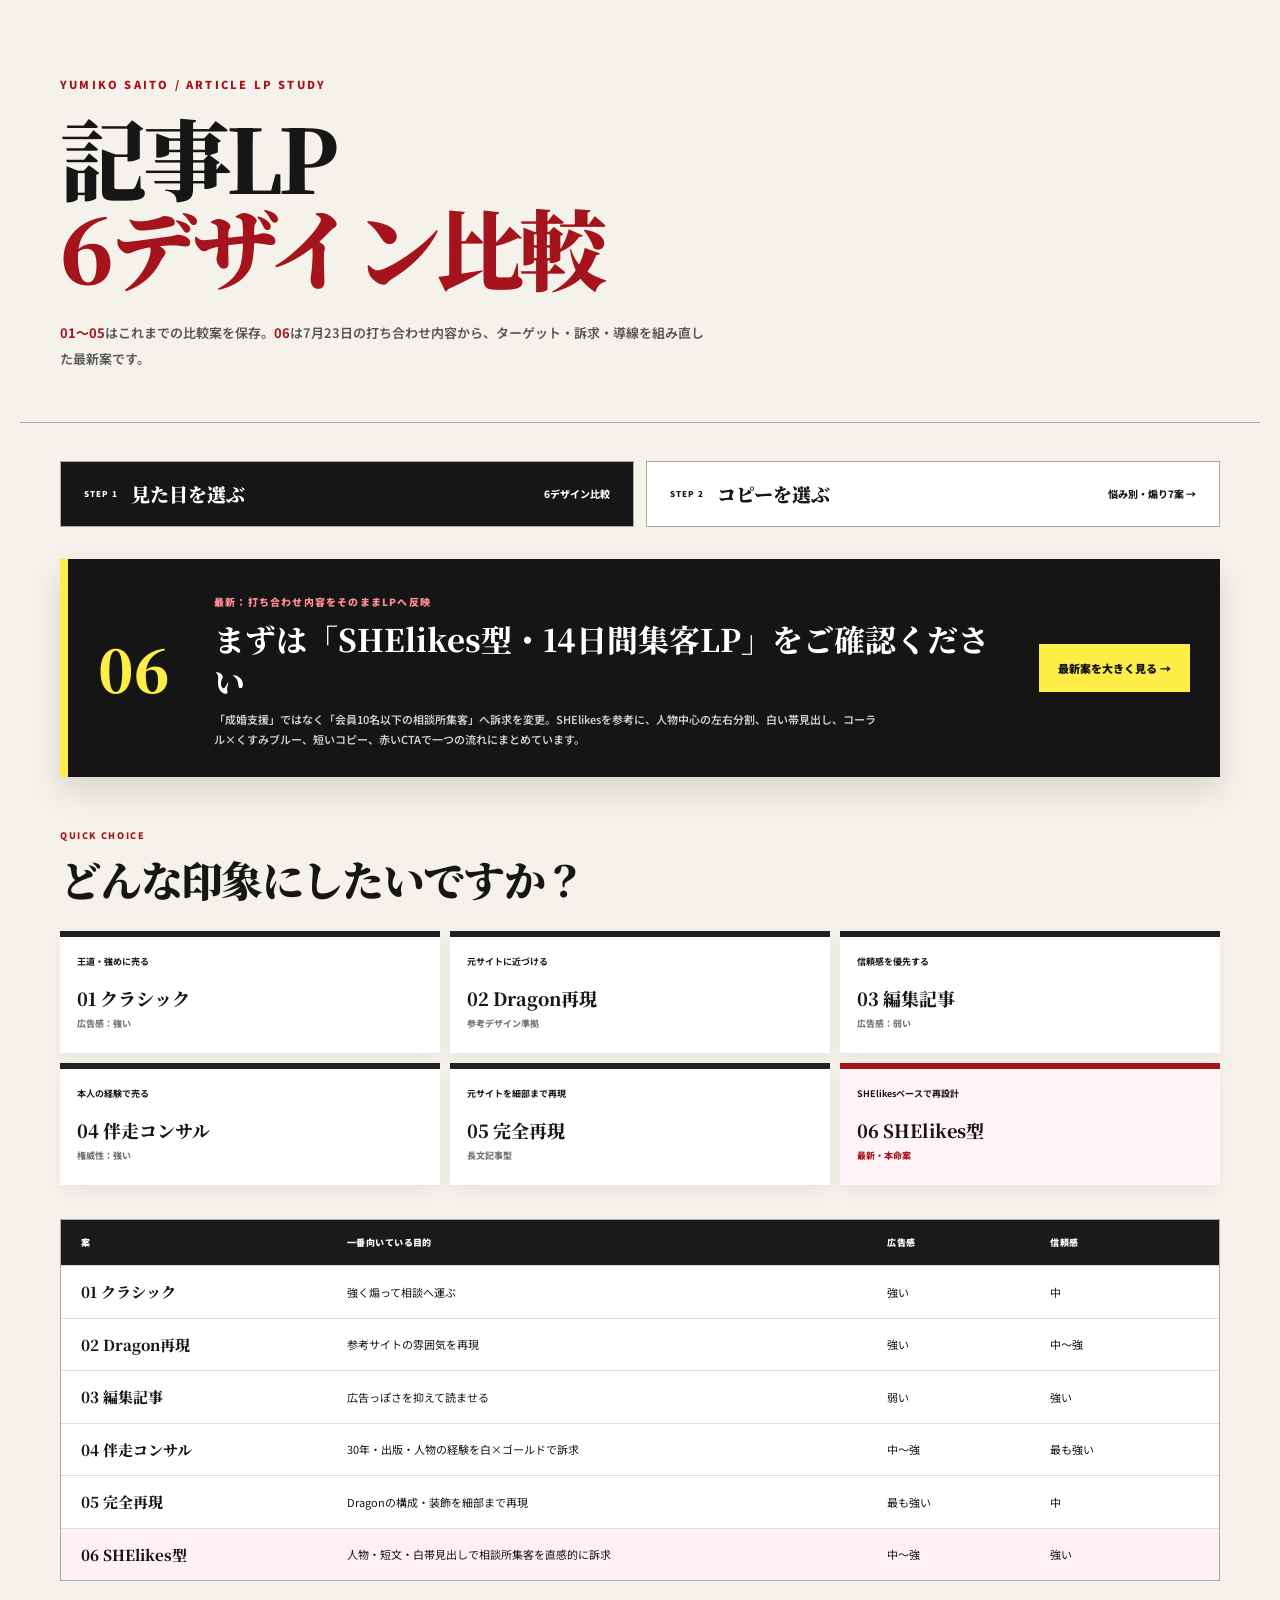
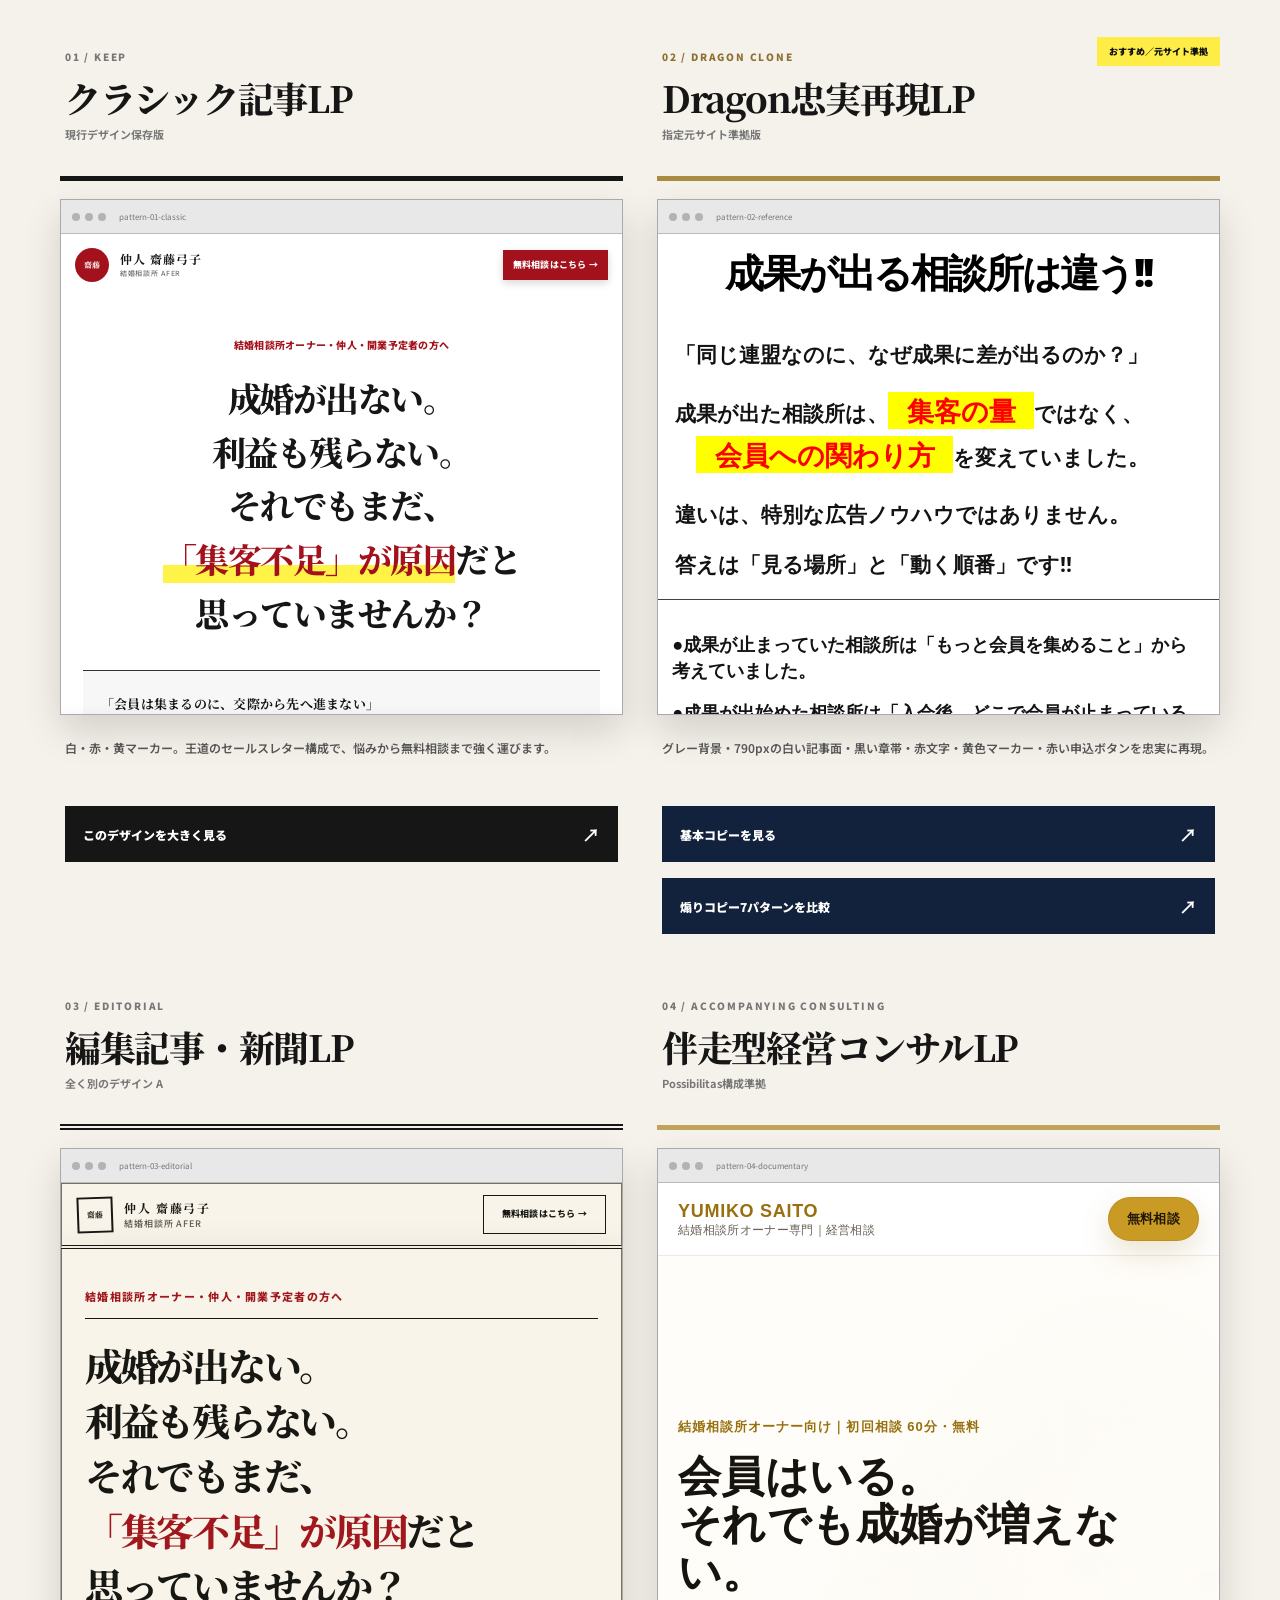
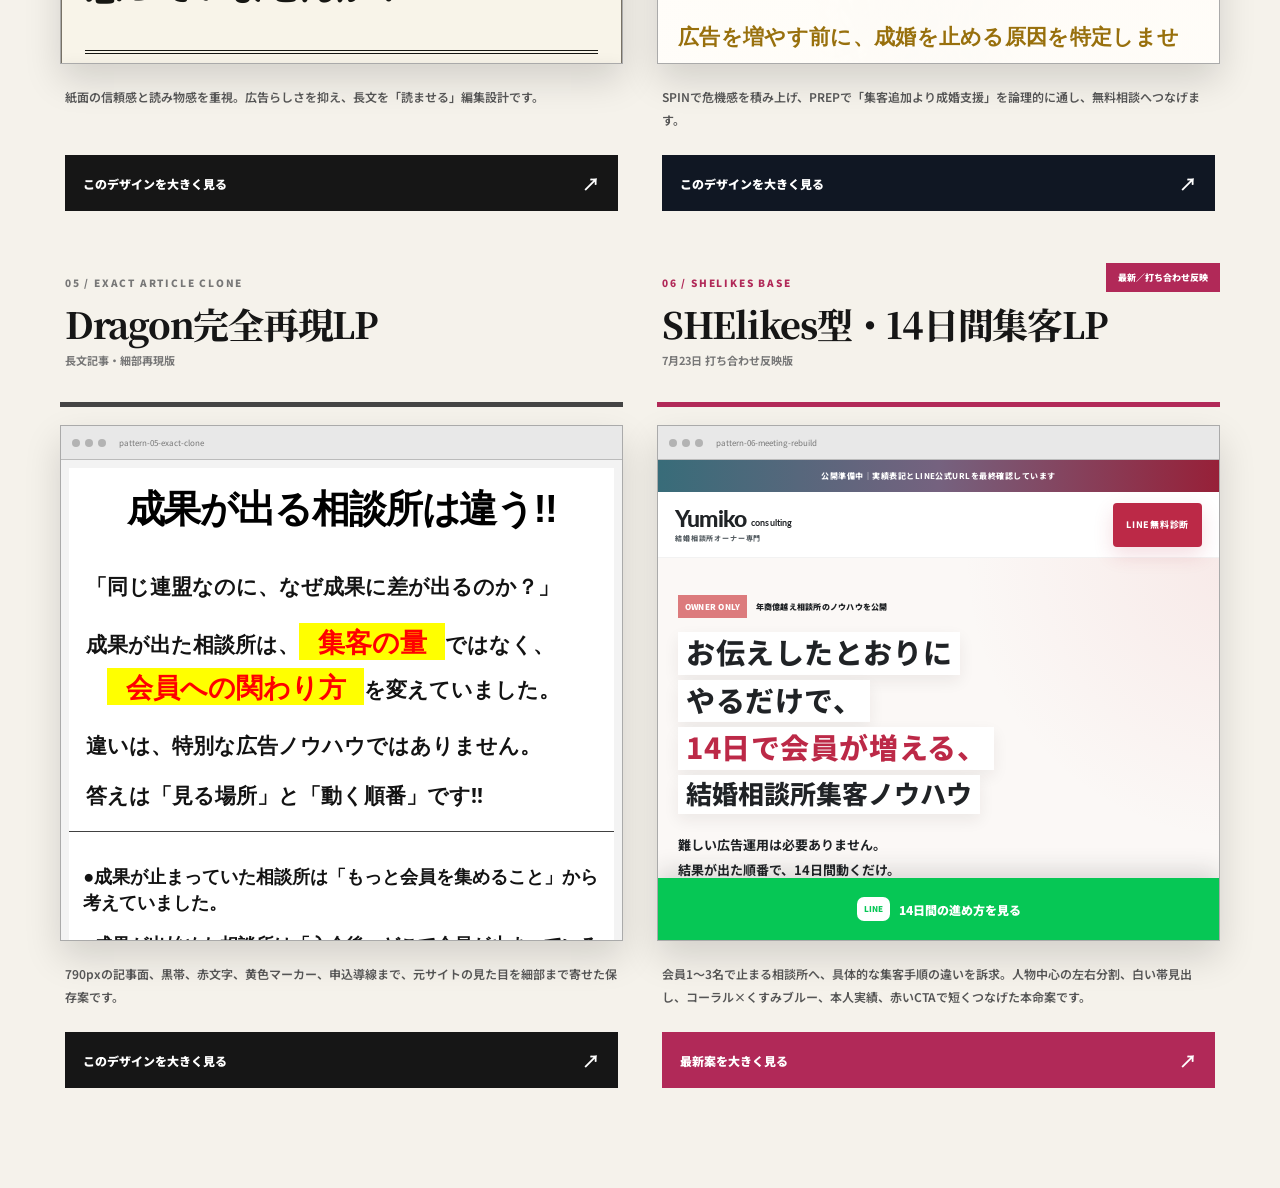
<file: index.html>
<!doctype html>
<html lang="ja">
<head>
  <meta charset="utf-8">
  <meta name="viewport" content="width=device-width, initial-scale=1">
  <meta name="robots" content="noindex,nofollow">
  <meta name="description" content="齋藤弓子の記事LPを、打ち合わせ反映版を含む6つのデザインと7つの煽りコピーから比較できます。">
  <meta property="og:type" content="website">
  <meta property="og:title" content="齋藤弓子 記事LP｜デザイン・コピー比較">
  <meta property="og:description" content="記事LPの6デザインと煽りコピー7案を、目的別に比較できます。">
  <meta property="og:url" content="https://fuma040201-lang.github.io/yumiko-saito-konkatsu-lp/">
  <meta property="og:image" content="https://fuma040201-lang.github.io/yumiko-saito-konkatsu-lp/og.png">
  <meta name="twitter:card" content="summary_large_image">
  <title>齋藤弓子 記事LP｜6デザイン比較</title>
  <link rel="preconnect" href="https://fonts.googleapis.com">
  <link rel="preconnect" href="https://fonts.gstatic.com" crossorigin>
  <link href="https://fonts.googleapis.com/css2?family=Noto+Sans+JP:wght@400;500;600;700;800;900&amp;family=Noto+Serif+JP:wght@500;600;700;800;900&amp;display=swap" rel="stylesheet">
  <link rel="stylesheet" href="showcase.css?v=2">
</head>
<body>
  <header class="showcase-header">
    <p>YUMIKO SAITO / ARTICLE LP STUDY</p>
    <h1>記事LP<br><span>6デザイン比較</span></h1>
    <div>
      <b>01〜05</b>はこれまでの比較案を保存。<b>06</b>は7月23日の打ち合わせ内容から、ターゲット・訴求・導線を組み直した最新案です。
    </div>
  </header>

  <nav class="compare-nav" aria-label="比較ページの切り替え">
    <a class="is-current" href="./"><small>STEP 1</small><b>見た目を選ぶ</b><span>6デザイン比較</span></a>
    <a href="copy-variants/"><small>STEP 2</small><b>コピーを選ぶ</b><span>悩み別・煽り7案 →</span></a>
  </nav>

  <section class="design-guide" aria-labelledby="design-guide-title">
    <div class="recommendation">
      <div class="recommendation-number">06</div>
      <div class="recommendation-copy">
        <span>最新：打ち合わせ内容をそのままLPへ反映</span>
        <h2 id="design-guide-title">まずは「SHElikes型・14日間集客LP」をご確認ください</h2>
        <p>「成婚支援」ではなく「会員10名以下の相談所集客」へ訴求を変更。SHElikesを参考に、人物中心の左右分割、白い帯見出し、コーラル×くすみブルー、短いコピー、赤いCTAで一つの流れにまとめています。</p>
      </div>
      <a href="pattern-06-meeting-rebuild/">最新案を大きく見る →</a>
    </div>

    <div class="quick-designs">
      <p class="eyebrow">QUICK CHOICE</p>
      <h2>どんな印象にしたいですか？</h2>
      <div class="quick-design-grid">
        <a href="#design-01"><small>王道・強めに売る</small><b>01 クラシック</b><span>広告感：強い</span></a>
        <a href="#design-02"><small>元サイトに近づける</small><b>02 Dragon再現</b><span>参考デザイン準拠</span></a>
        <a href="#design-03"><small>信頼感を優先する</small><b>03 編集記事</b><span>広告感：弱い</span></a>
        <a href="#design-04"><small>本人の経験で売る</small><b>04 伴走コンサル</b><span>権威性：強い</span></a>
        <a href="#design-05"><small>元サイトを細部まで再現</small><b>05 完全再現</b><span>長文記事型</span></a>
        <a class="recommended latest" href="#design-06"><small>SHElikesベースで再設計</small><b>06 SHElikes型</b><span>最新・本命案</span></a>
      </div>
    </div>

    <div class="design-matrix" aria-label="6デザインの比較">
      <div class="matrix-row matrix-head"><span>案</span><span>一番向いている目的</span><span>広告感</span><span>信頼感</span></div>
      <a class="matrix-row" href="#design-01"><b>01 クラシック</b><span>強く煽って相談へ運ぶ</span><span>強い</span><span>中</span></a>
      <a class="matrix-row" href="#design-02"><b>02 Dragon再現</b><span>参考サイトの雰囲気を再現</span><span>強い</span><span>中〜強</span></a>
      <a class="matrix-row" href="#design-03"><b>03 編集記事</b><span>広告っぽさを抑えて読ませる</span><span>弱い</span><span>強い</span></a>
      <a class="matrix-row" href="#design-04"><b>04 伴走コンサル</b><span>30年・出版・人物の経験を白×ゴールドで訴求</span><span>中〜強</span><span>最も強い</span></a>
      <a class="matrix-row" href="#design-05"><b>05 完全再現</b><span>Dragonの構成・装飾を細部まで再現</span><span>最も強い</span><span>中</span></a>
      <a class="matrix-row recommended" href="#design-06"><b>06 SHElikes型</b><span>人物・短文・白帯見出しで相談所集客を直感的に訴求</span><span>中〜強</span><span>強い</span></a>
    </div>
  </section>

  <main class="showcase-grid">
    <article class="design-card classic" id="design-01">
      <div class="card-head"><span>01 / KEEP</span><h2>クラシック記事LP</h2><p>現行デザイン保存版</p></div>
      <div class="browser-frame"><div><i></i><i></i><i></i><small>pattern-01-classic</small></div><iframe src="pattern-01-classic/" title="クラシック記事LPのプレビュー" loading="lazy"></iframe></div>
      <div class="card-foot"><p>白・赤・黄マーカー。王道のセールスレター構成で、悩みから無料相談まで強く運びます。</p><a href="pattern-01-classic/">このデザインを大きく見る <b>↗</b></a></div>
    </article>

    <article class="design-card reference" id="design-02">
      <div class="best-badge">おすすめ／元サイト準拠</div>
      <div class="card-head"><span>02 / DRAGON CLONE</span><h2>Dragon忠実再現LP</h2><p>指定元サイト準拠版</p></div>
      <div class="browser-frame"><div><i></i><i></i><i></i><small>pattern-02-reference</small></div><iframe src="pattern-02-reference/" title="参考サイト準拠LPのプレビュー" loading="lazy"></iframe></div>
      <div class="card-foot"><p>グレー背景・790pxの白い記事面・黒い章帯・赤文字・黄色マーカー・赤い申込ボタンを忠実に再現。</p><a href="pattern-02-reference/">基本コピーを見る <b>↗</b></a><a href="copy-variants/">煽りコピー7パターンを比較 <b>↗</b></a></div>
    </article>

    <article class="design-card editorial" id="design-03">
      <div class="card-head"><span>03 / EDITORIAL</span><h2>編集記事・新聞LP</h2><p>全く別のデザイン A</p></div>
      <div class="browser-frame"><div><i></i><i></i><i></i><small>pattern-03-editorial</small></div><iframe src="pattern-03-editorial/" title="編集記事LPのプレビュー" loading="lazy"></iframe></div>
      <div class="card-foot"><p>紙面の信頼感と読み物感を重視。広告らしさを抑え、長文を「読ませる」編集設計です。</p><a href="pattern-03-editorial/">このデザインを大きく見る <b>↗</b></a></div>
    </article>

    <article class="design-card documentary" id="design-04">
      <div class="card-head"><span>04 / ACCOMPANYING CONSULTING</span><h2>伴走型経営コンサルLP</h2><p>Possibilitas構成準拠</p></div>
      <div class="browser-frame"><div><i></i><i></i><i></i><small>pattern-04-documentary</small></div><iframe src="pattern-04-documentary/" title="伴走型経営コンサルLPのプレビュー" loading="lazy"></iframe></div>
      <div class="card-foot"><p>SPINで危機感を積み上げ、PREPで「集客追加より成婚支援」を論理的に通し、無料相談へつなげます。</p><a href="pattern-04-documentary/">このデザインを大きく見る <b>↗</b></a></div>
    </article>

    <article class="design-card exact" id="design-05">
      <div class="card-head"><span>05 / EXACT ARTICLE CLONE</span><h2>Dragon完全再現LP</h2><p>長文記事・細部再現版</p></div>
      <div class="browser-frame"><div><i></i><i></i><i></i><small>pattern-05-exact-clone</small></div><iframe src="pattern-05-exact-clone/" title="Dragon完全再現LPのプレビュー" loading="lazy"></iframe></div>
      <div class="card-foot"><p>790pxの記事面、黒帯、赤文字、黄色マーカー、申込導線まで、元サイトの見た目を細部まで寄せた保存案です。</p><a href="pattern-05-exact-clone/">このデザインを大きく見る <b>↗</b></a></div>
    </article>

    <article class="design-card meeting" id="design-06">
      <div class="best-badge">最新／打ち合わせ反映</div>
      <div class="card-head"><span>06 / SHELIKES BASE</span><h2>SHElikes型・14日間集客LP</h2><p>7月23日 打ち合わせ反映版</p></div>
      <div class="browser-frame"><div><i></i><i></i><i></i><small>pattern-06-meeting-rebuild</small></div><iframe src="pattern-06-meeting-rebuild/" title="14日間・相談所集客LPのプレビュー" loading="lazy"></iframe></div>
      <div class="card-foot"><p>会員1〜3名で止まる相談所へ、具体的な集客手順の違いを訴求。人物中心の左右分割、白い帯見出し、コーラル×くすみブルー、本人実績、赤いCTAで短くつなげた本命案です。</p><a href="pattern-06-meeting-rebuild/">最新案を大きく見る <b>↗</b></a></div>
    </article>
  </main>
</body>
</html>
</file>
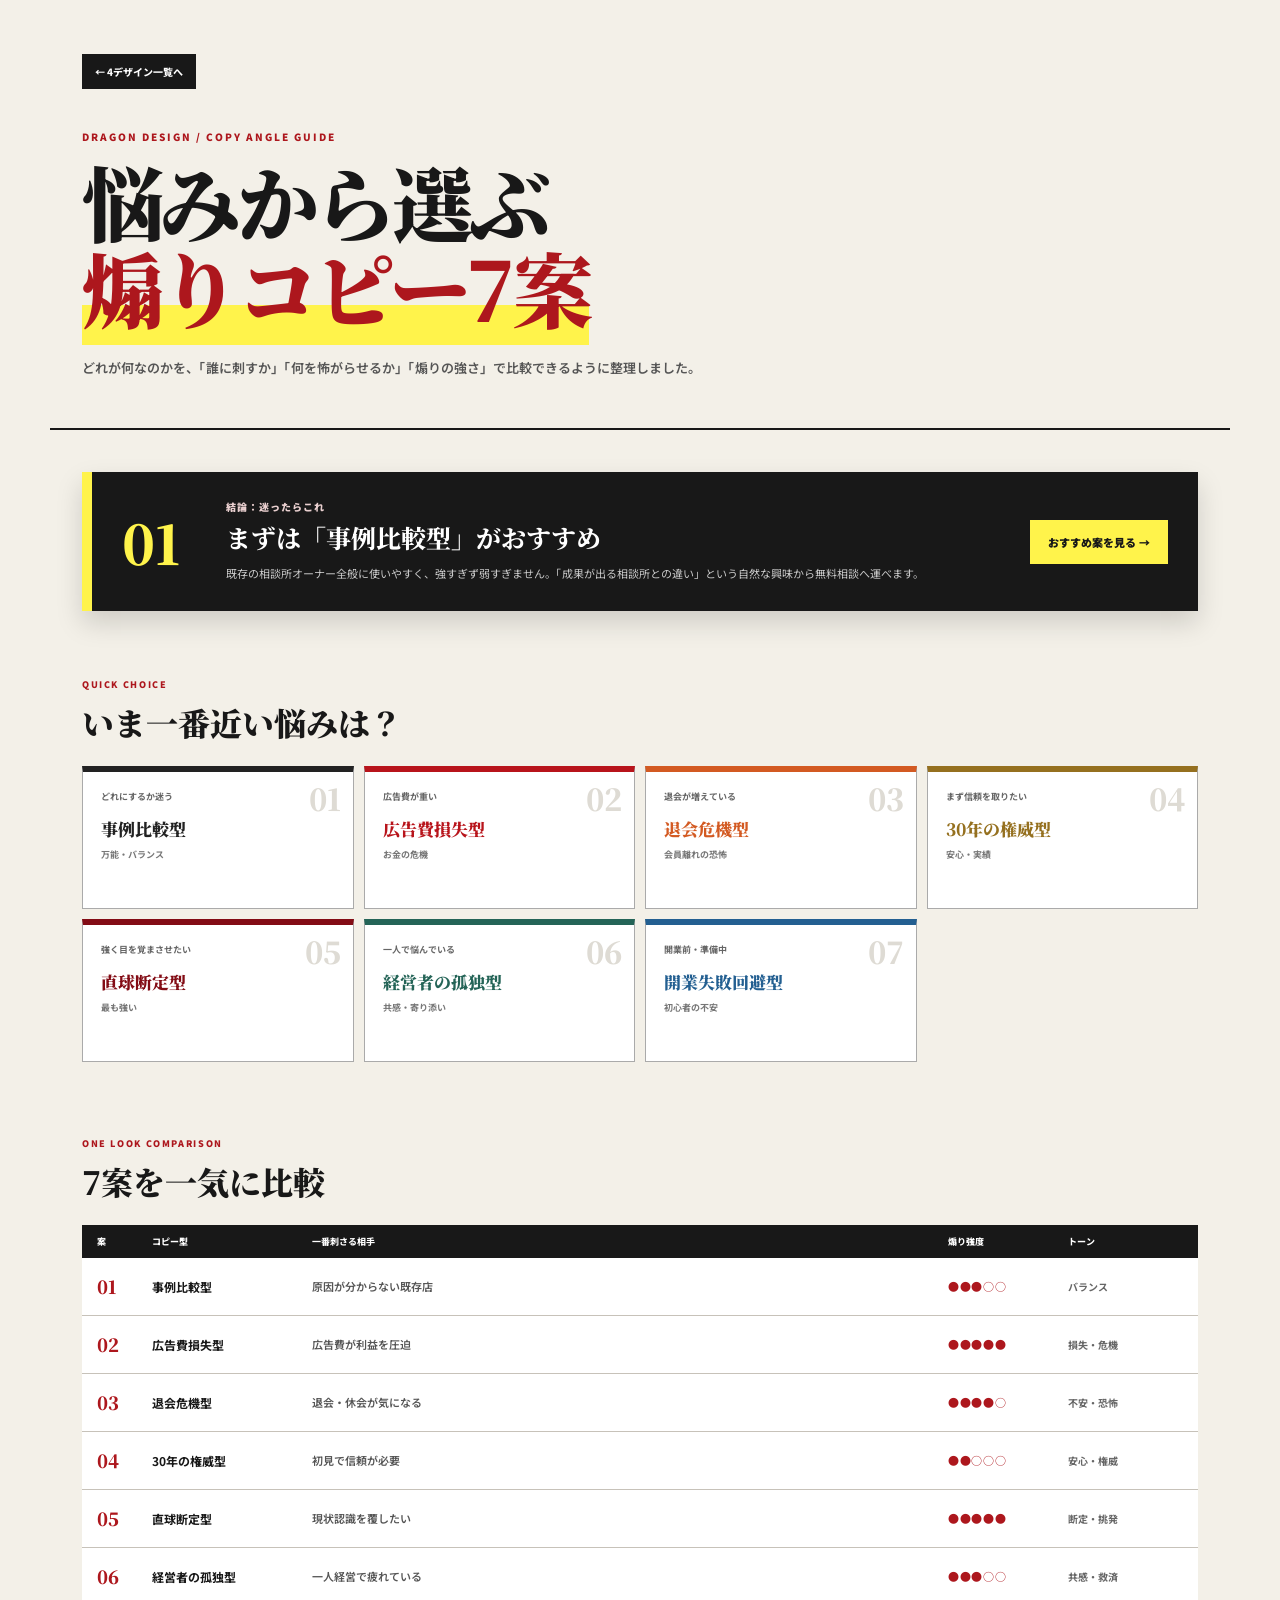
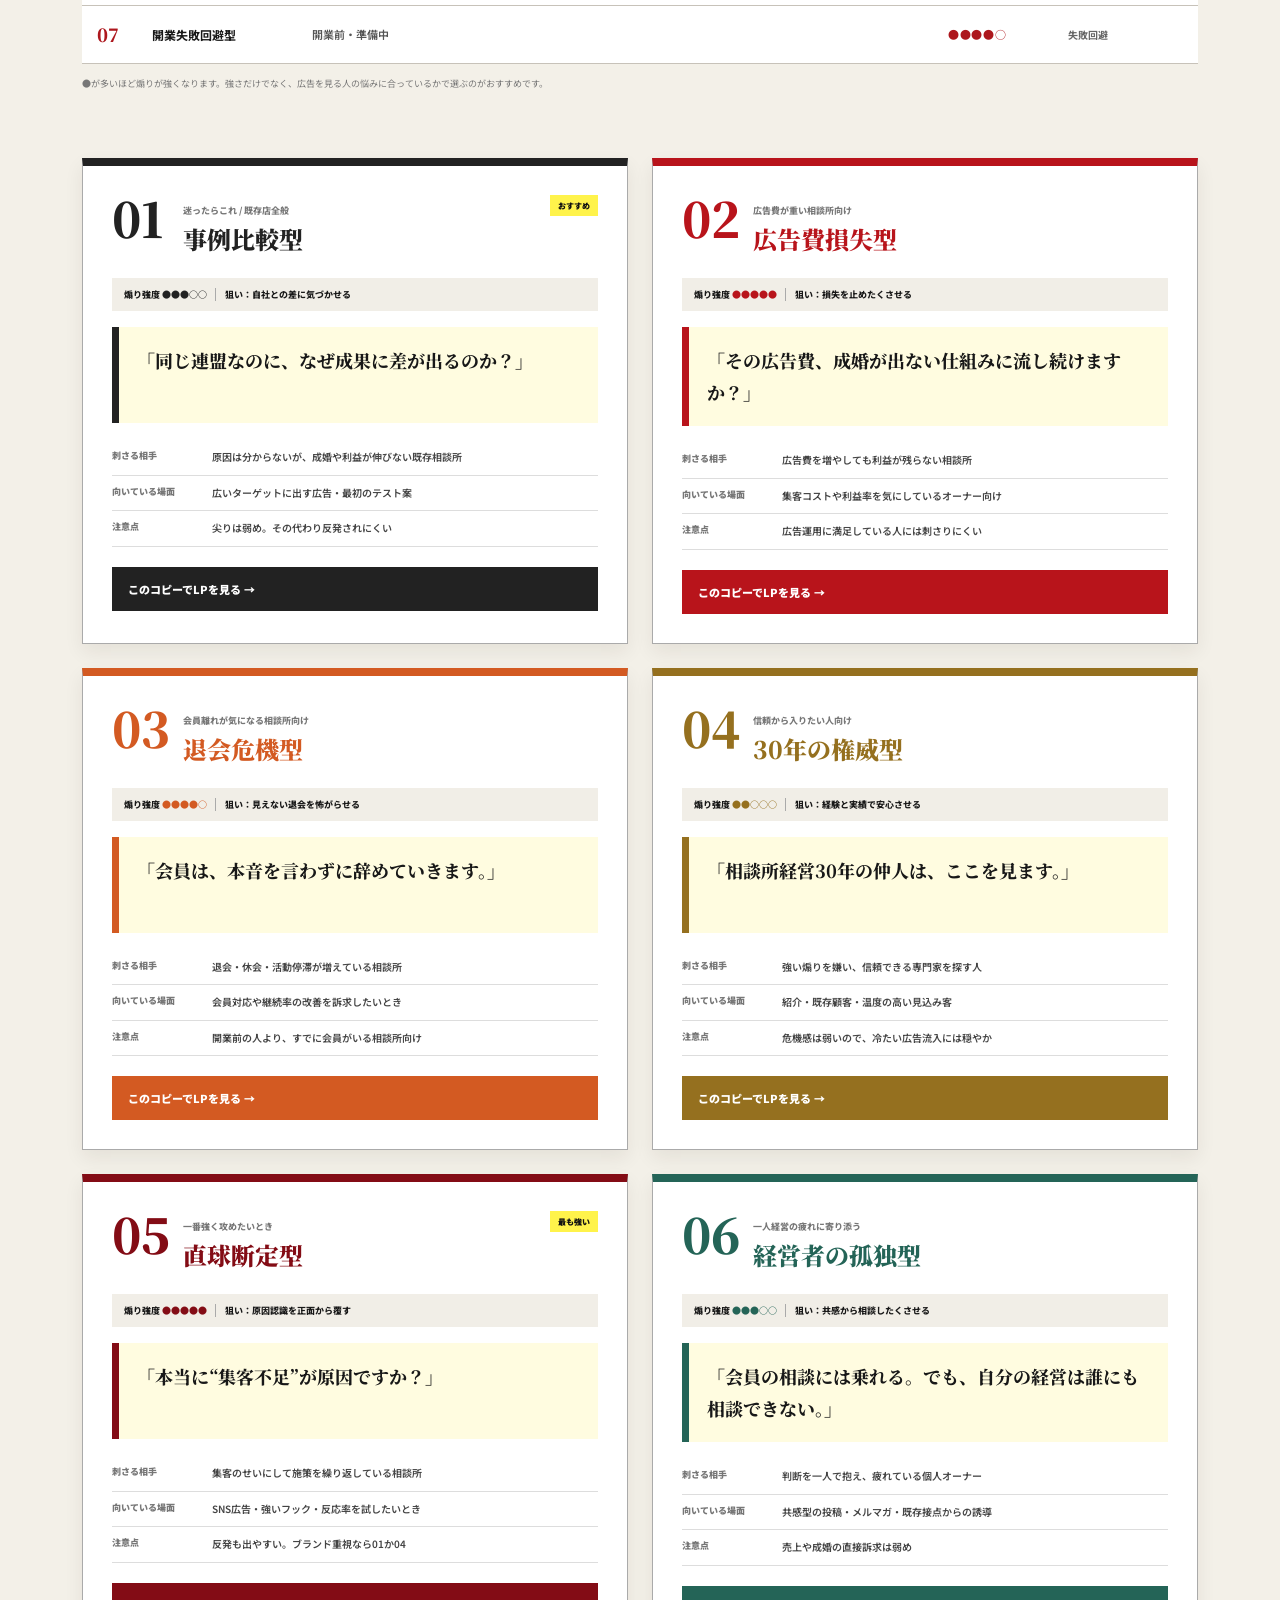
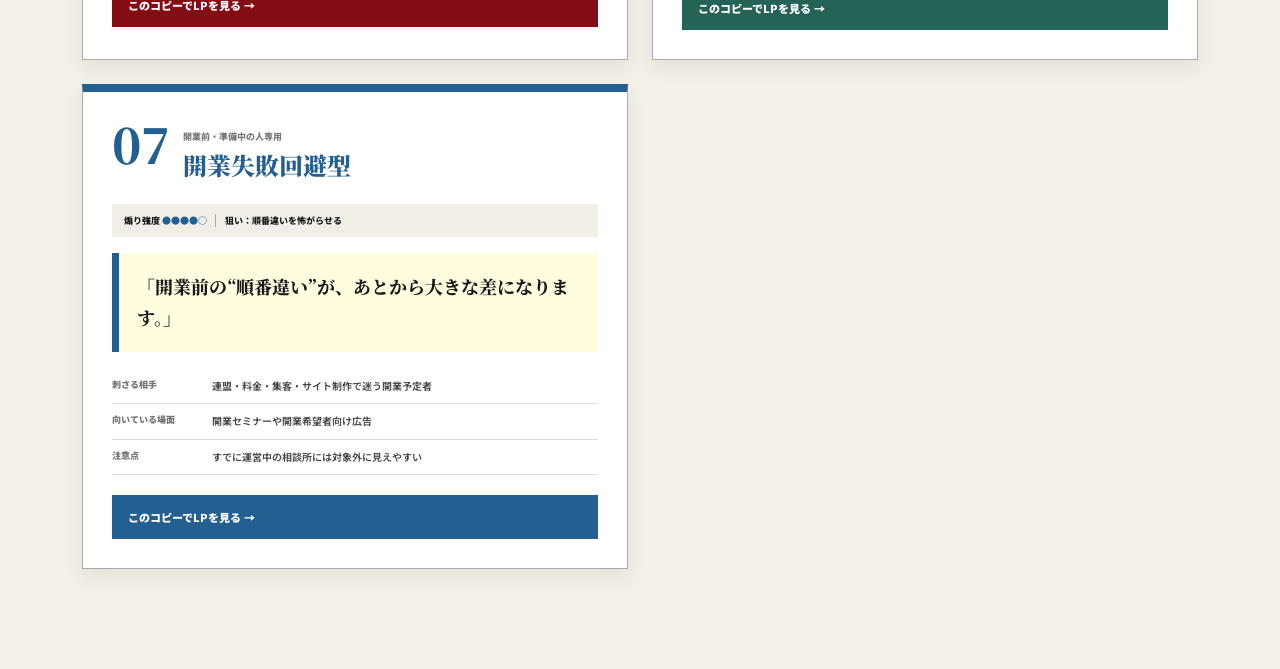
<file: copy-variants/index.html>
<!doctype html>
<html lang="ja">
<head>
  <meta charset="utf-8">
  <meta name="viewport" content="width=device-width,initial-scale=1">
  <meta name="robots" content="noindex,nofollow">
  <title>悩みから選ぶ｜煽りコピー7パターン比較</title>
  <link rel="preconnect" href="https://fonts.googleapis.com">
  <link rel="preconnect" href="https://fonts.gstatic.com" crossorigin>
  <link href="https://fonts.googleapis.com/css2?family=Noto+Sans+JP:wght@400;600;700;800;900&amp;family=Noto+Serif+JP:wght@600;700;800;900&amp;display=swap" rel="stylesheet">
  <link rel="stylesheet" href="styles.css?v=2">
</head>
<body>
  <header class="page-head">
    <a class="back-link" href="../">← 4デザイン一覧へ</a>
    <p>DRAGON DESIGN / COPY ANGLE GUIDE</p>
    <h1>悩みから選ぶ<br><mark>煽りコピー7案</mark></h1>
    <div>どれが何なのかを、「誰に刺すか」「何を怖がらせるか」「煽りの強さ」で比較できるように整理しました。</div>
  </header>

  <section class="recommendation" aria-labelledby="recommend-title">
    <div class="recommend-number">01</div>
    <div>
      <p>結論：迷ったらこれ</p>
      <h2 id="recommend-title">まずは「事例比較型」がおすすめ</h2>
      <span>既存の相談所オーナー全般に使いやすく、強すぎず弱すぎません。「成果が出る相談所との違い」という自然な興味から無料相談へ運べます。</span>
    </div>
    <a href="../pattern-02-reference/?angle=case">おすすめ案を見る →</a>
  </section>

  <section class="chooser" aria-labelledby="chooser-title">
    <div class="section-title"><span>QUICK CHOICE</span><h2 id="chooser-title">いま一番近い悩みは？</h2></div>
    <div class="chooser-grid">
      <a href="#angle-01" style="--accent:#222"><small>どれにするか迷う</small><b>01</b><strong>事例比較型</strong><em>万能・バランス</em></a>
      <a href="#angle-02" style="--accent:#b8141b"><small>広告費が重い</small><b>02</b><strong>広告費損失型</strong><em>お金の危機</em></a>
      <a href="#angle-03" style="--accent:#d35a22"><small>退会が増えている</small><b>03</b><strong>退会危機型</strong><em>会員離れの恐怖</em></a>
      <a href="#angle-04" style="--accent:#95701f"><small>まず信頼を取りたい</small><b>04</b><strong>30年の権威型</strong><em>安心・実績</em></a>
      <a href="#angle-05" style="--accent:#830c15"><small>強く目を覚まさせたい</small><b>05</b><strong>直球断定型</strong><em>最も強い</em></a>
      <a href="#angle-06" style="--accent:#246457"><small>一人で悩んでいる</small><b>06</b><strong>経営者の孤独型</strong><em>共感・寄り添い</em></a>
      <a href="#angle-07" style="--accent:#235f91"><small>開業前・準備中</small><b>07</b><strong>開業失敗回避型</strong><em>初心者の不安</em></a>
    </div>
  </section>

  <section class="matrix" aria-labelledby="matrix-title">
    <div class="section-title"><span>ONE LOOK COMPARISON</span><h2 id="matrix-title">7案を一気に比較</h2></div>
    <div class="matrix-head" aria-hidden="true"><span>案</span><span>コピー型</span><span>一番刺さる相手</span><span>煽り強度</span><span>トーン</span></div>
    <a class="matrix-row" href="#angle-01"><b>01</b><strong>事例比較型</strong><span>原因が分からない既存店</span><i>●●●○○</i><em>バランス</em></a>
    <a class="matrix-row" href="#angle-02"><b>02</b><strong>広告費損失型</strong><span>広告費が利益を圧迫</span><i>●●●●●</i><em>損失・危機</em></a>
    <a class="matrix-row" href="#angle-03"><b>03</b><strong>退会危機型</strong><span>退会・休会が気になる</span><i>●●●●○</i><em>不安・恐怖</em></a>
    <a class="matrix-row" href="#angle-04"><b>04</b><strong>30年の権威型</strong><span>初見で信頼が必要</span><i>●●○○○</i><em>安心・権威</em></a>
    <a class="matrix-row" href="#angle-05"><b>05</b><strong>直球断定型</strong><span>現状認識を覆したい</span><i>●●●●●</i><em>断定・挑発</em></a>
    <a class="matrix-row" href="#angle-06"><b>06</b><strong>経営者の孤独型</strong><span>一人経営で疲れている</span><i>●●●○○</i><em>共感・救済</em></a>
    <a class="matrix-row" href="#angle-07"><b>07</b><strong>開業失敗回避型</strong><span>開業前・準備中</span><i>●●●●○</i><em>失敗回避</em></a>
    <p>●が多いほど煽りが強くなります。強さだけでなく、広告を見る人の悩みに合っているかで選ぶのがおすすめです。</p>
  </section>

  <main class="angle-grid">
    <article id="angle-01" style="--accent:#222">
      <div class="card-top"><b>01</b><div><span>迷ったらこれ / 既存店全般</span><h2>事例比較型</h2></div><mark>おすすめ</mark></div>
      <div class="spec"><span>煽り強度 <i>●●●○○</i></span><span>狙い：自社との差に気づかせる</span></div>
      <p class="headline">「同じ連盟なのに、なぜ成果に差が出るのか？」</p>
      <dl><div><dt>刺さる相手</dt><dd>原因は分からないが、成婚や利益が伸びない既存相談所</dd></div><div><dt>向いている場面</dt><dd>広いターゲットに出す広告・最初のテスト案</dd></div><div><dt>注意点</dt><dd>尖りは弱め。その代わり反発されにくい</dd></div></dl>
      <a href="../pattern-02-reference/?angle=case">このコピーでLPを見る →</a>
    </article>

    <article id="angle-02" style="--accent:#b8141b">
      <div class="card-top"><b>02</b><div><span>広告費が重い相談所向け</span><h2>広告費損失型</h2></div></div>
      <div class="spec"><span>煽り強度 <i>●●●●●</i></span><span>狙い：損失を止めたくさせる</span></div>
      <p class="headline">「その広告費、成婚が出ない仕組みに流し続けますか？」</p>
      <dl><div><dt>刺さる相手</dt><dd>広告費を増やしても利益が残らない相談所</dd></div><div><dt>向いている場面</dt><dd>集客コストや利益率を気にしているオーナー向け</dd></div><div><dt>注意点</dt><dd>広告運用に満足している人には刺さりにくい</dd></div></dl>
      <a href="../pattern-02-reference/?angle=loss">このコピーでLPを見る →</a>
    </article>

    <article id="angle-03" style="--accent:#d35a22">
      <div class="card-top"><b>03</b><div><span>会員離れが気になる相談所向け</span><h2>退会危機型</h2></div></div>
      <div class="spec"><span>煽り強度 <i>●●●●○</i></span><span>狙い：見えない退会を怖がらせる</span></div>
      <p class="headline">「会員は、本音を言わずに辞めていきます。」</p>
      <dl><div><dt>刺さる相手</dt><dd>退会・休会・活動停滞が増えている相談所</dd></div><div><dt>向いている場面</dt><dd>会員対応や継続率の改善を訴求したいとき</dd></div><div><dt>注意点</dt><dd>開業前の人より、すでに会員がいる相談所向け</dd></div></dl>
      <a href="../pattern-02-reference/?angle=withdrawal">このコピーでLPを見る →</a>
    </article>

    <article id="angle-04" style="--accent:#95701f">
      <div class="card-top"><b>04</b><div><span>信頼から入りたい人向け</span><h2>30年の権威型</h2></div></div>
      <div class="spec"><span>煽り強度 <i>●●○○○</i></span><span>狙い：経験と実績で安心させる</span></div>
      <p class="headline">「相談所経営30年の仲人は、ここを見ます。」</p>
      <dl><div><dt>刺さる相手</dt><dd>強い煽りを嫌い、信頼できる専門家を探す人</dd></div><div><dt>向いている場面</dt><dd>紹介・既存顧客・温度の高い見込み客</dd></div><div><dt>注意点</dt><dd>危機感は弱いので、冷たい広告流入には穏やか</dd></div></dl>
      <a href="../pattern-02-reference/?angle=authority">このコピーでLPを見る →</a>
    </article>

    <article id="angle-05" style="--accent:#830c15">
      <div class="card-top"><b>05</b><div><span>一番強く攻めたいとき</span><h2>直球断定型</h2></div><mark>最も強い</mark></div>
      <div class="spec"><span>煽り強度 <i>●●●●●</i></span><span>狙い：原因認識を正面から覆す</span></div>
      <p class="headline">「本当に“集客不足”が原因ですか？」</p>
      <dl><div><dt>刺さる相手</dt><dd>集客のせいにして施策を繰り返している相談所</dd></div><div><dt>向いている場面</dt><dd>SNS広告・強いフック・反応率を試したいとき</dd></div><div><dt>注意点</dt><dd>反発も出やすい。ブランド重視なら01か04</dd></div></dl>
      <a href="../pattern-02-reference/?angle=direct">このコピーでLPを見る →</a>
    </article>

    <article id="angle-06" style="--accent:#246457">
      <div class="card-top"><b>06</b><div><span>一人経営の疲れに寄り添う</span><h2>経営者の孤独型</h2></div></div>
      <div class="spec"><span>煽り強度 <i>●●●○○</i></span><span>狙い：共感から相談したくさせる</span></div>
      <p class="headline">「会員の相談には乗れる。でも、自分の経営は誰にも相談できない。」</p>
      <dl><div><dt>刺さる相手</dt><dd>判断を一人で抱え、疲れている個人オーナー</dd></div><div><dt>向いている場面</dt><dd>共感型の投稿・メルマガ・既存接点からの誘導</dd></div><div><dt>注意点</dt><dd>売上や成婚の直接訴求は弱め</dd></div></dl>
      <a href="../pattern-02-reference/?angle=lonely">このコピーでLPを見る →</a>
    </article>

    <article id="angle-07" style="--accent:#235f91">
      <div class="card-top"><b>07</b><div><span>開業前・準備中の人専用</span><h2>開業失敗回避型</h2></div></div>
      <div class="spec"><span>煽り強度 <i>●●●●○</i></span><span>狙い：順番違いを怖がらせる</span></div>
      <p class="headline">「開業前の“順番違い”が、あとから大きな差になります。」</p>
      <dl><div><dt>刺さる相手</dt><dd>連盟・料金・集客・サイト制作で迷う開業予定者</dd></div><div><dt>向いている場面</dt><dd>開業セミナーや開業希望者向け広告</dd></div><div><dt>注意点</dt><dd>すでに運営中の相談所には対象外に見えやすい</dd></div></dl>
      <a href="../pattern-02-reference/?angle=opening">このコピーでLPを見る →</a>
    </article>
  </main>
</body>
</html>
</file>
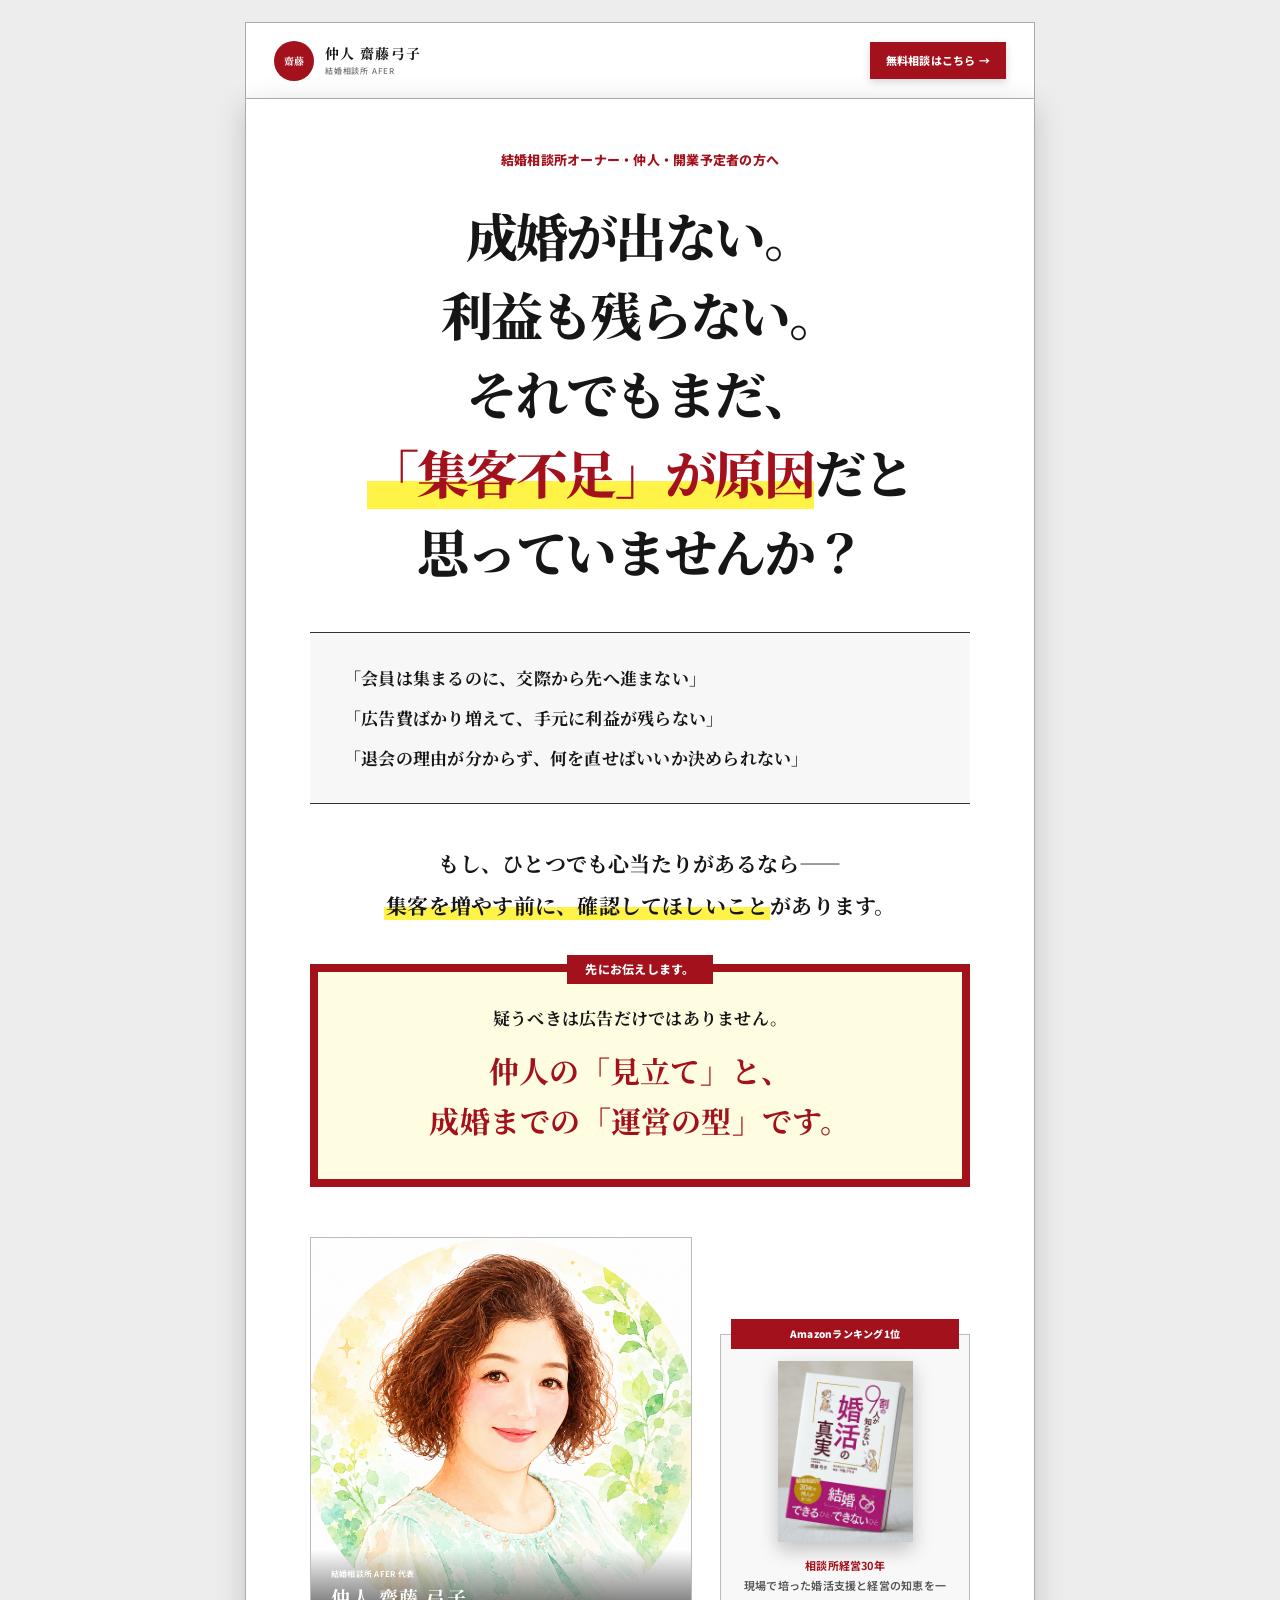
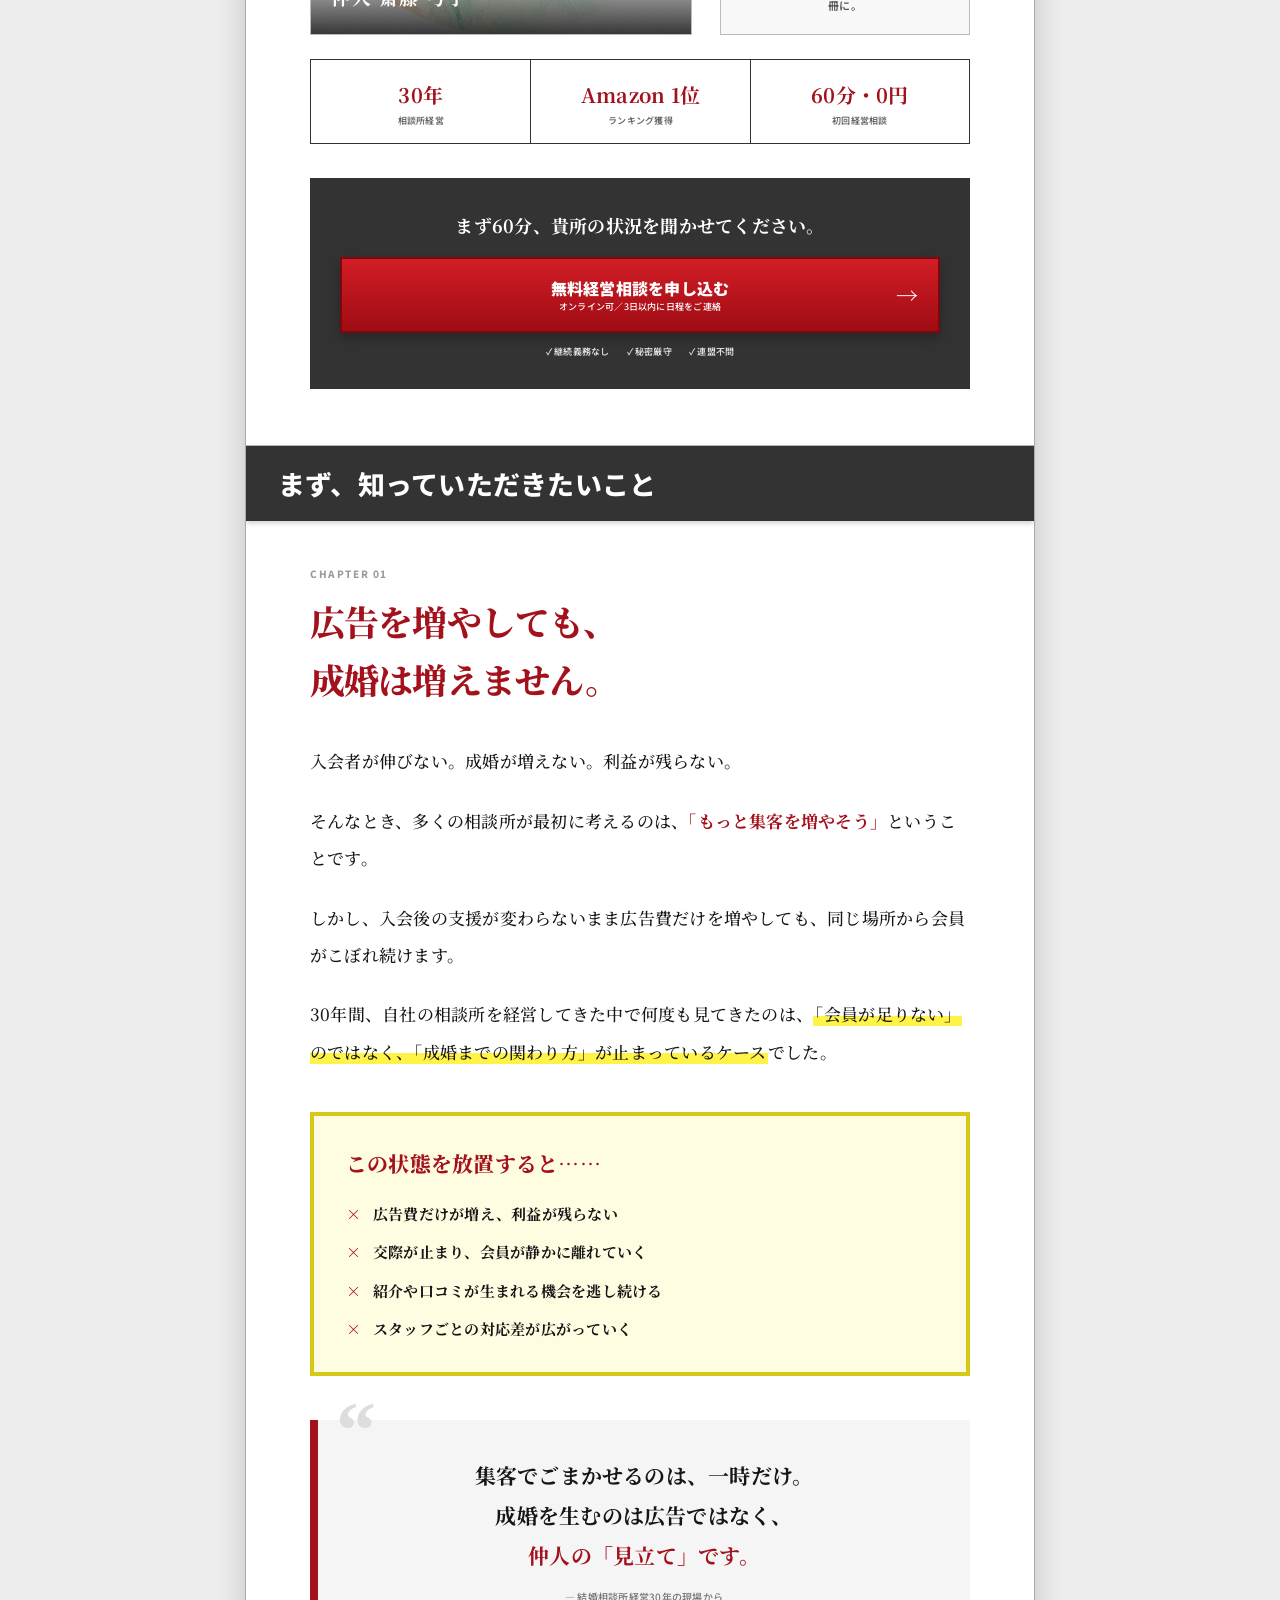
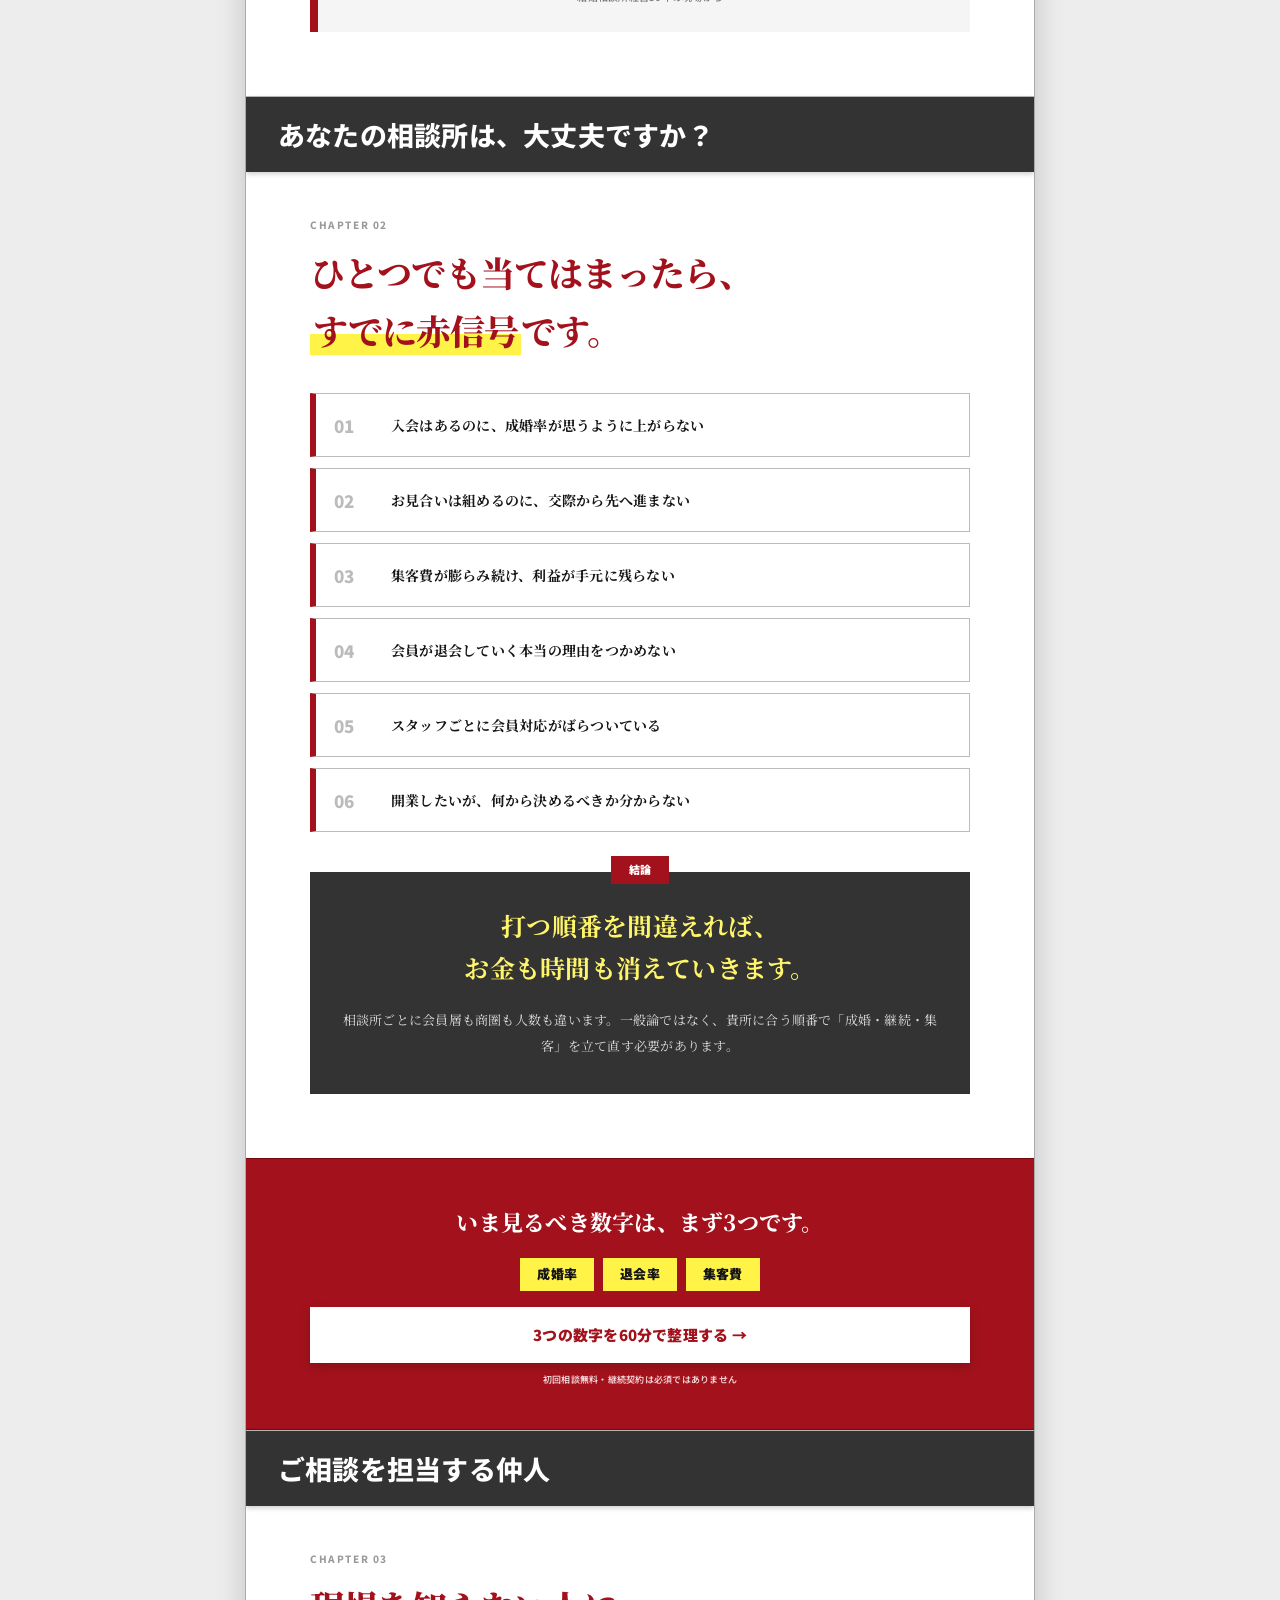
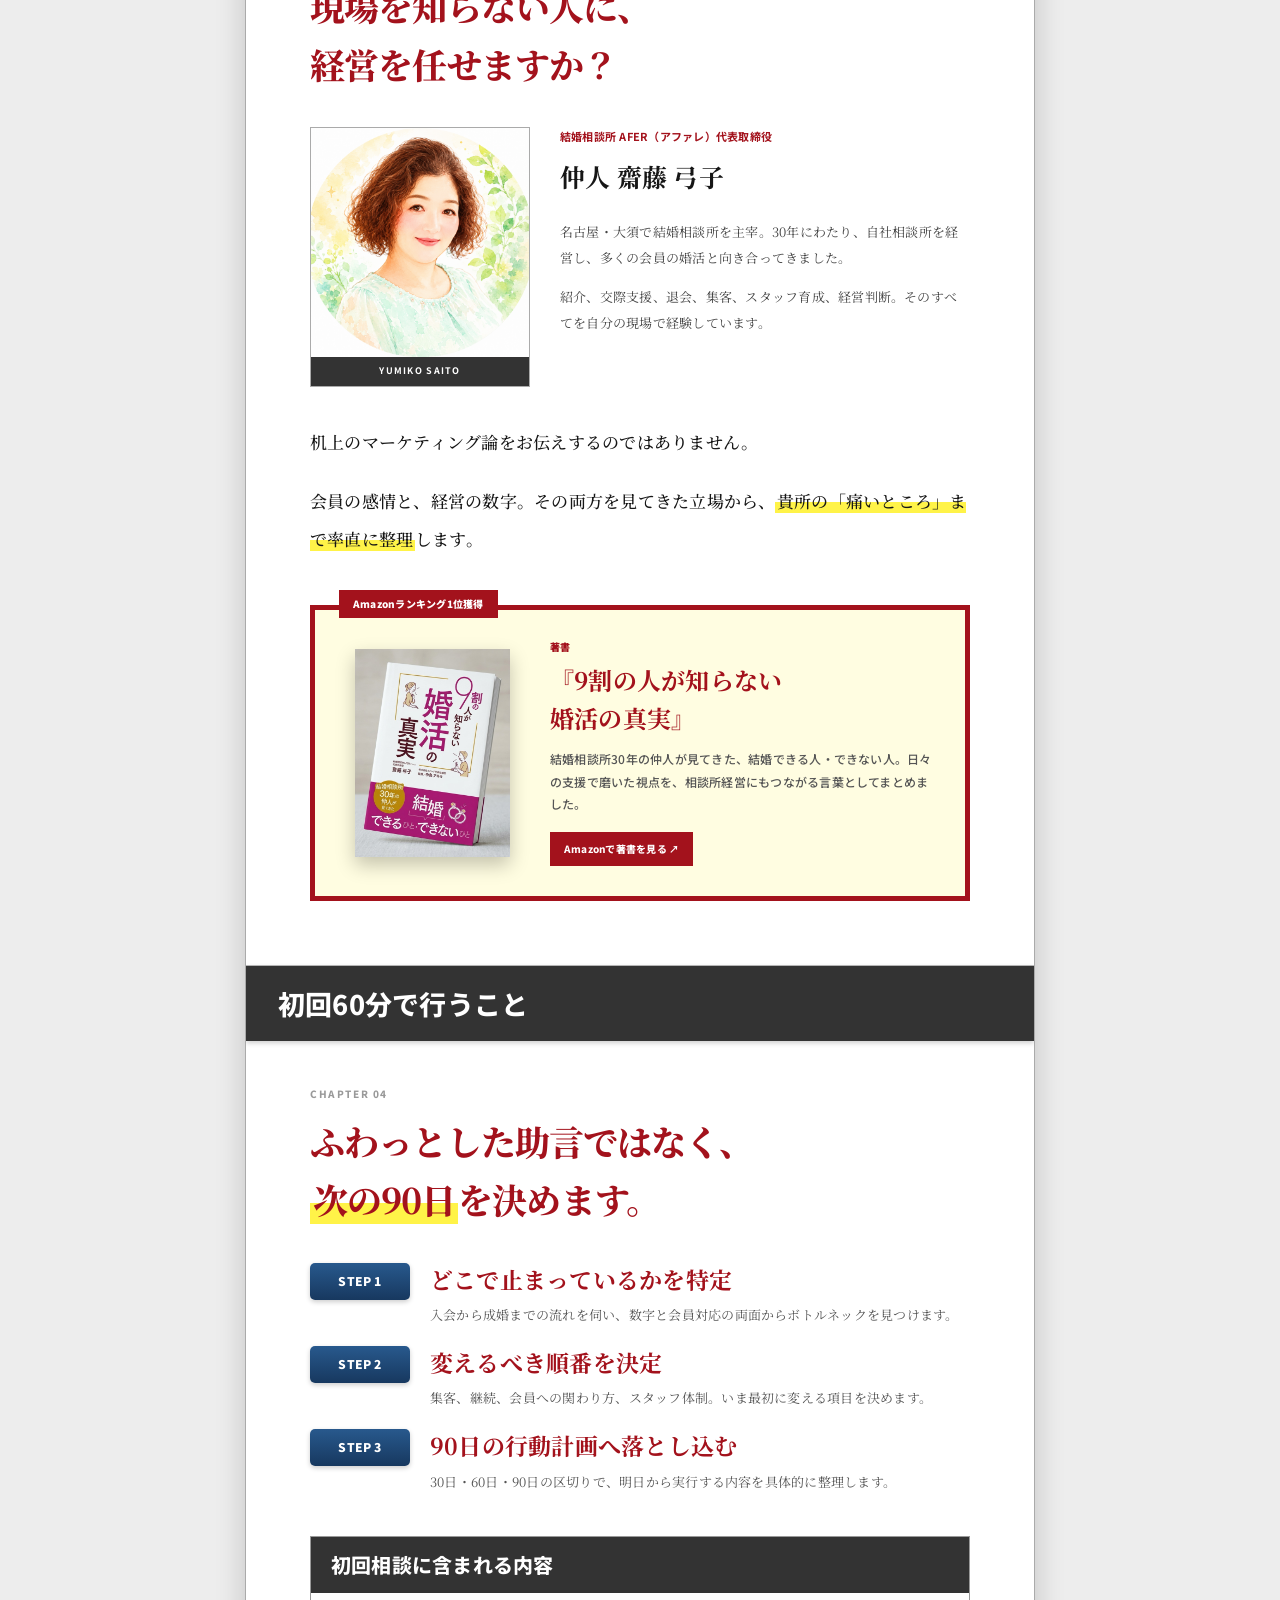
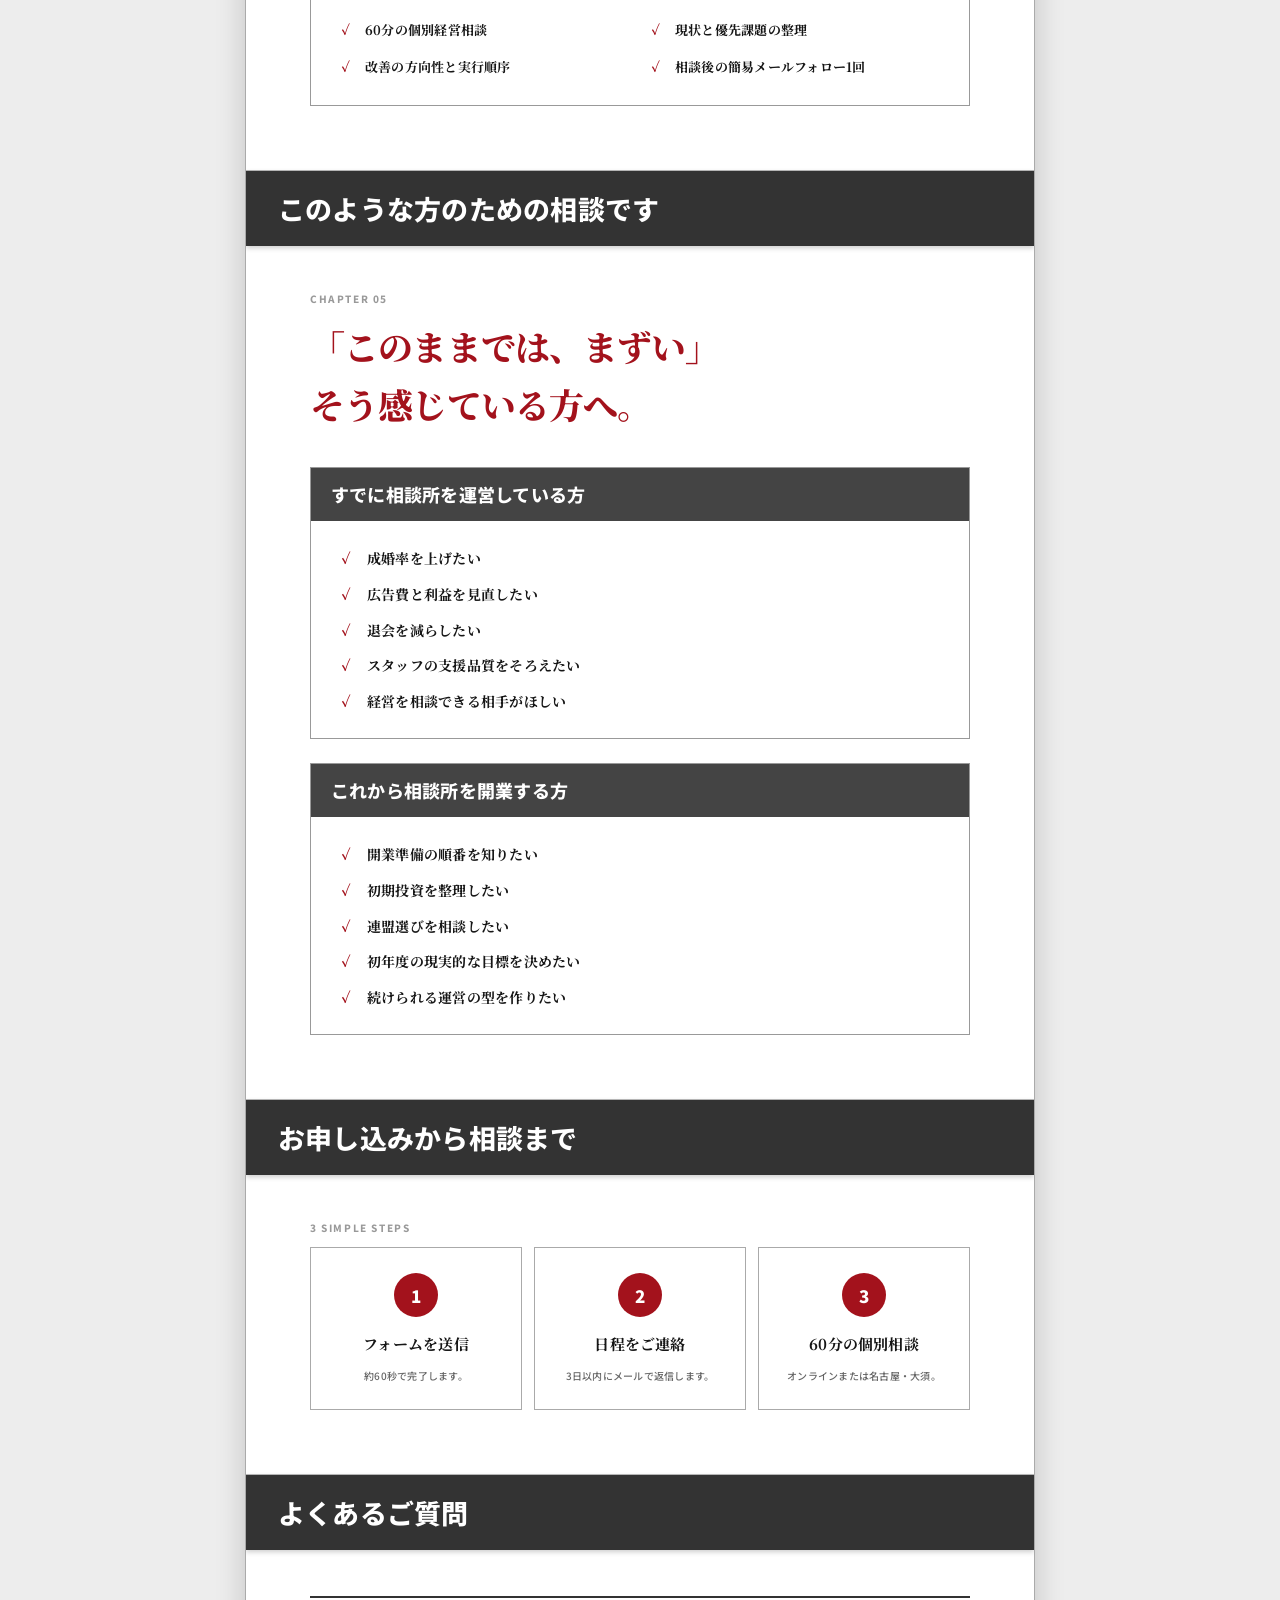
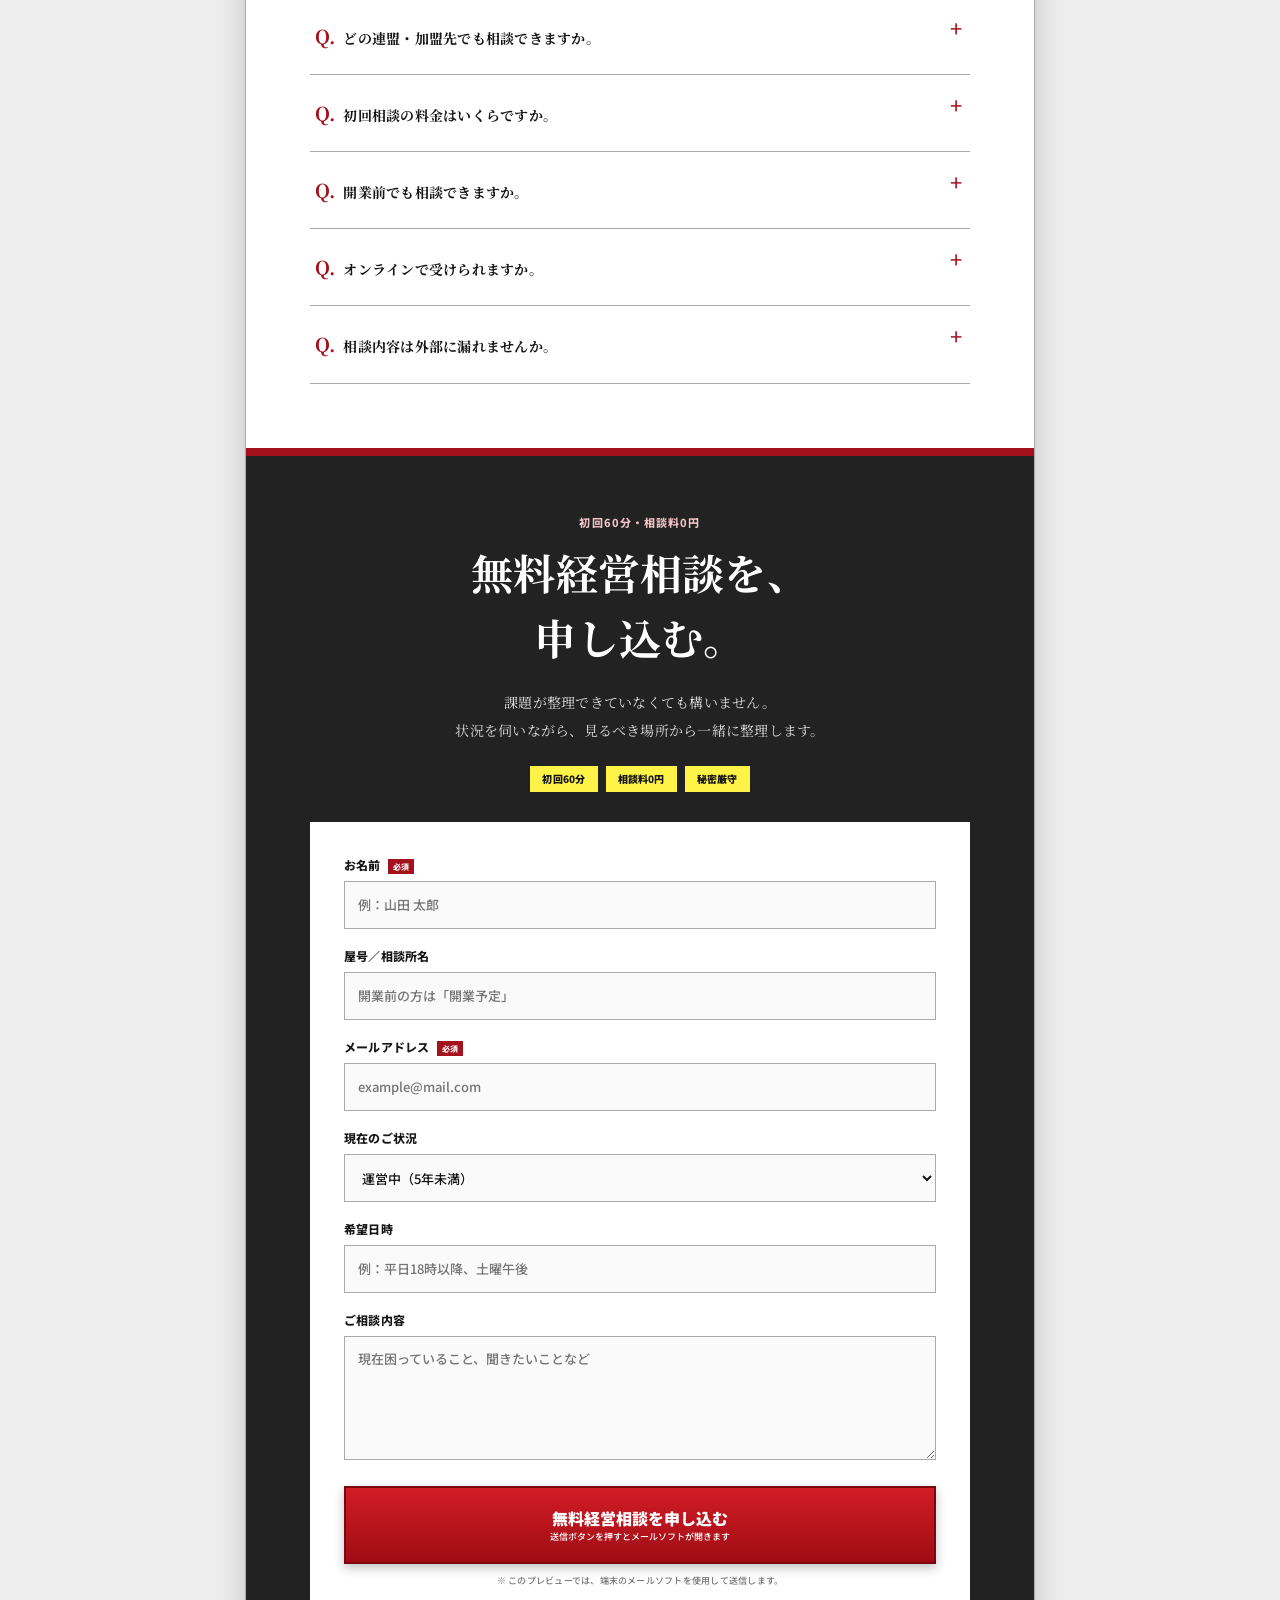
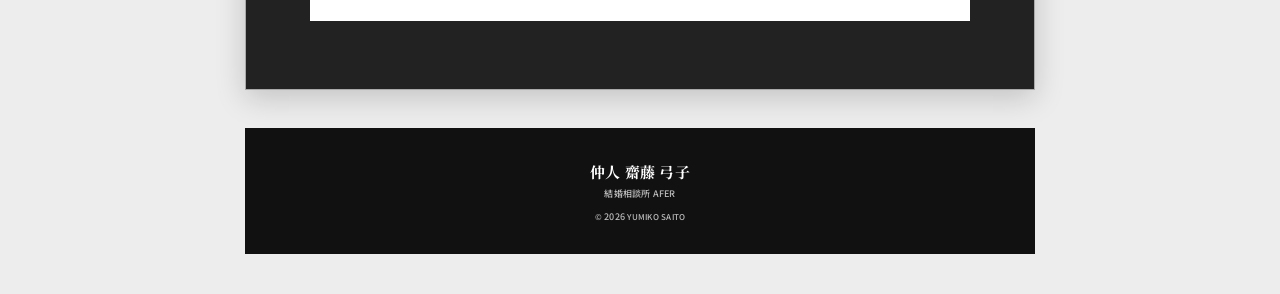
<file: pattern-01-classic/index.html>
<!doctype html>
<html lang="ja">
<head>
  <meta charset="utf-8">
  <meta name="viewport" content="width=device-width, initial-scale=1, viewport-fit=cover">
  <meta name="theme-color" content="#ffffff">
  <meta name="description" content="結婚相談所オーナー・仲人・開業予定者のための無料経営相談。相談所経営30年の仲人・齋藤弓子が、成婚・会員対応・集客の課題を60分で整理します。">
  <meta name="robots" content="noindex,nofollow">
  <title>成婚を出せる相談所へ｜仲人 齋藤弓子 無料経営相談</title>
  <link rel="preconnect" href="https://fonts.googleapis.com">
  <link rel="preconnect" href="https://fonts.gstatic.com" crossorigin>
  <link href="https://fonts.googleapis.com/css2?family=Noto+Sans+JP:wght@400;500;600;700;800;900&amp;family=Noto+Serif+JP:wght@400;500;600;700;800;900&amp;display=swap" rel="stylesheet">
  <link rel="stylesheet" href="styles.css?v=article-2">
</head>
<body>
  <div class="reading-progress" aria-hidden="true"><span id="readingProgress"></span></div>

  <header class="article-header">
    <a class="brand" href="#top" aria-label="ページ上部へ">
      <span class="brand-seal">齋藤</span>
      <span><b>仲人 齋藤弓子</b><small>結婚相談所 AFER</small></span>
    </a>
    <a class="header-cta" href="#apply">無料相談はこちら →</a>
  </header>

  <main class="sales-letter" id="top">
    <section class="article-hero">
      <p class="hero-audience">結婚相談所オーナー・仲人・開業予定者の方へ</p>
      <h1>
        成婚が出ない。<br>
        利益も残らない。<br>
        それでもまだ、<br>
        <span>「集客不足」が原因</span>だと<br>
        思っていませんか？
      </h1>

      <div class="reader-voice">
        <p>「会員は集まるのに、交際から先へ進まない」</p>
        <p>「広告費ばかり増えて、手元に利益が残らない」</p>
        <p>「退会の理由が分からず、何を直せばいいか決められない」</p>
      </div>

      <p class="hero-declaration">もし、ひとつでも心当たりがあるなら——<br><mark>集客を増やす前に、確認してほしいこと</mark>があります。</p>

      <div class="hero-answer">
        <p class="answer-label">先にお伝えします。</p>
        <p>疑うべきは広告だけではありません。</p>
        <strong>仲人の「見立て」と、<br>成婚までの「運営の型」です。</strong>
      </div>

      <div class="hero-proof">
        <div class="hero-portrait">
          <img src="assets/yumiko-portrait.png" alt="結婚相談所AFER代表 仲人 齋藤弓子" width="720" height="720">
          <div><small>結婚相談所 AFER 代表</small><b>仲人 齋藤 弓子</b></div>
        </div>
        <div class="hero-book">
          <span>Amazonランキング1位</span>
          <img src="assets/book-cover.jpg" alt="齋藤弓子著 9割の人が知らない婚活の真実" width="567" height="760">
          <p><b>相談所経営30年</b><br>現場で培った婚活支援と経営の知恵を一冊に。</p>
        </div>
      </div>

      <div class="fact-row" aria-label="実績と相談条件">
        <div><b>30年</b><span>相談所経営</span></div>
        <div><b>Amazon 1位</b><span>ランキング獲得</span></div>
        <div><b>60分・0円</b><span>初回経営相談</span></div>
      </div>

      <div class="article-cta">
        <p>まず60分、貴所の状況を聞かせてください。</p>
        <a href="#apply"><b>無料経営相談を申し込む</b><small>オンライン可／3日以内に日程をご連絡</small></a>
        <div><span>✓ 継続義務なし</span><span>✓ 秘密厳守</span><span>✓ 連盟不問</span></div>
      </div>
    </section>

    <section class="article-section reveal" aria-labelledby="chapter1">
      <h2 class="section-band" id="chapter1">まず、知っていただきたいこと</h2>
      <p class="chapter-number">CHAPTER 01</p>
      <h3 class="red-headline">広告を増やしても、<br>成婚は増えません。</h3>

      <div class="article-copy">
        <p>入会者が伸びない。成婚が増えない。利益が残らない。</p>
        <p>そんなとき、多くの相談所が最初に考えるのは、<strong>「もっと集客を増やそう」</strong>ということです。</p>
        <p>しかし、入会後の支援が変わらないまま広告費だけを増やしても、同じ場所から会員がこぼれ続けます。</p>
        <p>30年間、自社の相談所を経営してきた中で何度も見てきたのは、<mark>「会員が足りない」のではなく、「成婚までの関わり方」が止まっているケース</mark>でした。</p>
      </div>

      <div class="warning-box">
        <p class="warning-title">この状態を放置すると……</p>
        <ul>
          <li>広告費だけが増え、利益が残らない</li>
          <li>交際が止まり、会員が静かに離れていく</li>
          <li>紹介や口コミが生まれる機会を逃し続ける</li>
          <li>スタッフごとの対応差が広がっていく</li>
        </ul>
      </div>

      <blockquote class="article-quote">
        <p>集客でごまかせるのは、一時だけ。<br>成婚を生むのは広告ではなく、<br><strong>仲人の「見立て」です。</strong></p>
        <cite>— 結婚相談所経営30年の現場から</cite>
      </blockquote>
    </section>

    <section class="article-section reveal" aria-labelledby="chapter2">
      <h2 class="section-band" id="chapter2">あなたの相談所は、大丈夫ですか？</h2>
      <p class="chapter-number">CHAPTER 02</p>
      <h3 class="red-headline">ひとつでも当てはまったら、<br><mark>すでに赤信号</mark>です。</h3>

      <ul class="article-checklist">
        <li><span>01</span>入会はあるのに、成婚率が思うように上がらない</li>
        <li><span>02</span>お見合いは組めるのに、交際から先へ進まない</li>
        <li><span>03</span>集客費が膨らみ続け、利益が手元に残らない</li>
        <li><span>04</span>会員が退会していく本当の理由をつかめない</li>
        <li><span>05</span>スタッフごとに会員対応がばらついている</li>
        <li><span>06</span>開業したいが、何から決めるべきか分からない</li>
      </ul>

      <div class="conclusion-box">
        <p>結論</p>
        <strong>打つ順番を間違えれば、<br>お金も時間も消えていきます。</strong>
        <span>相談所ごとに会員層も商圏も人数も違います。一般論ではなく、貴所に合う順番で「成婚・継続・集客」を立て直す必要があります。</span>
      </div>
    </section>

    <section class="cta-strip reveal">
      <p>いま見るべき数字は、まず3つです。</p>
      <div><b>成婚率</b><b>退会率</b><b>集客費</b></div>
      <a href="#apply">3つの数字を60分で整理する →</a>
      <small>初回相談無料・継続契約は必須ではありません</small>
    </section>

    <section class="article-section reveal" aria-labelledby="chapter3">
      <h2 class="section-band" id="chapter3">ご相談を担当する仲人</h2>
      <p class="chapter-number">CHAPTER 03</p>
      <h3 class="red-headline">現場を知らない人に、<br>経営を任せますか？</h3>

      <div class="author-profile">
        <figure>
          <img src="assets/yumiko-portrait.png" alt="結婚相談所AFER代表 齋藤弓子" width="720" height="720" loading="lazy">
          <figcaption>YUMIKO SAITO</figcaption>
        </figure>
        <div>
          <p class="author-role">結婚相談所 AFER（アファレ）代表取締役</p>
          <h4>仲人 齋藤 弓子</h4>
          <p>名古屋・大須で結婚相談所を主宰。30年にわたり、自社相談所を経営し、多くの会員の婚活と向き合ってきました。</p>
          <p>紹介、交際支援、退会、集客、スタッフ育成、経営判断。そのすべてを自分の現場で経験しています。</p>
        </div>
      </div>

      <div class="article-copy">
        <p>机上のマーケティング論をお伝えするのではありません。</p>
        <p>会員の感情と、経営の数字。その両方を見てきた立場から、<mark>貴所の「痛いところ」まで率直に整理</mark>します。</p>
      </div>

      <aside class="publication-box" id="publication">
        <div class="publication-label">Amazonランキング1位獲得</div>
        <img src="assets/book-cover.jpg" alt="9割の人が知らない婚活の真実 書影" width="567" height="760" loading="lazy">
        <div>
          <p class="publication-kicker">著書</p>
          <h4>『9割の人が知らない<br>婚活の真実』</h4>
          <p>結婚相談所30年の仲人が見てきた、結婚できる人・できない人。日々の支援で磨いた視点を、相談所経営にもつながる言葉としてまとめました。</p>
          <a href="https://amzn.asia/d/01sySedo" target="_blank" rel="noopener noreferrer">Amazonで著書を見る ↗</a>
        </div>
      </aside>
    </section>

    <section class="article-section reveal" aria-labelledby="chapter4">
      <h2 class="section-band" id="chapter4">初回60分で行うこと</h2>
      <p class="chapter-number">CHAPTER 04</p>
      <h3 class="red-headline">ふわっとした助言ではなく、<br><mark>次の90日</mark>を決めます。</h3>

      <div class="lecture-list">
        <article>
          <span>STEP 1</span>
          <div><h4>どこで止まっているかを特定</h4><p>入会から成婚までの流れを伺い、数字と会員対応の両面からボトルネックを見つけます。</p></div>
        </article>
        <article>
          <span>STEP 2</span>
          <div><h4>変えるべき順番を決定</h4><p>集客、継続、会員への関わり方、スタッフ体制。いま最初に変える項目を決めます。</p></div>
        </article>
        <article>
          <span>STEP 3</span>
          <div><h4>90日の行動計画へ落とし込む</h4><p>30日・60日・90日の区切りで、明日から実行する内容を具体的に整理します。</p></div>
        </article>
      </div>

      <div class="included-box">
        <h4>初回相談に含まれる内容</h4>
        <ul>
          <li>60分の個別経営相談</li>
          <li>現状と優先課題の整理</li>
          <li>改善の方向性と実行順序</li>
          <li>相談後の簡易メールフォロー1回</li>
        </ul>
      </div>
    </section>

    <section class="article-section reveal" aria-labelledby="chapter5">
      <h2 class="section-band" id="chapter5">このような方のための相談です</h2>
      <p class="chapter-number">CHAPTER 05</p>
      <h3 class="red-headline">「このままでは、まずい」<br>そう感じている方へ。</h3>

      <div class="target-block">
        <h4>すでに相談所を運営している方</h4>
        <ul><li>成婚率を上げたい</li><li>広告費と利益を見直したい</li><li>退会を減らしたい</li><li>スタッフの支援品質をそろえたい</li><li>経営を相談できる相手がほしい</li></ul>
      </div>
      <div class="target-block">
        <h4>これから相談所を開業する方</h4>
        <ul><li>開業準備の順番を知りたい</li><li>初期投資を整理したい</li><li>連盟選びを相談したい</li><li>初年度の現実的な目標を決めたい</li><li>続けられる運営の型を作りたい</li></ul>
      </div>
    </section>

    <section class="article-section reveal" aria-labelledby="chapter6">
      <h2 class="section-band" id="chapter6">お申し込みから相談まで</h2>
      <p class="chapter-number">3 SIMPLE STEPS</p>
      <div class="flow-list">
        <div><span>1</span><b>フォームを送信</b><p>約60秒で完了します。</p></div>
        <div><span>2</span><b>日程をご連絡</b><p>3日以内にメールで返信します。</p></div>
        <div><span>3</span><b>60分の個別相談</b><p>オンラインまたは名古屋・大須。</p></div>
      </div>
    </section>

    <section class="article-section faq-section reveal" aria-labelledby="faq-title">
      <h2 class="section-band" id="faq-title">よくあるご質問</h2>
      <div class="faq-list">
        <details><summary><span>Q.</span>どの連盟・加盟先でも相談できますか。</summary><p>はい。加盟連盟や所在地は問いません。独立系の相談所、開業前の方もご相談いただけます。</p></details>
        <details><summary><span>Q.</span>初回相談の料金はいくらですか。</summary><p>初回の経営相談は60分無料です。継続をご希望の場合のみ、相談後に内容と料金をご案内します。継続義務はありません。</p></details>
        <details><summary><span>Q.</span>開業前でも相談できますか。</summary><p>もちろんです。初期投資、連盟選び、集客、運営体制など、開業前に整理したい内容からご相談いただけます。</p></details>
        <details><summary><span>Q.</span>オンラインで受けられますか。</summary><p>はい。オンライン相談に対応しています。名古屋・大須での対面相談もお選びいただけます。</p></details>
        <details><summary><span>Q.</span>相談内容は外部に漏れませんか。</summary><p>ご相談内容、数字、会員情報は秘密厳守で取り扱います。</p></details>
      </div>
    </section>

    <section class="application" id="apply" aria-labelledby="apply-title">
      <p class="application-kicker">初回60分・相談料0円</p>
      <h2 id="apply-title">無料経営相談を、<br>申し込む。</h2>
      <p class="application-lead">課題が整理できていなくても構いません。<br>状況を伺いながら、見るべき場所から一緒に整理します。</p>
      <div class="application-badges"><span>初回60分</span><span>相談料0円</span><span>秘密厳守</span></div>

      <form class="application-form" id="applicationForm">
        <div class="field-row"><label for="name">お名前 <span>必須</span></label><input id="name" name="お名前" type="text" autocomplete="name" placeholder="例：山田 太郎" required></div>
        <div class="field-row"><label for="agency">屋号／相談所名</label><input id="agency" name="屋号・相談所名" type="text" autocomplete="organization" placeholder="開業前の方は「開業予定」"></div>
        <div class="field-row"><label for="email">メールアドレス <span>必須</span></label><input id="email" name="メールアドレス" type="email" autocomplete="email" placeholder="example@mail.com" required></div>
        <div class="field-row"><label for="status">現在のご状況</label><select id="status" name="現在のご状況"><option value="運営中（5年未満）">運営中（5年未満）</option><option value="運営中（5年以上）">運営中（5年以上）</option><option value="開業準備中">開業準備中</option><option value="開業を検討中">開業を検討中</option><option value="その他">その他</option></select></div>
        <div class="field-row"><label for="preferred">希望日時</label><input id="preferred" name="希望日時" type="text" placeholder="例：平日18時以降、土曜午後"></div>
        <div class="field-row"><label for="message">ご相談内容</label><textarea id="message" name="ご相談内容" rows="5" placeholder="現在困っていること、聞きたいことなど"></textarea></div>
        <button type="submit" class="submit-button"><span>無料経営相談を申し込む</span><small>送信ボタンを押すとメールソフトが開きます</small></button>
        <p class="form-note">※ このプレビューでは、端末のメールソフトを使用して送信します。</p>
      </form>
    </section>
  </main>

  <footer class="article-footer">
    <b>仲人 齋藤 弓子</b><span>結婚相談所 AFER</span><small>© <span id="year"></span> YUMIKO SAITO</small>
  </footer>

  <div class="mobile-cta" id="mobileCta">
    <div><b>初回60分・相談料0円</b><span>3日以内に日程をご連絡</span></div>
    <a href="#apply">無料相談へ →</a>
  </div>

  <script src="script.js?v=article-2"></script>
</body>
</html>
</file>
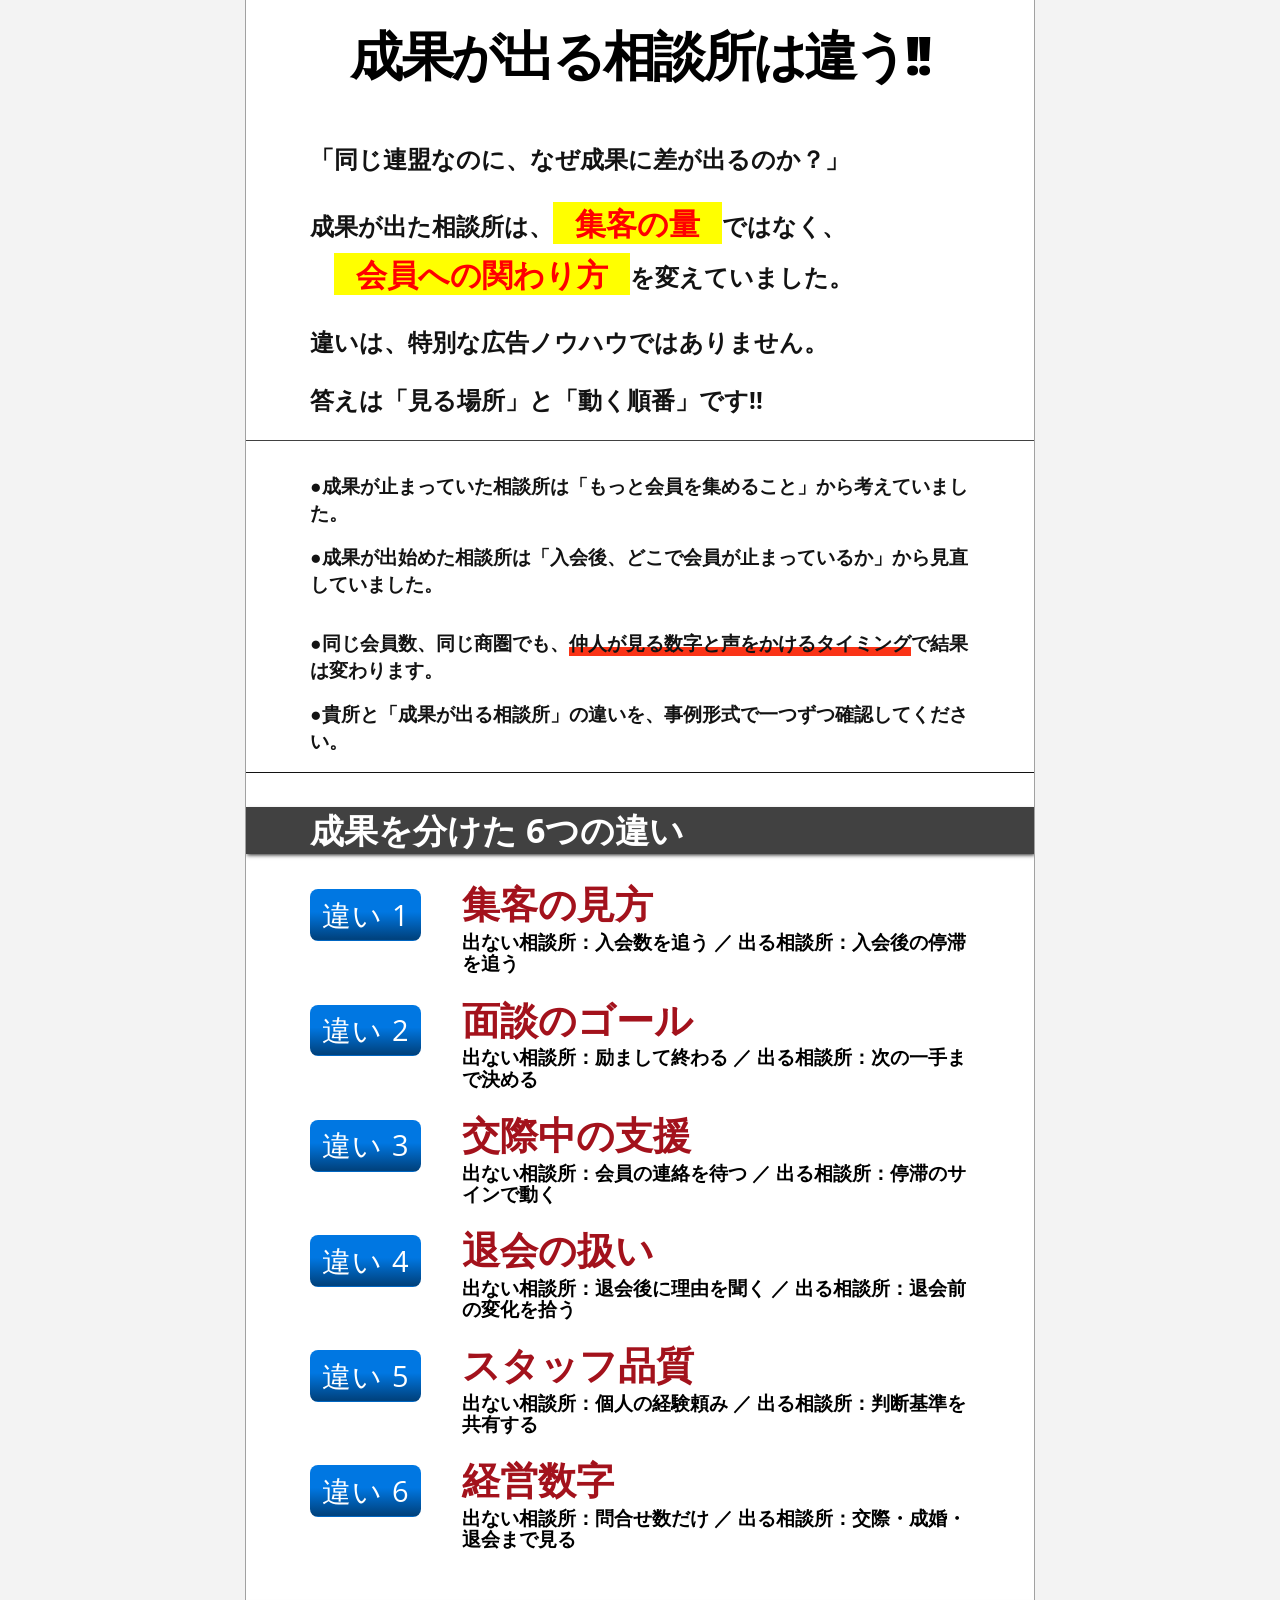
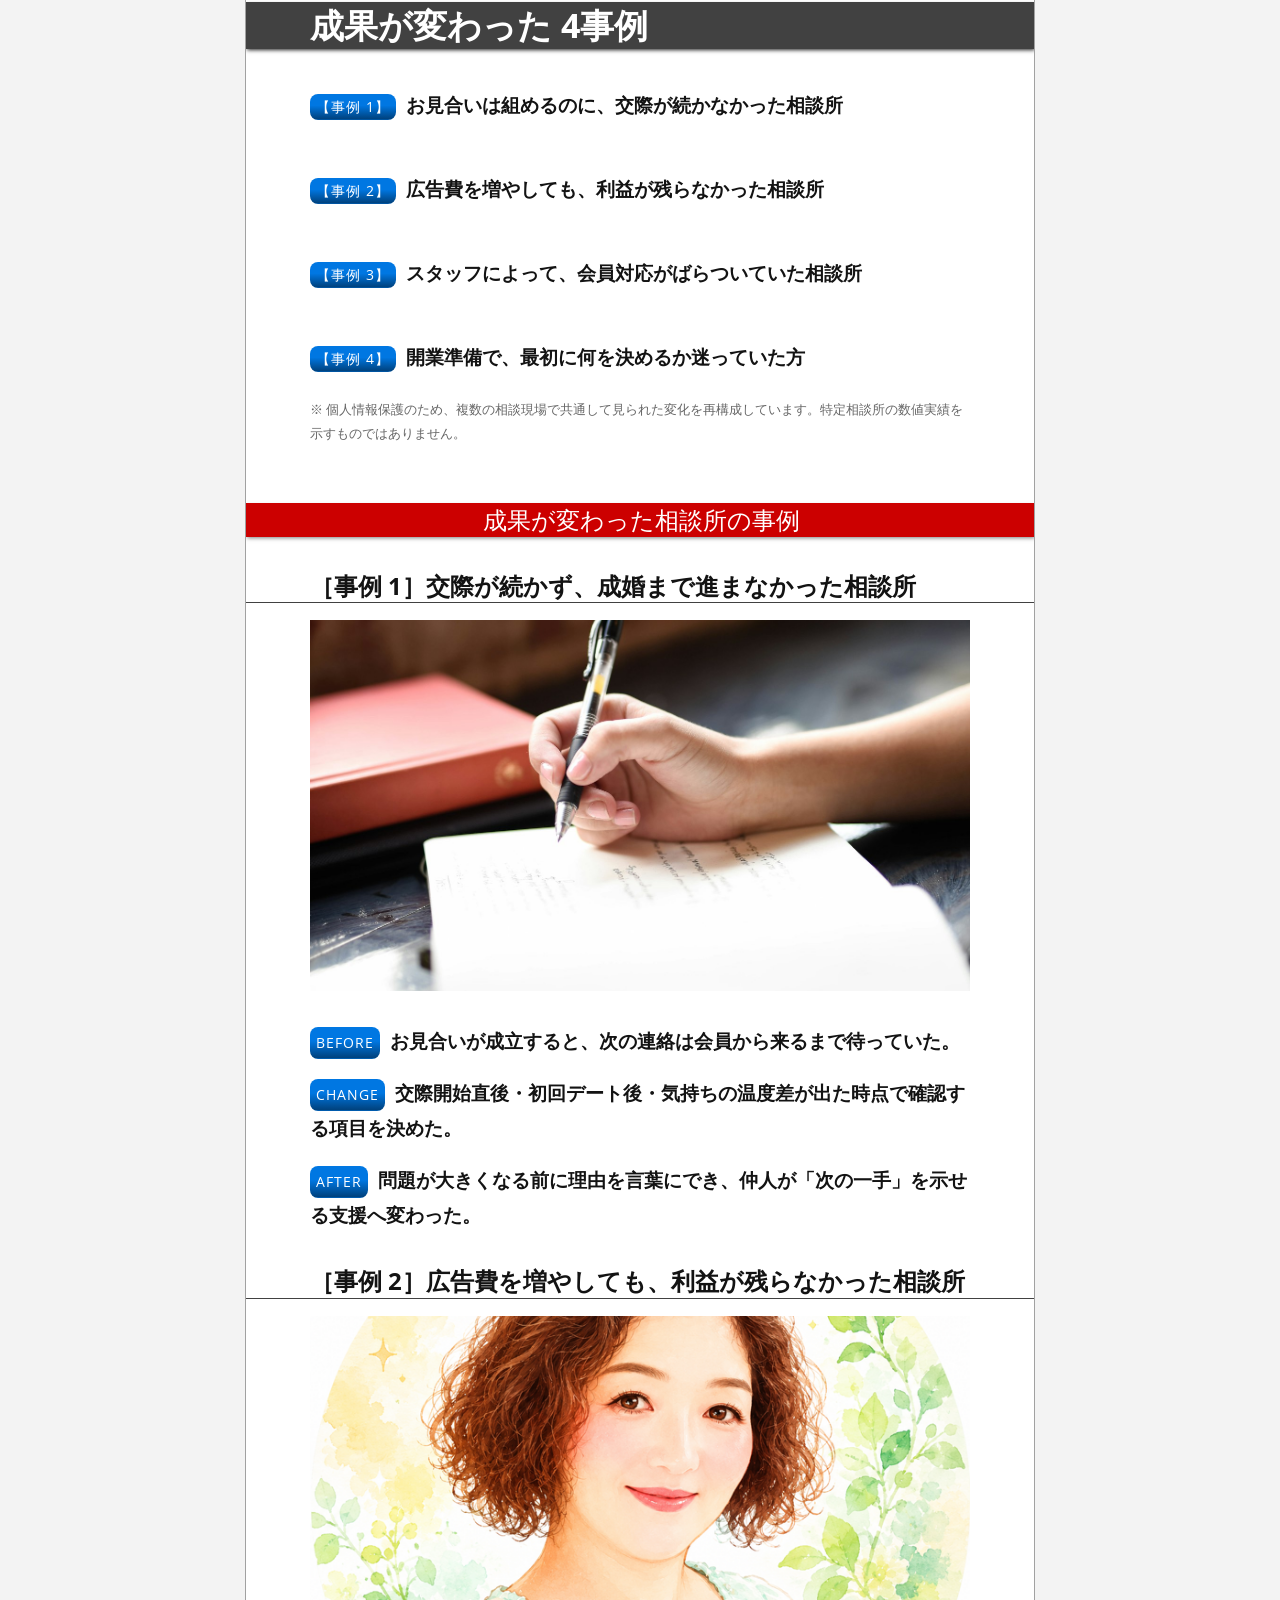
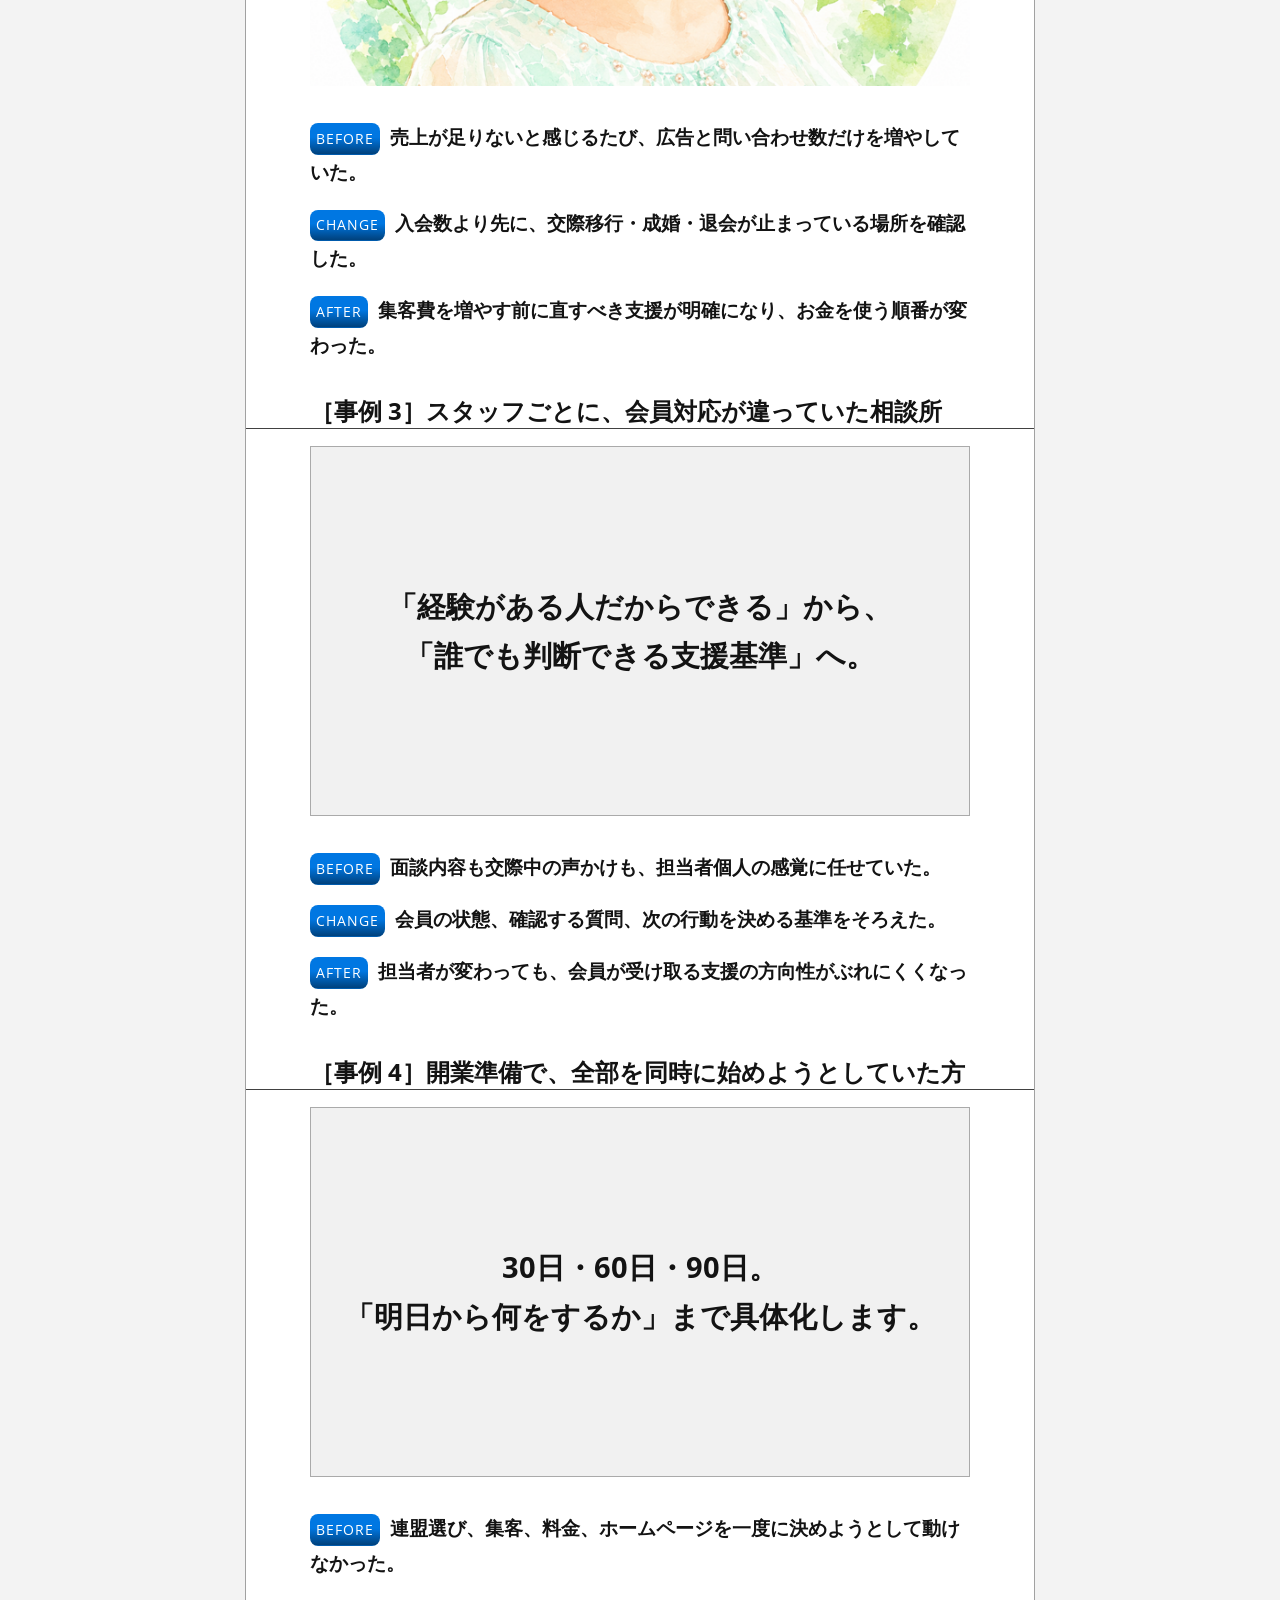
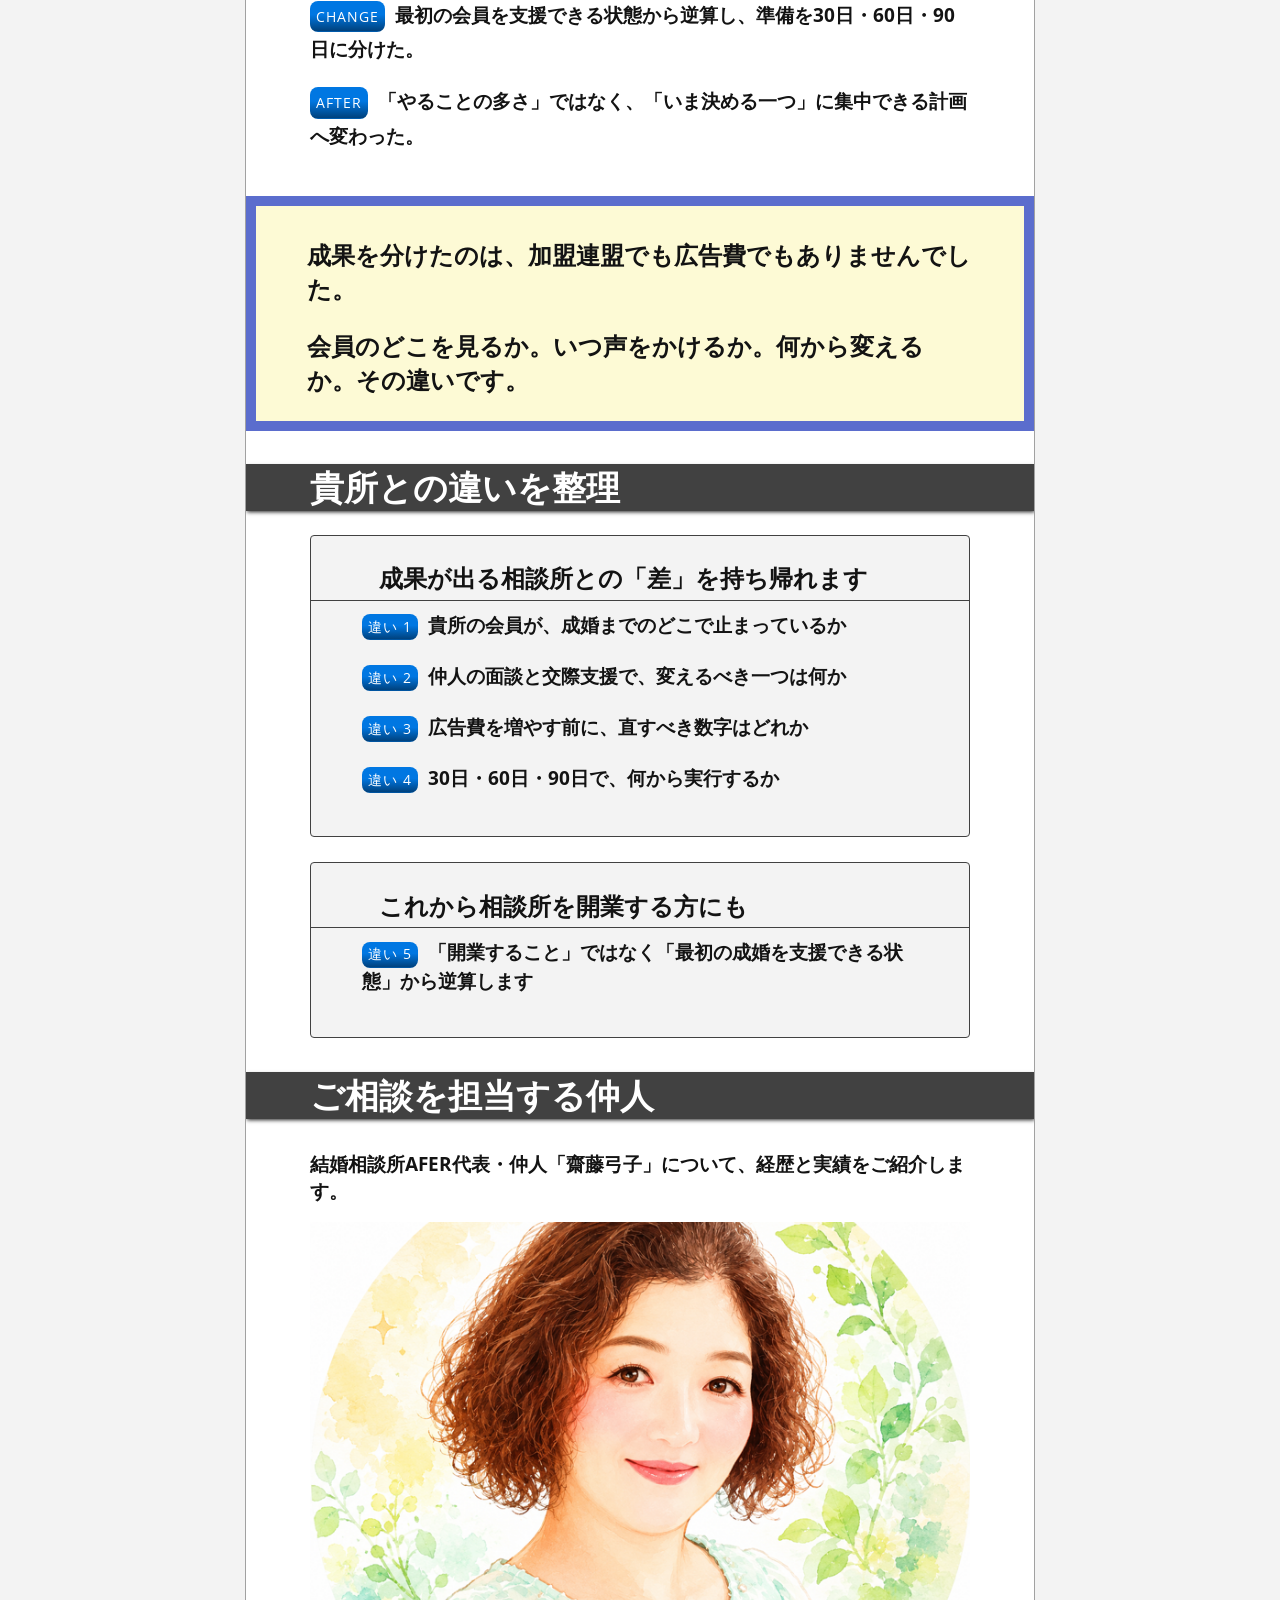
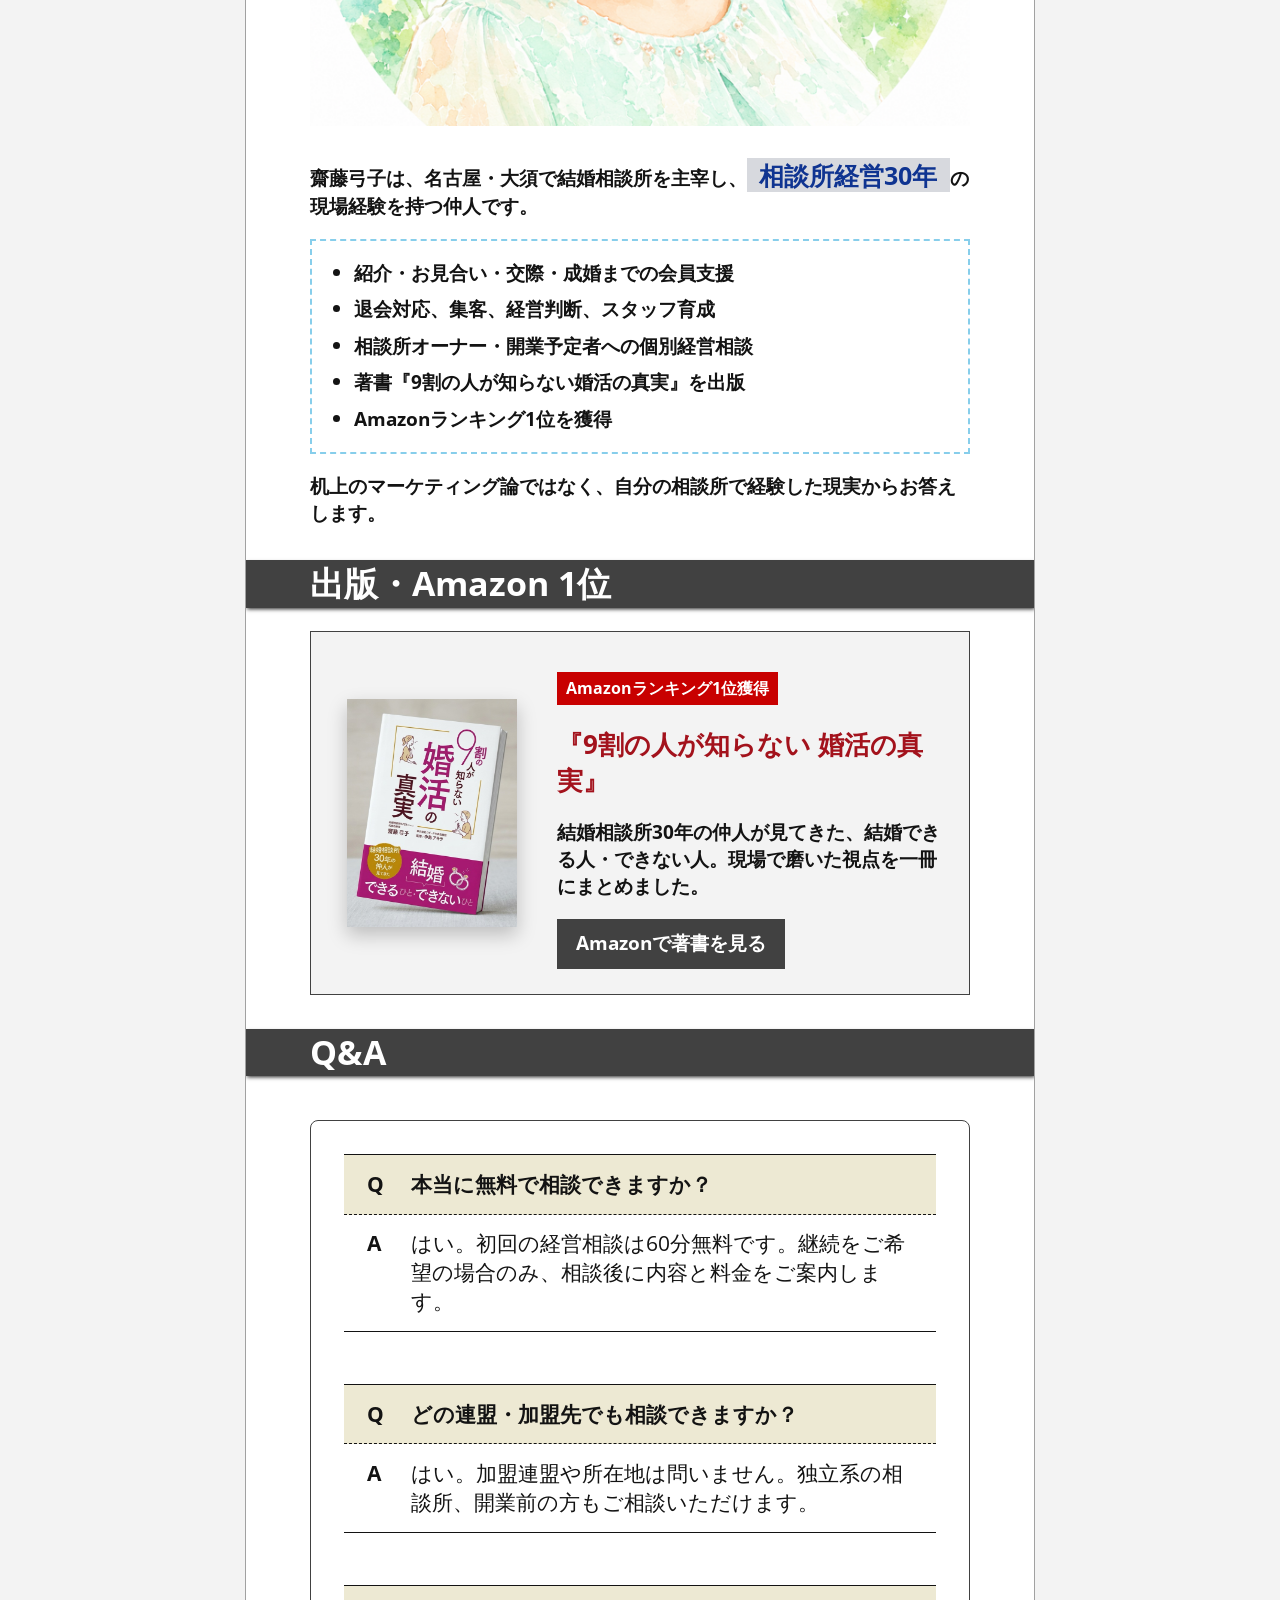
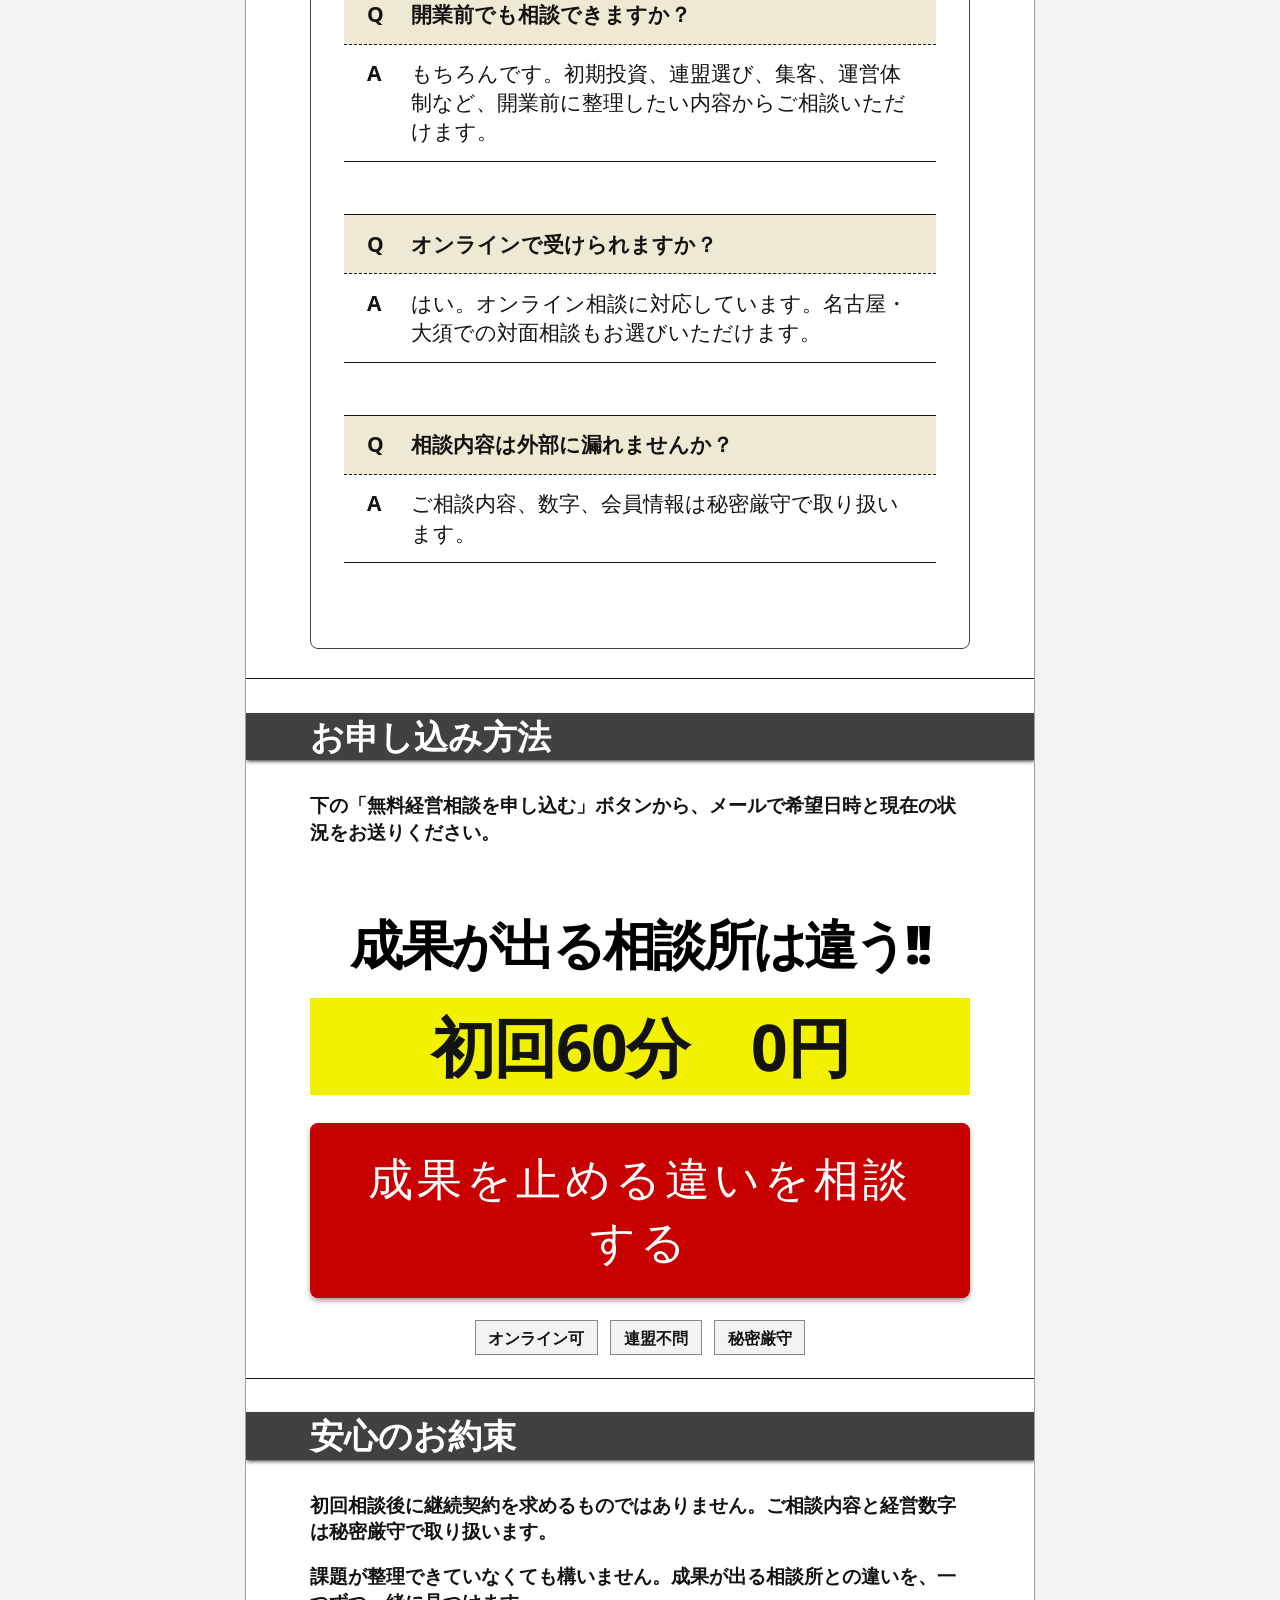
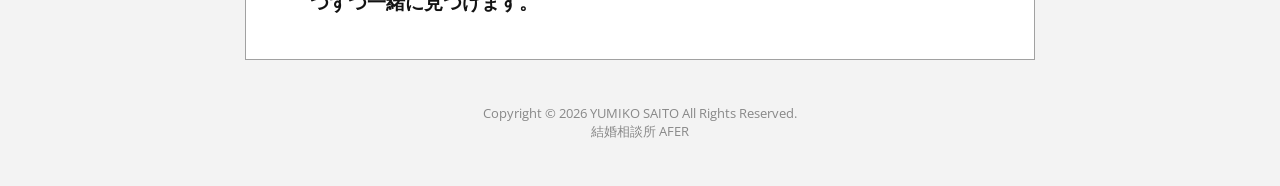
<file: pattern-02-reference/index.html>
<!doctype html>
<html lang="ja">
<head>
  <meta charset="utf-8">
  <meta name="viewport" content="width=device-width,initial-scale=1">
  <meta name="robots" content="noindex,nofollow">
  <meta id="pageDescription" name="description" content="同じ連盟・同じ会員数でも、成果が出る相談所と出ない相談所は何が違うのか。相談所経営30年の仲人・齋藤弓子が、成果を分ける支援と経営の違いを60分で整理します。">
  <title>成果が出る相談所は何が違う？｜仲人 齋藤弓子 無料経営相談</title>
  <link rel="preconnect" href="https://fonts.googleapis.com">
  <link rel="preconnect" href="https://fonts.gstatic.com" crossorigin>
  <link href="https://fonts.googleapis.com/css2?family=Open+Sans:wght@400;600;700&amp;display=swap" rel="stylesheet">
  <link rel="stylesheet" href="styles.css?v=price-fix-1">
</head>
<body class="frame sans-serif">
  <main class="body body-border width-790">
    <header class="topimage" aria-label="成果が出る相談所は違う">
      <span data-copy="banner">成果が出る相談所は違う!!</span>
    </header>

    <div class="wrapper">
      <h4 class="headline-block">
        <p data-copy="headline-1">「同じ連盟なのに、なぜ成果に差が出るのか？」</p>
        <p class="lh20" data-copy="headline-2">成果が出た相談所は、<span class="bbffff00 bai13">集客の量</span>ではなく、<br>　<span class="bbffff00 bai13">会員への関わり方</span>を変えていました。</p>
        <p data-copy="headline-3">違いは、特別な広告ノウハウではありません。</p>
        <p data-copy="headline-4">答えは「見る場所」と「動く順番」です!!</p>
      </h4>

      <h5 id="leadOne">
        <span>●成果が止まっていた相談所は「もっと会員を集めること」から考えていました。</span>
        <span>●成果が出始めた相談所は「入会後、どこで会員が止まっているか」から見直していました。</span>
      </h5>

      <h5 id="leadTwo">
        <span>●同じ会員数、同じ商圏でも、<emred>仲人が見る数字と声をかけるタイミング</emred>で結果は変わります。</span>
        <span>●貴所と「成果が出る相談所」の違いを、事例形式で一つずつ確認してください。</span>
      </h5>

      <hr>

      <h3 id="differenceTitle">成果を分けた 6つの違い</h3>

      <div class="otodo"><div class="kougi"><span class="hl-label">違い 1</span></div><div class="kougimei">集客の見方</div><div class="jikan">出ない相談所：入会数を追う ／ 出る相談所：入会後の停滞を追う</div></div>
      <div class="otodo"><div class="kougi"><span class="hl-label">違い 2</span></div><div class="kougimei">面談のゴール</div><div class="jikan">出ない相談所：励まして終わる ／ 出る相談所：次の一手まで決める</div></div>
      <div class="otodo"><div class="kougi"><span class="hl-label">違い 3</span></div><div class="kougimei">交際中の支援</div><div class="jikan">出ない相談所：会員の連絡を待つ ／ 出る相談所：停滞のサインで動く</div></div>
      <div class="otodo"><div class="kougi"><span class="hl-label">違い 4</span></div><div class="kougimei">退会の扱い</div><div class="jikan">出ない相談所：退会後に理由を聞く ／ 出る相談所：退会前の変化を拾う</div></div>
      <div class="otodo"><div class="kougi"><span class="hl-label">違い 5</span></div><div class="kougimei">スタッフ品質</div><div class="jikan">出ない相談所：個人の経験頼み ／ 出る相談所：判断基準を共有する</div></div>
      <div class="otodo"><div class="kougi"><span class="hl-label">違い 6</span></div><div class="kougimei">経営数字</div><div class="jikan">出ない相談所：問合せ数だけ ／ 出る相談所：交際・成婚・退会まで見る</div></div>

      <h3>成果が変わった 4事例</h3>
      <h5><span class="hl-label">【事例 1】</span>お見合いは組めるのに、交際が続かなかった相談所</h5>
      <h5><span class="hl-label">【事例 2】</span>広告費を増やしても、利益が残らなかった相談所</h5>
      <h5><span class="hl-label">【事例 3】</span>スタッフによって、会員対応がばらついていた相談所</h5>
      <h5><span class="hl-label">【事例 4】</span>開業準備で、最初に何を決めるか迷っていた方</h5>
      <p class="case-disclaimer">※ 個人情報保護のため、複数の相談現場で共通して見られた変化を再構成しています。特定相談所の数値実績を示すものではありません。</p>

      <br><br>
      <div class="sub fs-h4 bgc00">成果が変わった相談所の事例</div>

      <h4>［事例 1］交際が続かず、成婚まで進まなかった相談所</h4>
      <div class="c slide-frame"><img src="assets/note-writing.jpg" alt="成婚までの流れを整理するイメージ" width="764" height="429"></div>
      <h5 class="case-story"><span><span class="hl-label">BEFORE</span>お見合いが成立すると、次の連絡は会員から来るまで待っていた。</span><span><span class="hl-label">CHANGE</span>交際開始直後・初回デート後・気持ちの温度差が出た時点で確認する項目を決めた。</span><span><span class="hl-label">AFTER</span>問題が大きくなる前に理由を言葉にでき、仲人が「次の一手」を示せる支援へ変わった。</span></h5>

      <h4>［事例 2］広告費を増やしても、利益が残らなかった相談所</h4>
      <div class="c slide-frame"><img src="assets/yumiko-portrait.png" alt="仲人 齋藤弓子" width="764" height="429" loading="lazy"></div>
      <h5 class="case-story"><span><span class="hl-label">BEFORE</span>売上が足りないと感じるたび、広告と問い合わせ数だけを増やしていた。</span><span><span class="hl-label">CHANGE</span>入会数より先に、交際移行・成婚・退会が止まっている場所を確認した。</span><span><span class="hl-label">AFTER</span>集客費を増やす前に直すべき支援が明確になり、お金を使う順番が変わった。</span></h5>

      <h4>［事例 3］スタッフごとに、会員対応が違っていた相談所</h4>
      <div class="c slide-placeholder"><b>「経験がある人だからできる」から、<br>「誰でも判断できる支援基準」へ。</b></div>
      <h5 class="case-story"><span><span class="hl-label">BEFORE</span>面談内容も交際中の声かけも、担当者個人の感覚に任せていた。</span><span><span class="hl-label">CHANGE</span>会員の状態、確認する質問、次の行動を決める基準をそろえた。</span><span><span class="hl-label">AFTER</span>担当者が変わっても、会員が受け取る支援の方向性がぶれにくくなった。</span></h5>

      <h4>［事例 4］開業準備で、全部を同時に始めようとしていた方</h4>
      <div class="c slide-placeholder"><b>30日・60日・90日。<br>「明日から何をするか」まで具体化します。</b></div>
      <h5 class="case-story"><span><span class="hl-label">BEFORE</span>連盟選び、集客、料金、ホームページを一度に決めようとして動けなかった。</span><span><span class="hl-label">CHANGE</span>最初の会員を支援できる状態から逆算し、準備を30日・60日・90日に分けた。</span><span><span class="hl-label">AFTER</span>「やることの多さ」ではなく、「いま決める一つ」に集中できる計画へ変わった。</span></h5>
    </div>

    <div class="doudesu">
      <h4>
        <span data-copy="closing-1">成果を分けたのは、加盟連盟でも広告費でもありませんでした。</span>
        <span data-copy="closing-2">会員のどこを見るか。いつ声をかけるか。何から変えるか。その違いです。</span>
      </h4>
    </div>

    <div class="wrapper">
      <h3>貴所との違いを整理</h3>

      <div class="box">
        <h4>成果が出る相談所との「差」を持ち帰れます</h4>
        <h5><span><span class="hl-label">違い 1</span>貴所の会員が、成婚までのどこで止まっているか</span></h5>
        <h5><span><span class="hl-label">違い 2</span>仲人の面談と交際支援で、変えるべき一つは何か</span></h5>
        <h5><span><span class="hl-label">違い 3</span>広告費を増やす前に、直すべき数字はどれか</span></h5>
        <h5><span><span class="hl-label">違い 4</span>30日・60日・90日で、何から実行するか</span></h5>
      </div>

      <div class="box">
        <h4>これから相談所を開業する方にも</h4>
        <h5><span><span class="hl-label">違い 5</span>「開業すること」ではなく「最初の成婚を支援できる状態」から逆算します</span></h5>
      </div>

      <h3>ご相談を担当する仲人</h3>
      <h5>
        <span>結婚相談所AFER代表・仲人「齋藤弓子」について、経歴と実績をご紹介します。</span>
      </h5>

      <div class="c profile-media"><img src="assets/yumiko-portrait.png" alt="結婚相談所AFER代表 仲人 齋藤弓子" width="841" height="642" loading="lazy"></div>

      <h5>
        <span>齋藤弓子は、名古屋・大須で結婚相談所を主宰し、<span class="bb0f3491 bai13">相談所経営30年</span>の現場経験を持つ仲人です。</span>
        <ul class="koushiwaku">
          <li>紹介・お見合い・交際・成婚までの会員支援</li>
          <li>退会対応、集客、経営判断、スタッフ育成</li>
          <li>相談所オーナー・開業予定者への個別経営相談</li>
          <li>著書『9割の人が知らない婚活の真実』を出版</li>
          <li>Amazonランキング1位を獲得</li>
        </ul>
        <span>机上のマーケティング論ではなく、自分の相談所で経験した現実からお答えします。</span>
      </h5>

      <h3>出版・Amazon 1位</h3>
      <div class="publication">
        <img src="assets/book-cover.jpg" alt="9割の人が知らない婚活の真実 書影" width="567" height="760" loading="lazy">
        <h5>
          <span class="publication-rank">Amazonランキング1位獲得</span>
          <b>『9割の人が知らない 婚活の真実』</b>
          <span>結婚相談所30年の仲人が見てきた、結婚できる人・できない人。現場で磨いた視点を一冊にまとめました。</span>
          <a href="https://amzn.asia/d/01sySedo" target="_blank" rel="noopener noreferrer">Amazonで著書を見る</a>
        </h5>
      </div>

      <h3>Q&amp;A</h3>
      <div class="qa bai13">
        <dl>
          <dt>本当に無料で相談できますか？</dt>
          <dd>はい。初回の経営相談は60分無料です。継続をご希望の場合のみ、相談後に内容と料金をご案内します。</dd>
          <dt>どの連盟・加盟先でも相談できますか？</dt>
          <dd>はい。加盟連盟や所在地は問いません。独立系の相談所、開業前の方もご相談いただけます。</dd>
          <dt>開業前でも相談できますか？</dt>
          <dd>もちろんです。初期投資、連盟選び、集客、運営体制など、開業前に整理したい内容からご相談いただけます。</dd>
          <dt>オンラインで受けられますか？</dt>
          <dd>はい。オンライン相談に対応しています。名古屋・大須での対面相談もお選びいただけます。</dd>
          <dt>相談内容は外部に漏れませんか？</dt>
          <dd>ご相談内容、数字、会員情報は秘密厳守で取り扱います。</dd>
        </dl>
      </div>

      <hr>
      <h3>お申し込み方法</h3>
      <h5><span>下の「無料経営相談を申し込む」ボタンから、メールで希望日時と現在の状況をお送りください。</span></h5>
    </div>

    <header class="topimage repeat" aria-hidden="true"><span data-copy="banner">成果が出る相談所は違う!!</span></header>

    <div class="wrapper application-area">
      <h1><span class="nedan">初回60分　0円</span></h1>
      <div class="subscribe-btn bound-animate">
        <a id="mainCta" href="mailto:t3.5ty6@gmail.com?subject=%E3%80%90%E7%84%A1%E6%96%99%E7%B5%8C%E5%96%B6%E7%9B%B8%E8%AB%87%E3%80%91%E7%94%B3%E3%81%97%E8%BE%BC%E3%81%BF">成果を止める違いを相談する</a>
      </div>
      <div class="c trust-row"><span>オンライン可</span><span>連盟不問</span><span>秘密厳守</span></div>
      <hr>
      <h3>安心のお約束</h3>
      <h5>
        <span>初回相談後に継続契約を求めるものではありません。ご相談内容と経営数字は秘密厳守で取り扱います。</span>
        <span>課題が整理できていなくても構いません。成果が出る相談所との違いを、一つずつ一緒に見つけます。</span>
      </h5>
    </div>
  </main>

  <footer class="footer">
    <span>Copyright © <span id="year"></span> YUMIKO SAITO All Rights Reserved.</span><br>
    <span>結婚相談所 AFER</span>
  </footer>
  <script src="script.js?v=angles-2"></script>
</body>
</html>
</file>
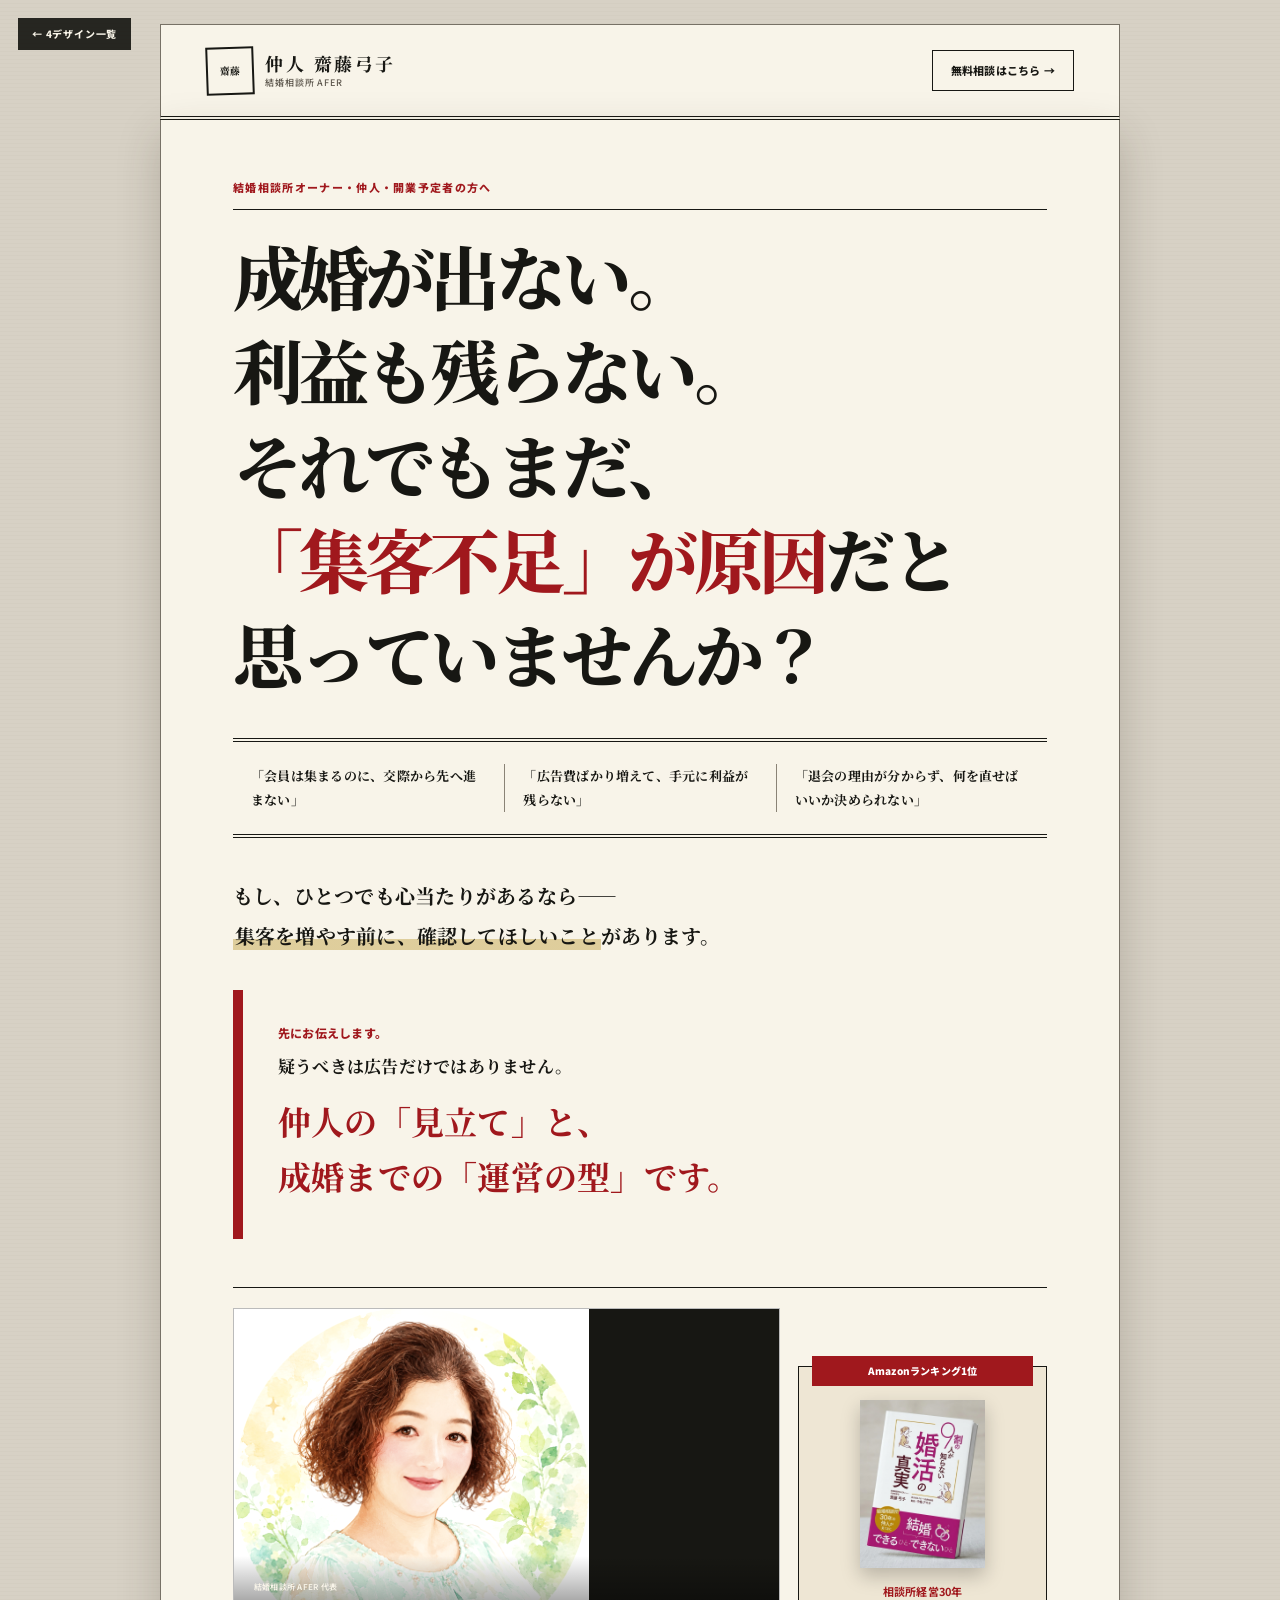
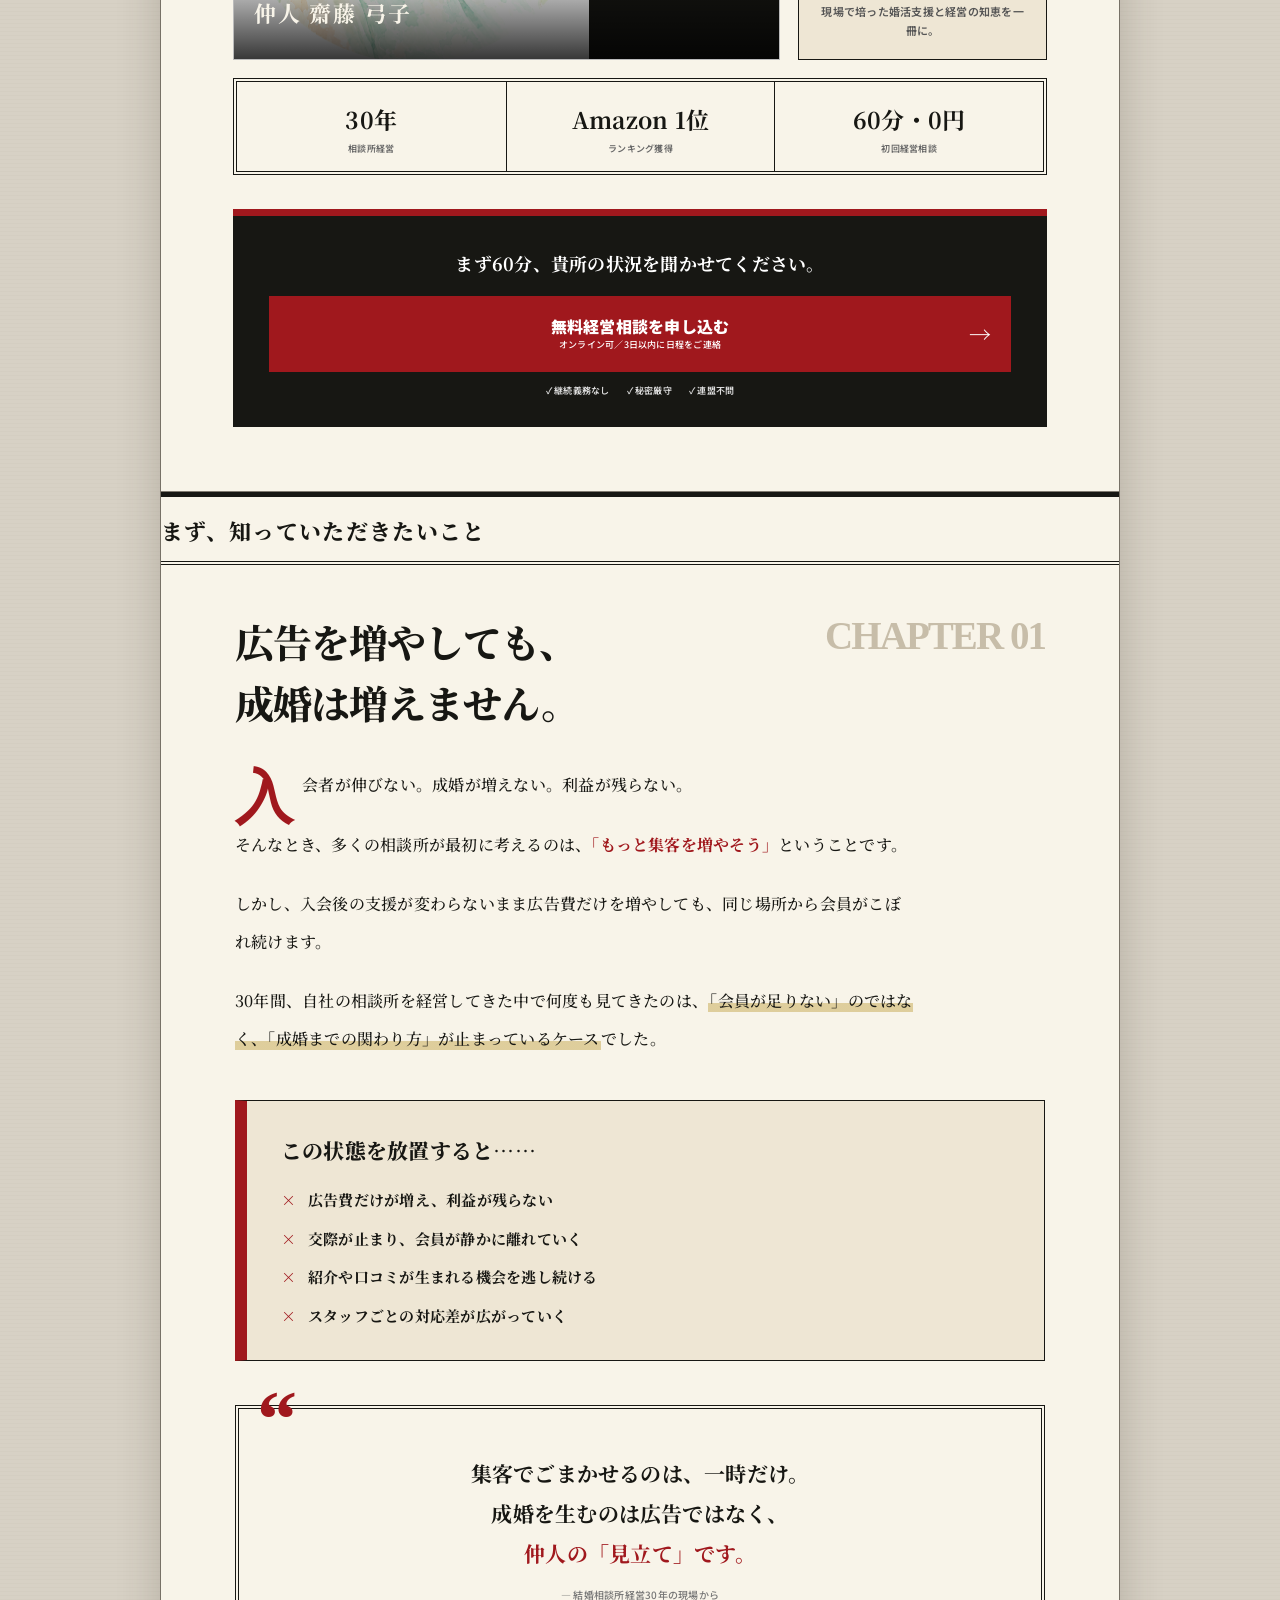
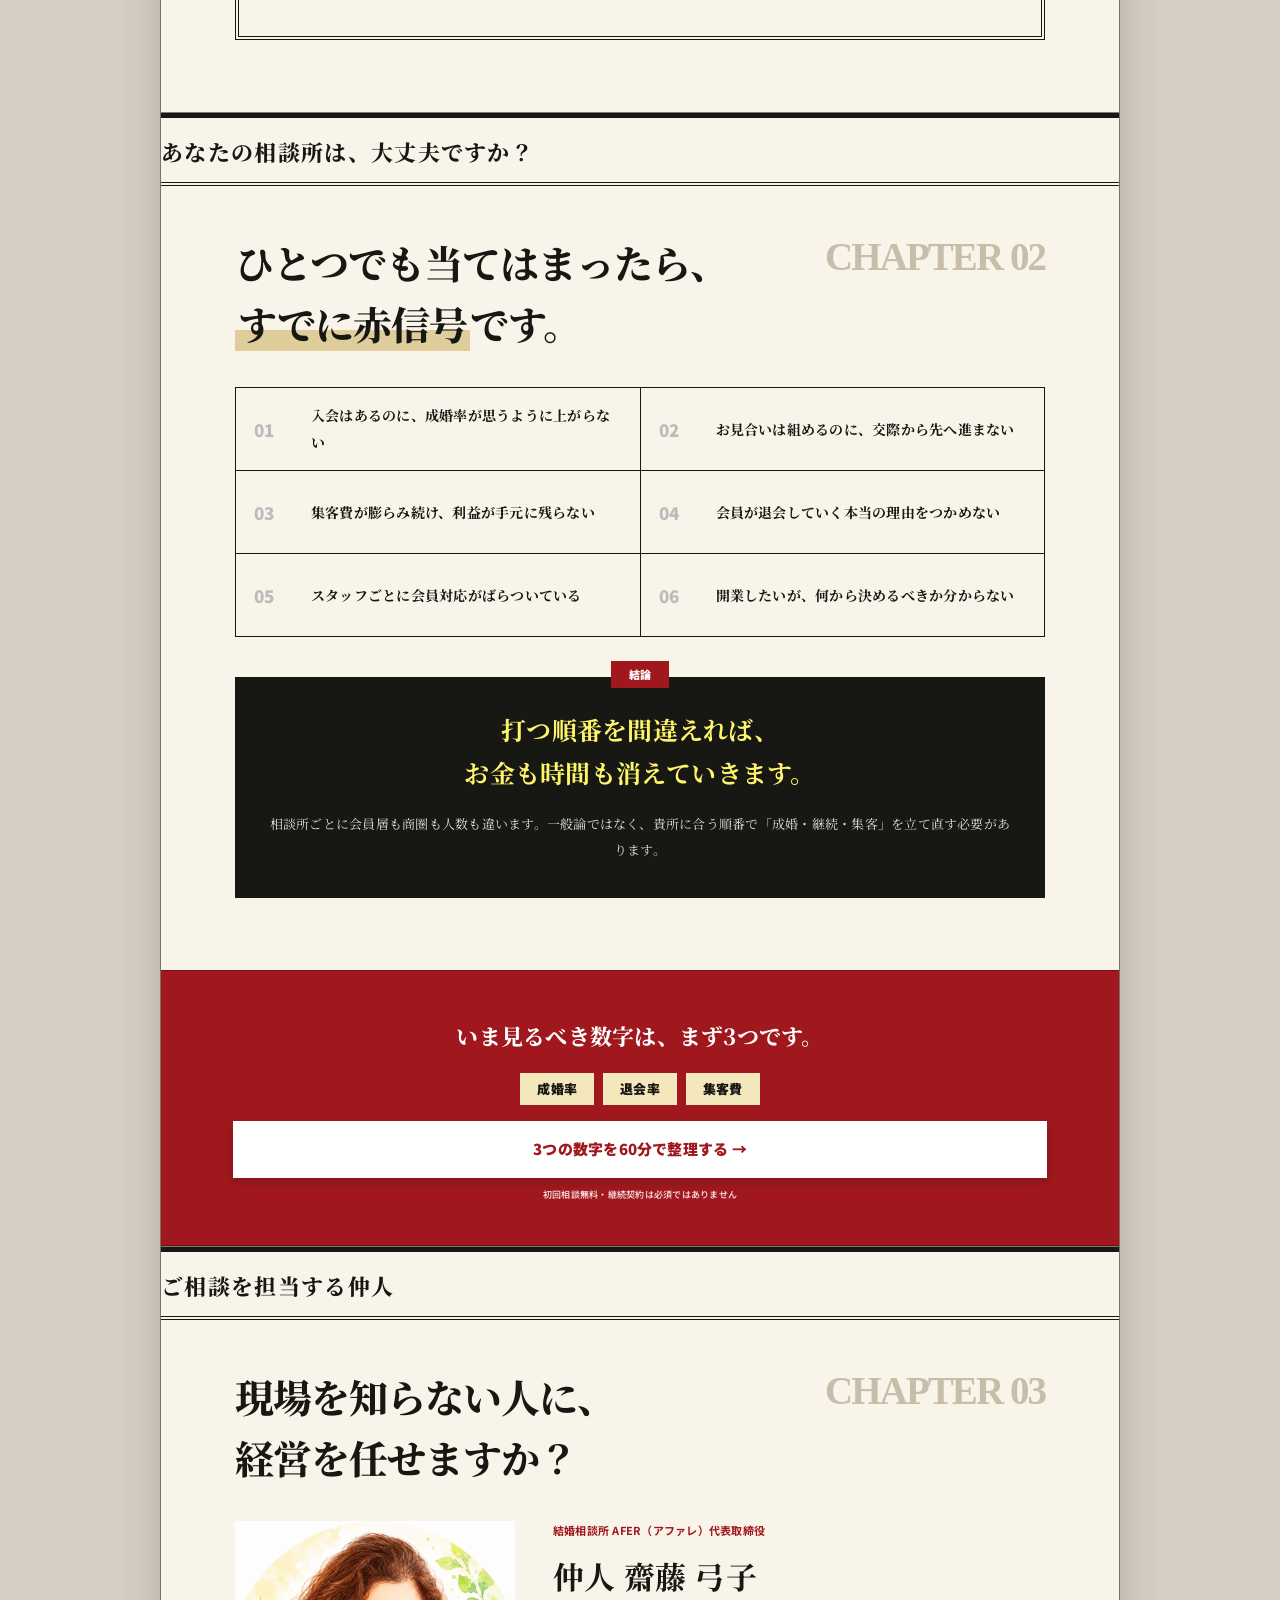
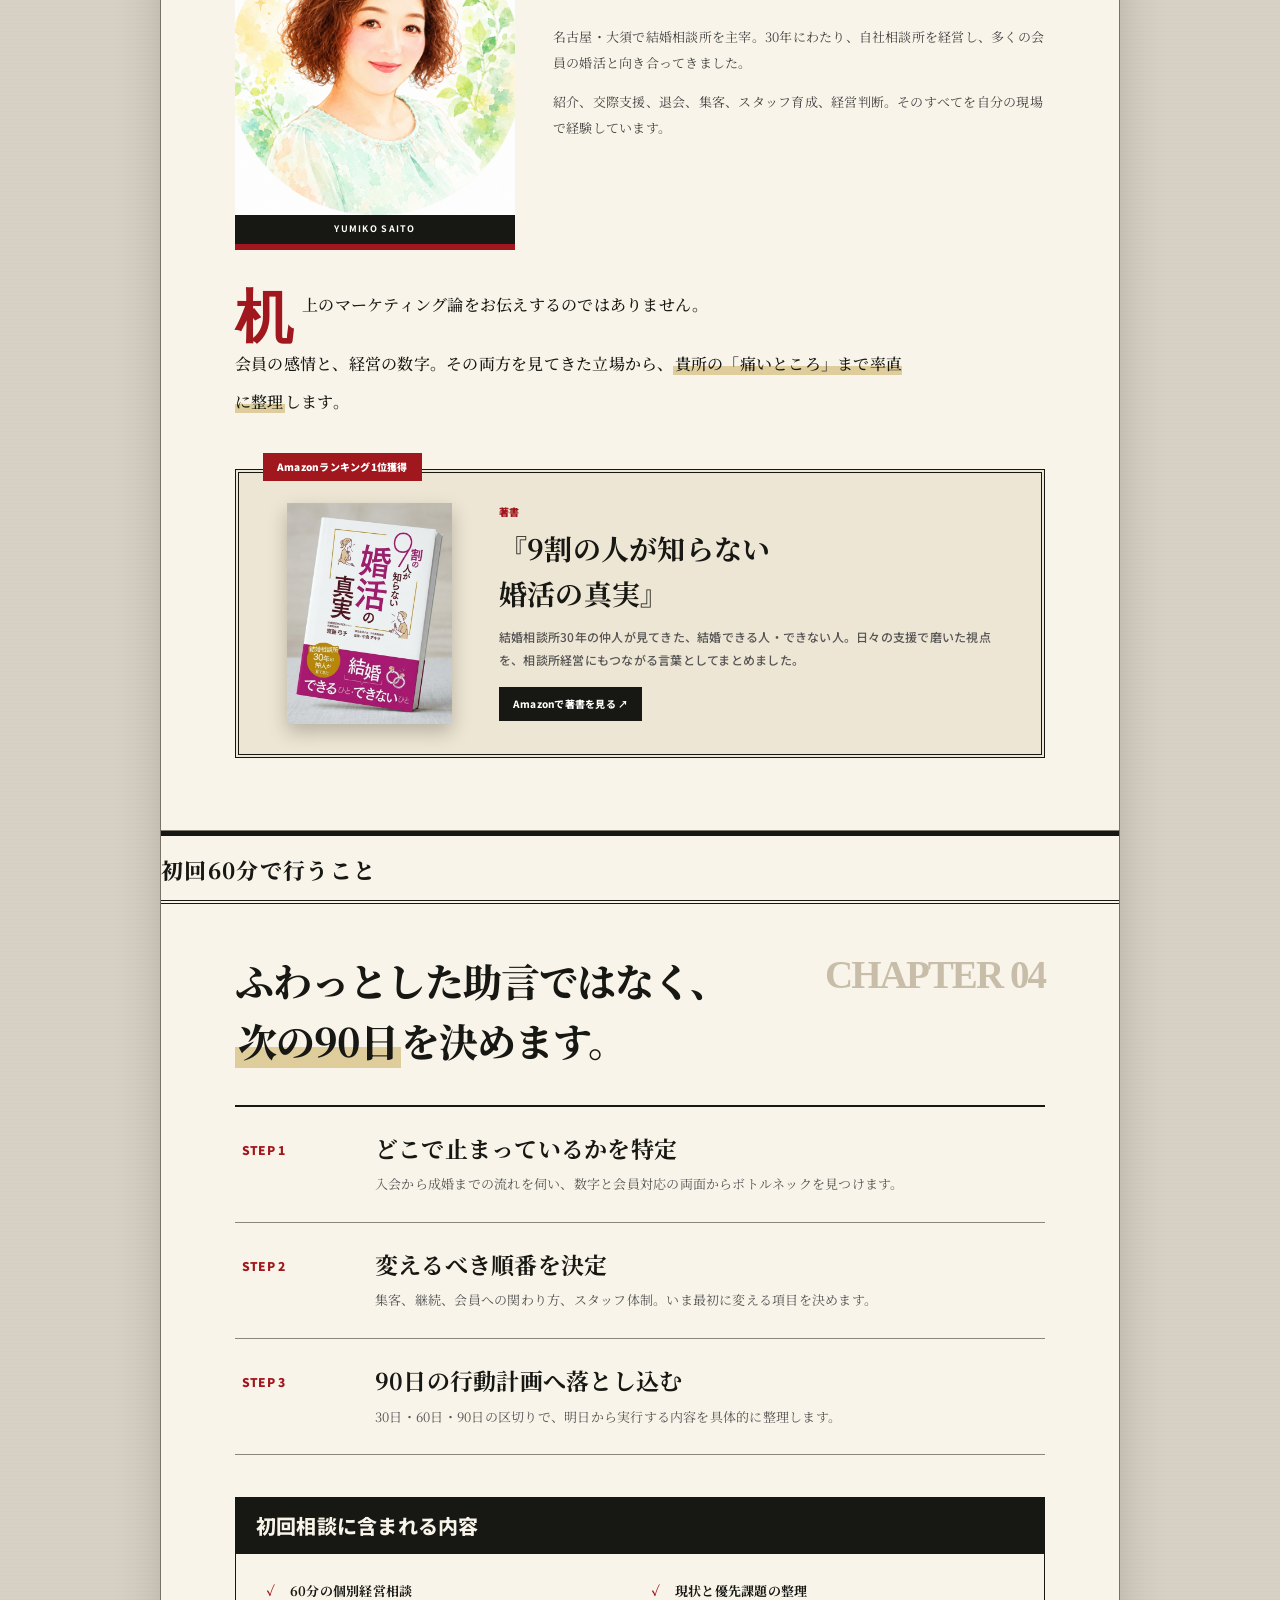
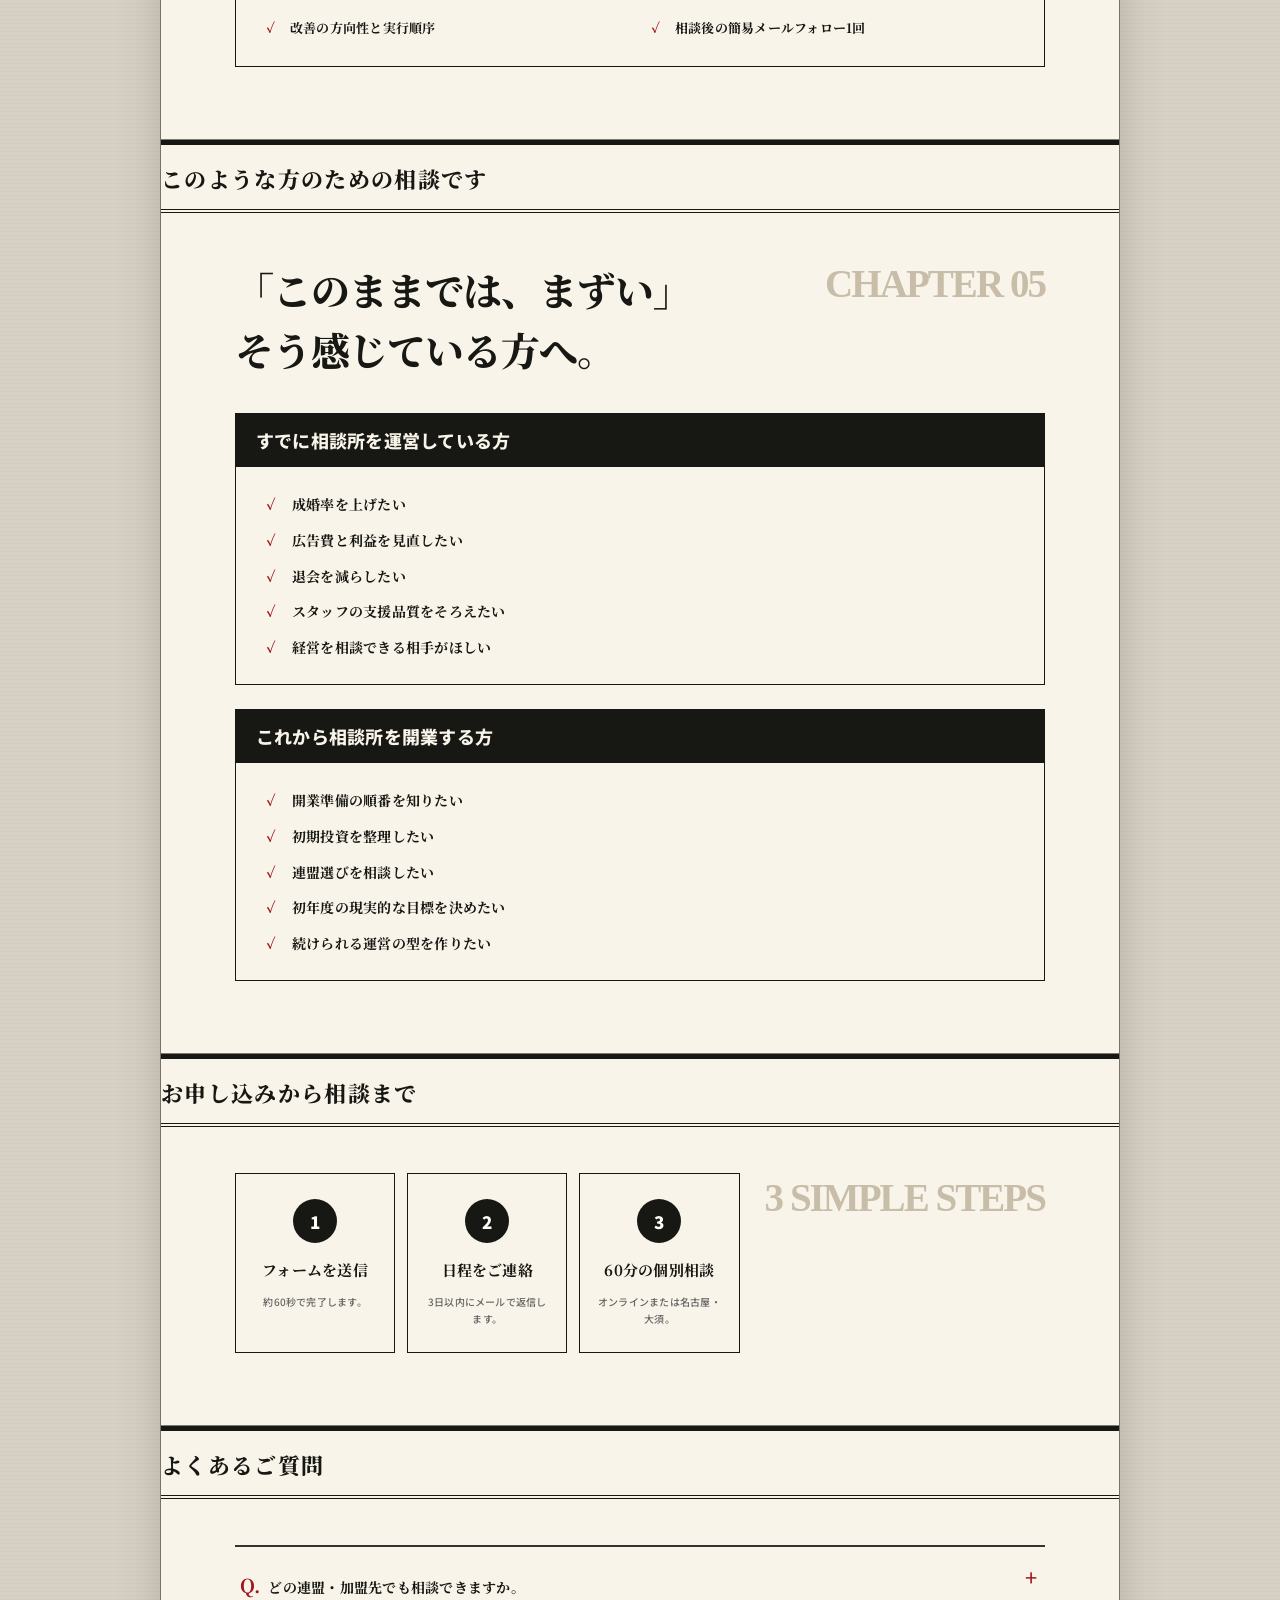
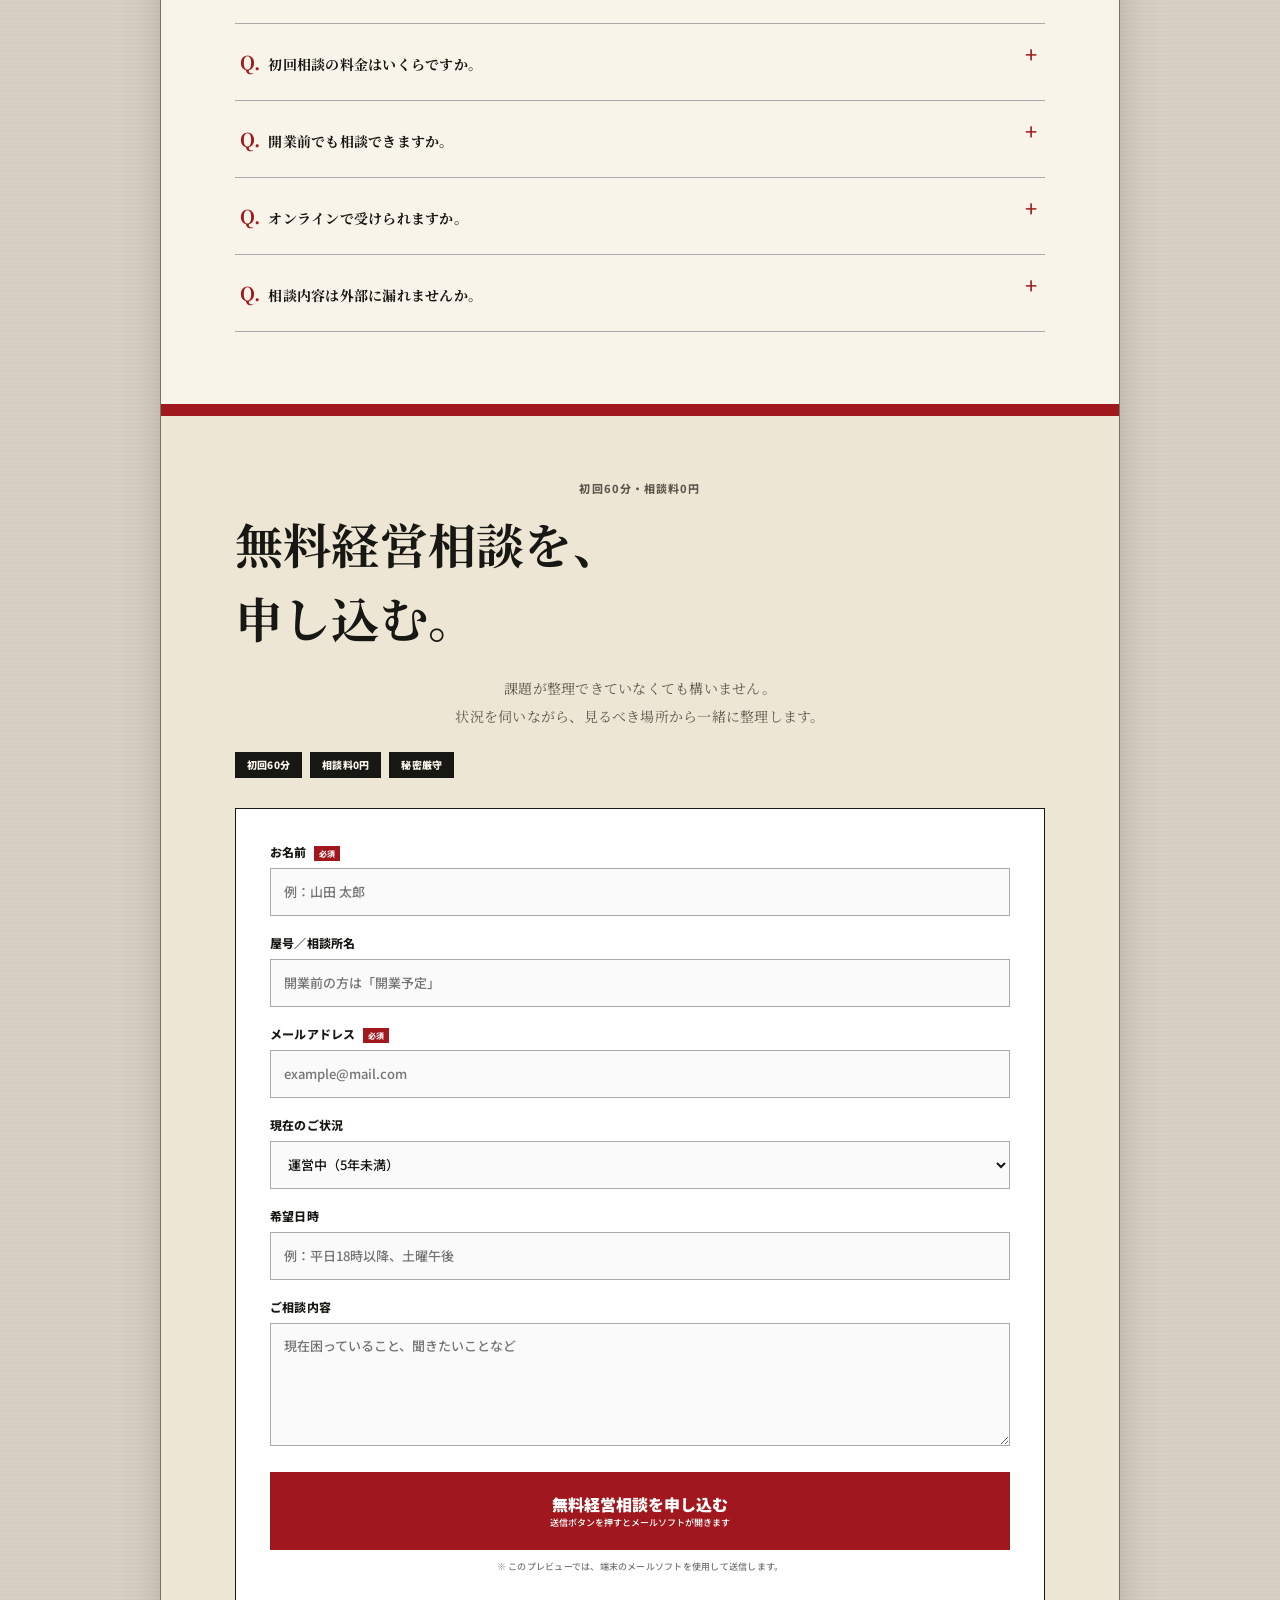
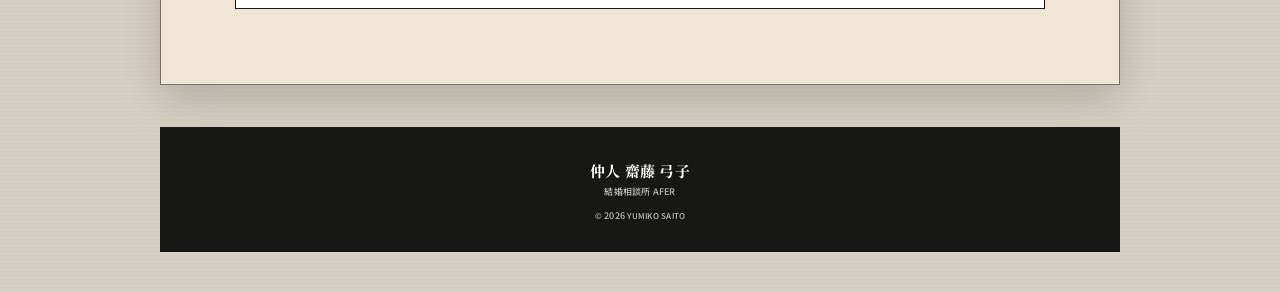
<file: pattern-03-editorial/index.html>
<!doctype html>
<html lang="ja">
<head>
  <meta charset="utf-8">
  <meta name="viewport" content="width=device-width, initial-scale=1, viewport-fit=cover">
  <meta name="theme-color" content="#ffffff">
  <meta name="description" content="結婚相談所オーナー・仲人・開業予定者のための無料経営相談。相談所経営30年の仲人・齋藤弓子が、成婚・会員対応・集客の課題を60分で整理します。">
  <meta name="robots" content="noindex,nofollow">
  <title>編集記事・新聞版｜仲人 齋藤弓子 無料経営相談</title>
  <link rel="preconnect" href="https://fonts.googleapis.com">
  <link rel="preconnect" href="https://fonts.gstatic.com" crossorigin>
  <link href="https://fonts.googleapis.com/css2?family=Noto+Sans+JP:wght@400;500;600;700;800;900&amp;family=Noto+Serif+JP:wght@400;500;600;700;800;900&amp;display=swap" rel="stylesheet">
  <link rel="stylesheet" href="styles.css?v=editorial-1">
</head>
<body class="pattern-editorial">
  <a class="pattern-back" href="../">← 4デザイン一覧</a>
  <div class="reading-progress" aria-hidden="true"><span id="readingProgress"></span></div>

  <header class="article-header">
    <a class="brand" href="#top" aria-label="ページ上部へ">
      <span class="brand-seal">齋藤</span>
      <span><b>仲人 齋藤弓子</b><small>結婚相談所 AFER</small></span>
    </a>
    <a class="header-cta" href="#apply">無料相談はこちら →</a>
  </header>

  <main class="sales-letter" id="top">
    <section class="article-hero">
      <p class="hero-audience">結婚相談所オーナー・仲人・開業予定者の方へ</p>
      <h1>
        成婚が出ない。<br>
        利益も残らない。<br>
        それでもまだ、<br>
        <span>「集客不足」が原因</span>だと<br>
        思っていませんか？
      </h1>

      <div class="reader-voice">
        <p>「会員は集まるのに、交際から先へ進まない」</p>
        <p>「広告費ばかり増えて、手元に利益が残らない」</p>
        <p>「退会の理由が分からず、何を直せばいいか決められない」</p>
      </div>

      <p class="hero-declaration">もし、ひとつでも心当たりがあるなら——<br><mark>集客を増やす前に、確認してほしいこと</mark>があります。</p>

      <div class="hero-answer">
        <p class="answer-label">先にお伝えします。</p>
        <p>疑うべきは広告だけではありません。</p>
        <strong>仲人の「見立て」と、<br>成婚までの「運営の型」です。</strong>
      </div>

      <div class="hero-proof">
        <div class="hero-portrait">
          <img src="assets/yumiko-portrait.png" alt="結婚相談所AFER代表 仲人 齋藤弓子" width="720" height="720">
          <div><small>結婚相談所 AFER 代表</small><b>仲人 齋藤 弓子</b></div>
        </div>
        <div class="hero-book">
          <span>Amazonランキング1位</span>
          <img src="assets/book-cover.jpg" alt="齋藤弓子著 9割の人が知らない婚活の真実" width="567" height="760">
          <p><b>相談所経営30年</b><br>現場で培った婚活支援と経営の知恵を一冊に。</p>
        </div>
      </div>

      <div class="fact-row" aria-label="実績と相談条件">
        <div><b>30年</b><span>相談所経営</span></div>
        <div><b>Amazon 1位</b><span>ランキング獲得</span></div>
        <div><b>60分・0円</b><span>初回経営相談</span></div>
      </div>

      <div class="article-cta">
        <p>まず60分、貴所の状況を聞かせてください。</p>
        <a href="#apply"><b>無料経営相談を申し込む</b><small>オンライン可／3日以内に日程をご連絡</small></a>
        <div><span>✓ 継続義務なし</span><span>✓ 秘密厳守</span><span>✓ 連盟不問</span></div>
      </div>
    </section>

    <section class="article-section reveal" aria-labelledby="chapter1">
      <h2 class="section-band" id="chapter1">まず、知っていただきたいこと</h2>
      <p class="chapter-number">CHAPTER 01</p>
      <h3 class="red-headline">広告を増やしても、<br>成婚は増えません。</h3>

      <div class="article-copy">
        <p>入会者が伸びない。成婚が増えない。利益が残らない。</p>
        <p>そんなとき、多くの相談所が最初に考えるのは、<strong>「もっと集客を増やそう」</strong>ということです。</p>
        <p>しかし、入会後の支援が変わらないまま広告費だけを増やしても、同じ場所から会員がこぼれ続けます。</p>
        <p>30年間、自社の相談所を経営してきた中で何度も見てきたのは、<mark>「会員が足りない」のではなく、「成婚までの関わり方」が止まっているケース</mark>でした。</p>
      </div>

      <div class="warning-box">
        <p class="warning-title">この状態を放置すると……</p>
        <ul>
          <li>広告費だけが増え、利益が残らない</li>
          <li>交際が止まり、会員が静かに離れていく</li>
          <li>紹介や口コミが生まれる機会を逃し続ける</li>
          <li>スタッフごとの対応差が広がっていく</li>
        </ul>
      </div>

      <blockquote class="article-quote">
        <p>集客でごまかせるのは、一時だけ。<br>成婚を生むのは広告ではなく、<br><strong>仲人の「見立て」です。</strong></p>
        <cite>— 結婚相談所経営30年の現場から</cite>
      </blockquote>
    </section>

    <section class="article-section reveal" aria-labelledby="chapter2">
      <h2 class="section-band" id="chapter2">あなたの相談所は、大丈夫ですか？</h2>
      <p class="chapter-number">CHAPTER 02</p>
      <h3 class="red-headline">ひとつでも当てはまったら、<br><mark>すでに赤信号</mark>です。</h3>

      <ul class="article-checklist">
        <li><span>01</span>入会はあるのに、成婚率が思うように上がらない</li>
        <li><span>02</span>お見合いは組めるのに、交際から先へ進まない</li>
        <li><span>03</span>集客費が膨らみ続け、利益が手元に残らない</li>
        <li><span>04</span>会員が退会していく本当の理由をつかめない</li>
        <li><span>05</span>スタッフごとに会員対応がばらついている</li>
        <li><span>06</span>開業したいが、何から決めるべきか分からない</li>
      </ul>

      <div class="conclusion-box">
        <p>結論</p>
        <strong>打つ順番を間違えれば、<br>お金も時間も消えていきます。</strong>
        <span>相談所ごとに会員層も商圏も人数も違います。一般論ではなく、貴所に合う順番で「成婚・継続・集客」を立て直す必要があります。</span>
      </div>
    </section>

    <section class="cta-strip reveal">
      <p>いま見るべき数字は、まず3つです。</p>
      <div><b>成婚率</b><b>退会率</b><b>集客費</b></div>
      <a href="#apply">3つの数字を60分で整理する →</a>
      <small>初回相談無料・継続契約は必須ではありません</small>
    </section>

    <section class="article-section reveal" aria-labelledby="chapter3">
      <h2 class="section-band" id="chapter3">ご相談を担当する仲人</h2>
      <p class="chapter-number">CHAPTER 03</p>
      <h3 class="red-headline">現場を知らない人に、<br>経営を任せますか？</h3>

      <div class="author-profile">
        <figure>
          <img src="assets/yumiko-portrait.png" alt="結婚相談所AFER代表 齋藤弓子" width="720" height="720" loading="lazy">
          <figcaption>YUMIKO SAITO</figcaption>
        </figure>
        <div>
          <p class="author-role">結婚相談所 AFER（アファレ）代表取締役</p>
          <h4>仲人 齋藤 弓子</h4>
          <p>名古屋・大須で結婚相談所を主宰。30年にわたり、自社相談所を経営し、多くの会員の婚活と向き合ってきました。</p>
          <p>紹介、交際支援、退会、集客、スタッフ育成、経営判断。そのすべてを自分の現場で経験しています。</p>
        </div>
      </div>

      <div class="article-copy">
        <p>机上のマーケティング論をお伝えするのではありません。</p>
        <p>会員の感情と、経営の数字。その両方を見てきた立場から、<mark>貴所の「痛いところ」まで率直に整理</mark>します。</p>
      </div>

      <aside class="publication-box" id="publication">
        <div class="publication-label">Amazonランキング1位獲得</div>
        <img src="assets/book-cover.jpg" alt="9割の人が知らない婚活の真実 書影" width="567" height="760" loading="lazy">
        <div>
          <p class="publication-kicker">著書</p>
          <h4>『9割の人が知らない<br>婚活の真実』</h4>
          <p>結婚相談所30年の仲人が見てきた、結婚できる人・できない人。日々の支援で磨いた視点を、相談所経営にもつながる言葉としてまとめました。</p>
          <a href="https://amzn.asia/d/01sySedo" target="_blank" rel="noopener noreferrer">Amazonで著書を見る ↗</a>
        </div>
      </aside>
    </section>

    <section class="article-section reveal" aria-labelledby="chapter4">
      <h2 class="section-band" id="chapter4">初回60分で行うこと</h2>
      <p class="chapter-number">CHAPTER 04</p>
      <h3 class="red-headline">ふわっとした助言ではなく、<br><mark>次の90日</mark>を決めます。</h3>

      <div class="lecture-list">
        <article>
          <span>STEP 1</span>
          <div><h4>どこで止まっているかを特定</h4><p>入会から成婚までの流れを伺い、数字と会員対応の両面からボトルネックを見つけます。</p></div>
        </article>
        <article>
          <span>STEP 2</span>
          <div><h4>変えるべき順番を決定</h4><p>集客、継続、会員への関わり方、スタッフ体制。いま最初に変える項目を決めます。</p></div>
        </article>
        <article>
          <span>STEP 3</span>
          <div><h4>90日の行動計画へ落とし込む</h4><p>30日・60日・90日の区切りで、明日から実行する内容を具体的に整理します。</p></div>
        </article>
      </div>

      <div class="included-box">
        <h4>初回相談に含まれる内容</h4>
        <ul>
          <li>60分の個別経営相談</li>
          <li>現状と優先課題の整理</li>
          <li>改善の方向性と実行順序</li>
          <li>相談後の簡易メールフォロー1回</li>
        </ul>
      </div>
    </section>

    <section class="article-section reveal" aria-labelledby="chapter5">
      <h2 class="section-band" id="chapter5">このような方のための相談です</h2>
      <p class="chapter-number">CHAPTER 05</p>
      <h3 class="red-headline">「このままでは、まずい」<br>そう感じている方へ。</h3>

      <div class="target-block">
        <h4>すでに相談所を運営している方</h4>
        <ul><li>成婚率を上げたい</li><li>広告費と利益を見直したい</li><li>退会を減らしたい</li><li>スタッフの支援品質をそろえたい</li><li>経営を相談できる相手がほしい</li></ul>
      </div>
      <div class="target-block">
        <h4>これから相談所を開業する方</h4>
        <ul><li>開業準備の順番を知りたい</li><li>初期投資を整理したい</li><li>連盟選びを相談したい</li><li>初年度の現実的な目標を決めたい</li><li>続けられる運営の型を作りたい</li></ul>
      </div>
    </section>

    <section class="article-section reveal" aria-labelledby="chapter6">
      <h2 class="section-band" id="chapter6">お申し込みから相談まで</h2>
      <p class="chapter-number">3 SIMPLE STEPS</p>
      <div class="flow-list">
        <div><span>1</span><b>フォームを送信</b><p>約60秒で完了します。</p></div>
        <div><span>2</span><b>日程をご連絡</b><p>3日以内にメールで返信します。</p></div>
        <div><span>3</span><b>60分の個別相談</b><p>オンラインまたは名古屋・大須。</p></div>
      </div>
    </section>

    <section class="article-section faq-section reveal" aria-labelledby="faq-title">
      <h2 class="section-band" id="faq-title">よくあるご質問</h2>
      <div class="faq-list">
        <details><summary><span>Q.</span>どの連盟・加盟先でも相談できますか。</summary><p>はい。加盟連盟や所在地は問いません。独立系の相談所、開業前の方もご相談いただけます。</p></details>
        <details><summary><span>Q.</span>初回相談の料金はいくらですか。</summary><p>初回の経営相談は60分無料です。継続をご希望の場合のみ、相談後に内容と料金をご案内します。継続義務はありません。</p></details>
        <details><summary><span>Q.</span>開業前でも相談できますか。</summary><p>もちろんです。初期投資、連盟選び、集客、運営体制など、開業前に整理したい内容からご相談いただけます。</p></details>
        <details><summary><span>Q.</span>オンラインで受けられますか。</summary><p>はい。オンライン相談に対応しています。名古屋・大須での対面相談もお選びいただけます。</p></details>
        <details><summary><span>Q.</span>相談内容は外部に漏れませんか。</summary><p>ご相談内容、数字、会員情報は秘密厳守で取り扱います。</p></details>
      </div>
    </section>

    <section class="application" id="apply" aria-labelledby="apply-title">
      <p class="application-kicker">初回60分・相談料0円</p>
      <h2 id="apply-title">無料経営相談を、<br>申し込む。</h2>
      <p class="application-lead">課題が整理できていなくても構いません。<br>状況を伺いながら、見るべき場所から一緒に整理します。</p>
      <div class="application-badges"><span>初回60分</span><span>相談料0円</span><span>秘密厳守</span></div>

      <form class="application-form" id="applicationForm">
        <div class="field-row"><label for="name">お名前 <span>必須</span></label><input id="name" name="お名前" type="text" autocomplete="name" placeholder="例：山田 太郎" required></div>
        <div class="field-row"><label for="agency">屋号／相談所名</label><input id="agency" name="屋号・相談所名" type="text" autocomplete="organization" placeholder="開業前の方は「開業予定」"></div>
        <div class="field-row"><label for="email">メールアドレス <span>必須</span></label><input id="email" name="メールアドレス" type="email" autocomplete="email" placeholder="example@mail.com" required></div>
        <div class="field-row"><label for="status">現在のご状況</label><select id="status" name="現在のご状況"><option value="運営中（5年未満）">運営中（5年未満）</option><option value="運営中（5年以上）">運営中（5年以上）</option><option value="開業準備中">開業準備中</option><option value="開業を検討中">開業を検討中</option><option value="その他">その他</option></select></div>
        <div class="field-row"><label for="preferred">希望日時</label><input id="preferred" name="希望日時" type="text" placeholder="例：平日18時以降、土曜午後"></div>
        <div class="field-row"><label for="message">ご相談内容</label><textarea id="message" name="ご相談内容" rows="5" placeholder="現在困っていること、聞きたいことなど"></textarea></div>
        <button type="submit" class="submit-button"><span>無料経営相談を申し込む</span><small>送信ボタンを押すとメールソフトが開きます</small></button>
        <p class="form-note">※ このプレビューでは、端末のメールソフトを使用して送信します。</p>
      </form>
    </section>
  </main>

  <footer class="article-footer">
    <b>仲人 齋藤 弓子</b><span>結婚相談所 AFER</span><small>© <span id="year"></span> YUMIKO SAITO</small>
  </footer>

  <div class="mobile-cta" id="mobileCta">
    <div><b>初回60分・相談料0円</b><span>3日以内に日程をご連絡</span></div>
    <a href="#apply">無料相談へ →</a>
  </div>

  <script src="script.js?v=editorial-1"></script>
</body>
</html>
</file>
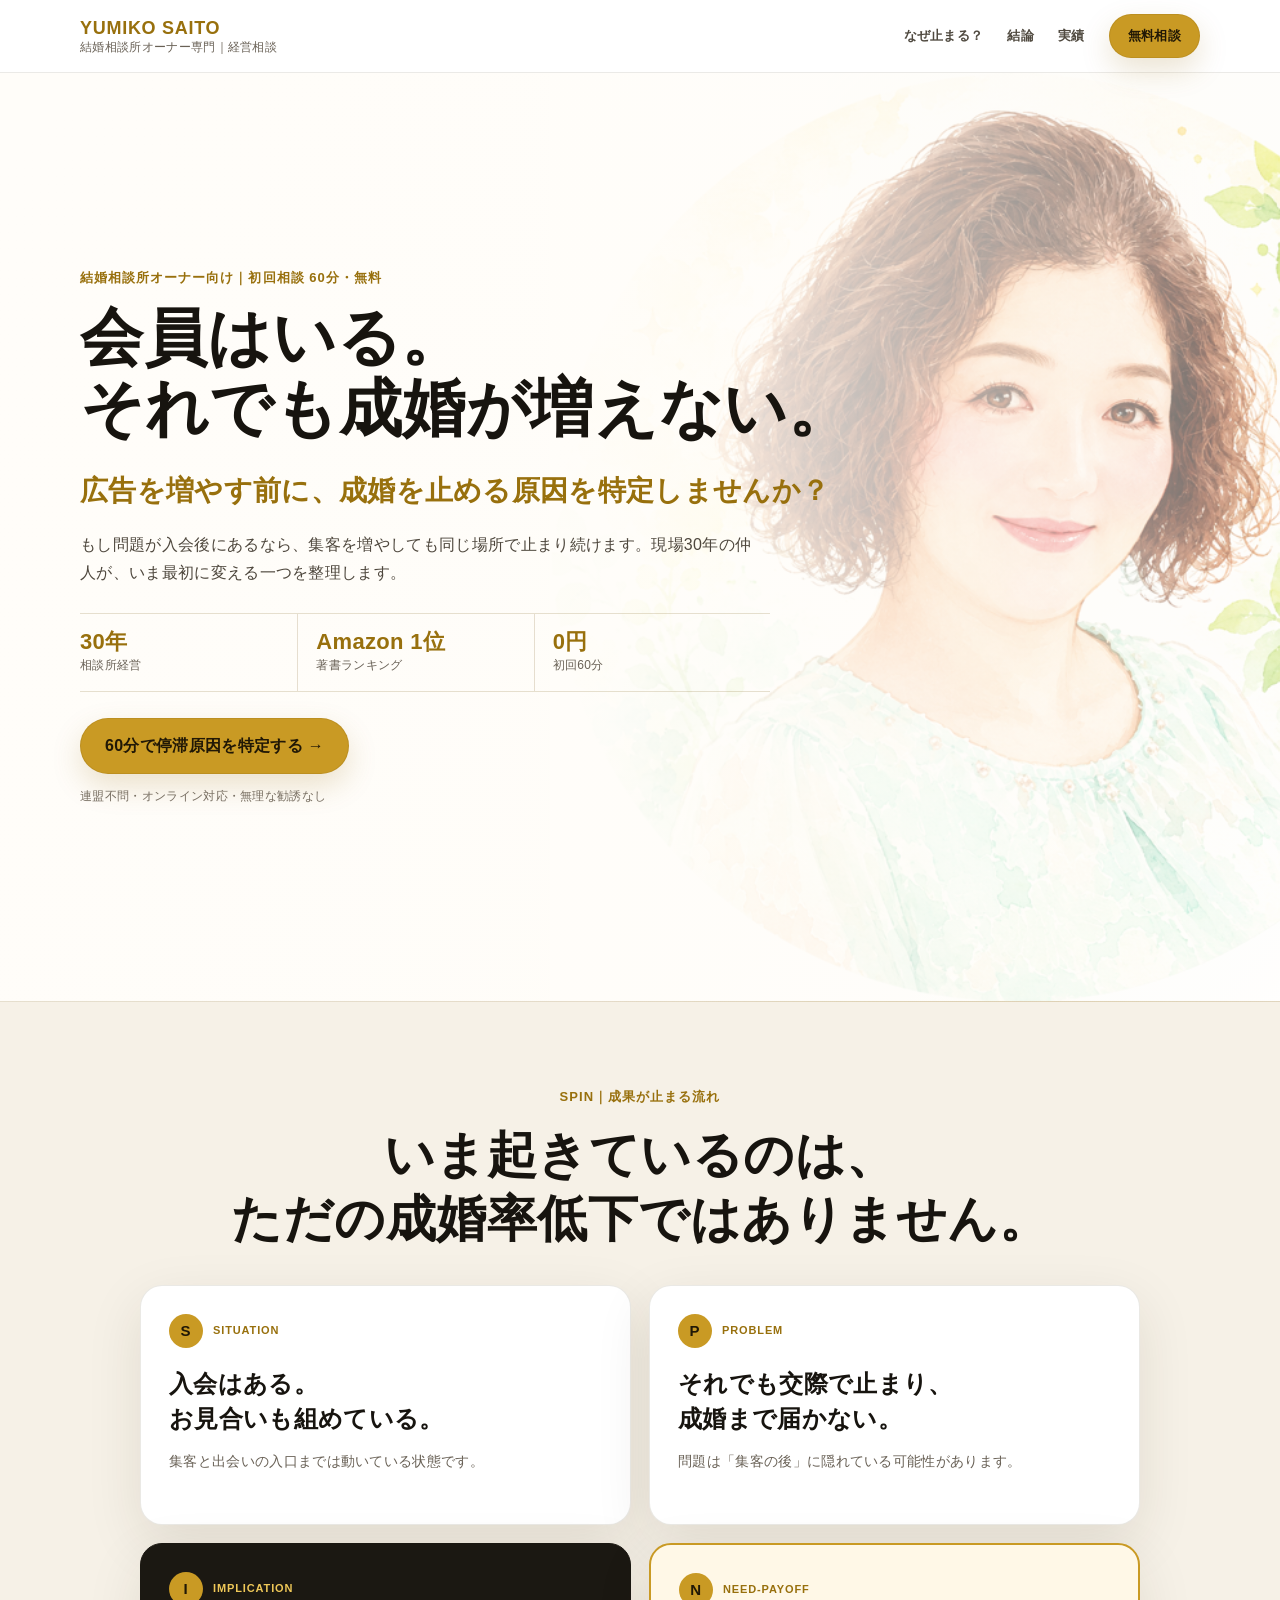
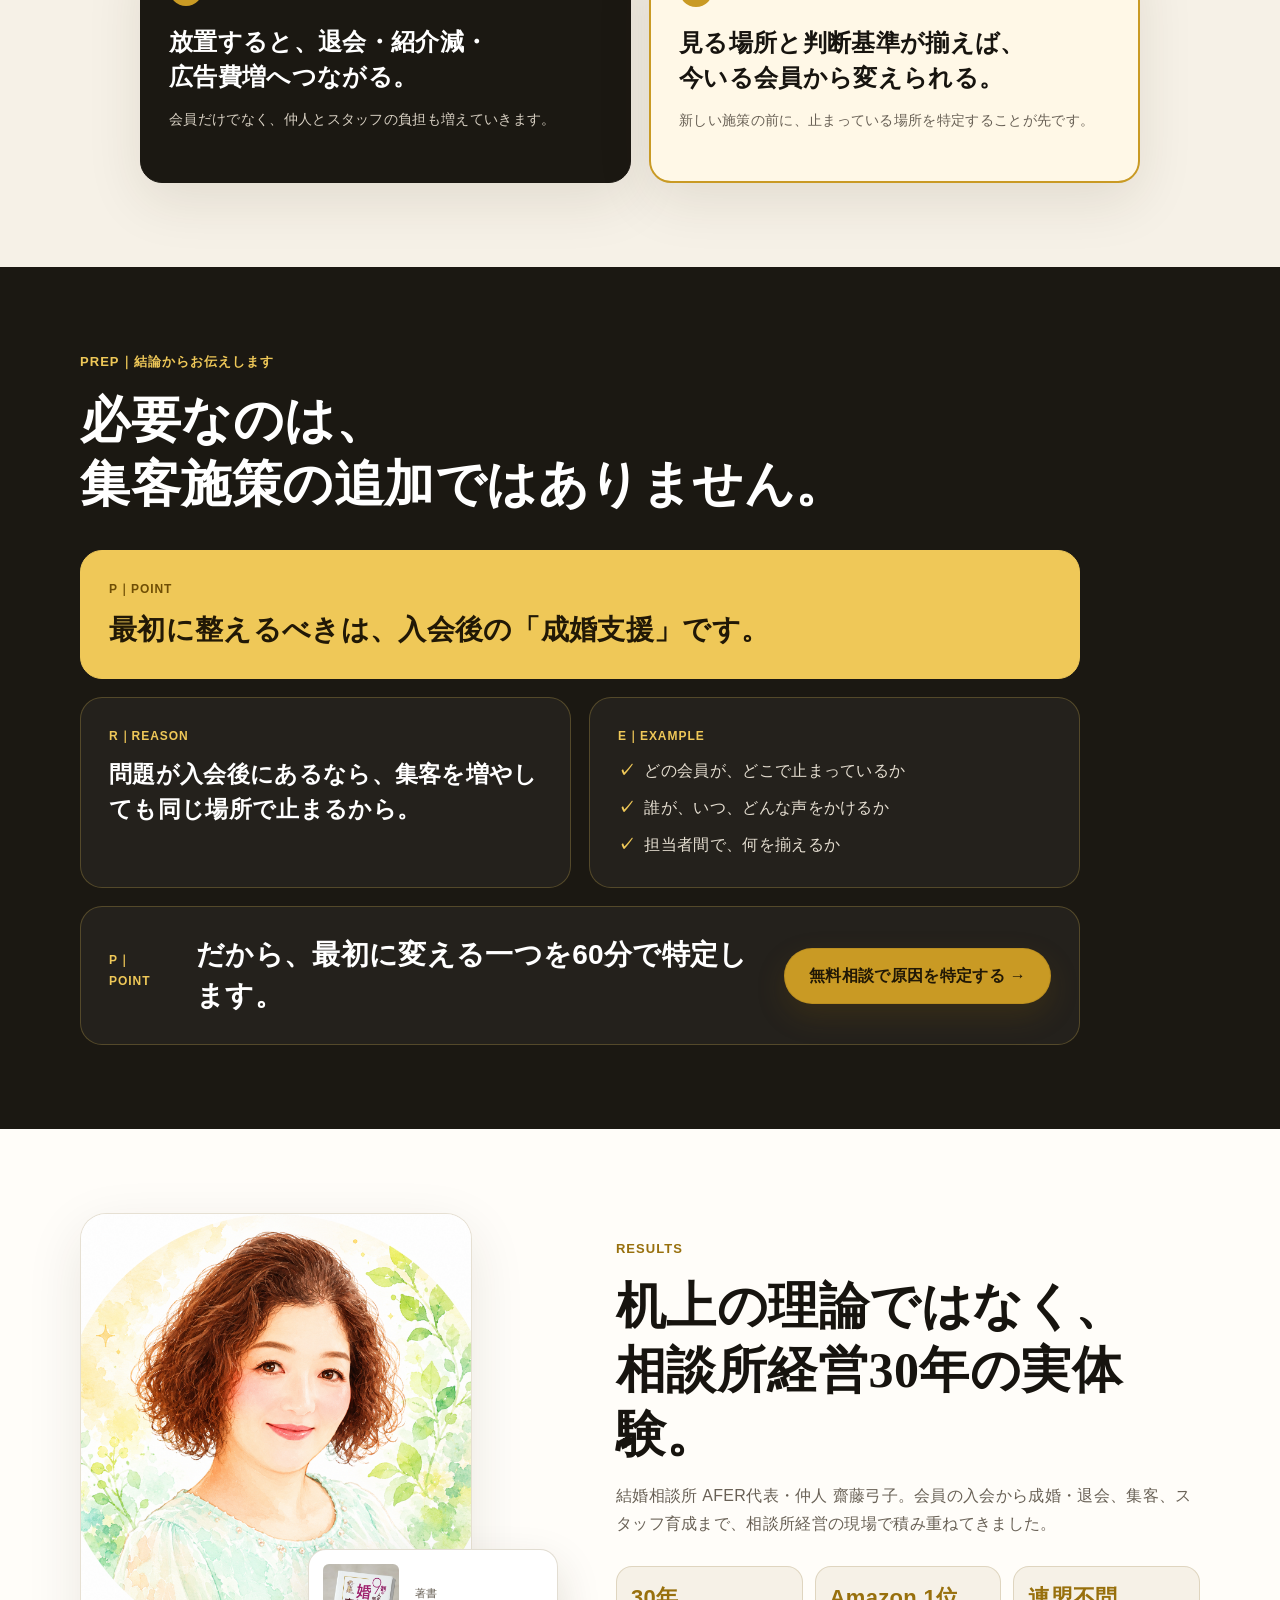
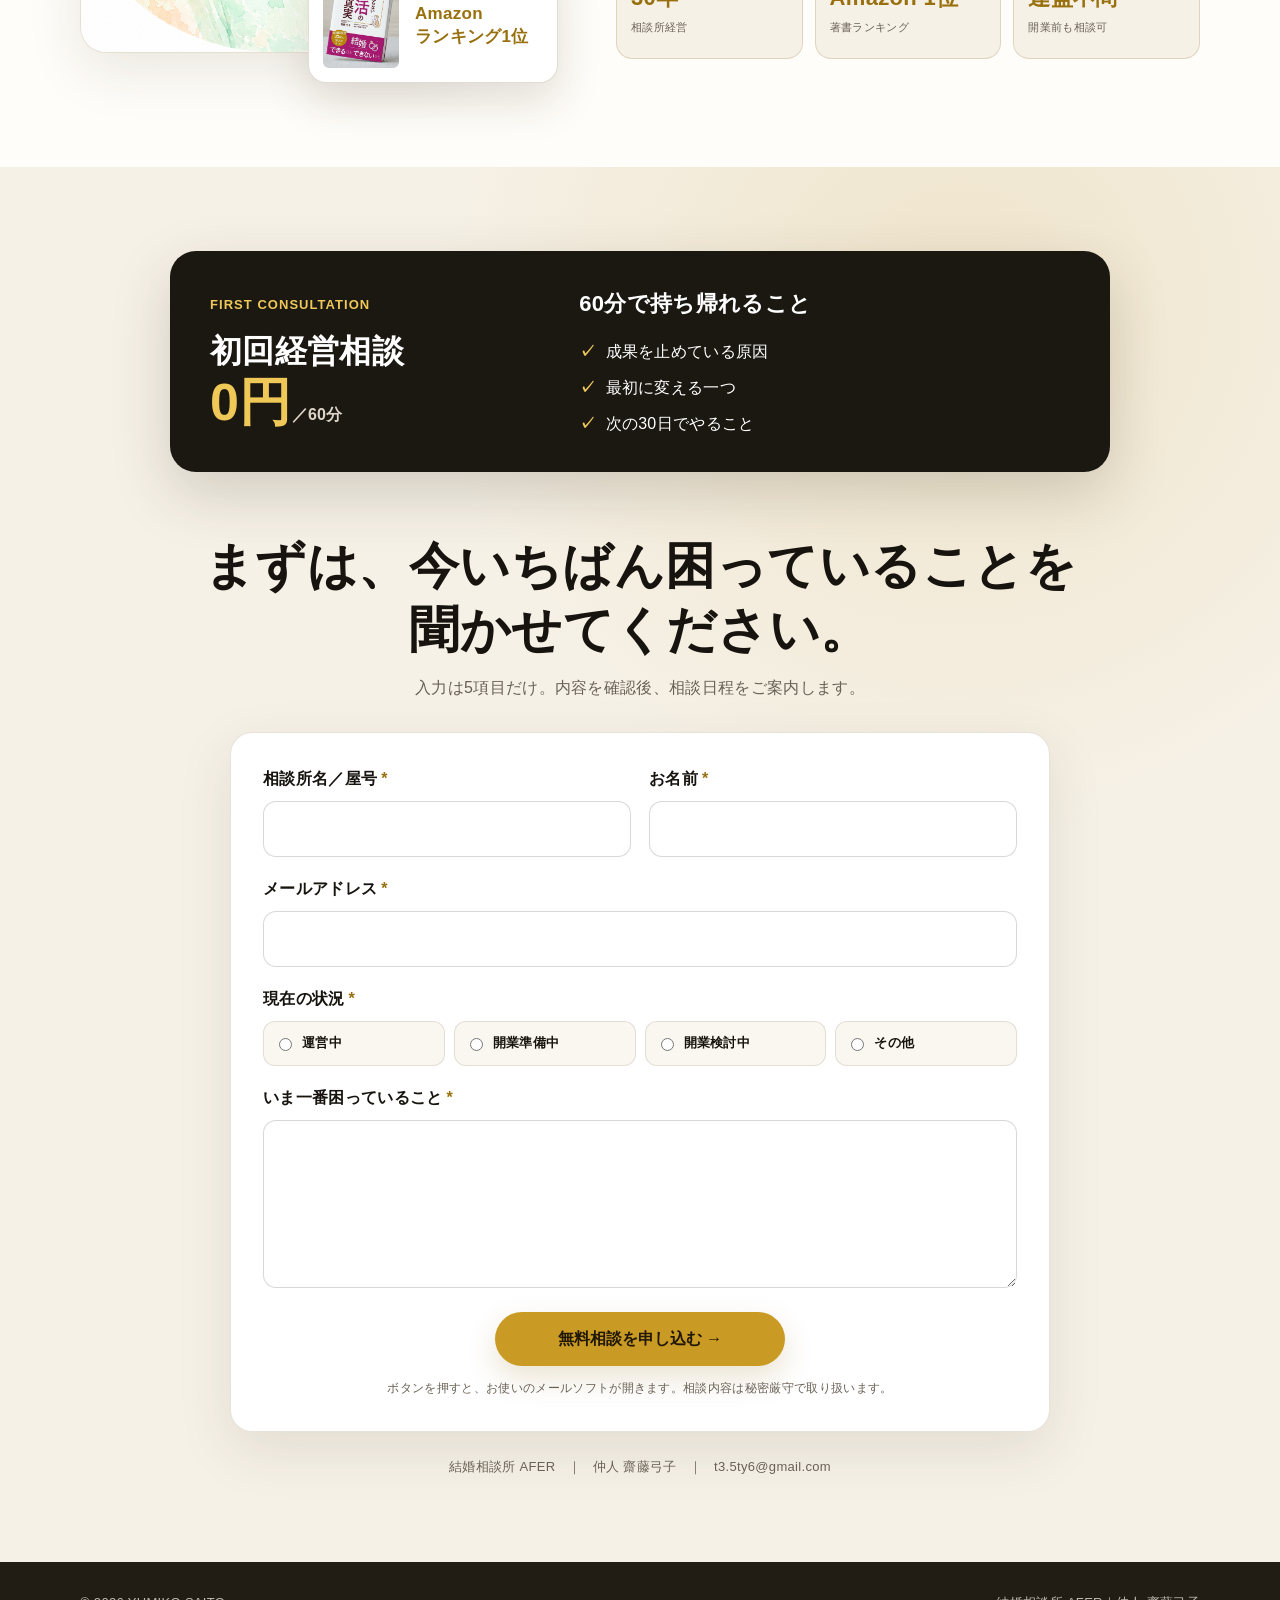
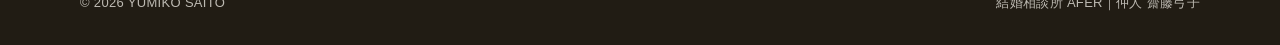
<file: pattern-04-documentary/index.html>
<!doctype html>
<html lang="ja">
<head>
  <meta charset="utf-8">
  <meta name="viewport" content="width=device-width,initial-scale=1">
  <meta name="theme-color" content="#fffdf9">
  <meta name="description" content="会員はいるのに成婚が増えない結婚相談所へ。相談所経営30年・Amazonランキング1位著者の仲人 齋藤弓子が、成果を止める原因と最初の一手を60分で整理します。">
  <meta name="robots" content="noindex,nofollow">
  <title>成婚が増えない原因を60分で整理｜仲人 齋藤弓子</title>
  <link rel="stylesheet" href="styles.css?v=spin-prep-1">
</head>
<body id="top">
  <header class="nav">
    <div class="container nav-inner">
      <a href="#top" class="brand"><strong>YUMIKO SAITO</strong><span>結婚相談所オーナー専門｜経営相談</span></a>
      <nav class="nav-links" aria-label="メインナビゲーション">
        <a href="#problem">なぜ止まる？</a><a href="#difference">結論</a><a href="#results">実績</a><a class="btn btn-small" href="#contact">無料相談</a>
      </nav>
    </div>
  </header>

  <main>
    <section class="hero">
      <img class="hero-bg" src="assets/yumiko-portrait.png" alt="結婚相談所AFER代表 仲人 齋藤弓子" width="720" height="720">
      <div class="container hero-inner">
        <div class="hero-content">
          <div class="eyebrow">結婚相談所オーナー向け｜初回相談 60分・無料</div>
          <h1>会員はいる。<br>それでも成婚が増えない。</h1>
          <p class="lead">広告を増やす前に、成婚を止める原因を特定しませんか？</p>
          <p class="hero-copy">もし問題が入会後にあるなら、集客を増やしても同じ場所で止まり続けます。現場30年の仲人が、いま最初に変える一つを整理します。</p>
          <div class="trust-row" aria-label="実績">
            <div><strong>30年</strong><span>相談所経営</span></div>
            <div><strong>Amazon 1位</strong><span>著書ランキング</span></div>
            <div><strong>0円</strong><span>初回60分</span></div>
          </div>
          <div class="hero-actions"><a class="btn" href="#contact">60分で停滞原因を特定する →</a></div>
          <p class="micro-copy">連盟不問・オンライン対応・無理な勧誘なし</p>
        </div>
      </div>
    </section>

    <section id="problem" class="paper">
      <div class="container">
        <div class="section-title centered"><div class="eyebrow">SPIN｜成果が止まる流れ</div><h2>いま起きているのは、<br>ただの成婚率低下ではありません。</h2></div>
        <div class="spin-flow">
          <article class="spin-card situation"><div class="spin-label"><b>S</b><span>SITUATION</span></div><h3>入会はある。<br>お見合いも組めている。</h3><p>集客と出会いの入口までは動いている状態です。</p></article>
          <article class="spin-card problem"><div class="spin-label"><b>P</b><span>PROBLEM</span></div><h3>それでも交際で止まり、<br>成婚まで届かない。</h3><p>問題は「集客の後」に隠れている可能性があります。</p></article>
          <article class="spin-card implication"><div class="spin-label"><b>I</b><span>IMPLICATION</span></div><h3>放置すると、退会・紹介減・<br>広告費増へつながる。</h3><p>会員だけでなく、仲人とスタッフの負担も増えていきます。</p></article>
          <article class="spin-card payoff"><div class="spin-label"><b>N</b><span>NEED-PAYOFF</span></div><h3>見る場所と判断基準が揃えば、<br>今いる会員から変えられる。</h3><p>新しい施策の前に、止まっている場所を特定することが先です。</p></article>
        </div>
      </div>
    </section>

    <section id="difference" class="difference">
      <div class="container">
        <div class="section-title"><div class="eyebrow">PREP｜結論からお伝えします</div><h2>必要なのは、<br>集客施策の追加ではありません。</h2></div>
        <div class="prep-argument">
          <div class="prep-block prep-point"><small>P｜POINT</small><strong>最初に整えるべきは、入会後の「成婚支援」です。</strong></div>
          <div class="prep-block"><small>R｜REASON</small><h3>問題が入会後にあるなら、集客を増やしても同じ場所で止まるから。</h3></div>
          <div class="prep-block"><small>E｜EXAMPLE</small><ul><li>どの会員が、どこで止まっているか</li><li>誰が、いつ、どんな声をかけるか</li><li>担当者間で、何を揃えるか</li></ul></div>
          <div class="prep-block prep-last"><small>P｜POINT</small><strong>だから、最初に変える一つを60分で特定します。</strong><a class="btn" href="#contact">無料相談で原因を特定する →</a></div>
        </div>
      </div>
    </section>

    <section id="results" class="proof-section">
      <div class="container proof-layout">
        <div class="proof-visual">
          <img class="profile-image" src="assets/yumiko-portrait.png" alt="仲人 齋藤弓子" width="720" height="720" loading="lazy">
          <div class="book-proof"><img src="assets/book-cover.jpg" alt="著書 9割の人が知らない婚活の真実" width="600" height="800" loading="lazy"><div><small>著書</small><strong>Amazon<br>ランキング1位</strong></div></div>
        </div>
        <div class="proof-copy">
          <div class="eyebrow">RESULTS</div>
          <h2>机上の理論ではなく、<br>相談所経営30年の実体験。</h2>
          <p>結婚相談所 AFER代表・仲人 齋藤弓子。会員の入会から成婚・退会、集客、スタッフ育成まで、相談所経営の現場で積み重ねてきました。</p>
          <div class="compact-stats">
            <div><strong>30年</strong><span>相談所経営</span></div>
            <div><strong>Amazon 1位</strong><span>著書ランキング</span></div>
            <div><strong>連盟不問</strong><span>開業前も相談可</span></div>
          </div>
        </div>
      </div>
    </section>

    <section class="contact" id="contact">
      <div class="container">
        <div class="offer-panel">
          <div><div class="eyebrow">FIRST CONSULTATION</div><h2>初回経営相談</h2><div class="offer-price"><strong>0円</strong><span>／60分</span></div></div>
          <div><h3>60分で持ち帰れること</h3><ul><li>成果を止めている原因</li><li>最初に変える一つ</li><li>次の30日でやること</li></ul></div>
        </div>

        <div class="contact-heading"><h2>まずは、今いちばん困っていることを<br>聞かせてください。</h2><p>入力は5項目だけ。内容を確認後、相談日程をご案内します。</p></div>
        <form class="consult-form" id="consultForm">
          <div class="form-grid">
            <div class="form-field"><label for="agency">相談所名／屋号<span class="required">*</span></label><input id="agency" name="相談所名・屋号" type="text" required></div>
            <div class="form-field"><label for="name">お名前<span class="required">*</span></label><input id="name" name="お名前" type="text" autocomplete="name" required></div>
            <div class="form-field full"><label for="visitorEmail">メールアドレス<span class="required">*</span></label><input id="visitorEmail" name="メールアドレス" type="email" autocomplete="email" required></div>
            <div class="form-field full"><label>現在の状況<span class="required">*</span></label><div class="radio-grid"><label><input type="radio" name="現在の状況" value="運営中" required>運営中</label><label><input type="radio" name="現在の状況" value="開業準備中">開業準備中</label><label><input type="radio" name="現在の状況" value="開業検討中">開業検討中</label><label><input type="radio" name="現在の状況" value="その他">その他</label></div></div>
            <div class="form-field full"><label for="message">いま一番困っていること<span class="required">*</span></label><textarea id="message" name="相談内容" rows="5" required></textarea></div>
          </div>
          <div class="form-actions"><button class="btn" type="submit">無料相談を申し込む →</button></div>
          <p class="privacy-note">ボタンを押すと、お使いのメールソフトが開きます。相談内容は秘密厳守で取り扱います。</p>
        </form>
        <div class="contact-box"><span>結婚相談所 AFER</span><span>｜</span><span>仲人 齋藤弓子</span><span>｜</span><a href="mailto:t3.5ty6@gmail.com">t3.5ty6@gmail.com</a></div>
      </div>
    </section>
  </main>

  <footer><div class="container footer-inner"><div>© <span id="year"></span> YUMIKO SAITO</div><div>結婚相談所 AFER｜仲人 齋藤弓子</div></div></footer>
  <script src="script.js?v=spin-prep-1"></script>
</body>
</html>
</file>
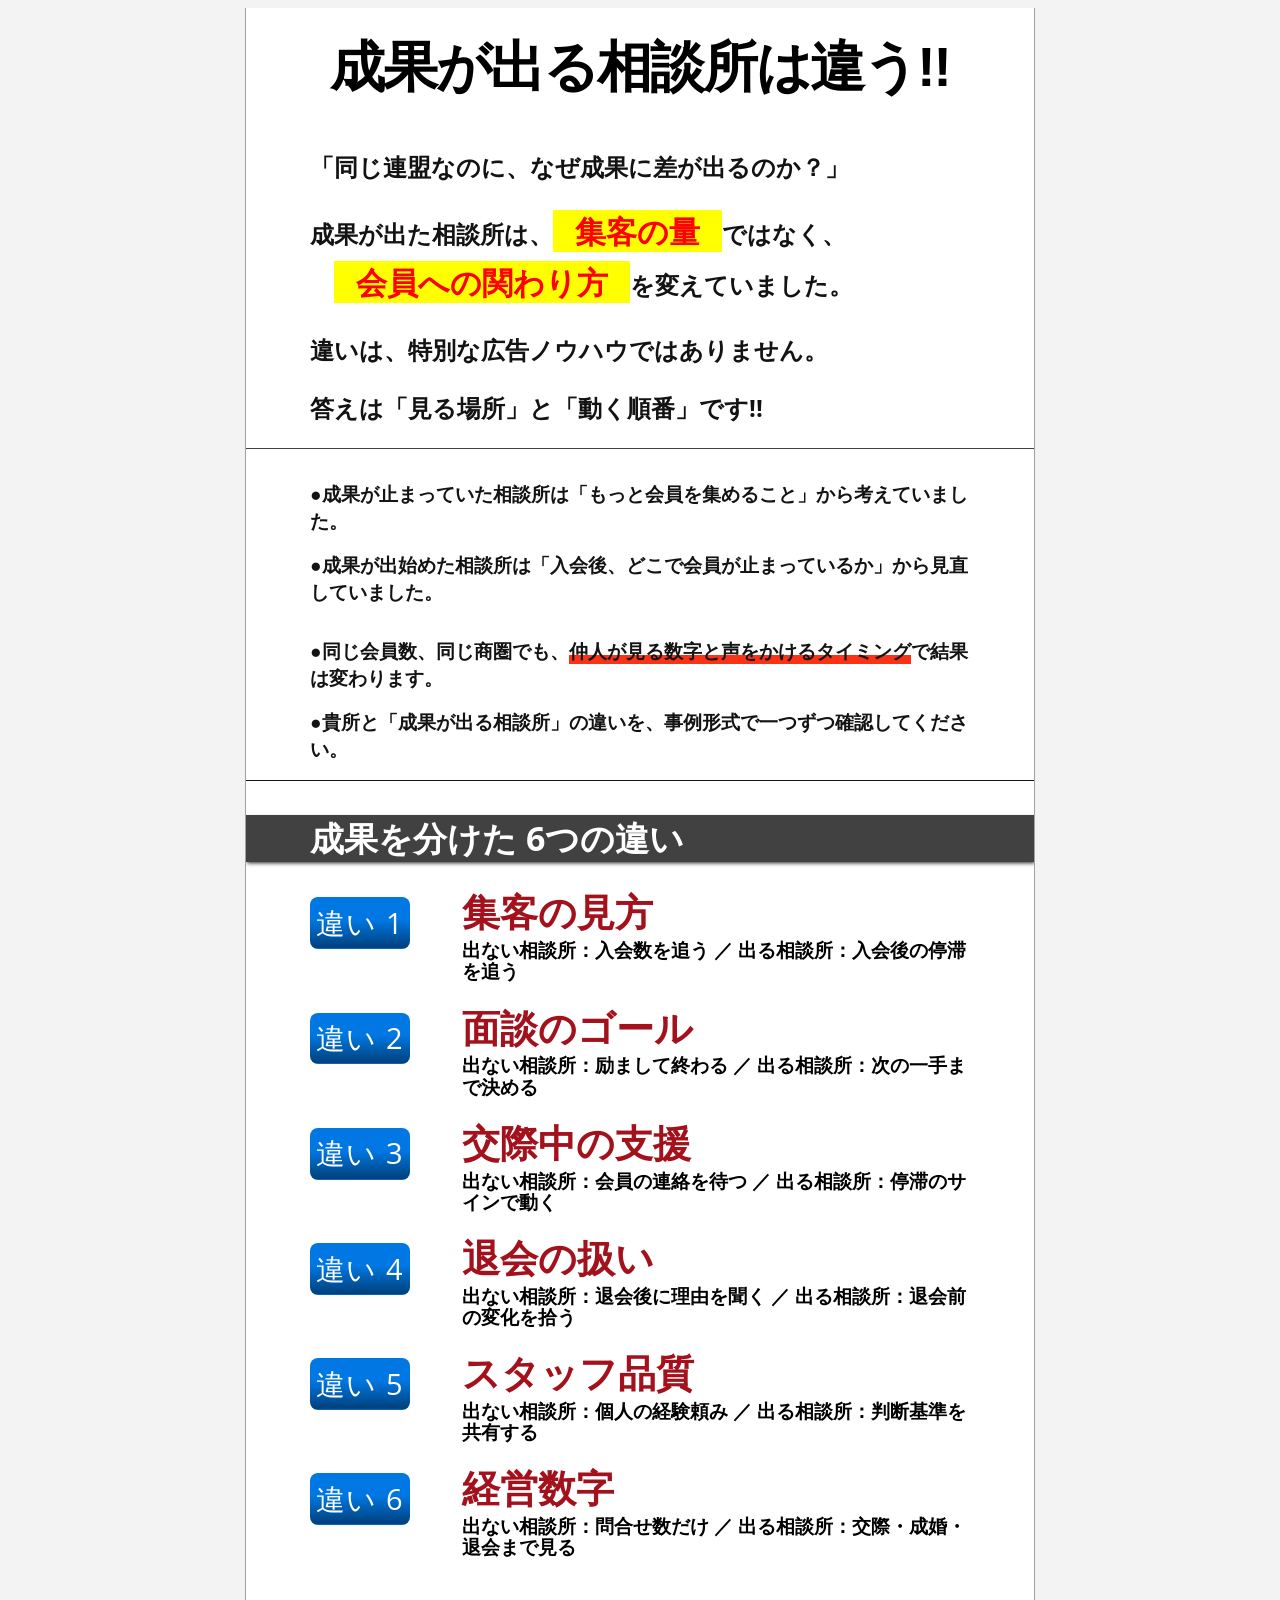
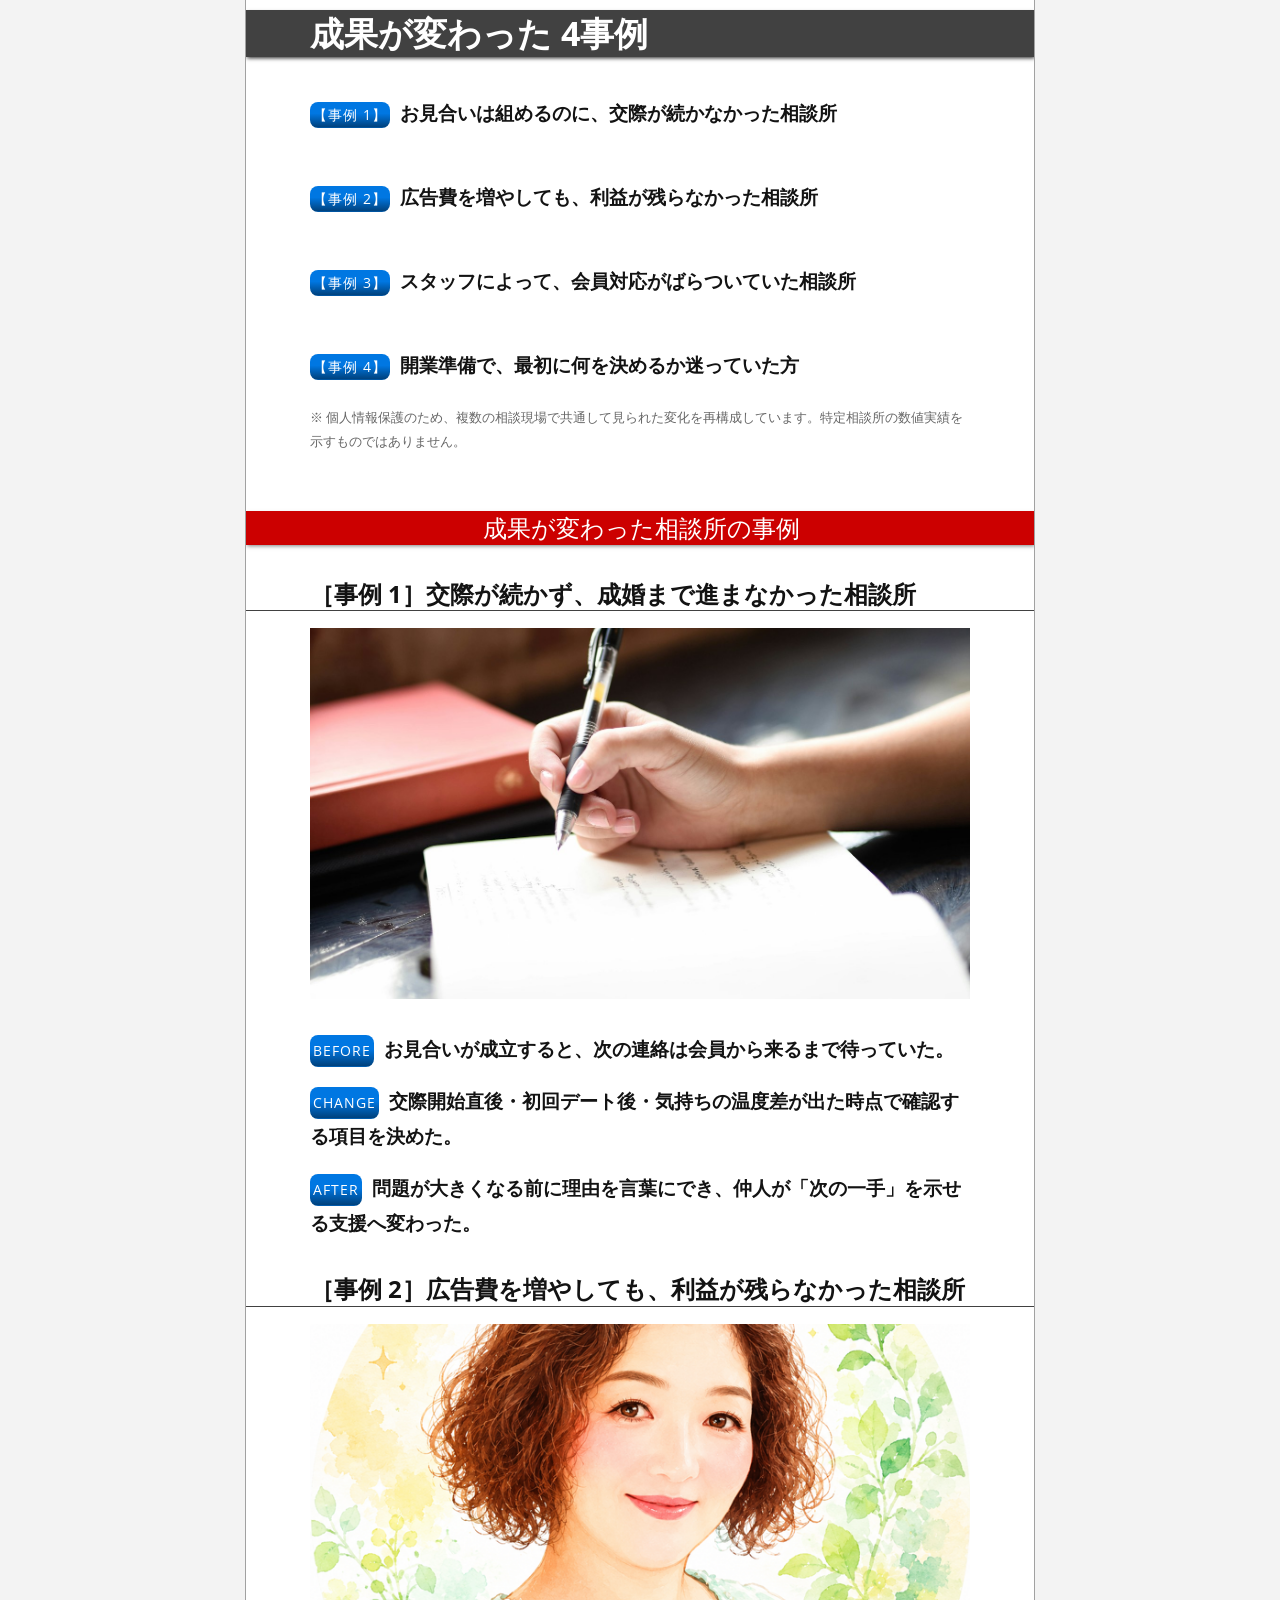
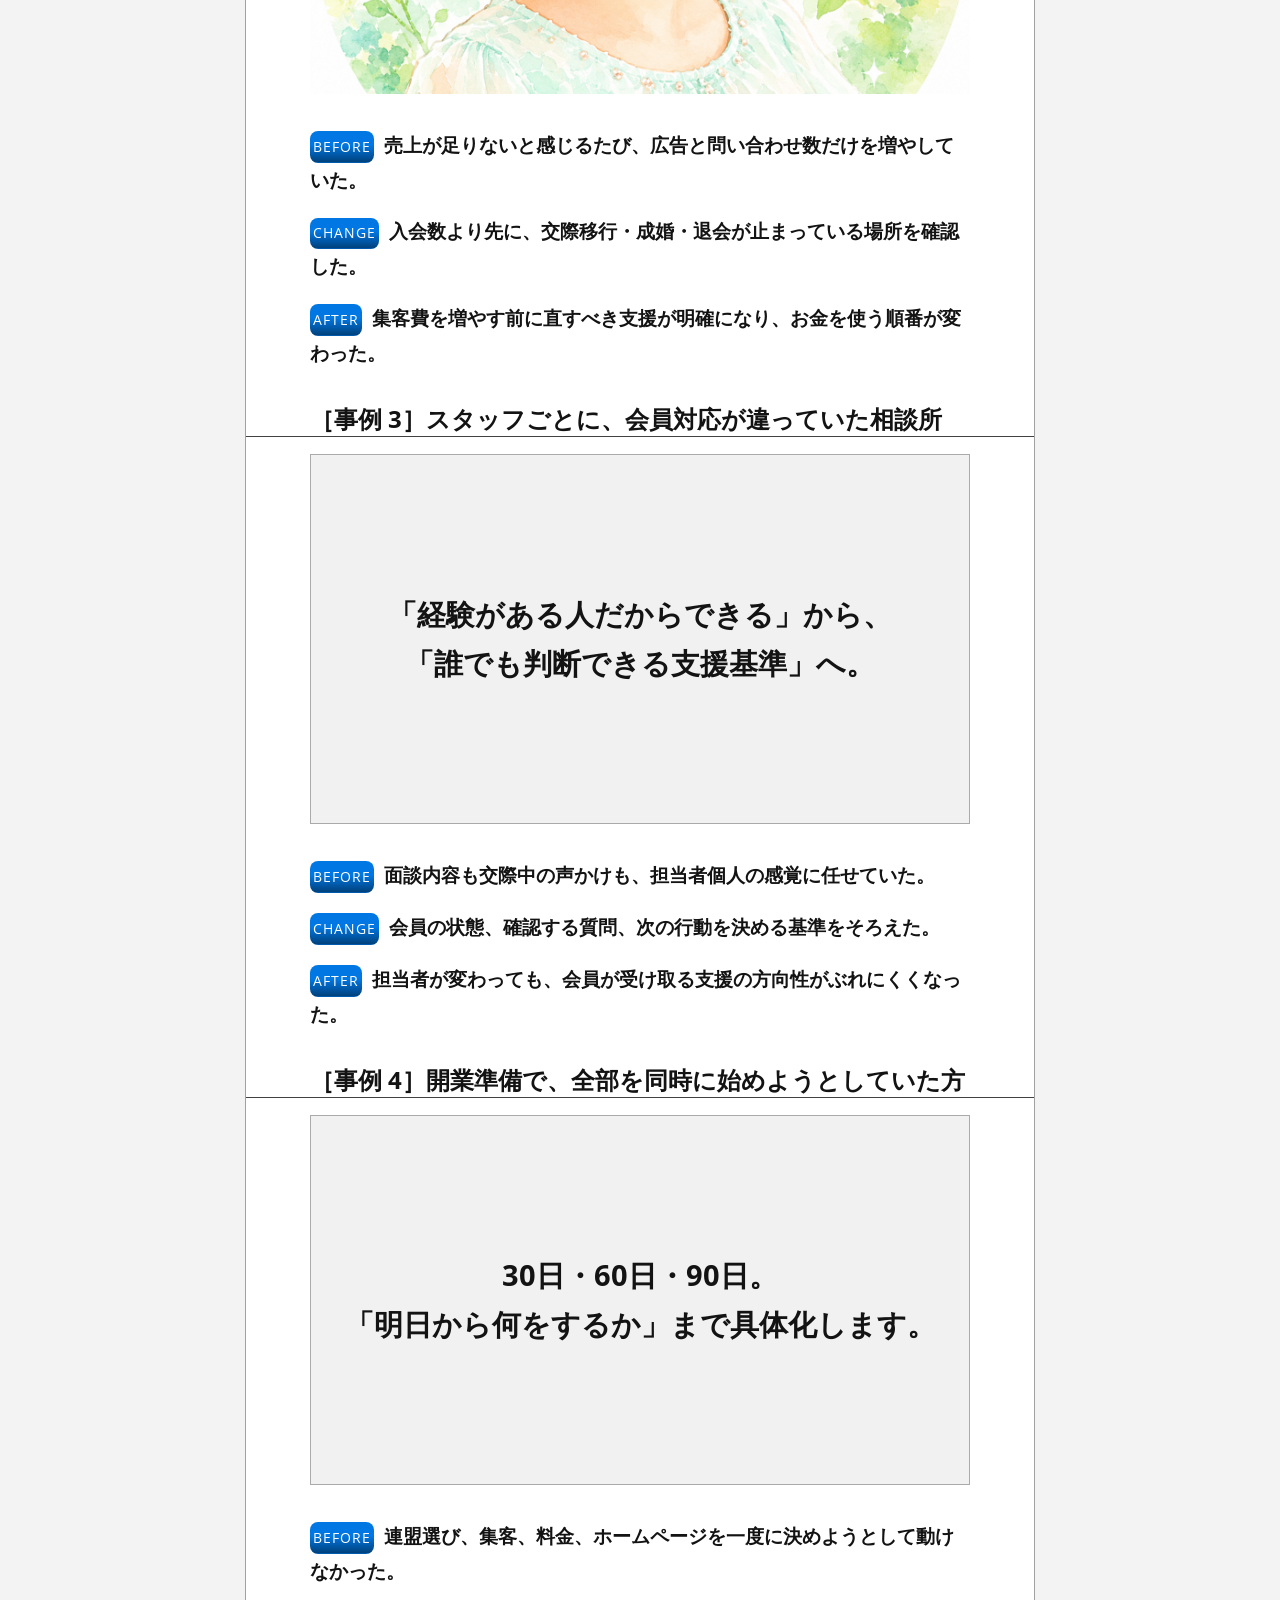
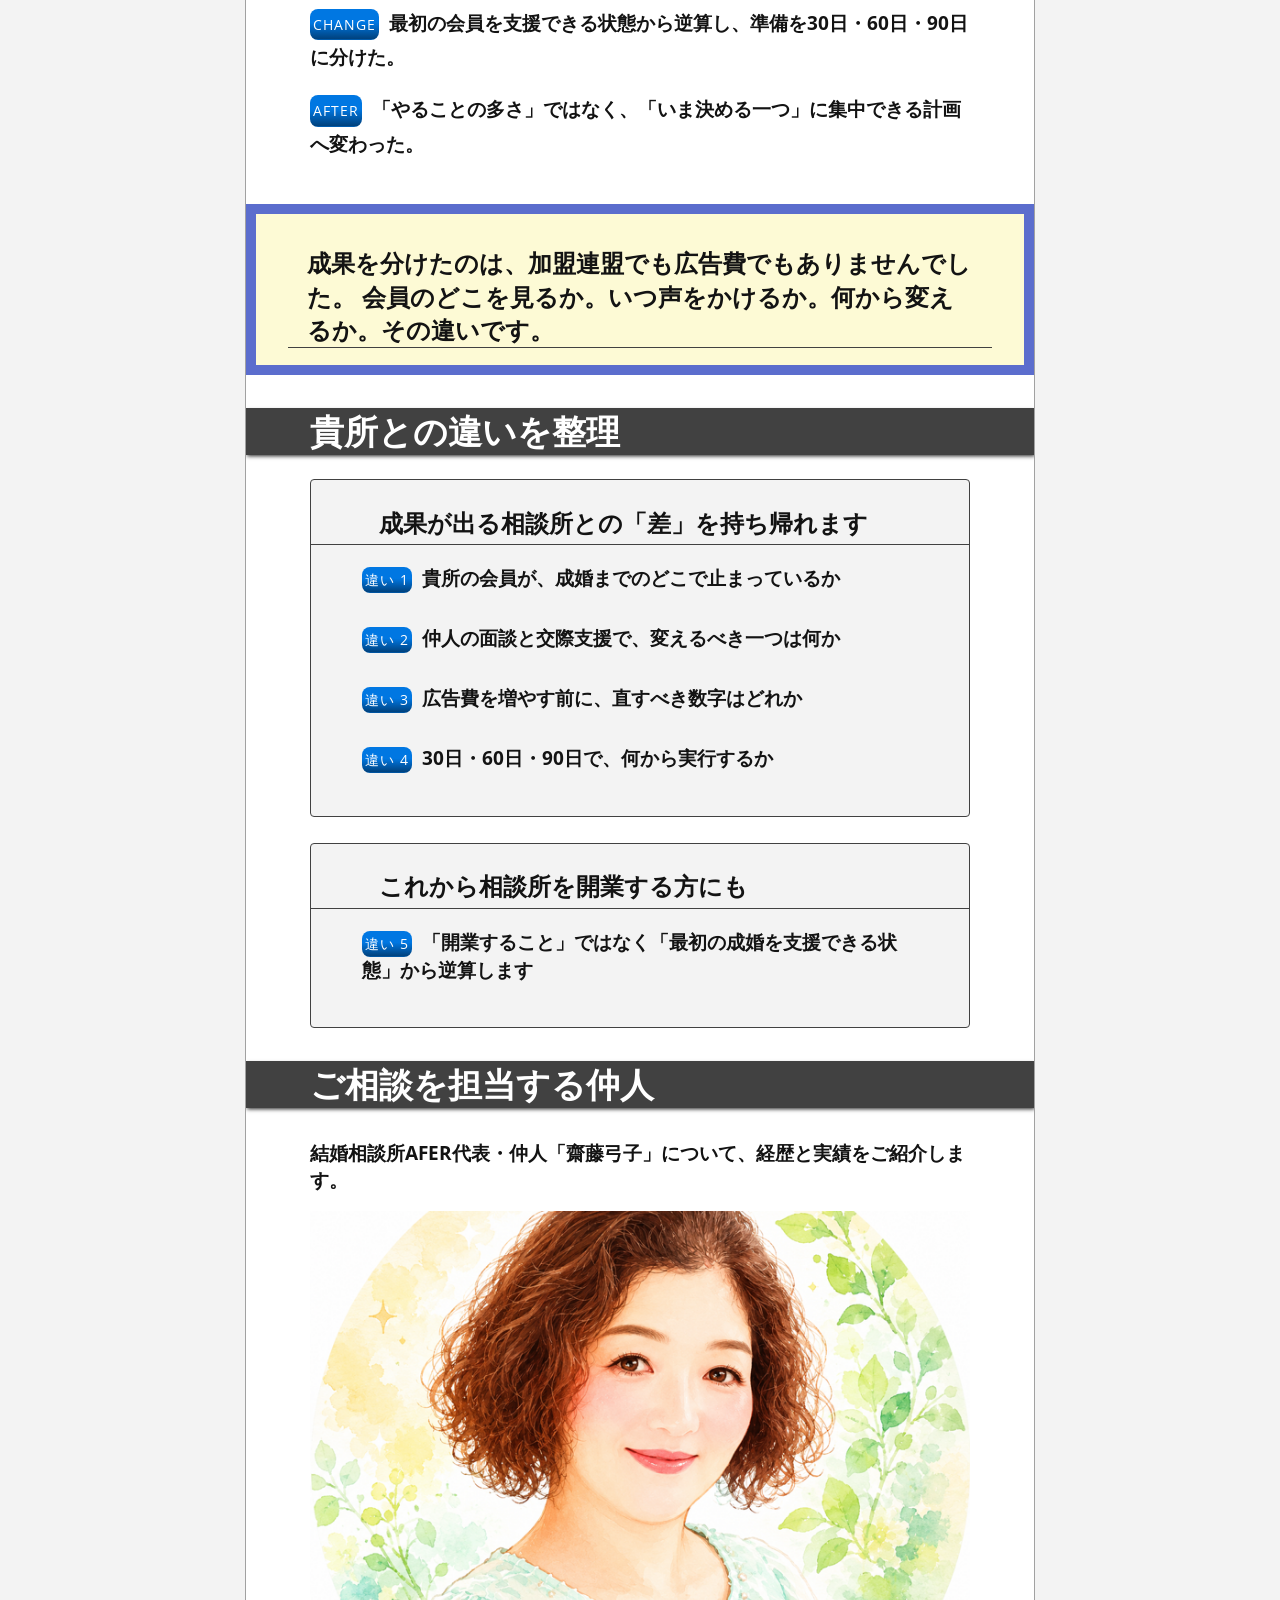
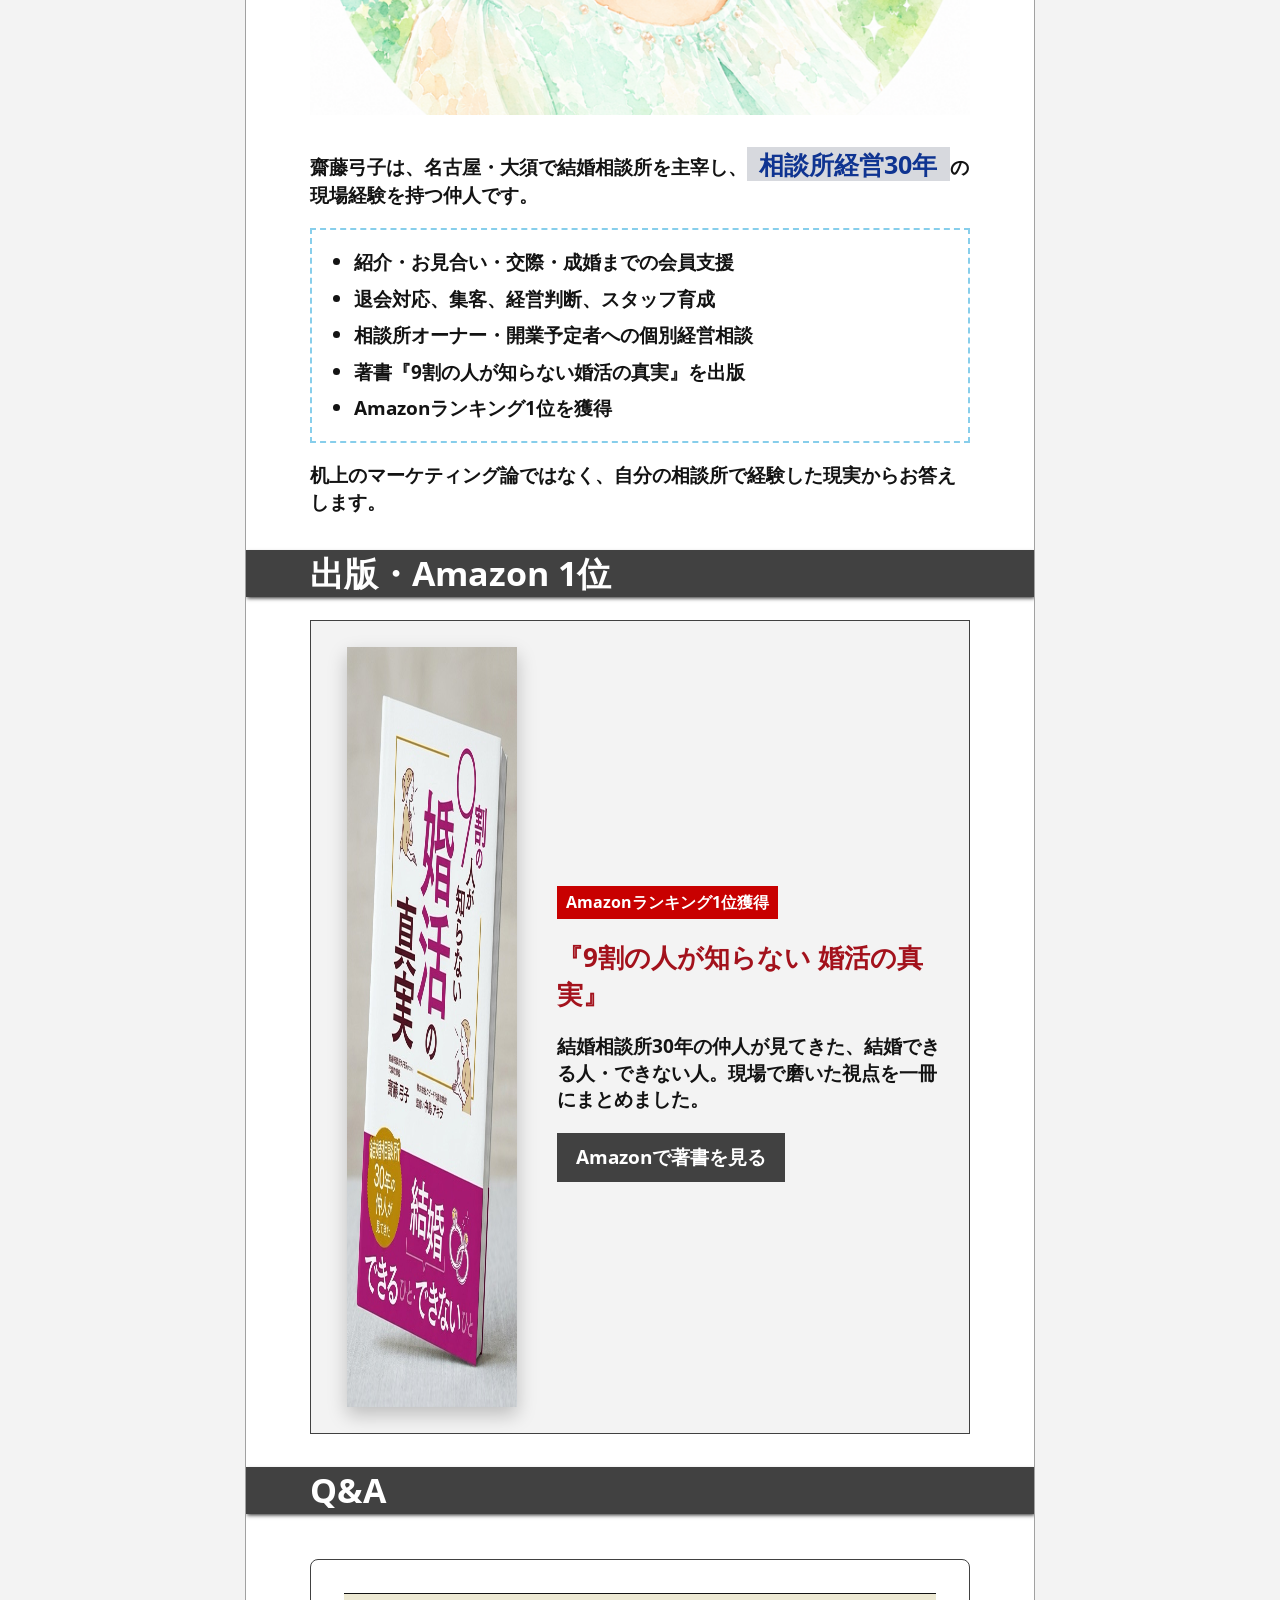
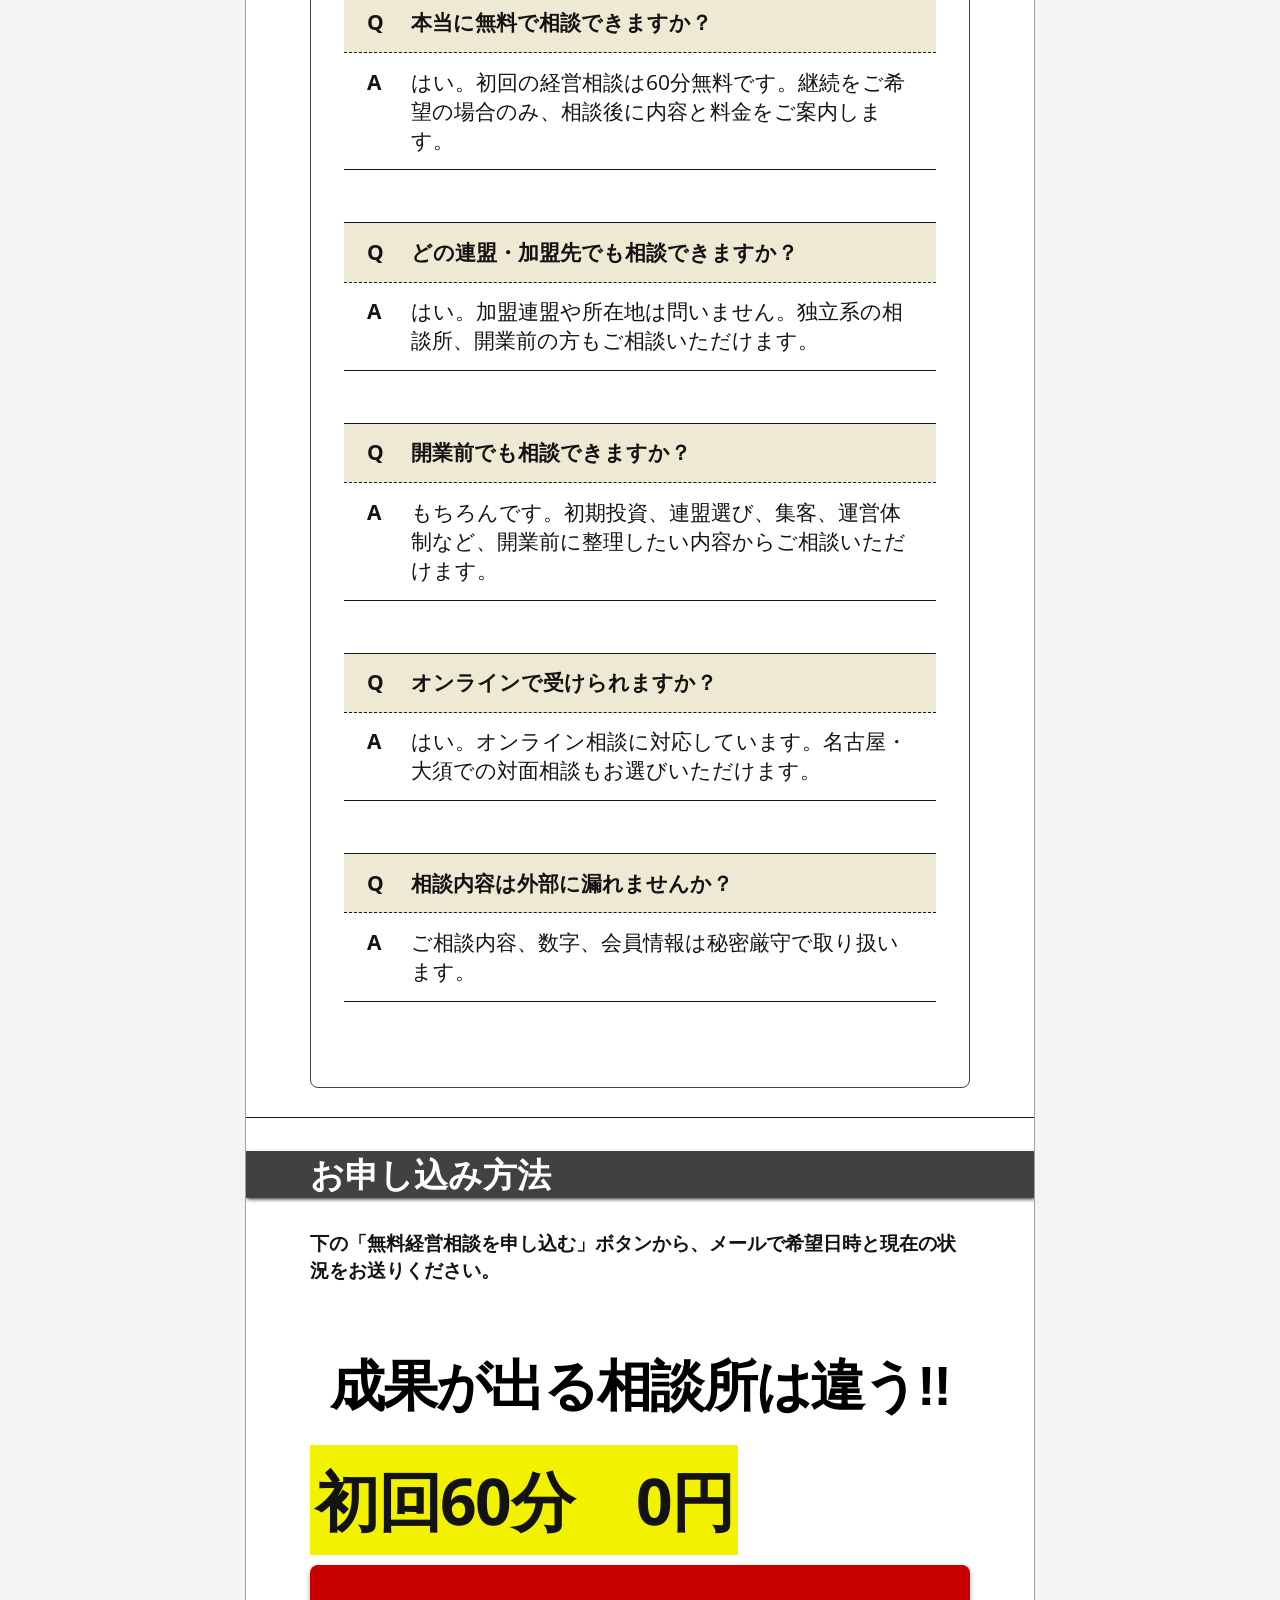
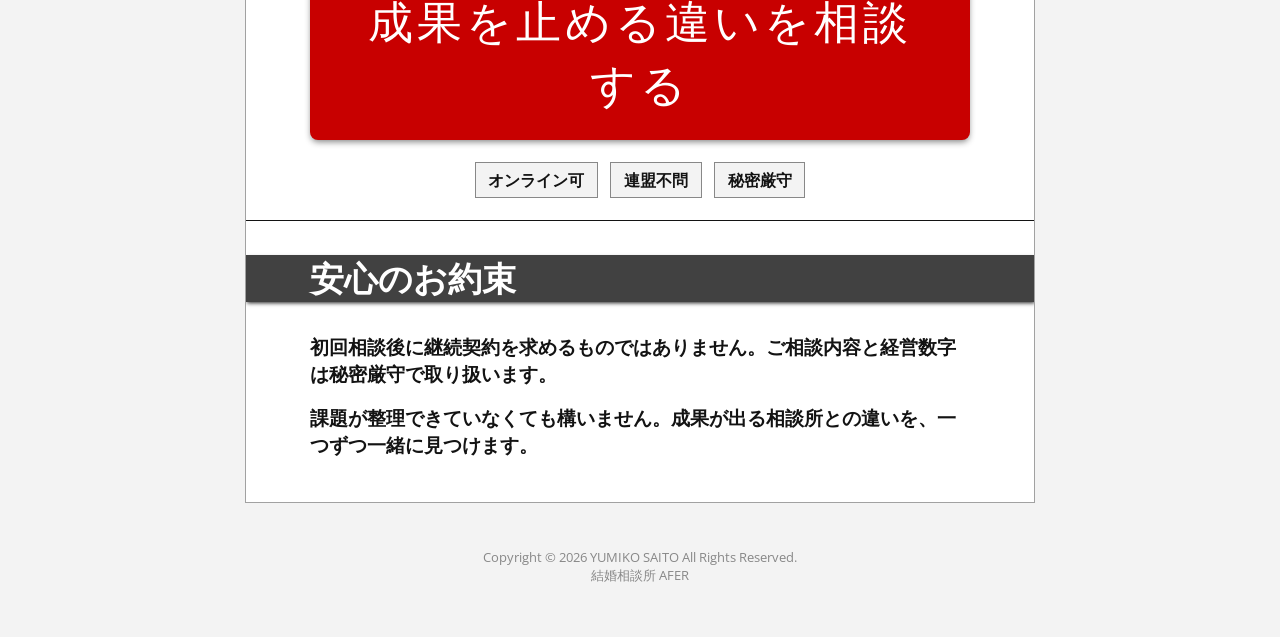
<file: pattern-05-exact-clone/index.html>
<!doctype html>
<html lang="ja">
<head>
  <meta charset="utf-8">
  <meta name="viewport" content="width=device-width,initial-scale=1">
  <meta name="robots" content="noindex,nofollow">
  <meta id="pageDescription" name="description" content="同じ連盟・同じ会員数でも、成果が出る相談所と出ない相談所は何が違うのか。相談所経営30年の仲人・齋藤弓子が、成果を分ける支援と経営の違いを60分で整理します。">
  <title>成果が出る相談所は何が違う？｜仲人 齋藤弓子 無料経営相談</title>
  <link rel="preconnect" href="https://fonts.googleapis.com">
  <link rel="preconnect" href="https://fonts.gstatic.com" crossorigin>
  <link href="https://fonts.googleapis.com/css2?family=Open+Sans:wght@400;600;700&amp;display=swap" rel="stylesheet">
  <link rel="stylesheet" href="styles.css?v=price-fix-1">
</head>
<body class="frame sans-serif">
  <main class="body body-border width-790">
    <div class="c"><img class="topimage-art" src="assets/topimage.svg" alt="成果が出る相談所は違う!!" width="790" height="110"></div>

    <div class="wrapper">
      <h4 class="headline-block">
        <p data-copy="headline-1">「同じ連盟なのに、なぜ成果に差が出るのか？」</p>
        <p class="lh20" data-copy="headline-2">成果が出た相談所は、<span class="bbffff00 bai13">集客の量</span>ではなく、<br>　<span class="bbffff00 bai13">会員への関わり方</span>を変えていました。</p>
        <p data-copy="headline-3">違いは、特別な広告ノウハウではありません。</p>
        <p data-copy="headline-4">答えは「見る場所」と「動く順番」です!!</p>
      </h4>

      <h5 id="leadOne">
        <span>●成果が止まっていた相談所は「もっと会員を集めること」から考えていました。</span>
        <span>●成果が出始めた相談所は「入会後、どこで会員が止まっているか」から見直していました。</span>
      </h5>

      <h5 id="leadTwo">
        <span>●同じ会員数、同じ商圏でも、<emred>仲人が見る数字と声をかけるタイミング</emred>で結果は変わります。</span>
        <span>●貴所と「成果が出る相談所」の違いを、事例形式で一つずつ確認してください。</span>
      </h5>

      <hr>

      <h3 id="differenceTitle">成果を分けた 6つの違い</h3>

      <div class="otodo"><div class="kougi"><span class="hl-label">違い 1</span></div><div class="kougimei">集客の見方</div><div class="jikan">出ない相談所：入会数を追う ／ 出る相談所：入会後の停滞を追う</div></div>
      <div class="otodo"><div class="kougi"><span class="hl-label">違い 2</span></div><div class="kougimei">面談のゴール</div><div class="jikan">出ない相談所：励まして終わる ／ 出る相談所：次の一手まで決める</div></div>
      <div class="otodo"><div class="kougi"><span class="hl-label">違い 3</span></div><div class="kougimei">交際中の支援</div><div class="jikan">出ない相談所：会員の連絡を待つ ／ 出る相談所：停滞のサインで動く</div></div>
      <div class="otodo"><div class="kougi"><span class="hl-label">違い 4</span></div><div class="kougimei">退会の扱い</div><div class="jikan">出ない相談所：退会後に理由を聞く ／ 出る相談所：退会前の変化を拾う</div></div>
      <div class="otodo"><div class="kougi"><span class="hl-label">違い 5</span></div><div class="kougimei">スタッフ品質</div><div class="jikan">出ない相談所：個人の経験頼み ／ 出る相談所：判断基準を共有する</div></div>
      <div class="otodo"><div class="kougi"><span class="hl-label">違い 6</span></div><div class="kougimei">経営数字</div><div class="jikan">出ない相談所：問合せ数だけ ／ 出る相談所：交際・成婚・退会まで見る</div></div>

      <h3>成果が変わった 4事例</h3>
      <h5><span class="hl-label">【事例 1】</span>お見合いは組めるのに、交際が続かなかった相談所</h5>
      <h5><span class="hl-label">【事例 2】</span>広告費を増やしても、利益が残らなかった相談所</h5>
      <h5><span class="hl-label">【事例 3】</span>スタッフによって、会員対応がばらついていた相談所</h5>
      <h5><span class="hl-label">【事例 4】</span>開業準備で、最初に何を決めるか迷っていた方</h5>
      <p class="case-disclaimer">※ 個人情報保護のため、複数の相談現場で共通して見られた変化を再構成しています。特定相談所の数値実績を示すものではありません。</p>

      <br><br>
      <div class="sub fs-h4 bgc00">成果が変わった相談所の事例</div>

      <h4>［事例 1］交際が続かず、成婚まで進まなかった相談所</h4>
      <div class="c slide-frame"><img src="assets/note-writing.jpg" alt="成婚までの流れを整理するイメージ" width="764" height="429"></div>
      <h5 class="case-story"><span><span class="hl-label">BEFORE</span>お見合いが成立すると、次の連絡は会員から来るまで待っていた。</span><span><span class="hl-label">CHANGE</span>交際開始直後・初回デート後・気持ちの温度差が出た時点で確認する項目を決めた。</span><span><span class="hl-label">AFTER</span>問題が大きくなる前に理由を言葉にでき、仲人が「次の一手」を示せる支援へ変わった。</span></h5>

      <h4>［事例 2］広告費を増やしても、利益が残らなかった相談所</h4>
      <div class="c slide-frame"><img src="assets/yumiko-portrait.png" alt="仲人 齋藤弓子" width="764" height="429" loading="lazy"></div>
      <h5 class="case-story"><span><span class="hl-label">BEFORE</span>売上が足りないと感じるたび、広告と問い合わせ数だけを増やしていた。</span><span><span class="hl-label">CHANGE</span>入会数より先に、交際移行・成婚・退会が止まっている場所を確認した。</span><span><span class="hl-label">AFTER</span>集客費を増やす前に直すべき支援が明確になり、お金を使う順番が変わった。</span></h5>

      <h4>［事例 3］スタッフごとに、会員対応が違っていた相談所</h4>
      <div class="c slide-placeholder"><b>「経験がある人だからできる」から、<br>「誰でも判断できる支援基準」へ。</b></div>
      <h5 class="case-story"><span><span class="hl-label">BEFORE</span>面談内容も交際中の声かけも、担当者個人の感覚に任せていた。</span><span><span class="hl-label">CHANGE</span>会員の状態、確認する質問、次の行動を決める基準をそろえた。</span><span><span class="hl-label">AFTER</span>担当者が変わっても、会員が受け取る支援の方向性がぶれにくくなった。</span></h5>

      <h4>［事例 4］開業準備で、全部を同時に始めようとしていた方</h4>
      <div class="c slide-placeholder"><b>30日・60日・90日。<br>「明日から何をするか」まで具体化します。</b></div>
      <h5 class="case-story"><span><span class="hl-label">BEFORE</span>連盟選び、集客、料金、ホームページを一度に決めようとして動けなかった。</span><span><span class="hl-label">CHANGE</span>最初の会員を支援できる状態から逆算し、準備を30日・60日・90日に分けた。</span><span><span class="hl-label">AFTER</span>「やることの多さ」ではなく、「いま決める一つ」に集中できる計画へ変わった。</span></h5>
    </div>

    <div class="doudesu">
      <h4>
        <span data-copy="closing-1">成果を分けたのは、加盟連盟でも広告費でもありませんでした。</span>
        <span data-copy="closing-2">会員のどこを見るか。いつ声をかけるか。何から変えるか。その違いです。</span>
      </h4>
    </div>

    <div class="wrapper">
      <h3>貴所との違いを整理</h3>

      <div class="box">
        <h4>成果が出る相談所との「差」を持ち帰れます</h4>
        <h5><span><span class="hl-label">違い 1</span>貴所の会員が、成婚までのどこで止まっているか</span></h5>
        <h5><span><span class="hl-label">違い 2</span>仲人の面談と交際支援で、変えるべき一つは何か</span></h5>
        <h5><span><span class="hl-label">違い 3</span>広告費を増やす前に、直すべき数字はどれか</span></h5>
        <h5><span><span class="hl-label">違い 4</span>30日・60日・90日で、何から実行するか</span></h5>
      </div>

      <div class="box">
        <h4>これから相談所を開業する方にも</h4>
        <h5><span><span class="hl-label">違い 5</span>「開業すること」ではなく「最初の成婚を支援できる状態」から逆算します</span></h5>
      </div>

      <h3>ご相談を担当する仲人</h3>
      <h5>
        <span>結婚相談所AFER代表・仲人「齋藤弓子」について、経歴と実績をご紹介します。</span>
      </h5>

      <div class="c profile-media"><img src="assets/yumiko-portrait.png" alt="結婚相談所AFER代表 仲人 齋藤弓子" width="841" height="642" loading="lazy"></div>

      <h5>
        <span>齋藤弓子は、名古屋・大須で結婚相談所を主宰し、<span class="bb0f3491 bai13">相談所経営30年</span>の現場経験を持つ仲人です。</span>
        <ul class="koushiwaku">
          <li>紹介・お見合い・交際・成婚までの会員支援</li>
          <li>退会対応、集客、経営判断、スタッフ育成</li>
          <li>相談所オーナー・開業予定者への個別経営相談</li>
          <li>著書『9割の人が知らない婚活の真実』を出版</li>
          <li>Amazonランキング1位を獲得</li>
        </ul>
        <span>机上のマーケティング論ではなく、自分の相談所で経験した現実からお答えします。</span>
      </h5>

      <h3>出版・Amazon 1位</h3>
      <div class="publication">
        <img src="assets/book-cover.jpg" alt="9割の人が知らない婚活の真実 書影" width="567" height="760" loading="lazy">
        <h5>
          <span class="publication-rank">Amazonランキング1位獲得</span>
          <b>『9割の人が知らない 婚活の真実』</b>
          <span>結婚相談所30年の仲人が見てきた、結婚できる人・できない人。現場で磨いた視点を一冊にまとめました。</span>
          <a href="https://amzn.asia/d/01sySedo" target="_blank" rel="noopener noreferrer">Amazonで著書を見る</a>
        </h5>
      </div>

      <h3>Q&amp;A</h3>
      <div class="qa bai13">
        <dl>
          <dt>本当に無料で相談できますか？</dt>
          <dd>はい。初回の経営相談は60分無料です。継続をご希望の場合のみ、相談後に内容と料金をご案内します。</dd>
          <dt>どの連盟・加盟先でも相談できますか？</dt>
          <dd>はい。加盟連盟や所在地は問いません。独立系の相談所、開業前の方もご相談いただけます。</dd>
          <dt>開業前でも相談できますか？</dt>
          <dd>もちろんです。初期投資、連盟選び、集客、運営体制など、開業前に整理したい内容からご相談いただけます。</dd>
          <dt>オンラインで受けられますか？</dt>
          <dd>はい。オンライン相談に対応しています。名古屋・大須での対面相談もお選びいただけます。</dd>
          <dt>相談内容は外部に漏れませんか？</dt>
          <dd>ご相談内容、数字、会員情報は秘密厳守で取り扱います。</dd>
        </dl>
      </div>

      <hr>
      <h3>お申し込み方法</h3>
      <h5><span>下の「無料経営相談を申し込む」ボタンから、メールで希望日時と現在の状況をお送りください。</span></h5>
    </div>

    <div class="c repeat-topimage" aria-hidden="true"><img class="topimage-art" src="assets/topimage.svg" alt="" width="790" height="110"></div>

    <div class="wrapper application-area">
      <h1><span class="nedan">初回60分　0円</span></h1>
      <div class="subscribe-btn bound-animate">
        <a id="mainCta" href="mailto:t3.5ty6@gmail.com?subject=%E3%80%90%E7%84%A1%E6%96%99%E7%B5%8C%E5%96%B6%E7%9B%B8%E8%AB%87%E3%80%91%E7%94%B3%E3%81%97%E8%BE%BC%E3%81%BF">成果を止める違いを相談する</a>
      </div>
      <div class="c trust-row"><span>オンライン可</span><span>連盟不問</span><span>秘密厳守</span></div>
      <hr>
      <h3>安心のお約束</h3>
      <h5>
        <span>初回相談後に継続契約を求めるものではありません。ご相談内容と経営数字は秘密厳守で取り扱います。</span>
        <span>課題が整理できていなくても構いません。成果が出る相談所との違いを、一つずつ一緒に見つけます。</span>
      </h5>
    </div>
  </main>

  <footer class="footer">
    <span>Copyright © <span id="year"></span> YUMIKO SAITO All Rights Reserved.</span><br>
    <span>結婚相談所 AFER</span>
  </footer>
  <script>document.getElementById('year').textContent = new Date().getFullYear();</script>
</body>
</html>
</file>
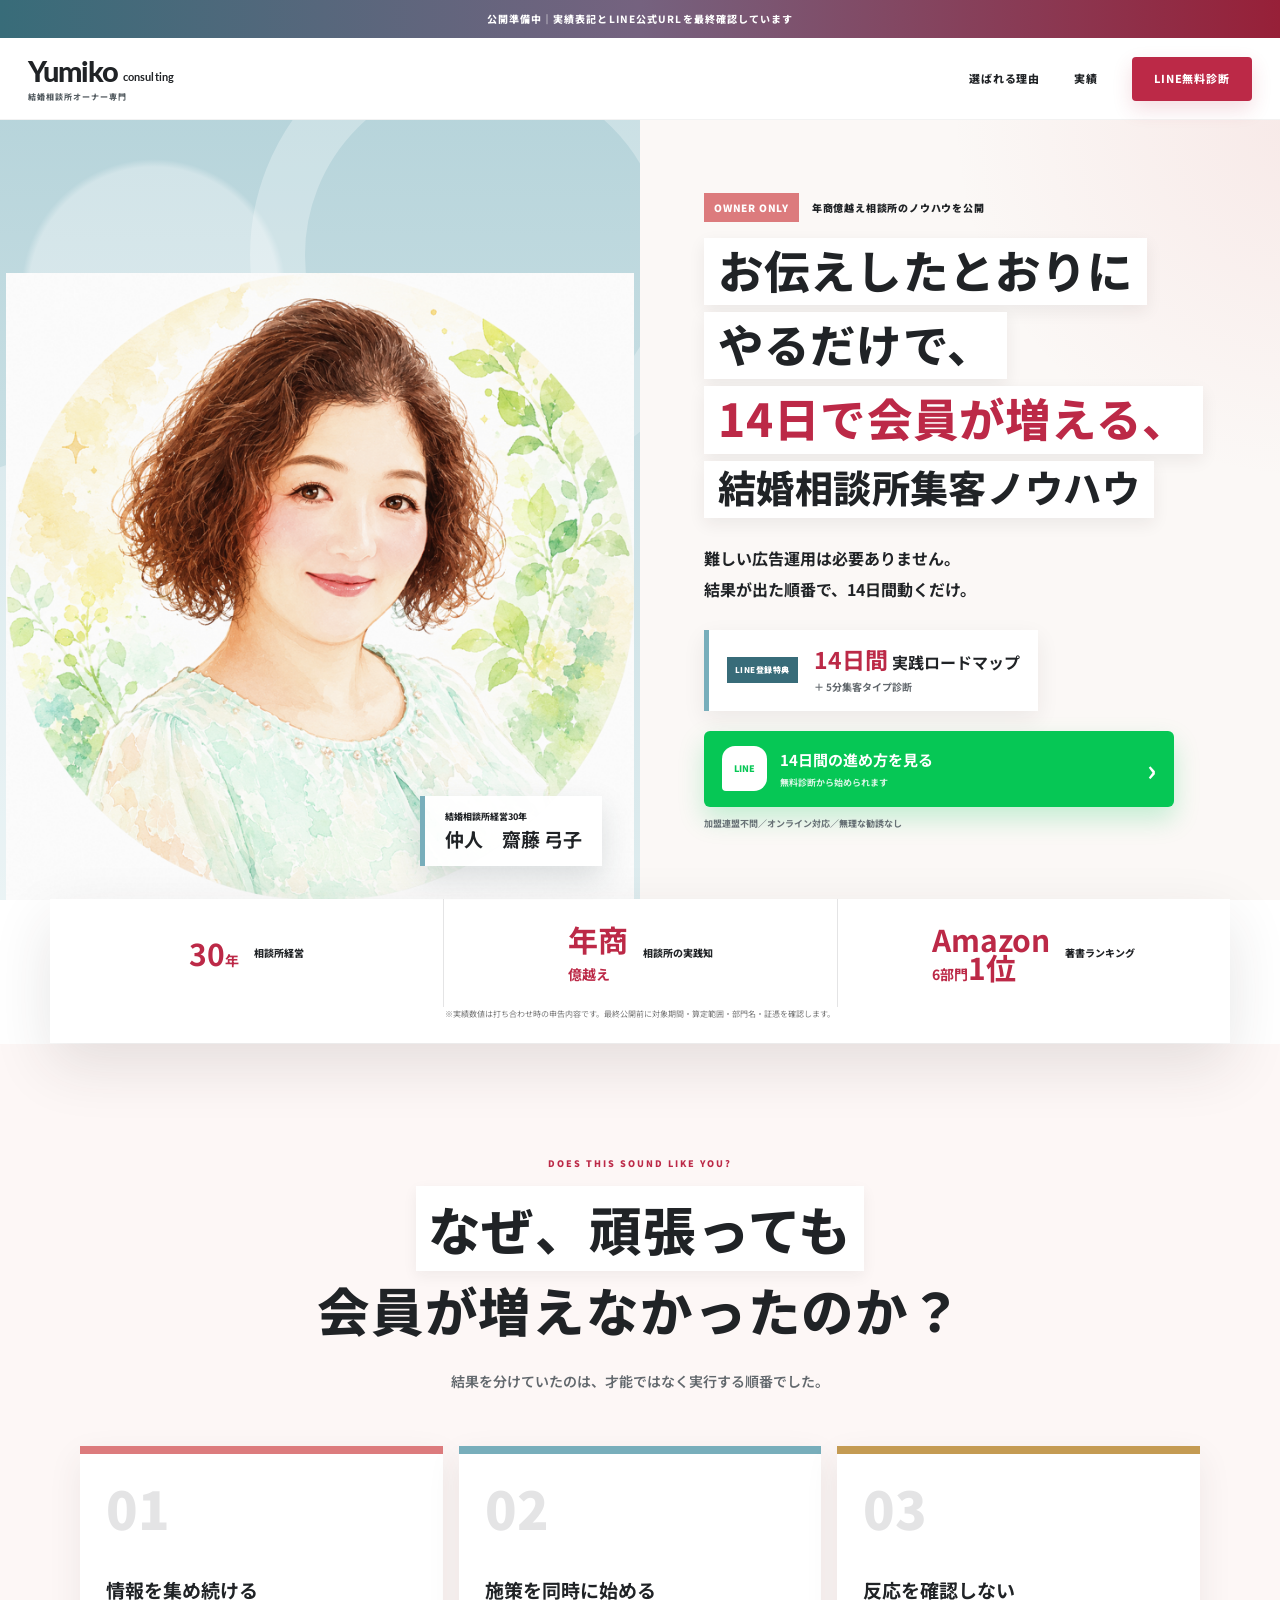
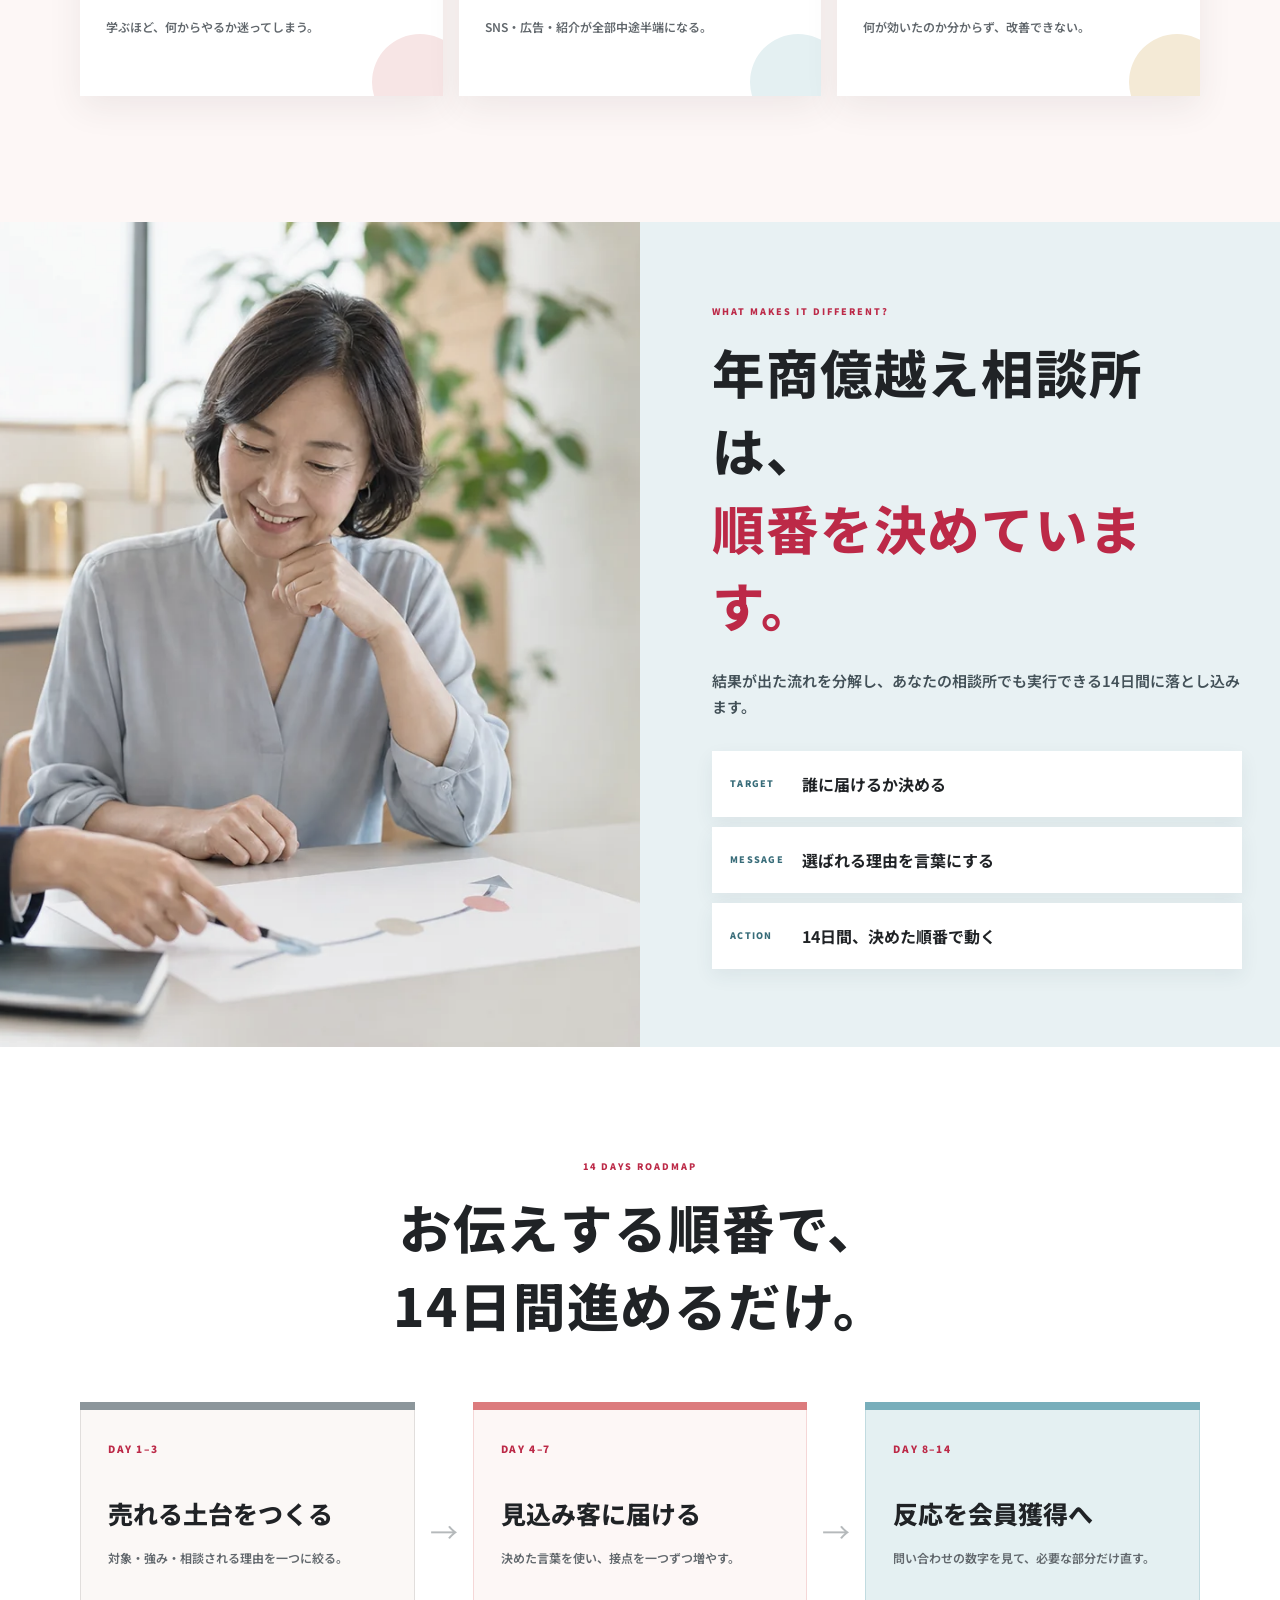
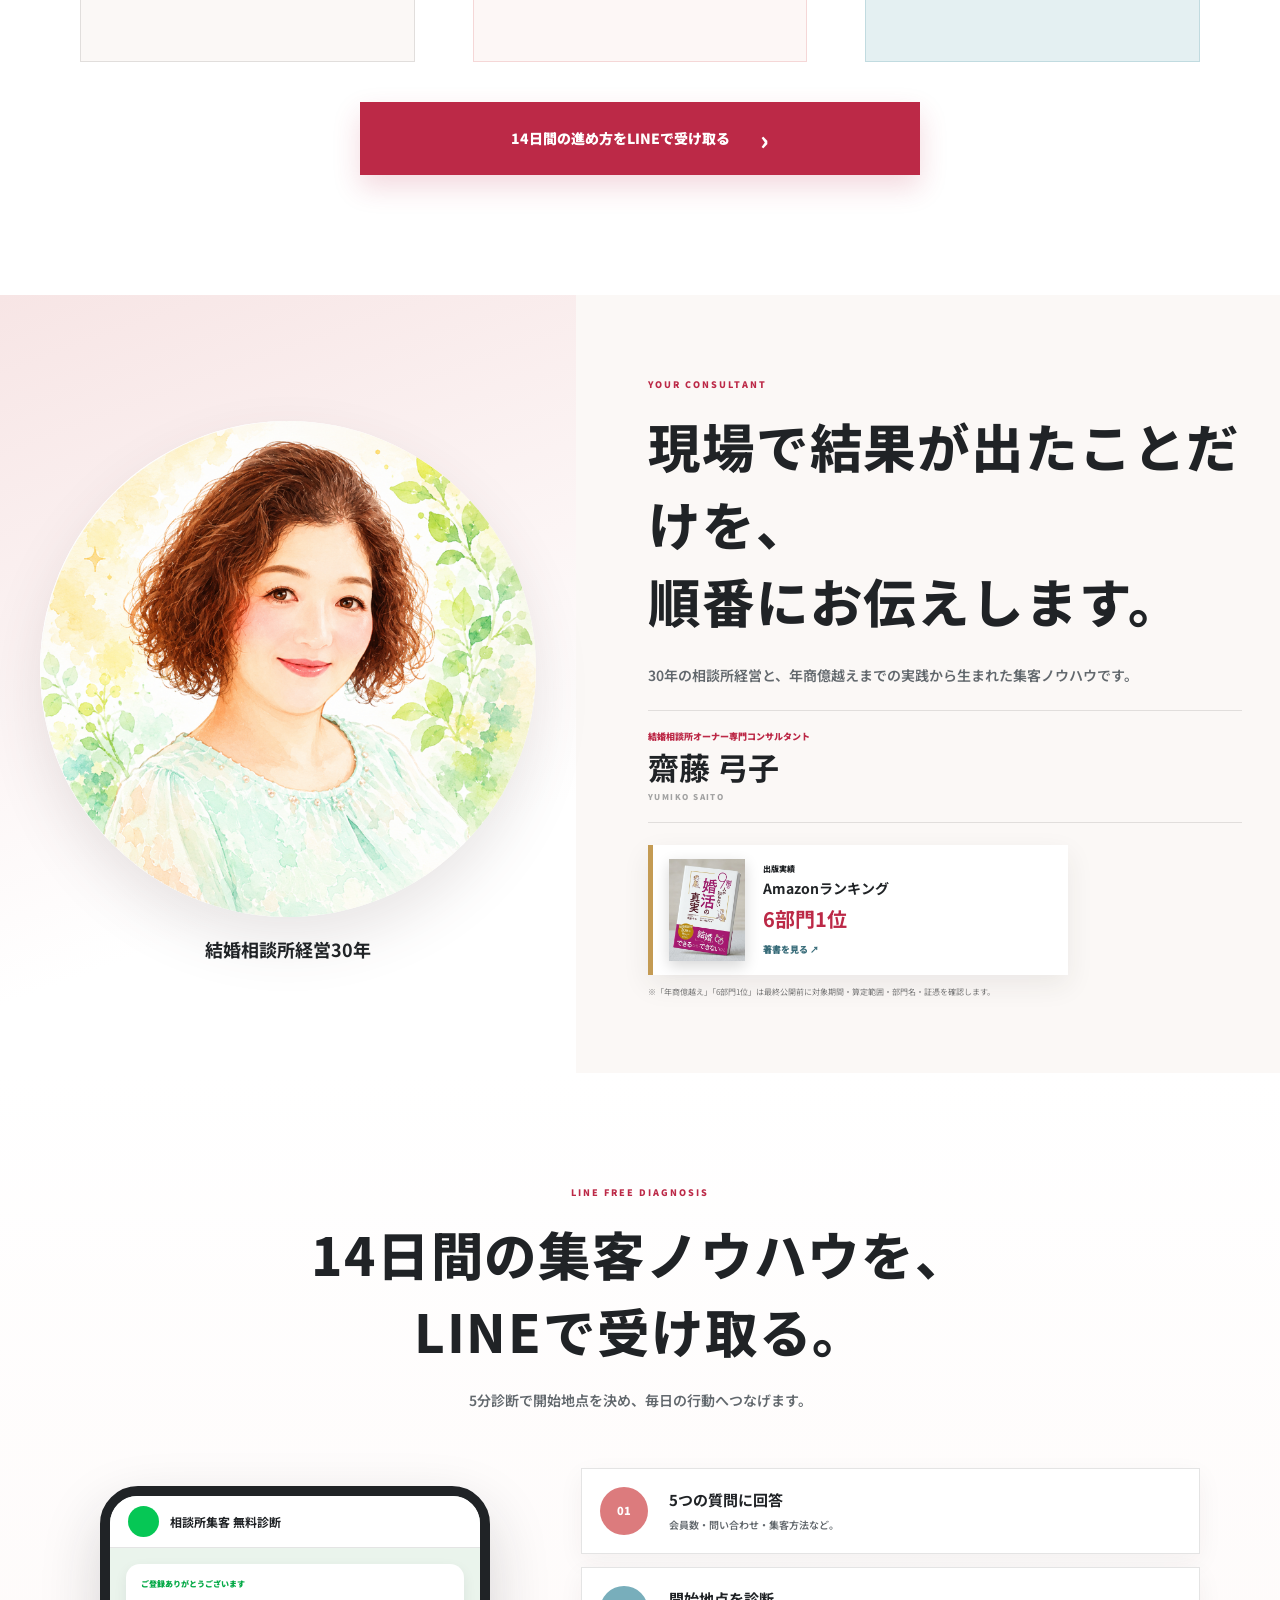
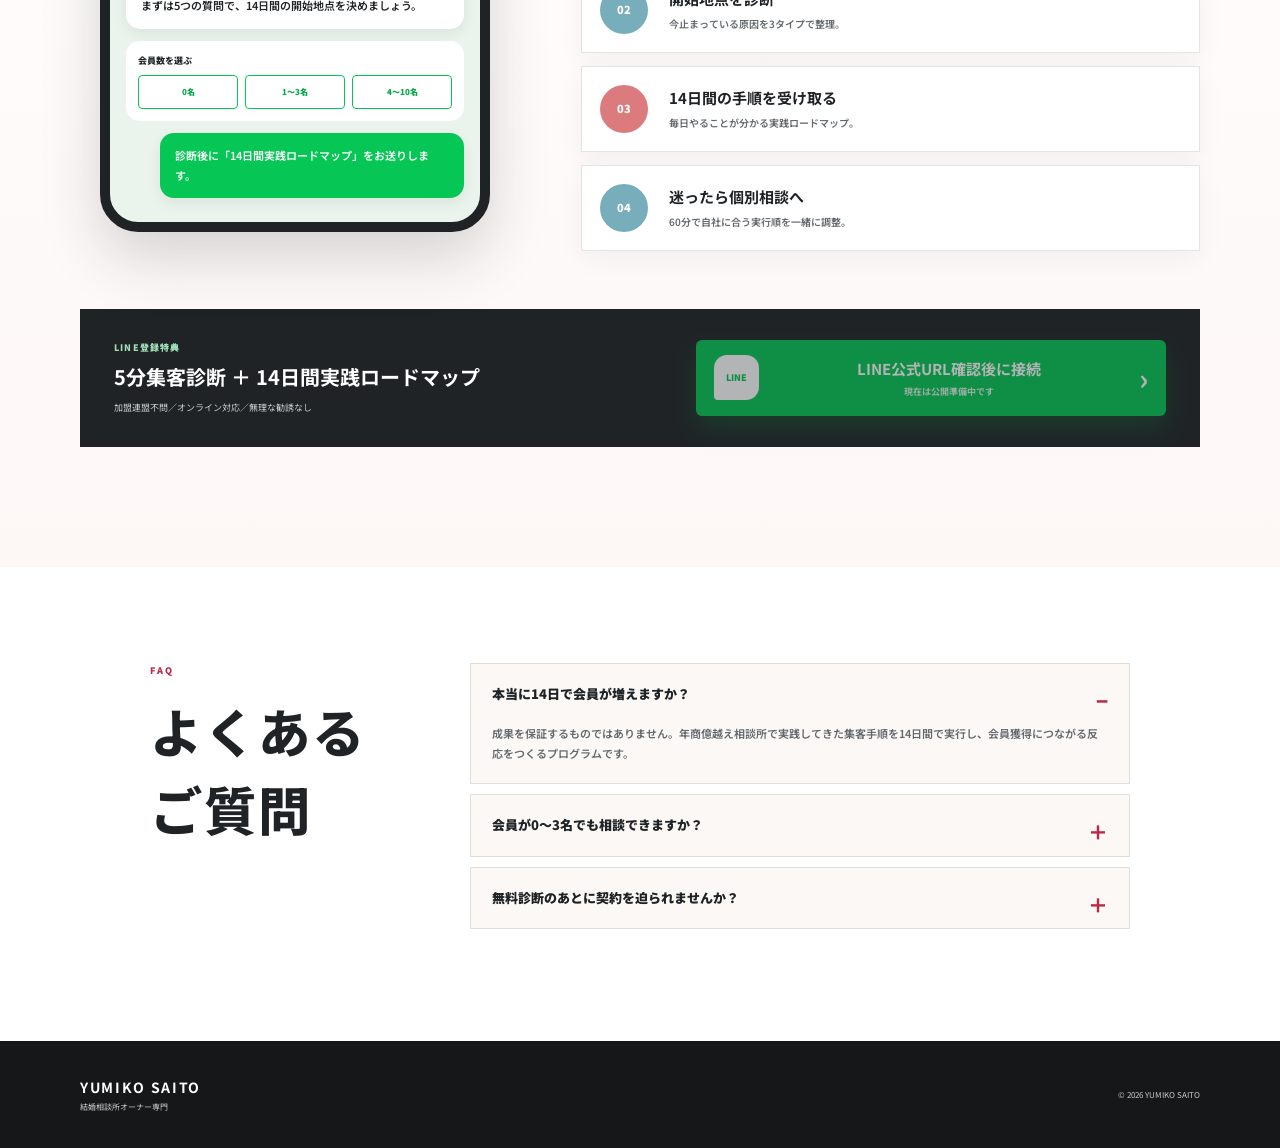
<file: pattern-06-meeting-rebuild/index.html>
<!doctype html>
<html lang="ja">
<head>
  <meta charset="utf-8">
  <meta name="viewport" content="width=device-width,initial-scale=1">
  <meta name="robots" content="noindex,nofollow">
  <meta name="description" content="年商億越え相談所の集客ノウハウを公開。お伝えしたとおりに実行する、14日間の結婚相談所集客ロードマップです。">
  <meta property="og:type" content="website">
  <meta property="og:title" content="14日で会員が増える結婚相談所集客ノウハウ｜仲人 齋藤弓子">
  <meta property="og:description" content="年商億越え相談所で実践してきた、会員獲得につながる順番を公開します。">
  <title>14日で会員が増える結婚相談所集客ノウハウ｜仲人 齋藤弓子</title>
  <link rel="preconnect" href="https://fonts.googleapis.com">
  <link rel="preconnect" href="https://fonts.gstatic.com" crossorigin>
  <link href="https://fonts.googleapis.com/css2?family=Lato:wght@400;700;900&amp;family=Noto+Sans+JP:wght@400;500;600;700;800;900&amp;display=swap" rel="stylesheet">
  <link rel="stylesheet" href="styles.css?v=20260724-copy-2">
</head>
<body id="top">
  <div class="preview-bar">公開準備中｜実績表記とLINE公式URLを最終確認しています</div>

  <header class="site-header">
    <a class="brand" href="#top" aria-label="ページ上部へ">
      <strong>Yumiko</strong><i>consulting</i>
      <span>結婚相談所オーナー専門</span>
    </a>
    <nav aria-label="ページ内ナビゲーション">
      <a href="#reason">選ばれる理由</a>
      <a href="#profile">実績</a>
      <a class="nav-cta" href="#line-offer">LINE無料診断</a>
    </nav>
  </header>

  <main>
    <section class="hero" aria-labelledby="hero-title">
      <div class="hero-photo">
        <div class="hero-halo" aria-hidden="true"></div>
        <img src="assets/yumiko-portrait.png" alt="結婚相談所オーナー専門コンサルタント 齋藤弓子" width="720" height="720">
        <div class="hero-name">
          <small>結婚相談所経営30年</small>
          <strong>仲人　齋藤 弓子</strong>
        </div>
      </div>

      <div class="hero-copy">
        <p class="audience"><span>OWNER ONLY</span> 年商億越え相談所のノウハウを公開</p>
        <h1 id="hero-title">
          <span>お伝えしたとおりに</span>
          <span>やるだけで、</span>
          <em>14日で会員が増える、</em>
          <span class="hero-knowledge">結婚相談所集客ノウハウ</span>
        </h1>
        <p class="hero-lead">難しい広告運用は必要ありません。<br>結果が出た順番で、14日間動くだけ。</p>

        <div class="hero-gift">
          <span class="gift-label">LINE登録特典</span>
          <div>
            <strong><b>14日間</b> 実践ロードマップ</strong>
            <small>＋ 5分集客タイプ診断</small>
          </div>
        </div>

        <a class="primary-cta" href="#line-offer">
          <span class="line-mark" aria-hidden="true">LINE</span>
          <span><strong>14日間の進め方を見る</strong><small>無料診断から始められます</small></span>
          <b aria-hidden="true">›</b>
        </a>
        <p class="cta-note">加盟連盟不問／オンライン対応／無理な勧誘なし</p>
      </div>
    </section>

    <section class="proof" aria-label="実績">
      <div><strong>30<small>年</small></strong><span>相談所経営</span></div>
      <div><strong>年商<br><small>億越え</small></strong><span>相談所の実践知</span></div>
      <div><strong>Amazon<br><small>6部門</small>1位</strong><span>著書ランキング</span></div>
      <p>※実績数値は打ち合わせ時の申告内容です。最終公開前に対象期間・算定範囲・部門名・証憑を確認します。</p>
    </section>

    <section class="empathy" aria-labelledby="empathy-title">
      <div class="section-intro">
        <p class="eyebrow">DOES THIS SOUND LIKE YOU?</p>
        <h2 id="empathy-title"><span>なぜ、頑張っても</span><br>会員が増えなかったのか？</h2>
        <p>結果を分けていたのは、才能ではなく実行する順番でした。</p>
      </div>

      <div class="symptom-grid">
        <article>
          <div class="symptom-number">01</div>
          <strong>情報を集め続ける</strong>
          <p>学ぶほど、何からやるか迷ってしまう。</p>
        </article>
        <article>
          <div class="symptom-number">02</div>
          <strong>施策を同時に始める</strong>
          <p>SNS・広告・紹介が全部中途半端になる。</p>
        </article>
        <article>
          <div class="symptom-number">03</div>
          <strong>反応を確認しない</strong>
          <p>何が効いたのか分からず、改善できない。</p>
        </article>
      </div>
    </section>

    <section id="reason" class="reason" aria-labelledby="reason-title">
      <div class="reason-photo">
        <img src="assets/generated/consultation-scene.webp" alt="相談所の集客計画を一緒に整理する様子" width="1715" height="917" loading="lazy">
      </div>
      <div class="reason-copy">
        <p class="eyebrow">WHAT MAKES IT DIFFERENT?</p>
        <h2 id="reason-title">年商億越え相談所は、<br><em>順番を決めています。</em></h2>
        <p class="reason-lead">結果が出た流れを分解し、あなたの相談所でも実行できる14日間に落とし込みます。</p>

        <div class="decision-list">
          <div><span>TARGET</span><strong>誰に届けるか決める</strong></div>
          <div><span>MESSAGE</span><strong>選ばれる理由を言葉にする</strong></div>
          <div><span>ACTION</span><strong>14日間、決めた順番で動く</strong></div>
        </div>
      </div>
    </section>

    <section class="roadmap" aria-labelledby="roadmap-title">
      <div class="roadmap-heading">
        <p class="eyebrow">14 DAYS ROADMAP</p>
        <h2 id="roadmap-title">お伝えする順番で、<br>14日間進めるだけ。</h2>
      </div>

      <div class="roadmap-visual">
        <article>
          <span>DAY 1–3</span>
          <strong>売れる土台をつくる</strong>
          <p>対象・強み・相談される理由を一つに絞る。</p>
        </article>
        <i aria-hidden="true">→</i>
        <article>
          <span>DAY 4–7</span>
          <strong>見込み客に届ける</strong>
          <p>決めた言葉を使い、接点を一つずつ増やす。</p>
        </article>
        <i aria-hidden="true">→</i>
        <article>
          <span>DAY 8–14</span>
          <strong>反応を会員獲得へ</strong>
          <p>問い合わせの数字を見て、必要な部分だけ直す。</p>
        </article>
      </div>

      <a class="section-cta" href="#line-offer">14日間の進め方をLINEで受け取る <span>›</span></a>
    </section>

    <section id="profile" class="profile" aria-labelledby="profile-title">
      <div class="profile-portrait">
        <div class="portrait-frame">
          <img src="assets/yumiko-portrait.png" alt="仲人 齋藤弓子" width="720" height="720" loading="lazy">
        </div>
        <p>結婚相談所経営30年</p>
      </div>

      <div class="profile-copy">
        <p class="eyebrow">YOUR CONSULTANT</p>
        <h2 id="profile-title">現場で結果が出たことだけを、<br>順番にお伝えします。</h2>
        <p class="profile-lead">30年の相談所経営と、年商億越えまでの実践から生まれた集客ノウハウです。</p>

        <div class="profile-name">
          <small>結婚相談所オーナー専門コンサルタント</small>
          <strong>齋藤 弓子</strong>
          <span>YUMIKO SAITO</span>
        </div>

        <a class="book-proof" href="https://amzn.asia/d/01sySedo" target="_blank" rel="noopener noreferrer">
          <img src="assets/book-cover.jpg" alt="齋藤弓子の著書" width="567" height="760" loading="lazy">
          <span><small>出版実績</small><strong>Amazonランキング<br><b>6部門1位</b></strong><em>著書を見る ↗</em></span>
        </a>
        <p class="claim-note">※「年商億越え」「6部門1位」は最終公開前に対象期間・算定範囲・部門名・証憑を確認します。</p>
      </div>
    </section>

    <section id="line-offer" class="line-offer" aria-labelledby="line-title">
      <div class="line-heading">
        <p class="eyebrow">LINE FREE DIAGNOSIS</p>
        <h2 id="line-title">14日間の集客ノウハウを、<br>LINEで受け取る。</h2>
        <p>5分診断で開始地点を決め、毎日の行動へつなげます。</p>
      </div>

      <div class="line-experience">
        <div class="phone-mockup" aria-label="LINE無料診断の画面イメージ">
          <div class="phone-head"><span></span><strong>相談所集客 無料診断</strong></div>
          <div class="chat-bubble received">
            <small>ご登録ありがとうございます</small>
            まずは5つの質問で、14日間の開始地点を決めましょう。
          </div>
          <div class="diagnosis-buttons">
            <span>会員数を選ぶ</span>
            <i>0名</i>
            <i>1〜3名</i>
            <i>4〜10名</i>
          </div>
          <div class="chat-bubble result">診断後に「14日間実践ロードマップ」をお送りします。</div>
        </div>

        <ol class="line-steps">
          <li>
            <span>01</span>
            <div><strong>5つの質問に回答</strong><p>会員数・問い合わせ・集客方法など。</p></div>
          </li>
          <li>
            <span>02</span>
            <div><strong>開始地点を診断</strong><p>今止まっている原因を3タイプで整理。</p></div>
          </li>
          <li>
            <span>03</span>
            <div><strong>14日間の手順を受け取る</strong><p>毎日やることが分かる実践ロードマップ。</p></div>
          </li>
          <li>
            <span>04</span>
            <div><strong>迷ったら個別相談へ</strong><p>60分で自社に合う実行順を一緒に調整。</p></div>
          </li>
        </ol>
      </div>

      <div class="line-final">
        <div>
          <small>LINE登録特典</small>
          <strong>5分集客診断 ＋ 14日間実践ロードマップ</strong>
          <p>加盟連盟不問／オンライン対応／無理な勧誘なし</p>
        </div>
        <button class="primary-cta disabled" type="button" disabled aria-disabled="true">
          <span class="line-mark" aria-hidden="true">LINE</span>
          <span><strong>LINE公式URL確認後に接続</strong><small>現在は公開準備中です</small></span>
          <b aria-hidden="true">›</b>
        </button>
      </div>
    </section>

    <section class="faq" aria-labelledby="faq-title">
      <div class="faq-heading">
        <p class="eyebrow">FAQ</p>
        <h2 id="faq-title">よくあるご質問</h2>
      </div>
      <div class="faq-list">
        <details open>
          <summary>本当に14日で会員が増えますか？</summary>
          <p>成果を保証するものではありません。年商億越え相談所で実践してきた集客手順を14日間で実行し、会員獲得につながる反応をつくるプログラムです。</p>
        </details>
        <details>
          <summary>会員が0〜3名でも相談できますか？</summary>
          <p>はい。会員10名以下の相談所を主な対象としています。</p>
        </details>
        <details>
          <summary>無料診断のあとに契約を迫られませんか？</summary>
          <p>無理な勧誘は行いません。診断だけでもご利用いただけます。</p>
        </details>
      </div>
    </section>
  </main>

  <a class="mobile-sticky" href="#line-offer"><span>LINE</span> 14日間の進め方を見る</a>

  <footer>
    <div>
      <strong>YUMIKO SAITO</strong>
      <span>結婚相談所オーナー専門</span>
    </div>
    <p>© <span id="year"></span> YUMIKO SAITO</p>
  </footer>

  <script src="script.js?v=20260724-copy-2"></script>
</body>
</html>
</file>
<file: showcase.css>
:root{--ink:#161616;--paper:#f5f2eb;--red:#a5141c;--sans:"Noto Sans JP",sans-serif;--serif:"Noto Serif JP",serif}
*{box-sizing:border-box}html{scroll-behavior:smooth;scroll-padding-top:18px}body{margin:0;color:var(--ink);background:var(--paper);font-family:var(--sans);-webkit-font-smoothing:antialiased}.showcase-header{max-width:1240px;margin:auto;padding:76px 40px 50px;border-bottom:1px solid #aaa}.showcase-header>p{margin:0 0 20px;color:var(--red);font-size:11px;font-weight:900;letter-spacing:.2em}.showcase-header h1{margin:0;font:900 clamp(46px,7vw,88px)/1.02 var(--serif);letter-spacing:-.055em}.showcase-header h1 span{color:var(--red)}.showcase-header>div{max-width:650px;margin:28px 0 0;color:#555;font-size:13px;font-weight:600;line-height:2}.showcase-header>div b{color:var(--red)}.compare-nav{max-width:1160px;margin:38px auto 0;display:grid;grid-template-columns:1fr 1fr;gap:12px}.compare-nav a{padding:20px 23px;display:grid;grid-template-columns:auto 1fr auto;align-items:center;gap:13px;color:var(--ink);background:#fff;border:1px solid #aaa;text-decoration:none}.compare-nav a.is-current{color:#fff;background:var(--ink)}.compare-nav small{font-size:8px;font-weight:900;letter-spacing:.12em}.compare-nav b{font:900 19px/1.3 var(--serif)}.compare-nav span{font-size:10px;font-weight:800}.design-guide{max-width:1160px;margin:32px auto 0}.recommendation{padding:28px 30px;display:grid;grid-template-columns:90px 1fr auto;gap:26px;align-items:center;color:#fff;background:#151515;border-left:8px solid #ffed47;box-shadow:0 14px 32px rgba(0,0,0,.12)}.recommendation-number{font:900 58px/1 var(--serif);color:#ffed47}.recommendation-copy span{color:#ff8c93;font-size:10px;font-weight:900;letter-spacing:.12em}.recommendation-copy h2{margin:7px 0 8px;font:800 clamp(22px,2.6vw,31px)/1.35 var(--serif)}.recommendation-copy p{max-width:670px;margin:0;color:#cfcfcf;font-size:11px;font-weight:600;line-height:1.8}.recommendation>a{padding:16px 19px;color:#111;background:#ffed47;text-decoration:none;font-size:11px;font-weight:900;white-space:nowrap}.quick-designs{padding:52px 0 0}.eyebrow{margin:0;color:var(--red);font-size:9px;font-weight:900;letter-spacing:.18em}.quick-designs h2{margin:10px 0 24px;font:900 clamp(27px,3.5vw,42px)/1.3 var(--serif);letter-spacing:-.04em}.quick-design-grid{display:grid;grid-template-columns:repeat(4,1fr);gap:10px}.quick-design-grid a{min-height:122px;padding:18px 17px;display:flex;flex-direction:column;color:var(--ink);background:#fff;border-top:6px solid #222;text-decoration:none;box-shadow:0 7px 16px rgba(0,0,0,.05)}.quick-design-grid a.recommended{border-color:var(--red)}.quick-design-grid small{font-size:9px;font-weight:700}.quick-design-grid b{margin:18px 0 7px;font:800 18px/1.35 var(--serif)}.quick-design-grid span{color:#777;font-size:9px;font-weight:800}.quick-design-grid a.recommended span{color:var(--red)}.design-matrix{margin-top:34px;background:#fff;border:1px solid #aaa}.matrix-row{display:grid;grid-template-columns:1.1fr 2.3fr .65fr .65fr;gap:14px;padding:16px 20px;align-items:center;color:var(--ink);border-top:1px solid #ddd;text-decoration:none;font-size:11px}.matrix-row:first-child{border-top:0}.matrix-head{color:#fff;background:#1a1a1a;font-size:9px;font-weight:900;letter-spacing:.05em}.matrix-row.recommended{background:#fff8cf}.matrix-row b{font:800 15px/1.3 var(--serif)}.showcase-grid{max-width:1240px;margin:0 auto;padding:68px 40px 100px;display:grid;grid-template-columns:1fr 1fr;gap:64px 34px}.design-card{position:relative;min-width:0;scroll-margin-top:20px}.best-badge{position:absolute;top:-12px;right:0;z-index:2;padding:8px 12px;color:#111;background:#ffed47;font-size:9px;font-weight:900}.card-head{min-height:132px;padding:0 5px 23px;border-bottom:5px solid var(--ink)}.card-head span{display:block;color:#777;font-size:10px;font-weight:900;letter-spacing:.18em}.card-head h2{margin:10px 0 3px;font:800 clamp(25px,3vw,36px)/1.35 var(--serif);letter-spacing:-.035em}.card-head p{margin:0;color:#777;font-size:11px;font-weight:700}.browser-frame{margin-top:18px;overflow:hidden;background:white;border:1px solid #aaa;box-shadow:0 16px 35px rgba(0,0,0,.14)}.browser-frame>div{height:34px;padding:0 11px;display:flex;align-items:center;gap:5px;background:#e8e8e8;border-bottom:1px solid #bbb}.browser-frame i{width:8px;height:8px;border-radius:50%;background:#b3b3b3}.browser-frame small{margin-left:8px;color:#777;font-size:8px}.browser-frame iframe{width:100%;height:480px;display:block;border:0;pointer-events:none}.card-foot{padding:22px 5px 0}.card-foot p{min-height:53px;margin:0;color:#555;font-size:12px;font-weight:600;line-height:1.9}.card-foot a{margin-top:16px;padding:15px 18px;display:flex;align-items:center;justify-content:space-between;color:white;background:var(--ink);text-decoration:none;font-size:12px;font-weight:900;transition:transform .2s,background .2s}.card-foot a:hover{transform:translateY(-2px);background:var(--red)}.card-foot a b{font-size:18px}.reference .card-head{border-color:#aa8b42}.reference .card-head span{color:#8d7132}.reference .card-foot a{background:#12213c}.editorial .card-head{border-style:double;border-width:0 0 6px}.documentary .card-head{border-color:#c2a35c}.documentary .card-foot a{background:#101723}
@media(max-width:760px){.showcase-header{padding:48px 22px 36px}.showcase-header h1{font-size:46px}.showcase-header>div{font-size:11px}.compare-nav{margin:24px 18px 0;grid-template-columns:1fr}.compare-nav a{padding:16px 17px}.compare-nav b{font-size:17px}.design-guide{margin:20px 16px 0}.recommendation{padding:24px 20px;grid-template-columns:64px 1fr;gap:16px}.recommendation-number{font-size:46px}.recommendation>a{grid-column:1/-1;text-align:center}.recommendation-copy h2{font-size:21px}.quick-designs{padding-top:40px}.quick-designs h2{font-size:29px}.quick-design-grid{grid-template-columns:1fr 1fr}.quick-design-grid a{min-height:112px}.design-matrix{border:0;background:transparent}.matrix-head{display:none}.matrix-row{margin-top:8px;padding:15px 16px;grid-template-columns:1fr auto;background:#fff;border:1px solid #ccc;font-size:10px}.matrix-row span:nth-of-type(1){grid-column:1/-1;color:#555}.matrix-row span:nth-of-type(2)::before{content:"広告感："}.matrix-row span:nth-of-type(3)::before{content:"信頼感："}.showcase-grid{padding:49px 18px 75px;grid-template-columns:1fr;gap:58px}.card-head{min-height:0}.browser-frame iframe{height:390px}.card-foot p{min-height:0}}
@media(max-width:390px){.quick-design-grid{grid-template-columns:1fr}}
@media(min-width:761px){.quick-design-grid{grid-template-columns:repeat(3,1fr)}}
.quick-design-grid a.latest{background:#fff3f7}.matrix-row.recommended{background:#fff0f5}.exact .card-head{border-color:#444}.meeting .card-head{border-color:#b12958}.meeting .card-head span{color:#b12958}.meeting .card-foot a{background:#b12958}.meeting .best-badge{color:#fff;background:#b12958}
</file>
<file: copy-variants/styles.css>
:root{--red:#ad171d;--ink:#181818;--paper:#f3f0e8;--yellow:#fff34b;--muted:#65615a;--sans:"Noto Sans JP",sans-serif;--serif:"Noto Serif JP",serif}*{box-sizing:border-box}html{scroll-behavior:smooth}body{margin:0;color:var(--ink);background:var(--paper);font-family:var(--sans);-webkit-font-smoothing:antialiased}a{color:inherit}.page-head{max-width:1180px;margin:auto;padding:54px 32px 47px;border-bottom:2px solid var(--ink)}.back-link{display:inline-block;margin-bottom:40px;padding:10px 13px;color:#fff;background:var(--ink);text-decoration:none;font-size:10px;font-weight:800}.page-head>p{margin:0 0 14px;color:var(--red);font-size:10px;font-weight:900;letter-spacing:.2em}.page-head h1{margin:0;font:900 clamp(47px,7vw,82px)/1.05 var(--serif);letter-spacing:-.055em}.page-head mark{color:var(--red);background:linear-gradient(transparent 66%,var(--yellow) 66%)}.page-head>div{max-width:690px;margin-top:25px;color:#555;font-size:13px;font-weight:600;line-height:2}.recommendation{max-width:1116px;margin:42px auto 0;padding:27px 30px;display:grid;grid-template-columns:80px 1fr auto;gap:24px;align-items:center;color:#fff;background:var(--ink);border-left:10px solid var(--yellow);box-shadow:0 12px 25px rgba(0,0,0,.15)}.recommend-number{font:900 54px/1 var(--serif);color:var(--yellow)}.recommendation p{margin:0 0 5px;color:#e9cfcf;font-size:10px;font-weight:900;letter-spacing:.1em}.recommendation h2{margin:0;font:800 25px/1.45 var(--serif)}.recommendation span{margin-top:9px;display:block;color:#c9c9c9;font-size:11px;line-height:1.8}.recommendation>a{padding:14px 18px;color:var(--ink);background:var(--yellow);text-decoration:none;white-space:nowrap;font-size:11px;font-weight:900}.chooser,.matrix{max-width:1116px;margin:58px auto 0}.section-title>span{color:var(--red);font-size:9px;font-weight:900;letter-spacing:.18em}.section-title h2{margin:7px 0 21px;font:900 32px/1.4 var(--serif)}.chooser-grid{display:grid;grid-template-columns:repeat(4,1fr);gap:10px}.chooser-grid a{min-height:143px;padding:18px;display:grid;align-content:start;position:relative;background:#fff;border:1px solid #aaa;border-top:6px solid var(--accent);text-decoration:none;transition:transform .2s,box-shadow .2s}.chooser-grid a:hover{transform:translateY(-3px);box-shadow:0 10px 22px rgba(0,0,0,.12)}.chooser-grid small{color:#666;font-size:9px;font-weight:700}.chooser-grid b{position:absolute;right:12px;top:11px;color:#dedbd4;font:900 30px/1 var(--serif)}.chooser-grid strong{margin-top:14px;color:var(--accent);font:900 17px/1.4 var(--serif)}.chooser-grid em{margin-top:7px;color:#777;font-size:9px;font-style:normal;font-weight:700}.matrix{margin-top:66px}.matrix-head,.matrix-row{display:grid;grid-template-columns:55px 160px 1fr 120px 115px;align-items:center}.matrix-head{padding:10px 15px;color:#fff;background:var(--ink);font-size:9px;font-weight:800}.matrix-row{min-height:58px;padding:9px 15px;background:#fff;border-bottom:1px solid #c7c2b9;text-decoration:none}.matrix-row:hover{background:#fffbdc}.matrix-row b{color:var(--red);font:900 18px/1 var(--serif)}.matrix-row strong{font-size:12px}.matrix-row span{color:#555;font-size:11px;font-weight:600}.matrix-row i{color:var(--red);font-size:11px;font-style:normal;letter-spacing:.06em}.matrix-row em{color:#666;font-size:10px;font-style:normal;font-weight:700}.matrix>p{margin:12px 0 0;color:#777;font-size:9px;line-height:1.7}.angle-grid{max-width:1116px;margin:67px auto 0;padding-bottom:100px;display:grid;grid-template-columns:repeat(2,1fr);gap:24px}.angle-grid article{padding:29px;background:#fff;border:1px solid #aaa;border-top:8px solid var(--accent);scroll-margin-top:20px;box-shadow:0 8px 18px rgba(40,30,15,.07)}.card-top{min-height:66px;display:grid;grid-template-columns:58px 1fr auto;gap:13px;align-items:start}.card-top>b{color:var(--accent);font:900 48px/.95 var(--serif)}.card-top div>span{color:#777;font-size:9px;font-weight:800}.card-top h2{margin:4px 0 0;color:var(--accent);font:900 24px/1.35 var(--serif)}.card-top mark{padding:5px 8px;color:#111;background:var(--yellow);font-size:8px;font-weight:900}.spec{margin:17px 0 16px;padding:10px 12px;display:flex;gap:8px;flex-wrap:wrap;background:#f1eee7}.spec span{font-size:9px;font-weight:800}.spec span+span{padding-left:9px;border-left:1px solid #aaa}.spec i{color:var(--accent);font-style:normal}.headline{min-height:96px;margin:0;padding:18px 18px;color:var(--ink);background:#fffce0;border-left:7px solid var(--accent);font:800 18px/1.75 var(--serif)}.angle-grid dl{margin:17px 0 0}.angle-grid dl>div{padding:9px 0;display:grid;grid-template-columns:100px 1fr;border-bottom:1px solid #ddd}.angle-grid dt{color:#777;font-size:9px;font-weight:900}.angle-grid dd{margin:0;color:#444;font-size:10px;font-weight:600;line-height:1.65}.angle-grid article>a{margin-top:20px;padding:14px 16px;display:block;color:#fff;background:var(--accent);text-decoration:none;font-size:11px;font-weight:900}.angle-grid article>a:hover{filter:brightness(.85)}
@media(max-width:1160px){.recommendation,.chooser,.matrix,.angle-grid{margin-right:24px;margin-left:24px}.chooser-grid{grid-template-columns:repeat(3,1fr)}}
@media(max-width:760px){.page-head{padding:38px 20px 33px}.back-link{margin-bottom:29px}.page-head h1{font-size:45px}.page-head>div{font-size:11px}.recommendation{margin:24px 16px 0;padding:22px 19px;grid-template-columns:52px 1fr;gap:15px;border-left-width:7px}.recommend-number{font-size:38px}.recommendation h2{font-size:19px}.recommendation span{font-size:10px}.recommendation>a{grid-column:1/3;text-align:center}.chooser,.matrix{margin:45px 16px 0}.section-title h2{font-size:27px}.chooser-grid{grid-template-columns:1fr 1fr;gap:8px}.chooser-grid a{min-height:128px;padding:15px}.chooser-grid strong{font-size:15px}.matrix-head{display:none}.matrix-row{margin-bottom:8px;padding:14px 13px;grid-template-columns:42px 1fr 90px;background:#fff;border:1px solid #bbb}.matrix-row b{grid-row:1/3;font-size:21px}.matrix-row strong{font-size:12px}.matrix-row span{font-size:9px}.matrix-row i{grid-column:3;grid-row:1;font-size:9px}.matrix-row em{grid-column:3;grid-row:2;font-size:8px}.matrix>p{font-size:8px}.angle-grid{margin:48px 16px 0;padding-bottom:70px;grid-template-columns:1fr;gap:18px}.angle-grid article{padding:23px 19px}.card-top{grid-template-columns:49px 1fr auto}.card-top>b{font-size:40px}.card-top h2{font-size:21px}.headline{min-height:0;font-size:16px}.angle-grid dl>div{grid-template-columns:88px 1fr}}
@media(max-width:390px){.chooser-grid{grid-template-columns:1fr}.chooser-grid a{min-height:105px}.matrix-row{grid-template-columns:38px 1fr 78px}}
</file>
<file: pattern-01-classic/styles.css>
:root {
  --red: #a3121c;
  --red-bright: #c4151c;
  --ink: #161616;
  --gray: #555;
  --line: #cfcfcf;
  --yellow: #fff348;
  --pale-yellow: #fffde1;
  --navy: #193d69;
  --serif: "Noto Serif JP", "Yu Mincho", YuMincho, serif;
  --sans: "Noto Sans JP", system-ui, sans-serif;
}

* { box-sizing: border-box; }
html { scroll-behavior: smooth; }
body {
  margin: 0;
  color: var(--ink);
  background: #ededed;
  font-family: var(--serif);
  line-height: 1.9;
  letter-spacing: .015em;
  -webkit-font-smoothing: antialiased;
}
img { display: block; max-width: 100%; height: auto; }
a { color: inherit; }
button, input, select, textarea { font: inherit; }
mark {
  color: inherit;
  background: linear-gradient(transparent 58%, var(--yellow) 58%);
  padding: 0 .08em;
}

.reading-progress { position: fixed; inset: 0 0 auto; z-index: 1000; height: 4px; background: transparent; }
.reading-progress span { display: block; width: 0; height: 100%; background: var(--red-bright); }

.article-header {
  width: min(100%, 790px);
  min-height: 76px;
  margin: 22px auto 0;
  padding: 12px 28px;
  display: flex;
  align-items: center;
  justify-content: space-between;
  gap: 20px;
  background: white;
  border: 1px solid #aaa;
  border-bottom: 0;
}
.brand { display: inline-flex; align-items: center; gap: 11px; text-decoration: none; }
.brand-seal { width: 40px; height: 40px; display: grid; place-items: center; color: white; background: var(--red); border-radius: 50%; font: 700 10px/1 var(--serif); }
.brand > span:last-child { display: grid; line-height: 1.25; }
.brand b { font-size: 14px; letter-spacing: .08em; }
.brand small { margin-top: 3px; color: #777; font: 500 8px/1.3 var(--sans); letter-spacing: .1em; }
.header-cta { padding: 11px 16px; color: white; background: var(--red); text-decoration: none; font: 800 11px/1.4 var(--sans); box-shadow: 0 3px 8px rgba(0,0,0,.16); }

.sales-letter {
  width: min(100%, 790px);
  margin: 0 auto 38px;
  overflow: hidden;
  background: white;
  border: 1px solid #aaa;
  box-shadow: 0 8px 28px rgba(0,0,0,.18);
}

.article-hero { padding: 50px 64px 56px; }
.hero-audience { margin: 0 0 24px; color: var(--red); text-align: center; font: 800 13px/1.7 var(--sans); }
.article-hero h1 {
  margin: 0;
  text-align: center;
  font: 800 clamp(36px, 4.3vw, 52px)/1.52 var(--serif);
  letter-spacing: -.045em;
}
.article-hero h1 span { color: var(--red); background: linear-gradient(transparent 63%, var(--yellow) 63%); }
.reader-voice { margin: 42px 0 0; padding: 28px 34px; background: #f7f7f7; border-top: 1px solid #333; border-bottom: 1px solid #333; }
.reader-voice p { margin: 0; font-size: 17px; font-weight: 700; line-height: 2; }
.reader-voice p + p { margin-top: 6px; }
.hero-declaration { margin: 38px 0 0; text-align: center; font-size: 21px; font-weight: 700; line-height: 2; }
.hero-answer { margin: 38px 0 0; padding: 34px 30px; text-align: center; background: var(--pale-yellow); border: 8px solid var(--red); }
.hero-answer p { margin: 0; font-size: 17px; font-weight: 700; }
.hero-answer .answer-label { width: fit-content; margin: -51px auto 18px; padding: 6px 18px; color: white; background: var(--red); font: 800 12px/1.4 var(--sans); }
.hero-answer strong { margin-top: 12px; display: block; color: var(--red); font-size: 30px; line-height: 1.65; }

.hero-proof { margin-top: 50px; display: grid; grid-template-columns: 1fr 250px; gap: 28px; align-items: end; }
.hero-portrait { position: relative; overflow: hidden; border: 1px solid #bbb; }
.hero-portrait img { width: 100%; aspect-ratio: 1 / 1.04; object-fit: cover; }
.hero-portrait > div { position: absolute; inset: auto 0 0; padding: 18px 20px; display: grid; color: white; background: linear-gradient(transparent, rgba(0,0,0,.78)); }
.hero-portrait small { font: 600 8px/1.4 var(--sans); }
.hero-portrait b { font-size: 19px; letter-spacing: .08em; }
.hero-book { padding: 18px; position: relative; background: #f8f8f8; border: 1px solid #bbb; text-align: center; }
.hero-book > span { margin: -34px -8px 12px; padding: 8px 10px; display: block; color: white; background: var(--red); font: 900 10px/1.4 var(--sans); }
.hero-book img { width: 135px; margin: 0 auto; box-shadow: 0 8px 18px rgba(0,0,0,.22); }
.hero-book p { margin: 14px 0 0; color: #555; font: 600 11px/1.8 var(--sans); }
.hero-book p b { color: var(--red); }

.fact-row { margin-top: 24px; display: grid; grid-template-columns: repeat(3, 1fr); border: 1px solid #333; }
.fact-row div { padding: 16px 8px; display: grid; text-align: center; }
.fact-row div + div { border-left: 1px solid #333; }
.fact-row b { color: var(--red); font-size: 20px; }
.fact-row span { color: #666; font: 600 9px/1.5 var(--sans); }

.article-cta { margin-top: 34px; padding: 30px; color: white; background: #333; text-align: center; }
.article-cta > p { margin: 0 0 15px; font-size: 18px; font-weight: 700; }
.article-cta a { min-height: 76px; padding: 13px 48px; display: grid; place-content: center; position: relative; color: white; background: linear-gradient(#d21d26, #9f0c14); border: 2px solid #7a080e; box-shadow: 0 5px 12px rgba(0,0,0,.28); text-decoration: none; }
.article-cta a::after { content: "→"; position: absolute; top: 50%; right: 20px; transform: translateY(-50%); font-size: 22px; }
.article-cta a b { font: 900 16px/1.5 var(--sans); }
.article-cta a small { font: 500 9px/1.6 var(--sans); }
.article-cta > div { margin-top: 12px; display: flex; justify-content: center; flex-wrap: wrap; gap: 8px 17px; color: #ddd; font: 600 9px/1.5 var(--sans); }

.article-section { padding: 58px 64px 64px; border-top: 1px solid #bbb; }
.section-band { margin: -58px -64px 46px; padding: 18px 32px; color: white; background: #333; box-shadow: 0 2px 5px rgba(0,0,0,.2); font: 800 27px/1.45 var(--sans); }
.chapter-number { margin: 0 0 12px; color: #999; font: 800 10px/1.4 var(--sans); letter-spacing: .16em; }
.red-headline { margin: 0 0 34px; color: var(--red); font: 800 35px/1.65 var(--serif); letter-spacing: -.025em; }
.article-copy p { margin: 0; font-size: 17px; font-weight: 500; line-height: 2.2; }
.article-copy p + p { margin-top: 22px; }
.article-copy strong { color: var(--red); }

.warning-box { margin: 42px 0; padding: 28px 32px; background: var(--pale-yellow); border: 4px solid #d6c816; }
.warning-title { margin: 0 0 16px; color: var(--red); font-size: 21px; font-weight: 800; }
.warning-box ul { margin: 0; padding: 0; display: grid; gap: 10px; list-style: none; }
.warning-box li { padding-left: 27px; position: relative; font-size: 15px; font-weight: 700; }
.warning-box li::before { content: "×"; position: absolute; left: 0; color: var(--red); font-weight: 900; }
.article-quote { margin: 44px 0 0; padding: 36px 30px 28px; position: relative; background: #f5f5f5; border-left: 8px solid var(--red); text-align: center; }
.article-quote::before { content: "“"; position: absolute; top: -30px; left: 18px; color: #ddd; font: 700 80px/1 Georgia,serif; }
.article-quote p { margin: 0; font-size: 21px; font-weight: 700; line-height: 1.9; }
.article-quote strong { color: var(--red); }
.article-quote cite { margin-top: 13px; display: block; color: #777; font: 500 10px/1.5 var(--sans); }

.article-checklist { margin: 0; padding: 0; display: grid; gap: 11px; list-style: none; }
.article-checklist li { min-height: 64px; padding: 13px 18px; display: grid; grid-template-columns: 42px 1fr; align-items: center; gap: 15px; background: #fff; border: 1px solid #bbb; border-left: 6px solid var(--red); font-size: 14px; font-weight: 700; }
.article-checklist span { color: #bbb; font: 900 17px/1 var(--sans); }
.conclusion-box { margin-top: 40px; padding: 35px 32px; color: white; background: #333; text-align: center; }
.conclusion-box > p { width: fit-content; margin: -51px auto 20px; padding: 6px 18px; color: white; background: var(--red); font: 900 11px/1.4 var(--sans); }
.conclusion-box strong { display: block; color: #fff56a; font-size: 25px; line-height: 1.7; }
.conclusion-box span { margin-top: 18px; display: block; color: #ddd; font-size: 13px; line-height: 2; }

.cta-strip { padding: 42px 64px; color: white; background: var(--red); text-align: center; border-top: 1px solid #76080e; border-bottom: 1px solid #76080e; }
.cta-strip > p { margin: 0; font-size: 22px; font-weight: 800; }
.cta-strip > div { margin: 16px 0; display: flex; justify-content: center; gap: 9px; }
.cta-strip > div b { padding: 7px 17px; color: var(--ink); background: var(--yellow); font: 900 13px/1.4 var(--sans); }
.cta-strip a { padding: 15px 22px; display: block; color: var(--red); background: white; border: 2px solid white; text-decoration: none; font: 900 15px/1.5 var(--sans); box-shadow: 0 4px 10px rgba(0,0,0,.18); }
.cta-strip small { margin-top: 10px; display: block; color: #f4d4d6; font: 600 9px/1.5 var(--sans); }

.author-profile { display: grid; grid-template-columns: 220px 1fr; gap: 30px; align-items: start; }
.author-profile figure { margin: 0; border: 1px solid #aaa; }
.author-profile img { width: 100%; aspect-ratio: 1 / 1.05; object-fit: cover; }
.author-profile figcaption { padding: 8px; color: white; background: #333; text-align: center; font: 700 9px/1.4 var(--sans); letter-spacing: .14em; }
.author-role { margin: 0; color: var(--red); font: 700 11px/1.8 var(--sans); }
.author-profile h4 { margin: 6px 0 18px; font-size: 25px; }
.author-profile div > p:not(.author-role) { margin: 0; color: #444; font-size: 13px; line-height: 2; }
.author-profile div > p + p { margin-top: 13px !important; }
.author-profile + .article-copy { margin-top: 36px; }

.publication-box { margin-top: 48px; padding: 30px; display: grid; grid-template-columns: 175px 1fr; gap: 30px; align-items: center; position: relative; background: var(--pale-yellow); border: 5px solid var(--red); }
.publication-label { position: absolute; top: -20px; left: 24px; padding: 7px 14px; color: white; background: var(--red); font: 900 10px/1.4 var(--sans); }
.publication-box > img { width: 155px; margin: 0 auto; box-shadow: 0 8px 18px rgba(0,0,0,.23); }
.publication-kicker { margin: 0; color: var(--red); font: 900 10px/1.4 var(--sans); }
.publication-box h4 { margin: 7px 0 10px; color: var(--red); font-size: 24px; line-height: 1.6; }
.publication-box div > p:not(.publication-kicker) { margin: 0; color: #555; font: 500 12px/1.9 var(--sans); }
.publication-box a { margin-top: 16px; padding: 10px 14px; display: inline-block; color: white; background: var(--red); text-decoration: none; font: 800 10px/1.4 var(--sans); }

.lecture-list { display: grid; gap: 18px; }
.lecture-list article { display: grid; grid-template-columns: 100px 1fr; gap: 20px; align-items: start; }
.lecture-list article > span { padding: 10px 7px; color: white; background: linear-gradient(#28598d,#17385f); border-radius: 5px; text-align: center; font: 900 12px/1.4 var(--sans); box-shadow: 0 2px 5px rgba(0,0,0,.2); }
.lecture-list h4 { margin: 0; color: var(--red); font-size: 23px; line-height: 1.5; }
.lecture-list p { margin: 6px 0 0; color: #555; font-size: 13px; line-height: 1.9; }
.included-box { margin-top: 42px; border: 1px solid #999; }
.included-box h4 { margin: 0; padding: 14px 20px; color: white; background: #333; font: 800 20px/1.4 var(--sans); }
.included-box ul { margin: 0; padding: 25px 30px; display: grid; grid-template-columns: 1fr 1fr; gap: 12px 22px; list-style: none; }
.included-box li { padding-left: 24px; position: relative; font-size: 13px; font-weight: 700; }
.included-box li::before { content: "✓"; position: absolute; left: 0; color: var(--red); font-weight: 900; }

.target-block { margin-top: 24px; border: 1px solid #999; }
.target-block h4 { margin: 0; padding: 13px 20px; color: white; background: #444; font: 800 18px/1.5 var(--sans); }
.target-block ul { margin: 0; padding: 24px 30px; display: grid; gap: 9px; list-style: none; }
.target-block li { padding-left: 26px; position: relative; font-size: 14px; font-weight: 700; }
.target-block li::before { content: "✓"; position: absolute; left: 0; color: var(--red); font-weight: 900; }

.flow-list { display: grid; grid-template-columns: repeat(3, 1fr); gap: 12px; }
.flow-list > div { padding: 25px 15px; text-align: center; border: 1px solid #aaa; }
.flow-list span { width: 44px; height: 44px; margin: 0 auto 13px; display: grid; place-items: center; color: white; background: var(--red); border-radius: 50%; font: 900 17px/1 var(--sans); }
.flow-list b { display: block; font-size: 15px; }
.flow-list p { margin: 8px 0 0; color: #666; font: 500 10px/1.7 var(--sans); }

.faq-list { border-top: 2px solid #333; }
.faq-list details { border-bottom: 1px solid #aaa; }
.faq-list summary { padding: 20px 42px 20px 5px; position: relative; cursor: pointer; list-style: none; font-size: 14px; font-weight: 700; }
.faq-list summary::-webkit-details-marker { display: none; }
.faq-list summary::after { content: "+"; position: absolute; top: 18px; right: 8px; color: var(--red); font: 400 22px/1 var(--sans); }
.faq-list details[open] summary::after { content: "−"; }
.faq-list summary span { margin-right: 8px; color: var(--red); font-size: 19px; }
.faq-list details p { margin: 0; padding: 0 28px 22px 32px; color: #555; font: 500 12px/2 var(--sans); }

.application { padding: 58px 64px 68px; color: white; background: #222; border-top: 8px solid var(--red); scroll-margin-top: 20px; }
.application-kicker { margin: 0 0 10px; color: #f2c3c6; text-align: center; font: 800 11px/1.5 var(--sans); letter-spacing: .1em; }
.application > h2 { margin: 0; color: white; text-align: center; font-size: 42px; line-height: 1.55; }
.application-lead { margin: 18px 0 0; color: #ddd; text-align: center; font-size: 14px; line-height: 2; }
.application-badges { margin: 22px 0 30px; display: flex; justify-content: center; gap: 8px; }
.application-badges span { padding: 6px 12px; color: var(--ink); background: var(--yellow); font: 900 10px/1.4 var(--sans); }
.application-form { padding: 34px; color: var(--ink); background: white; }
.field-row { display: grid; gap: 7px; }
.field-row + .field-row { margin-top: 18px; }
.field-row label { font: 800 12px/1.5 var(--sans); }
.field-row label span { margin-left: 4px; padding: 2px 5px; color: white; background: var(--red); font-size: 8px; }
.field-row input, .field-row select, .field-row textarea { width: 100%; padding: 12px 13px; color: var(--ink); background: #fafafa; border: 1px solid #aaa; border-radius: 0; outline: 0; font: 500 13px/1.5 var(--sans); }
.field-row input, .field-row select { min-height: 48px; }
.field-row textarea { resize: vertical; }
.field-row input:focus, .field-row select:focus, .field-row textarea:focus { border-color: var(--red); box-shadow: 0 0 0 2px rgba(163,18,28,.13); }
.submit-button { width: 100%; min-height: 78px; margin-top: 26px; padding: 13px 30px; display: grid; place-content: center; color: white; background: linear-gradient(#d21d26,#9f0c14); border: 2px solid #7a080e; cursor: pointer; box-shadow: 0 4px 10px rgba(0,0,0,.25); }
.submit-button span { font: 900 16px/1.5 var(--sans); }
.submit-button small { font: 500 9px/1.5 var(--sans); }
.form-note { margin: 10px 0 0; color: #777; text-align: center; font: 500 9px/1.5 var(--sans); }

.article-footer { width: min(100%,790px); margin: 0 auto 40px; padding: 30px; display: grid; color: #bbb; background: #111; text-align: center; }
.article-footer b { color: white; font-size: 15px; }
.article-footer span { font: 500 9px/1.5 var(--sans); }
.article-footer small { margin-top: 10px; font: 500 8px/1.5 var(--sans); }
.mobile-cta { display: none; }
.reveal { opacity: 0; transform: translateY(20px); transition: opacity .7s ease, transform .7s ease; }
.reveal.is-visible { opacity: 1; transform: none; }

@media (max-width: 790px) {
  body { background: white; }
  .article-header { margin-top: 0; border-width: 0 0 1px; }
  .sales-letter { margin-bottom: 0; border: 0; box-shadow: none; }
  .article-footer { margin-bottom: 0; }
}

@media (max-width: 600px) {
  body { padding-bottom: 73px; }
  .article-header { min-height: 62px; padding: 10px 14px; }
  .brand-seal { width: 34px; height: 34px; font-size: 8px; }
  .brand b { font-size: 12px; }
  .brand small { font-size: 7px; }
  .header-cta { padding: 9px 10px; font-size: 9px; }
  .article-hero { padding: 40px 22px 44px; }
  .hero-audience { margin-bottom: 18px; font-size: 10px; }
  .article-hero h1 { font-size: clamp(29px, 8vw, 34px); line-height: 1.58; }
  .reader-voice { margin-top: 30px; padding: 21px 18px; }
  .reader-voice p { font-size: 13px; line-height: 1.9; }
  .hero-declaration { margin-top: 27px; font-size: 16px; }
  .hero-answer { margin-top: 33px; padding: 28px 18px 22px; border-width: 5px; }
  .hero-answer .answer-label { margin-top: -45px; font-size: 9px; }
  .hero-answer p { font-size: 13px; }
  .hero-answer strong { font-size: 21px; }
  .hero-proof { margin-top: 40px; grid-template-columns: 1fr 135px; gap: 11px; }
  .hero-portrait b { font-size: 14px; }
  .hero-portrait > div { padding: 14px 12px; }
  .hero-book { padding: 10px; }
  .hero-book > span { margin: -22px -4px 8px; padding: 6px 4px; font-size: 7px; }
  .hero-book img { width: 90px; }
  .hero-book p { margin-top: 8px; font-size: 7px; line-height: 1.6; }
  .fact-row { grid-template-columns: 1fr; }
  .fact-row div { padding: 12px; }
  .fact-row div + div { border-left: 0; border-top: 1px solid #333; }
  .fact-row b { font-size: 17px; }
  .article-cta { padding: 25px 16px; }
  .article-cta > p { font-size: 14px; }
  .article-cta a { min-height: 70px; padding: 11px 35px 11px 13px; }
  .article-cta a b { font-size: 13px; }
  .article-cta a small { font-size: 7px; }
  .article-section { padding: 46px 22px 52px; }
  .section-band { margin: -46px -22px 34px; padding: 14px 18px; font-size: 20px; }
  .chapter-number { font-size: 8px; }
  .red-headline { margin-bottom: 25px; font-size: clamp(27px, 8vw, 33px); line-height: 1.65; }
  .article-copy p { font-size: 14px; line-height: 2.15; }
  .article-copy p + p { margin-top: 18px; }
  .warning-box { margin: 32px 0; padding: 22px 18px; border-width: 3px; }
  .warning-title { font-size: 17px; }
  .warning-box li { font-size: 12px; }
  .article-quote { margin-top: 34px; padding: 31px 18px 23px; border-left-width: 5px; }
  .article-quote p { font-size: 17px; }
  .article-checklist li { min-height: 58px; padding: 10px 12px; grid-template-columns: 32px 1fr; gap: 10px; font-size: 12px; }
  .article-checklist span { font-size: 14px; }
  .conclusion-box { margin-top: 33px; padding: 30px 20px; }
  .conclusion-box strong { font-size: 20px; }
  .conclusion-box span { font-size: 11px; }
  .cta-strip { padding: 34px 22px; }
  .cta-strip > p { font-size: 18px; }
  .cta-strip > div b { padding: 6px 10px; font-size: 10px; }
  .cta-strip a { font-size: 12px; }
  .author-profile { grid-template-columns: 125px 1fr; gap: 17px; }
  .author-profile h4 { margin-bottom: 10px; font-size: 19px; }
  .author-role { font-size: 8px; }
  .author-profile div > p:not(.author-role) { font-size: 10px; line-height: 1.85; }
  .publication-box { margin-top: 42px; padding: 25px 16px; grid-template-columns: 105px 1fr; gap: 16px; border-width: 4px; }
  .publication-box > img { width: 95px; }
  .publication-label { top: -17px; left: 13px; padding: 6px 9px; font-size: 7px; }
  .publication-box h4 { font-size: 17px; }
  .publication-box div > p:not(.publication-kicker) { font-size: 9px; }
  .publication-box a { margin-top: 10px; padding: 8px 9px; font-size: 8px; }
  .lecture-list { gap: 14px; }
  .lecture-list article { grid-template-columns: 72px 1fr; gap: 12px; }
  .lecture-list article > span { padding: 8px 4px; font-size: 9px; }
  .lecture-list h4 { font-size: 18px; }
  .lecture-list p { font-size: 10px; }
  .included-box h4 { padding: 12px 15px; font-size: 16px; }
  .included-box ul { padding: 20px 17px; grid-template-columns: 1fr; gap: 8px; }
  .included-box li { font-size: 11px; }
  .target-block h4 { padding: 11px 14px; font-size: 15px; }
  .target-block ul { padding: 18px 17px; }
  .target-block li { font-size: 12px; }
  .flow-list { grid-template-columns: 1fr; }
  .flow-list > div { padding: 19px 14px; display: grid; grid-template-columns: 43px 1fr; gap: 2px 12px; align-items: center; text-align: left; }
  .flow-list span { grid-row: 1 / 3; margin: 0; width: 43px; height: 43px; }
  .flow-list p { margin: 2px 0 0; }
  .faq-list summary { font-size: 12px; }
  .application { padding: 47px 22px 55px; border-top-width: 6px; }
  .application > h2 { font-size: 31px; }
  .application-lead { font-size: 11px; }
  .application-badges { gap: 5px; }
  .application-badges span { padding: 5px 8px; font-size: 8px; }
  .application-form { padding: 25px 17px; }
  .field-row input, .field-row select, .field-row textarea { font-size: 12px; }
  .mobile-cta { padding: 9px 11px calc(9px + env(safe-area-inset-bottom)); display: flex; align-items: center; justify-content: space-between; gap: 8px; position: fixed; inset: auto 0 0; z-index: 200; background: rgba(255,255,255,.98); border-top: 2px solid var(--red); box-shadow: 0 -6px 18px rgba(0,0,0,.12); transform: translateY(120%); transition: transform .3s ease; }
  .mobile-cta.is-visible { transform: translateY(0); }
  .mobile-cta > div { display: grid; line-height: 1.35; }
  .mobile-cta b { font: 800 9px/1.3 var(--sans); }
  .mobile-cta > div span { color: #777; font: 500 7px/1.3 var(--sans); }
  .mobile-cta a { min-height: 46px; padding: 0 14px; display: inline-flex; align-items: center; color: white; background: var(--red); text-decoration: none; font: 900 10px/1.3 var(--sans); }
}

@media (prefers-reduced-motion: reduce) {
  html { scroll-behavior: auto; }
  *, *::before, *::after { transition-duration: .01ms !important; animation-duration: .01ms !important; }
  .reveal { opacity: 1; transform: none; }
}
</file>
<file: pattern-02-reference/styles.css>
*{box-sizing:border-box}html{scroll-behavior:smooth}body{margin:0;color:#131313;background:#f3f3f3;font-family:Avenir,"Open Sans","Helvetica Neue",Helvetica,Arial,Verdana,Roboto,"Yu Gothic",YuGothic,Meiryo,sans-serif;line-height:1.4;-webkit-font-smoothing:antialiased}img{max-width:100%;height:auto;display:block}a{color:inherit;text-decoration:none}.c{text-align:center}.frame .body{background:#fff}.body{width:100%;margin:0 auto 1.6em;padding:0;line-height:1.4}.body-border{border:solid #a1a1a1;border-width:0 1px 1px}.wrapper{overflow:hidden;margin-bottom:1.6em;padding:0}.wrapper .wrapper{margin-top:1.6em;padding-top:1.6em}
.topimage{width:100%;aspect-ratio:790/110;display:grid;place-items:center;overflow:hidden;background:#fff}.topimage span{display:block;color:#000;font-size:clamp(24px,4.15vw,60px);font-weight:800;line-height:1;letter-spacing:-.055em;white-space:nowrap}.topimage.repeat{margin-top:10px}
h1{font-size:2.5em;margin:0 0 .7em}h2{font-size:2.1em;margin-bottom:.7em;color:#a3121c}h3{font-size:1.8em;line-height:1.4;margin:1em 0 .7em;padding:0 .5em;color:#fff;background:#414141;box-shadow:0 2px 4px -1px #222}h4{font-size:1.3em;margin:1.33em 0 .7em;padding:0 .8em;border-bottom:1px solid #414141}h5{font-size:1.15em;margin:1.67em 0 .7em}h5>span{display:block;margin:.9em 0}.sub{font-size:2.5em;margin-bottom:.7em;text-align:center}.fs-h4{font-size:1.3em}.bgc00{padding:0 .7em;color:#fff;background:#c00;box-shadow:0 2px 4px -1px rgba(0,0,0,.5)}hr{height:1px;border:0;border-bottom:1px solid #131313}.body hr{width:110%;margin-left:-5%}strong{font-weight:bold;color:#a3121c}em{background:linear-gradient(to bottom,transparent 55%,#ff6 45%);font-style:normal}emred{background:linear-gradient(to bottom,transparent 65%,#fa3316 65%);font-style:normal}
.headline-block>p{display:block}.bbffff00{padding:0 .7em;color:#f00;background:#ff0}.bb0f3491{padding:0 .5em;color:#0f3491;background:#d7d9de}.bai13{font-size:1.3em}.lh20{line-height:2em}
.hl-label{font-size:.75em;font-weight:400;display:inline-block;margin-right:.7em;padding:.2em .4em;user-select:none;letter-spacing:1px;color:#fff;border-radius:8px;background:linear-gradient(to bottom,#0077e2 44%,#00417c 97%,#0077e2 100%)}
.otodo{font-size:2.4em;color:#a3121c;font-weight:bold;border:0;display:grid;grid-template-columns:23% 1fr}.kougi{grid-column:1;grid-row:1/3;margin-top:.2em}.kougimei{grid-column:2;grid-row:1}.jikan{font-size:.5em;color:#000;line-height:1.1;grid-column:2;grid-row:2;margin-bottom:1em}
.slide-frame,.slide-placeholder{width:100%;aspect-ratio:764/429;margin-bottom:2.1em;overflow:hidden;background:#ededed}.slide-frame img{width:100%;height:100%;object-fit:cover}.slide-frame.contain img{padding:24px;object-fit:contain;background:#f2f2f2}.slide-placeholder{padding:30px;display:grid;place-items:center;border:1px solid #aaa;background:#f1f1f1}.slide-placeholder b{font-size:1.8em;line-height:1.7}.doudesu{overflow:hidden;width:100%;margin-bottom:0;padding:0 2em;background:#fdfad5;border:solid #5b6dcd 10px}.doudesu h4{border-bottom:0}.doudesu h4 span{display:block;margin:1em 0}
.case-story{line-height:1.8}.case-disclaimer{color:#666;font-size:.82em;line-height:1.8}
.box{overflow:hidden;margin-bottom:1.6em;padding:1.6em;border:1px solid #414141;border-radius:4px;background:#f3f3f3}.box h4{width:calc(100% + 44px);margin:0 0 -.5em -22px;padding:0 38px .2em}.box h5{margin-top:1.2em}.profile-media{width:100%;aspect-ratio:841/642;overflow:hidden}.profile-media img{width:100%;height:100%;object-fit:cover}.koushiwaku{padding:1em 1em 1em 2.2em;border:2px skyblue dashed}.koushiwaku li+li{margin-top:.5em}
.publication{padding:1.6em;display:grid;grid-template-columns:190px 1fr;gap:30px;align-items:center;border:1px solid #414141;background:#f3f3f3}.publication>img{width:170px;margin:auto;box-shadow:0 8px 18px rgba(0,0,0,.22)}.publication h5{margin:0}.publication h5>*{display:block}.publication-rank{width:max-content;padding:.35em .6em;color:#fff;background:#c80000;font-size:.82em;font-weight:700}.publication b{margin:.8em 0;font-size:1.35em;color:#a3121c}.publication a{width:max-content;margin-top:1em;padding:.6em 1em;color:#fff;background:#414141;font-weight:700}
.qa{overflow:hidden}.qa dl{padding:1.6em;border:1px solid #414141;border-radius:8px}.qa dt{font-weight:bold;position:relative;padding:.7em 1em .7em 3.2em;border-top:1px solid;border-bottom:1px dashed;background:#ede9d3}.qa dt:before{font-weight:bold;position:absolute;left:1.1em;content:"Q"}.qa dd{position:relative;margin:0 0 2.5em;padding:.7em 1em .7em 3.2em;border-bottom:1px solid}.qa dd:before{font-weight:bold;position:absolute;left:1.1em;content:"A"}
.nedan{display:block;margin:0;padding:.18em .08em;font-size:clamp(2.2rem,7vw,4rem);line-height:1.15;letter-spacing:-.025em;white-space:nowrap;background:#f2f200;text-align:center}.subscribe-btn{font-size:2.4em;margin-bottom:.5em;text-align:center;letter-spacing:4px;color:#fff;border-radius:8px;background:#c80000;box-shadow:0 3px 6px -1px #888}.subscribe-btn a{display:block;padding:.55em .89em}.trust-row{display:flex;justify-content:center;gap:12px;margin:1.4em 0}.trust-row span{padding:.35em .8em;border:1px solid #888;background:#f3f3f3;font-weight:700}.footer{padding:1.5em 0 3.5em;color:#888;background:#f3f3f3;text-align:center;font-size:.8em}
@media screen and (min-width:760px){.body.width-790{width:790px;padding:0}.body.width-790 .wrapper{padding:0 4em}.body.width-790 h3{font-size:2.1em;width:790px;margin-left:-64px;padding:0 64px}.body.width-790 h4,.body.width-790 .fs-h4{font-size:1.5em}.body.width-790 h5{font-size:1.2em}.body.width-790 .wrapper>h4,.body.width-790 .wrapper>.border,.body.width-790 .wrapper>hr,.body.width-790 [class*="bg"]{width:790px;margin-left:-64px;padding-right:64px;padding-left:64px}.body.width-790 .box{padding:1.6em 3.2em}.body.width-790 .box h4{width:855px;margin-left:-51px;padding-right:68px;padding-left:68px}.body.width-790 .subscribe-btn{font-size:2.8em}}
@media screen and (min-width:960px){.body{font-size:16px}}
@media screen and (max-width:759px){.frame .body.width-790{border-width:0 0 1px}.wrapper>.box,.wrapper>.qa,.wrapper>*:not(h3):not([class*="bg"]):not(h4):not(.border):not(hr){margin-right:14px;margin-left:14px}.topimage span{font-size:7vw}.headline-block{padding-right:.8em!important;padding-left:.8em!important}.otodo{font-size:clamp(1.25em,6.2vw,2em);grid-template-columns:29% 1fr}.kougi .hl-label{font-size:.56em}.jikan{font-size:.5em}.slide-frame,.slide-placeholder{margin-right:14px!important;margin-left:14px!important;width:calc(100% - 28px)}.slide-placeholder{padding:18px}.slide-placeholder b{font-size:1.15em}.doudesu{padding:0 1em;border-width:7px}.publication{grid-template-columns:105px 1fr;gap:16px;padding:1em}.publication>img{width:95px}.publication b{font-size:1.05em}.publication h5{font-size:.9em}.qa dl{padding:.7em}.qa dt,.qa dd{padding-left:2.6em}.qa dt:before,.qa dd:before{left:.8em}.nedan{font-size:clamp(1.75rem,9vw,2.45rem)}.subscribe-btn{font-size:1.25em}.trust-row{gap:5px}.trust-row span{padding:.3em .5em;font-size:.75em}}
@media screen and (max-width:414px){.sub{font-size:1.5em}}
</file>
<file: pattern-03-editorial/styles.css>
:root {
  --red: #a3121c;
  --red-bright: #c4151c;
  --ink: #161616;
  --gray: #555;
  --line: #cfcfcf;
  --yellow: #fff348;
  --pale-yellow: #fffde1;
  --navy: #193d69;
  --serif: "Noto Serif JP", "Yu Mincho", YuMincho, serif;
  --sans: "Noto Sans JP", system-ui, sans-serif;
}

* { box-sizing: border-box; }
html { scroll-behavior: smooth; }
body {
  margin: 0;
  color: var(--ink);
  background: #ededed;
  font-family: var(--serif);
  line-height: 1.9;
  letter-spacing: .015em;
  -webkit-font-smoothing: antialiased;
}
img { display: block; max-width: 100%; height: auto; }
a { color: inherit; }
button, input, select, textarea { font: inherit; }
mark {
  color: inherit;
  background: linear-gradient(transparent 58%, var(--yellow) 58%);
  padding: 0 .08em;
}

.reading-progress { position: fixed; inset: 0 0 auto; z-index: 1000; height: 4px; background: transparent; }
.reading-progress span { display: block; width: 0; height: 100%; background: var(--red-bright); }

.article-header {
  width: min(100%, 790px);
  min-height: 76px;
  margin: 22px auto 0;
  padding: 12px 28px;
  display: flex;
  align-items: center;
  justify-content: space-between;
  gap: 20px;
  background: white;
  border: 1px solid #aaa;
  border-bottom: 0;
}
.brand { display: inline-flex; align-items: center; gap: 11px; text-decoration: none; }
.brand-seal { width: 40px; height: 40px; display: grid; place-items: center; color: white; background: var(--red); border-radius: 50%; font: 700 10px/1 var(--serif); }
.brand > span:last-child { display: grid; line-height: 1.25; }
.brand b { font-size: 14px; letter-spacing: .08em; }
.brand small { margin-top: 3px; color: #777; font: 500 8px/1.3 var(--sans); letter-spacing: .1em; }
.header-cta { padding: 11px 16px; color: white; background: var(--red); text-decoration: none; font: 800 11px/1.4 var(--sans); box-shadow: 0 3px 8px rgba(0,0,0,.16); }

.sales-letter {
  width: min(100%, 790px);
  margin: 0 auto 38px;
  overflow: hidden;
  background: white;
  border: 1px solid #aaa;
  box-shadow: 0 8px 28px rgba(0,0,0,.18);
}

.article-hero { padding: 50px 64px 56px; }
.hero-audience { margin: 0 0 24px; color: var(--red); text-align: center; font: 800 13px/1.7 var(--sans); }
.article-hero h1 {
  margin: 0;
  text-align: center;
  font: 800 clamp(36px, 4.3vw, 52px)/1.52 var(--serif);
  letter-spacing: -.045em;
}
.article-hero h1 span { color: var(--red); background: linear-gradient(transparent 63%, var(--yellow) 63%); }
.reader-voice { margin: 42px 0 0; padding: 28px 34px; background: #f7f7f7; border-top: 1px solid #333; border-bottom: 1px solid #333; }
.reader-voice p { margin: 0; font-size: 17px; font-weight: 700; line-height: 2; }
.reader-voice p + p { margin-top: 6px; }
.hero-declaration { margin: 38px 0 0; text-align: center; font-size: 21px; font-weight: 700; line-height: 2; }
.hero-answer { margin: 38px 0 0; padding: 34px 30px; text-align: center; background: var(--pale-yellow); border: 8px solid var(--red); }
.hero-answer p { margin: 0; font-size: 17px; font-weight: 700; }
.hero-answer .answer-label { width: fit-content; margin: -51px auto 18px; padding: 6px 18px; color: white; background: var(--red); font: 800 12px/1.4 var(--sans); }
.hero-answer strong { margin-top: 12px; display: block; color: var(--red); font-size: 30px; line-height: 1.65; }

.hero-proof { margin-top: 50px; display: grid; grid-template-columns: 1fr 250px; gap: 28px; align-items: end; }
.hero-portrait { position: relative; overflow: hidden; border: 1px solid #bbb; }
.hero-portrait img { width: 100%; aspect-ratio: 1 / 1.04; object-fit: cover; }
.hero-portrait > div { position: absolute; inset: auto 0 0; padding: 18px 20px; display: grid; color: white; background: linear-gradient(transparent, rgba(0,0,0,.78)); }
.hero-portrait small { font: 600 8px/1.4 var(--sans); }
.hero-portrait b { font-size: 19px; letter-spacing: .08em; }
.hero-book { padding: 18px; position: relative; background: #f8f8f8; border: 1px solid #bbb; text-align: center; }
.hero-book > span { margin: -34px -8px 12px; padding: 8px 10px; display: block; color: white; background: var(--red); font: 900 10px/1.4 var(--sans); }
.hero-book img { width: 135px; margin: 0 auto; box-shadow: 0 8px 18px rgba(0,0,0,.22); }
.hero-book p { margin: 14px 0 0; color: #555; font: 600 11px/1.8 var(--sans); }
.hero-book p b { color: var(--red); }

.fact-row { margin-top: 24px; display: grid; grid-template-columns: repeat(3, 1fr); border: 1px solid #333; }
.fact-row div { padding: 16px 8px; display: grid; text-align: center; }
.fact-row div + div { border-left: 1px solid #333; }
.fact-row b { color: var(--red); font-size: 20px; }
.fact-row span { color: #666; font: 600 9px/1.5 var(--sans); }

.article-cta { margin-top: 34px; padding: 30px; color: white; background: #333; text-align: center; }
.article-cta > p { margin: 0 0 15px; font-size: 18px; font-weight: 700; }
.article-cta a { min-height: 76px; padding: 13px 48px; display: grid; place-content: center; position: relative; color: white; background: linear-gradient(#d21d26, #9f0c14); border: 2px solid #7a080e; box-shadow: 0 5px 12px rgba(0,0,0,.28); text-decoration: none; }
.article-cta a::after { content: "→"; position: absolute; top: 50%; right: 20px; transform: translateY(-50%); font-size: 22px; }
.article-cta a b { font: 900 16px/1.5 var(--sans); }
.article-cta a small { font: 500 9px/1.6 var(--sans); }
.article-cta > div { margin-top: 12px; display: flex; justify-content: center; flex-wrap: wrap; gap: 8px 17px; color: #ddd; font: 600 9px/1.5 var(--sans); }

.article-section { padding: 58px 64px 64px; border-top: 1px solid #bbb; }
.section-band { margin: -58px -64px 46px; padding: 18px 32px; color: white; background: #333; box-shadow: 0 2px 5px rgba(0,0,0,.2); font: 800 27px/1.45 var(--sans); }
.chapter-number { margin: 0 0 12px; color: #999; font: 800 10px/1.4 var(--sans); letter-spacing: .16em; }
.red-headline { margin: 0 0 34px; color: var(--red); font: 800 35px/1.65 var(--serif); letter-spacing: -.025em; }
.article-copy p { margin: 0; font-size: 17px; font-weight: 500; line-height: 2.2; }
.article-copy p + p { margin-top: 22px; }
.article-copy strong { color: var(--red); }

.warning-box { margin: 42px 0; padding: 28px 32px; background: var(--pale-yellow); border: 4px solid #d6c816; }
.warning-title { margin: 0 0 16px; color: var(--red); font-size: 21px; font-weight: 800; }
.warning-box ul { margin: 0; padding: 0; display: grid; gap: 10px; list-style: none; }
.warning-box li { padding-left: 27px; position: relative; font-size: 15px; font-weight: 700; }
.warning-box li::before { content: "×"; position: absolute; left: 0; color: var(--red); font-weight: 900; }
.article-quote { margin: 44px 0 0; padding: 36px 30px 28px; position: relative; background: #f5f5f5; border-left: 8px solid var(--red); text-align: center; }
.article-quote::before { content: "“"; position: absolute; top: -30px; left: 18px; color: #ddd; font: 700 80px/1 Georgia,serif; }
.article-quote p { margin: 0; font-size: 21px; font-weight: 700; line-height: 1.9; }
.article-quote strong { color: var(--red); }
.article-quote cite { margin-top: 13px; display: block; color: #777; font: 500 10px/1.5 var(--sans); }

.article-checklist { margin: 0; padding: 0; display: grid; gap: 11px; list-style: none; }
.article-checklist li { min-height: 64px; padding: 13px 18px; display: grid; grid-template-columns: 42px 1fr; align-items: center; gap: 15px; background: #fff; border: 1px solid #bbb; border-left: 6px solid var(--red); font-size: 14px; font-weight: 700; }
.article-checklist span { color: #bbb; font: 900 17px/1 var(--sans); }
.conclusion-box { margin-top: 40px; padding: 35px 32px; color: white; background: #333; text-align: center; }
.conclusion-box > p { width: fit-content; margin: -51px auto 20px; padding: 6px 18px; color: white; background: var(--red); font: 900 11px/1.4 var(--sans); }
.conclusion-box strong { display: block; color: #fff56a; font-size: 25px; line-height: 1.7; }
.conclusion-box span { margin-top: 18px; display: block; color: #ddd; font-size: 13px; line-height: 2; }

.cta-strip { padding: 42px 64px; color: white; background: var(--red); text-align: center; border-top: 1px solid #76080e; border-bottom: 1px solid #76080e; }
.cta-strip > p { margin: 0; font-size: 22px; font-weight: 800; }
.cta-strip > div { margin: 16px 0; display: flex; justify-content: center; gap: 9px; }
.cta-strip > div b { padding: 7px 17px; color: var(--ink); background: var(--yellow); font: 900 13px/1.4 var(--sans); }
.cta-strip a { padding: 15px 22px; display: block; color: var(--red); background: white; border: 2px solid white; text-decoration: none; font: 900 15px/1.5 var(--sans); box-shadow: 0 4px 10px rgba(0,0,0,.18); }
.cta-strip small { margin-top: 10px; display: block; color: #f4d4d6; font: 600 9px/1.5 var(--sans); }

.author-profile { display: grid; grid-template-columns: 220px 1fr; gap: 30px; align-items: start; }
.author-profile figure { margin: 0; border: 1px solid #aaa; }
.author-profile img { width: 100%; aspect-ratio: 1 / 1.05; object-fit: cover; }
.author-profile figcaption { padding: 8px; color: white; background: #333; text-align: center; font: 700 9px/1.4 var(--sans); letter-spacing: .14em; }
.author-role { margin: 0; color: var(--red); font: 700 11px/1.8 var(--sans); }
.author-profile h4 { margin: 6px 0 18px; font-size: 25px; }
.author-profile div > p:not(.author-role) { margin: 0; color: #444; font-size: 13px; line-height: 2; }
.author-profile div > p + p { margin-top: 13px !important; }
.author-profile + .article-copy { margin-top: 36px; }

.publication-box { margin-top: 48px; padding: 30px; display: grid; grid-template-columns: 175px 1fr; gap: 30px; align-items: center; position: relative; background: var(--pale-yellow); border: 5px solid var(--red); }
.publication-label { position: absolute; top: -20px; left: 24px; padding: 7px 14px; color: white; background: var(--red); font: 900 10px/1.4 var(--sans); }
.publication-box > img { width: 155px; margin: 0 auto; box-shadow: 0 8px 18px rgba(0,0,0,.23); }
.publication-kicker { margin: 0; color: var(--red); font: 900 10px/1.4 var(--sans); }
.publication-box h4 { margin: 7px 0 10px; color: var(--red); font-size: 24px; line-height: 1.6; }
.publication-box div > p:not(.publication-kicker) { margin: 0; color: #555; font: 500 12px/1.9 var(--sans); }
.publication-box a { margin-top: 16px; padding: 10px 14px; display: inline-block; color: white; background: var(--red); text-decoration: none; font: 800 10px/1.4 var(--sans); }

.lecture-list { display: grid; gap: 18px; }
.lecture-list article { display: grid; grid-template-columns: 100px 1fr; gap: 20px; align-items: start; }
.lecture-list article > span { padding: 10px 7px; color: white; background: linear-gradient(#28598d,#17385f); border-radius: 5px; text-align: center; font: 900 12px/1.4 var(--sans); box-shadow: 0 2px 5px rgba(0,0,0,.2); }
.lecture-list h4 { margin: 0; color: var(--red); font-size: 23px; line-height: 1.5; }
.lecture-list p { margin: 6px 0 0; color: #555; font-size: 13px; line-height: 1.9; }
.included-box { margin-top: 42px; border: 1px solid #999; }
.included-box h4 { margin: 0; padding: 14px 20px; color: white; background: #333; font: 800 20px/1.4 var(--sans); }
.included-box ul { margin: 0; padding: 25px 30px; display: grid; grid-template-columns: 1fr 1fr; gap: 12px 22px; list-style: none; }
.included-box li { padding-left: 24px; position: relative; font-size: 13px; font-weight: 700; }
.included-box li::before { content: "✓"; position: absolute; left: 0; color: var(--red); font-weight: 900; }

.target-block { margin-top: 24px; border: 1px solid #999; }
.target-block h4 { margin: 0; padding: 13px 20px; color: white; background: #444; font: 800 18px/1.5 var(--sans); }
.target-block ul { margin: 0; padding: 24px 30px; display: grid; gap: 9px; list-style: none; }
.target-block li { padding-left: 26px; position: relative; font-size: 14px; font-weight: 700; }
.target-block li::before { content: "✓"; position: absolute; left: 0; color: var(--red); font-weight: 900; }

.flow-list { display: grid; grid-template-columns: repeat(3, 1fr); gap: 12px; }
.flow-list > div { padding: 25px 15px; text-align: center; border: 1px solid #aaa; }
.flow-list span { width: 44px; height: 44px; margin: 0 auto 13px; display: grid; place-items: center; color: white; background: var(--red); border-radius: 50%; font: 900 17px/1 var(--sans); }
.flow-list b { display: block; font-size: 15px; }
.flow-list p { margin: 8px 0 0; color: #666; font: 500 10px/1.7 var(--sans); }

.faq-list { border-top: 2px solid #333; }
.faq-list details { border-bottom: 1px solid #aaa; }
.faq-list summary { padding: 20px 42px 20px 5px; position: relative; cursor: pointer; list-style: none; font-size: 14px; font-weight: 700; }
.faq-list summary::-webkit-details-marker { display: none; }
.faq-list summary::after { content: "+"; position: absolute; top: 18px; right: 8px; color: var(--red); font: 400 22px/1 var(--sans); }
.faq-list details[open] summary::after { content: "−"; }
.faq-list summary span { margin-right: 8px; color: var(--red); font-size: 19px; }
.faq-list details p { margin: 0; padding: 0 28px 22px 32px; color: #555; font: 500 12px/2 var(--sans); }

.application { padding: 58px 64px 68px; color: white; background: #222; border-top: 8px solid var(--red); scroll-margin-top: 20px; }
.application-kicker { margin: 0 0 10px; color: #f2c3c6; text-align: center; font: 800 11px/1.5 var(--sans); letter-spacing: .1em; }
.application > h2 { margin: 0; color: white; text-align: center; font-size: 42px; line-height: 1.55; }
.application-lead { margin: 18px 0 0; color: #ddd; text-align: center; font-size: 14px; line-height: 2; }
.application-badges { margin: 22px 0 30px; display: flex; justify-content: center; gap: 8px; }
.application-badges span { padding: 6px 12px; color: var(--ink); background: var(--yellow); font: 900 10px/1.4 var(--sans); }
.application-form { padding: 34px; color: var(--ink); background: white; }
.field-row { display: grid; gap: 7px; }
.field-row + .field-row { margin-top: 18px; }
.field-row label { font: 800 12px/1.5 var(--sans); }
.field-row label span { margin-left: 4px; padding: 2px 5px; color: white; background: var(--red); font-size: 8px; }
.field-row input, .field-row select, .field-row textarea { width: 100%; padding: 12px 13px; color: var(--ink); background: #fafafa; border: 1px solid #aaa; border-radius: 0; outline: 0; font: 500 13px/1.5 var(--sans); }
.field-row input, .field-row select { min-height: 48px; }
.field-row textarea { resize: vertical; }
.field-row input:focus, .field-row select:focus, .field-row textarea:focus { border-color: var(--red); box-shadow: 0 0 0 2px rgba(163,18,28,.13); }
.submit-button { width: 100%; min-height: 78px; margin-top: 26px; padding: 13px 30px; display: grid; place-content: center; color: white; background: linear-gradient(#d21d26,#9f0c14); border: 2px solid #7a080e; cursor: pointer; box-shadow: 0 4px 10px rgba(0,0,0,.25); }
.submit-button span { font: 900 16px/1.5 var(--sans); }
.submit-button small { font: 500 9px/1.5 var(--sans); }
.form-note { margin: 10px 0 0; color: #777; text-align: center; font: 500 9px/1.5 var(--sans); }

.article-footer { width: min(100%,790px); margin: 0 auto 40px; padding: 30px; display: grid; color: #bbb; background: #111; text-align: center; }
.article-footer b { color: white; font-size: 15px; }
.article-footer span { font: 500 9px/1.5 var(--sans); }
.article-footer small { margin-top: 10px; font: 500 8px/1.5 var(--sans); }
.mobile-cta { display: none; }
.reveal { opacity: 0; transform: translateY(20px); transition: opacity .7s ease, transform .7s ease; }
.reveal.is-visible { opacity: 1; transform: none; }

@media (max-width: 790px) {
  body { background: white; }
  .article-header { margin-top: 0; border-width: 0 0 1px; }
  .sales-letter { margin-bottom: 0; border: 0; box-shadow: none; }
  .article-footer { margin-bottom: 0; }
}

@media (max-width: 600px) {
  body { padding-bottom: 73px; }
  .article-header { min-height: 62px; padding: 10px 14px; }
  .brand-seal { width: 34px; height: 34px; font-size: 8px; }
  .brand b { font-size: 12px; }
  .brand small { font-size: 7px; }
  .header-cta { padding: 9px 10px; font-size: 9px; }
  .article-hero { padding: 40px 22px 44px; }
  .hero-audience { margin-bottom: 18px; font-size: 10px; }
  .article-hero h1 { font-size: clamp(29px, 8vw, 34px); line-height: 1.58; }
  .reader-voice { margin-top: 30px; padding: 21px 18px; }
  .reader-voice p { font-size: 13px; line-height: 1.9; }
  .hero-declaration { margin-top: 27px; font-size: 16px; }
  .hero-answer { margin-top: 33px; padding: 28px 18px 22px; border-width: 5px; }
  .hero-answer .answer-label { margin-top: -45px; font-size: 9px; }
  .hero-answer p { font-size: 13px; }
  .hero-answer strong { font-size: 21px; }
  .hero-proof { margin-top: 40px; grid-template-columns: 1fr 135px; gap: 11px; }
  .hero-portrait b { font-size: 14px; }
  .hero-portrait > div { padding: 14px 12px; }
  .hero-book { padding: 10px; }
  .hero-book > span { margin: -22px -4px 8px; padding: 6px 4px; font-size: 7px; }
  .hero-book img { width: 90px; }
  .hero-book p { margin-top: 8px; font-size: 7px; line-height: 1.6; }
  .fact-row { grid-template-columns: 1fr; }
  .fact-row div { padding: 12px; }
  .fact-row div + div { border-left: 0; border-top: 1px solid #333; }
  .fact-row b { font-size: 17px; }
  .article-cta { padding: 25px 16px; }
  .article-cta > p { font-size: 14px; }
  .article-cta a { min-height: 70px; padding: 11px 35px 11px 13px; }
  .article-cta a b { font-size: 13px; }
  .article-cta a small { font-size: 7px; }
  .article-section { padding: 46px 22px 52px; }
  .section-band { margin: -46px -22px 34px; padding: 14px 18px; font-size: 20px; }
  .chapter-number { font-size: 8px; }
  .red-headline { margin-bottom: 25px; font-size: clamp(27px, 8vw, 33px); line-height: 1.65; }
  .article-copy p { font-size: 14px; line-height: 2.15; }
  .article-copy p + p { margin-top: 18px; }
  .warning-box { margin: 32px 0; padding: 22px 18px; border-width: 3px; }
  .warning-title { font-size: 17px; }
  .warning-box li { font-size: 12px; }
  .article-quote { margin-top: 34px; padding: 31px 18px 23px; border-left-width: 5px; }
  .article-quote p { font-size: 17px; }
  .article-checklist li { min-height: 58px; padding: 10px 12px; grid-template-columns: 32px 1fr; gap: 10px; font-size: 12px; }
  .article-checklist span { font-size: 14px; }
  .conclusion-box { margin-top: 33px; padding: 30px 20px; }
  .conclusion-box strong { font-size: 20px; }
  .conclusion-box span { font-size: 11px; }
  .cta-strip { padding: 34px 22px; }
  .cta-strip > p { font-size: 18px; }
  .cta-strip > div b { padding: 6px 10px; font-size: 10px; }
  .cta-strip a { font-size: 12px; }
  .author-profile { grid-template-columns: 125px 1fr; gap: 17px; }
  .author-profile h4 { margin-bottom: 10px; font-size: 19px; }
  .author-role { font-size: 8px; }
  .author-profile div > p:not(.author-role) { font-size: 10px; line-height: 1.85; }
  .publication-box { margin-top: 42px; padding: 25px 16px; grid-template-columns: 105px 1fr; gap: 16px; border-width: 4px; }
  .publication-box > img { width: 95px; }
  .publication-label { top: -17px; left: 13px; padding: 6px 9px; font-size: 7px; }
  .publication-box h4 { font-size: 17px; }
  .publication-box div > p:not(.publication-kicker) { font-size: 9px; }
  .publication-box a { margin-top: 10px; padding: 8px 9px; font-size: 8px; }
  .lecture-list { gap: 14px; }
  .lecture-list article { grid-template-columns: 72px 1fr; gap: 12px; }
  .lecture-list article > span { padding: 8px 4px; font-size: 9px; }
  .lecture-list h4 { font-size: 18px; }
  .lecture-list p { font-size: 10px; }
  .included-box h4 { padding: 12px 15px; font-size: 16px; }
  .included-box ul { padding: 20px 17px; grid-template-columns: 1fr; gap: 8px; }
  .included-box li { font-size: 11px; }
  .target-block h4 { padding: 11px 14px; font-size: 15px; }
  .target-block ul { padding: 18px 17px; }
  .target-block li { font-size: 12px; }
  .flow-list { grid-template-columns: 1fr; }
  .flow-list > div { padding: 19px 14px; display: grid; grid-template-columns: 43px 1fr; gap: 2px 12px; align-items: center; text-align: left; }
  .flow-list span { grid-row: 1 / 3; margin: 0; width: 43px; height: 43px; }
  .flow-list p { margin: 2px 0 0; }
  .faq-list summary { font-size: 12px; }
  .application { padding: 47px 22px 55px; border-top-width: 6px; }
  .application > h2 { font-size: 31px; }
  .application-lead { font-size: 11px; }
  .application-badges { gap: 5px; }
  .application-badges span { padding: 5px 8px; font-size: 8px; }
  .application-form { padding: 25px 17px; }
  .field-row input, .field-row select, .field-row textarea { font-size: 12px; }
  .mobile-cta { padding: 9px 11px calc(9px + env(safe-area-inset-bottom)); display: flex; align-items: center; justify-content: space-between; gap: 8px; position: fixed; inset: auto 0 0; z-index: 200; background: rgba(255,255,255,.98); border-top: 2px solid var(--red); box-shadow: 0 -6px 18px rgba(0,0,0,.12); transform: translateY(120%); transition: transform .3s ease; }
  .mobile-cta.is-visible { transform: translateY(0); }
  .mobile-cta > div { display: grid; line-height: 1.35; }
  .mobile-cta b { font: 800 9px/1.3 var(--sans); }
  .mobile-cta > div span { color: #777; font: 500 7px/1.3 var(--sans); }
  .mobile-cta a { min-height: 46px; padding: 0 14px; display: inline-flex; align-items: center; color: white; background: var(--red); text-decoration: none; font: 900 10px/1.3 var(--sans); }
}

@media (prefers-reduced-motion: reduce) {
  html { scroll-behavior: auto; }
  *, *::before, *::after { transition-duration: .01ms !important; animation-duration: .01ms !important; }
  .reveal { opacity: 1; transform: none; }
}

/* Pattern 03 — editorial newspaper */
.pattern-editorial {
  --red: #a0181d;
  --ink: #171713;
  --yellow: #d9b84f;
  --pale-yellow: #eee4bd;
  --line: #817b6e;
  color: var(--ink);
  background: #d7d1c5;
  background-image: repeating-linear-gradient(0deg, rgba(80,70,50,.025) 0 1px, transparent 1px 4px);
}
.pattern-back { position: fixed; top: 18px; left: 18px; z-index: 500; padding: 10px 14px; color: #f9f5e9; background: rgba(23,23,19,.92); text-decoration: none; font: 800 10px/1.2 var(--sans); letter-spacing: .08em; }
.pattern-editorial .reading-progress span { background: var(--red); }
.pattern-editorial .article-header { width: min(100%, 960px); min-height: 96px; margin: 24px auto 0; padding: 20px 45px; background: #f8f4e9; border: 1px solid #777166; border-bottom: 4px double var(--ink); }
.pattern-editorial .brand-seal { width: 48px; height: 48px; color: var(--ink); background: transparent; border: 2px solid var(--ink); border-radius: 0; transform: rotate(-2deg); }
.pattern-editorial .brand b { font-family: var(--serif); font-size: 18px; letter-spacing: .14em; }
.pattern-editorial .brand small { color: #5f594f; font-size: 9px; }
.pattern-editorial .header-cta { padding: 12px 18px; color: var(--ink); background: transparent; border: 1px solid var(--ink); box-shadow: none; }
.pattern-editorial .sales-letter { width: min(100%, 960px); margin-bottom: 42px; background: #f8f4e9; border: 1px solid #777166; border-top: 0; box-shadow: 0 15px 40px rgba(55,45,30,.22); }
.pattern-editorial .article-hero { padding: 58px 72px 64px; }
.pattern-editorial .hero-audience { margin: 0 0 18px; padding-bottom: 12px; color: var(--red); text-align: left; border-bottom: 1px solid var(--ink); font-size: 11px; letter-spacing: .12em; }
.pattern-editorial .article-hero h1 { text-align: left; font-size: clamp(46px, 6vw, 70px); line-height: 1.35; letter-spacing: -.06em; }
.pattern-editorial .article-hero h1 span { color: var(--red); background: none; }
.pattern-editorial .reader-voice { margin-top: 38px; padding: 22px 0; display: grid; grid-template-columns: repeat(3, 1fr); gap: 0; background: transparent; border-top: 4px double var(--ink); border-bottom: 4px double var(--ink); }
.pattern-editorial .reader-voice p { padding: 0 18px; font-size: 13px; line-height: 1.85; }
.pattern-editorial .reader-voice p + p { margin: 0; border-left: 1px solid #8a8376; }
.pattern-editorial .hero-declaration { margin-top: 38px; text-align: left; font-size: 20px; }
.pattern-editorial mark { background: linear-gradient(transparent 62%, rgba(184,148,40,.4) 62%); }
.pattern-editorial .hero-answer { margin-top: 34px; padding: 35px 0 36px 35px; text-align: left; background: transparent; border: 0; border-left: 10px solid var(--red); }
.pattern-editorial .hero-answer .answer-label { margin: 0 0 8px; padding: 0; color: var(--red); background: transparent; }
.pattern-editorial .hero-answer strong { font-size: 33px; }
.pattern-editorial .hero-proof { margin-top: 48px; grid-template-columns: 1.65fr .75fr; gap: 18px; padding-top: 20px; border-top: 1px solid var(--ink); }
.pattern-editorial .hero-portrait { display: grid; grid-template-columns: 1fr 190px; background: var(--ink); }
.pattern-editorial .hero-portrait img { height: 350px; object-fit: cover; filter: grayscale(.25) contrast(1.05); }
.pattern-editorial .hero-portrait > div { padding: 25px 20px; display: grid; align-content: end; color: #f8f4e9; }
.pattern-editorial .hero-portrait b { font-size: 22px; }
.pattern-editorial .hero-book { padding: 18px; border: 1px solid var(--ink); background: #eee6d4; }
.pattern-editorial .hero-book > span { margin: -29px -5px 14px; background: var(--red); }
.pattern-editorial .hero-book img { width: 125px; }
.pattern-editorial .fact-row { margin-top: 18px; border: 4px double var(--ink); }
.pattern-editorial .fact-row div + div { border-left-color: var(--ink); }
.pattern-editorial .fact-row b { color: var(--ink); font-family: Georgia, var(--serif); font-size: 23px; }
.pattern-editorial .article-cta { padding: 30px 36px; background: var(--ink); border-top: 7px solid var(--red); }
.pattern-editorial .article-cta a { background: var(--red); border: 0; box-shadow: none; }
.pattern-editorial .article-section { padding: 67px 74px 72px; border-top: 1px solid #7f796f; }
.pattern-editorial .section-band { margin: -67px -74px 46px; padding: 17px 0 14px; color: var(--ink); background: transparent; border-top: 5px solid var(--ink); border-bottom: 4px double var(--ink); box-shadow: none; font: 800 22px/1.5 var(--serif); letter-spacing: .06em; }
.pattern-editorial .chapter-number { float: right; margin: 5px 0 15px 25px; color: #c7bda9; font: 900 39px/1 Georgia,serif; letter-spacing: -.05em; }
.pattern-editorial .red-headline { color: var(--ink); font-size: 39px; line-height: 1.55; }
.pattern-editorial .article-copy { max-width: 680px; }
.pattern-editorial .article-copy p { font-size: 16px; line-height: 2.35; }
.pattern-editorial .article-copy p:first-child::first-letter { float: left; margin: 10px 9px 0 0; color: var(--red); font: 800 58px/.75 Georgia,serif; }
.pattern-editorial .warning-box { padding: 30px 34px; background: #eee6d4; border: 1px solid var(--ink); border-left: 12px solid var(--red); }
.pattern-editorial .warning-title { color: var(--ink); }
.pattern-editorial .article-quote { padding: 45px 40px 34px; background: transparent; border: 4px double var(--ink); }
.pattern-editorial .article-quote::before { color: var(--red); }
.pattern-editorial .article-quote strong { color: var(--red); }
.pattern-editorial .article-checklist { grid-template-columns: 1fr 1fr; gap: 1px; background: var(--ink); border: 1px solid var(--ink); }
.pattern-editorial .article-checklist li { min-height: 82px; background: #f8f4e9; border: 0; border-left: 0; }
.pattern-editorial .conclusion-box { background: var(--ink); }
.pattern-editorial .cta-strip { padding: 44px 72px; background: var(--red); border-color: #721014; }
.pattern-editorial .cta-strip > div b { color: var(--ink); background: #f4e7bb; }
.pattern-editorial .author-profile { grid-template-columns: 280px 1fr; gap: 38px; }
.pattern-editorial .author-profile figure { border: 0; border-bottom: 6px solid var(--red); }
.pattern-editorial .author-profile figcaption { background: var(--ink); }
.pattern-editorial .author-profile h4 { font-size: 31px; }
.pattern-editorial .publication-box { grid-template-columns: 200px 1fr; background: #eee6d4; border: 4px double var(--ink); }
.pattern-editorial .publication-box > img { width: 165px; }
.pattern-editorial .publication-label { background: var(--red); }
.pattern-editorial .publication-box h4 { color: var(--ink); font-size: 28px; }
.pattern-editorial .publication-box a { background: var(--ink); }
.pattern-editorial .lecture-list { gap: 0; border-top: 2px solid var(--ink); }
.pattern-editorial .lecture-list article { padding: 25px 0; grid-template-columns: 120px 1fr; border-bottom: 1px solid #8d867a; }
.pattern-editorial .lecture-list article > span { color: var(--red); background: transparent; box-shadow: none; text-align: left; }
.pattern-editorial .lecture-list h4 { color: var(--ink); }
.pattern-editorial .included-box,.pattern-editorial .target-block { border-color: var(--ink); }
.pattern-editorial .included-box h4,.pattern-editorial .target-block h4 { color: #f8f4e9; background: var(--ink); }
.pattern-editorial .flow-list > div { border-color: var(--ink); }
.pattern-editorial .flow-list span { background: var(--ink); }
.pattern-editorial .application { padding: 64px 74px 75px; background: #eee6d4; border-top: 12px solid var(--red); color: var(--ink); }
.pattern-editorial .application-kicker,.pattern-editorial .application-lead { color: #5d574e; }
.pattern-editorial .application > h2 { color: var(--ink); text-align: left; font-size: 48px; }
.pattern-editorial .application-badges { justify-content: flex-start; }
.pattern-editorial .application-badges span { background: var(--ink); color: #f8f4e9; }
.pattern-editorial .application-form { border: 1px solid var(--ink); }
.pattern-editorial .submit-button { background: var(--red); border: 0; box-shadow: none; }
.pattern-editorial .article-footer { width: min(100%,960px); background: var(--ink); }

@media(max-width:790px){.pattern-editorial{background:#f8f4e9}.pattern-editorial .article-header{margin-top:0}.pattern-editorial .sales-letter{margin-bottom:0}.pattern-editorial .pattern-back{display:none}}
@media(max-width:600px){.pattern-editorial .article-header{min-height:66px;padding:9px 15px}.pattern-editorial .brand-seal{width:36px;height:36px}.pattern-editorial .brand b{font-size:12px}.pattern-editorial .article-hero{padding:38px 23px 44px}.pattern-editorial .article-hero h1{font-size:38px;line-height:1.45}.pattern-editorial .reader-voice{grid-template-columns:1fr;padding:8px 0}.pattern-editorial .reader-voice p{padding:13px 2px}.pattern-editorial .reader-voice p+p{border-left:0;border-top:1px solid #a19a8d}.pattern-editorial .hero-declaration{font-size:16px}.pattern-editorial .hero-answer{padding:27px 0 27px 20px;border-left-width:7px}.pattern-editorial .hero-answer strong{font-size:24px}.pattern-editorial .hero-proof{grid-template-columns:1fr}.pattern-editorial .hero-portrait{grid-template-columns:1fr 125px}.pattern-editorial .hero-portrait img{height:260px}.pattern-editorial .hero-portrait b{font-size:15px}.pattern-editorial .fact-row{grid-template-columns:1fr}.pattern-editorial .article-section{padding:48px 23px 54px}.pattern-editorial .section-band{margin:-48px -23px 34px;padding:14px 0 11px;font-size:17px}.pattern-editorial .chapter-number{font-size:27px}.pattern-editorial .red-headline{font-size:29px}.pattern-editorial .article-copy p{font-size:14px;line-height:2.2}.pattern-editorial .article-checklist{grid-template-columns:1fr}.pattern-editorial .cta-strip{padding:34px 23px}.pattern-editorial .author-profile{grid-template-columns:130px 1fr;gap:17px}.pattern-editorial .author-profile h4{font-size:19px}.pattern-editorial .publication-box{grid-template-columns:100px 1fr;padding:25px 16px}.pattern-editorial .publication-box>img{width:92px}.pattern-editorial .publication-box h4{font-size:18px}.pattern-editorial .lecture-list article{grid-template-columns:75px 1fr}.pattern-editorial .application{padding:47px 23px 56px}.pattern-editorial .application>h2{font-size:34px}.pattern-editorial .article-footer{margin-bottom:0}}
</file>
<file: pattern-04-documentary/styles.css>
:root{--bg:#fffdf9;--paper:#f6f1e7;--ink:#17140f;--muted:#696156;--gold:#c99a24;--gold-dark:#98700d;--line:rgba(117,85,16,.18);--radius:22px;--shadow:0 18px 55px rgba(53,39,14,.1)}
*{box-sizing:border-box}
html{scroll-behavior:smooth}
body{margin:0;background:var(--bg);color:var(--ink);font-family:-apple-system,BlinkMacSystemFont,"Hiragino Sans","Hiragino Kaku Gothic ProN","Yu Gothic",YuGothic,Meiryo,sans-serif;line-height:1.75;letter-spacing:.02em}
a{color:inherit;text-decoration:none}
img{display:block;max-width:100%}
.container{width:min(1120px,calc(100% - 40px));margin:0 auto}
.nav{position:sticky;top:0;z-index:50;background:rgba(255,255,255,.94);backdrop-filter:blur(16px);border-bottom:1px solid rgba(60,48,24,.1)}
.nav-inner{min-height:72px;display:flex;align-items:center;justify-content:space-between;gap:24px}
.brand{display:flex;flex-direction:column;line-height:1.25}
.brand strong{color:var(--gold-dark);font-size:18px;letter-spacing:.04em}
.brand span{color:var(--muted);font-size:12px}
.nav-links{display:flex;align-items:center;gap:24px;color:#4f493f;font-size:13px;font-weight:700}
.nav-links a:hover{color:var(--gold-dark)}
.btn{display:inline-flex;align-items:center;justify-content:center;min-height:52px;padding:13px 24px;border:1px solid rgba(95,67,7,.12);border-radius:999px;background:var(--gold);color:#211806;font:inherit;font-weight:900;box-shadow:0 12px 30px rgba(143,101,8,.18);cursor:pointer;transition:.2s}
.btn:hover{transform:translateY(-2px);background:#dbb44b;box-shadow:0 18px 36px rgba(143,101,8,.25)}
.btn-small{min-height:44px;padding:10px 18px}
.hero{position:relative;overflow:hidden;min-height:760px;border-bottom:1px solid var(--line);background:radial-gradient(circle at 76% 15%,rgba(201,154,36,.15),transparent 32%),linear-gradient(135deg,#fffdf9 0%,#f8f2e6 74%,#fff 100%)}
.hero:before{content:"";position:absolute;inset:0;z-index:1;background:linear-gradient(90deg,rgba(255,253,249,.99) 0%,rgba(255,253,249,.96) 48%,rgba(255,253,249,.3) 100%)}
.hero-bg{position:absolute;right:0;top:0;width:57%;height:100%;object-fit:cover;object-position:left center;opacity:.88;filter:saturate(.88) contrast(1.02)}
.hero-inner{position:relative;z-index:2;min-height:760px;display:grid;align-items:center;padding:76px 0}
.hero-content{max-width:900px}
.eyebrow{margin-bottom:14px;color:var(--gold-dark);font-size:13px;font-weight:900;letter-spacing:.08em}
h1,h2{font-family:Georgia,"Hiragino Mincho ProN","Yu Mincho",YuMincho,serif;letter-spacing:.01em}
h1{margin:0 0 22px;font-size:clamp(43px,4.9vw,70px);line-height:1.12}
.lead{margin:0 0 16px;color:var(--gold-dark);font-size:clamp(21px,2.2vw,28px);font-weight:900}
.hero-copy{max-width:680px;margin:0 0 26px;color:#4e473d;font-size:16px}
.trust-row{display:flex;max-width:690px;margin:0 0 26px;border-top:1px solid var(--line);border-bottom:1px solid var(--line)}
.trust-row div{flex:1;padding:15px 18px;border-right:1px solid var(--line)}
.trust-row div:first-child{padding-left:0}
.trust-row div:last-child{border-right:0}
.trust-row strong{display:block;color:var(--gold-dark);font-size:22px;line-height:1.2}
.trust-row span{display:block;color:var(--muted);font-size:12px}
.hero-actions{display:flex}
.micro-copy{margin:12px 0 0;color:#766d60;font-size:12px}
section{padding:84px 0}
.paper{background:var(--paper)}
.section-title{max-width:820px;margin-bottom:34px}
.section-title.centered{margin:0 auto 34px;text-align:center}
h2{margin:0 0 16px;font-size:clamp(32px,4vw,50px);line-height:1.28}
.section-title p{margin:0;color:var(--muted)}
.spin-flow{display:grid;grid-template-columns:repeat(2,1fr);gap:18px;max-width:1000px;margin:0 auto}
.spin-card{position:relative;min-height:240px;padding:28px;border:1px solid rgba(67,53,25,.11);border-radius:var(--radius);background:#fff;box-shadow:var(--shadow)}
.spin-label{display:flex;align-items:center;gap:10px;margin-bottom:18px;color:var(--gold-dark);font-size:11px;font-weight:900;letter-spacing:.08em}
.spin-label b{display:grid;width:34px;height:34px;place-items:center;border-radius:50%;background:var(--gold);color:#211806;font-size:15px}
.spin-card h3{margin:0 0 12px;font-size:24px;line-height:1.48}
.spin-card p{margin:0;color:var(--muted);font-size:14px}
.spin-card.implication{border-color:#1b1812;background:#1b1812;color:#fff}
.spin-card.implication .spin-label{color:#efc858}
.spin-card.implication p{color:#d8d0c3}
.spin-card.payoff{border:2px solid var(--gold);background:#fff8e7}
.pain-grid{display:grid;grid-template-columns:repeat(3,1fr);gap:18px}
.pain-card{padding:28px 28px 30px;border:1px solid rgba(67,53,25,.1);border-radius:var(--radius);background:#fff;box-shadow:var(--shadow);text-align:center}
.pain-card span{display:grid;width:34px;height:34px;margin:0 auto 14px;place-items:center;border-radius:50%;background:var(--gold);font-size:12px;font-weight:900}
.pain-card h3{margin:0;font-size:22px;line-height:1.55}
.diagnosis-band{max-width:920px;margin:30px auto 0;padding:24px 30px;border-radius:18px;background:#1b1812;color:#fff;text-align:center}
.diagnosis-band strong{display:block;color:#efc858;font-size:20px}
.diagnosis-band p{margin:6px 0 0;color:#e5ded1}
.difference{background:#1b1812;color:#fff}
.difference .eyebrow{color:#efc858}
.prep-argument{display:grid;grid-template-columns:1fr 1fr;gap:18px;max-width:1000px}
.prep-block{padding:28px;border:1px solid rgba(239,200,88,.24);border-radius:var(--radius);background:rgba(255,255,255,.045)}
.prep-block small{display:block;margin-bottom:10px;color:#efc858;font-size:12px;font-weight:900;letter-spacing:.08em}
.prep-block h3{margin:0;font-size:23px;line-height:1.52}
.prep-block ul{display:grid;gap:9px;margin:0;padding:0;list-style:none;color:#e5ded1}
.prep-block li:before{content:"✓";margin-right:10px;color:#efc858;font-weight:900}
.prep-point,.prep-last{grid-column:1/-1}
.prep-point{border-color:#efc858;background:#efc858;color:#211806}
.prep-point small{color:#6f4e05}
.prep-point strong,.prep-last strong{display:block;font-size:28px;line-height:1.45}
.prep-last{display:flex;align-items:center;justify-content:space-between;gap:28px}
.prep-last strong{max-width:560px}
.prep-last .btn{flex-shrink:0}
.difference-grid{display:grid;grid-template-columns:repeat(3,1fr);gap:20px}
.difference-grid article{padding:28px;border:1px solid rgba(239,200,88,.24);border-radius:var(--radius);background:rgba(255,255,255,.04)}
.difference-grid span{color:#efc858;font-size:13px;font-weight:900}
.difference-grid h3{margin:10px 0 12px;font-size:23px;line-height:1.45}
.difference-grid p{margin:0;color:#cfc7ba;font-size:14px}
.proof-section{background:#fffdf9}
.proof-layout{display:grid;grid-template-columns:.9fr 1.1fr;gap:58px;align-items:center}
.proof-visual{position:relative;min-height:470px}
.profile-image{width:82%;height:440px;object-fit:cover;border:1px solid var(--line);border-radius:26px;background:#fff;box-shadow:var(--shadow)}
.book-proof{position:absolute;right:0;bottom:0;display:flex;align-items:center;gap:16px;width:250px;padding:14px;border:1px solid rgba(95,67,7,.18);border-radius:18px;background:#fff;box-shadow:0 18px 44px rgba(53,39,14,.15)}
.book-proof img{width:76px;height:104px;object-fit:cover;border-radius:6px}
.book-proof small{display:block;color:var(--muted);font-size:11px}
.book-proof strong{display:block;color:var(--gold-dark);font-size:17px;line-height:1.35}
.proof-copy>p{margin:0;color:var(--muted)}
.compact-stats{display:grid;grid-template-columns:repeat(3,1fr);gap:12px;margin-top:28px}
.compact-stats div{padding:18px 14px;border:1px solid var(--line);border-radius:16px;background:var(--paper)}
.compact-stats strong{display:block;color:var(--gold-dark);font-size:22px;line-height:1.2}
.compact-stats span{color:var(--muted);font-size:11px}
.contact{background:radial-gradient(circle at 75% 10%,rgba(201,154,36,.14),transparent 34%),var(--paper)}
.offer-panel{display:grid;grid-template-columns:.8fr 1.2fr;gap:42px;align-items:center;max-width:940px;margin:0 auto 62px;padding:34px 40px;border-radius:26px;background:#1b1812;color:#fff;box-shadow:0 22px 60px rgba(44,33,14,.18)}
.offer-panel .eyebrow{color:#efc858}
.offer-panel h2{margin-bottom:4px;font-size:32px}
.offer-price strong{color:#efc858;font-size:52px;line-height:1}
.offer-price span{color:#ddd5c8;font-weight:700}
.offer-panel h3{margin:0 0 14px;font-size:22px}
.offer-panel ul{display:grid;gap:8px;margin:0;padding:0;list-style:none}
.offer-panel li:before{content:"✓";margin-right:10px;color:#efc858;font-weight:900}
.contact-heading{text-align:center}
.contact-heading h2{margin-bottom:12px}
.contact-heading p{margin:0;color:var(--muted)}
.consult-form{max-width:820px;margin:30px auto 0;padding:32px;border:1px solid rgba(95,67,7,.15);border-radius:var(--radius);background:#fff;box-shadow:var(--shadow)}
.form-grid{display:grid;grid-template-columns:1fr 1fr;gap:18px}
.form-field{display:grid;gap:8px}
.form-field.full{grid-column:1/-1}
.form-field label{font-weight:800}
.required{margin-left:4px;color:var(--gold-dark)}
.form-field input,.form-field textarea{width:100%;padding:13px 14px;border:1px solid rgba(50,42,28,.18);border-radius:13px;background:#fff;color:var(--ink);font:inherit;outline:none}
.form-field input:focus,.form-field textarea:focus{border-color:var(--gold);box-shadow:0 0 0 4px rgba(201,154,36,.15)}
.radio-grid{display:grid;grid-template-columns:repeat(4,1fr);gap:9px}
.radio-grid label{display:flex;align-items:center;gap:7px;padding:10px;border:1px solid rgba(50,42,28,.12);border-radius:12px;background:#faf7f0;font-size:13px;font-weight:700}
.radio-grid input{width:auto}
.form-actions{margin-top:24px;text-align:center}
.form-actions .btn{min-width:290px;border:0}
.privacy-note{margin:12px 0 0;color:var(--muted);font-size:12px;text-align:center}
.contact-box{display:flex;flex-wrap:wrap;justify-content:center;gap:12px;margin-top:24px;color:var(--muted);font-size:13px}
footer{padding:30px 0;background:#211c14;color:rgba(255,252,245,.7);font-size:13px}
.footer-inner{display:flex;justify-content:space-between;gap:20px;flex-wrap:wrap}
@media(max-width:920px){.nav-links>a:not(.btn){display:none}.hero:before{background:linear-gradient(180deg,rgba(255,253,249,.98) 0%,rgba(255,253,249,.93) 66%,rgba(255,253,249,.99) 100%)}.hero-bg{width:100%;opacity:.13}.hero,.hero-inner{min-height:720px}.pain-grid,.difference-grid,.proof-layout,.prep-argument{grid-template-columns:1fr}.prep-point,.prep-last{grid-column:auto}.prep-last{align-items:flex-start;flex-direction:column}.proof-layout{gap:34px}.proof-visual{max-width:520px;margin:0 auto;width:100%}.offer-panel{grid-template-columns:1fr;gap:22px}.form-grid{grid-template-columns:1fr}.radio-grid{grid-template-columns:1fr 1fr}}
@media(max-width:560px){.container{width:min(100% - 28px,1120px)}.nav-inner{min-height:64px}.brand span{display:none}.btn-small{min-height:42px;padding:9px 14px;font-size:12px}.hero,.hero-inner{min-height:auto}.hero-inner{padding:68px 0}.hero-content{max-width:none}h1{font-size:41px}.lead{font-size:21px}.hero-copy{font-size:15px}.trust-row{display:grid;grid-template-columns:repeat(3,1fr)}.trust-row div{padding:13px 8px;text-align:center}.trust-row div:first-child{padding-left:8px}.trust-row strong{font-size:17px}.hero-actions .btn{width:100%}.micro-copy{text-align:center}section{padding:64px 0}h2{font-size:34px}.spin-flow,.pain-grid,.difference-grid{grid-template-columns:1fr}.spin-card{min-height:0;padding:22px}.spin-card h3{font-size:21px}.prep-block{padding:22px}.prep-point strong,.prep-last strong{font-size:22px}.prep-last .btn{width:100%}.pain-card{padding:22px}.pain-card h3{font-size:20px}.diagnosis-band{padding:22px 18px}.diagnosis-band strong{font-size:18px}.proof-visual{min-height:390px}.profile-image{width:88%;height:360px}.book-proof{width:220px}.proof-copy h2 br{display:none}.compact-stats{grid-template-columns:1fr}.offer-panel{margin-bottom:46px;padding:28px 22px}.offer-price strong{font-size:46px}.contact-heading h2 br{display:none}.consult-form{padding:22px}.radio-grid{grid-template-columns:1fr 1fr}.form-actions .btn{width:100%;min-width:0}.contact-box span:nth-child(2),.contact-box span:nth-child(4){display:none}.footer-inner{display:block}}
</file>
<file: pattern-05-exact-clone/styles.css>
/*
 * スマホとタブレット時のフォントサイズ
 */
.body {
    font-family: "ヒラギノ明朝 ProN W6", "HiraMinProN-W6", "HG明朝E", "ＭＳ Ｐ明朝", "MS PMincho", "MS 明朝", serif;

    /*** メイリオ表示を確認したい時 ***/
    /*font-family: "Open Sans" , "Helvetica Neue" , Helvetica , Arial , Verdana , Roboto, "Meiryo UI" , "メイリオ" , Meiryo , "ＭＳ Ｐゴシック" , "MS PGothic" , sans-serif;*/

    /*** MSPゴシック表示を確認したい時 ***/
    /*font-family: "Open Sans" , "Helvetica Neue" , Helvetica , Arial , Verdana , Roboto, "ＭＳ Ｐゴシック" , "MS PGothic" , sans-serif;*/

    -webkit-box-sizing: border-box;
    -moz-box-sizing: border-box;
    box-sizing: border-box;
    width: 100%;
    margin: 0 auto 1.6em;
    padding: 0;
    line-height: 1.4;
    color: #131313;
}

/*
 * デスクトップ時のフォントサイズ
 * こちらの方が優先的に設定されます。
 */
@media screen and (min-width: 960px) {
    .body {
        font-size: 16px;
    }
}
.wrapper {
    overflow: hidden;
    margin-bottom: 1.6em;
    padding: 0;
}
.wrapper .wrapper {
    margin-top: 1.6em;
    padding-top: 1.6em;
}
.frame {
    background: #f3f3f3;
}
.frame .body {
    background: #fff;
}
.frame .body.body-border {
    border: solid #a1a1a1;
    border-width: 0 1px 1px;
}
.frame .body.body-shadow {
    margin-top: 4em;
    margin-bottom: 3em;
    box-shadow: .1em 0 .8em .2em #666;
}
.header {
    font-size: 1.3em;
    padding: 1em 1.6em;
}
.header h1 {
    margin-bottom: 0;
}

/* h*タグデフォルト */
h1 {
    font-size: 2.5em;
    margin-bottom: .7em;
}
h2 {
    font-size: 2.1em;
    margin-bottom: .7em;
    color: #a3121c;
}
h3 {
    font-size: 1.8em;
    margin-bottom: .7em;
    padding: 0 .5em;
    color: #fff;
    background: #414141;
    box-shadow: 0 2px 4px -1px #222;
}
h4 {
    font-size: 1.3em;
    margin-bottom: .7em;
    padding: 0 1em;
    padding: 0 .8em;
    border-bottom: 1px solid #414141;
}
h5 {
    font-size: 1.15em;
    margin-bottom: .7em;
}
h6 {
    font-size: 1em;
    margin-bottom: .7em;
}
.sub {
    font-size: 2.5em;
    margin-bottom: .7em;
    text-align: center;
}

.sans-serif * {
    font-family: Avenir, 'Open Sans', 'Helvetica Neue', Helvetica, Arial, Verdana, Roboto, '游ゴシック', 'Yu Gothic', '游ゴシック体', 'YuGothic', 'ヒラギノ角ゴ Pro W3', 'Hiragino Kaku Gothic Pro', 'Meiryo UI', 'メイリオ', Meiryo, 'ＭＳ Ｐゴシック', 'MS PGothic', sans-serif;
}

/* フォント明朝体 */
.serif {
    /* 旧 - 明朝体 */
    /*font-family: 'Roboto Slab', Garamond, 'Times New Roman', '游明朝', 'Yu Mincho', '游明朝体', 'YuMincho', 'ヒラギノ明朝 Pro W3', 'Hiragino Mincho Pro', 'HiraMinProN-W3', 'HGS明朝E', 'ＭＳ Ｐ明朝', 'MS PMincho', serif;*/
    /* 新 - 明朝体 */
    font-family: "ヒラギノ明朝 ProN W6", "HiraMinProN-W6", "HG明朝E", "ＭＳ Ｐ明朝", "MS PMincho", "MS 明朝", serif;
}

/* 行揃え */
.l {
    text-align: left;
}
.c {
    text-align: center;
}
.r {
    text-align: right;
}
/* フォントサイズ */

.fs-h1 {
    font-size: 2.5em;
}
.fs-h2 {
    font-size: 2.1em;
}
.fs-h3 {
    font-size: 1.8em;
}
.fs-h4 {
    font-size: 1.3em;
}
.fs-h5 {
    font-size: 1.15em;
}
.fs-h6 {
    font-size: 1em;
}

/* 太字 */
.bold {
    font-weight: bold;
}

/* フォントカラー */
.red {
    color: #c00;
}

/* 幅100％ */
.bg-w {
    position: absolute;
    -webkit-box-sizing: border-box;
    -moz-box-sizing: border-box;
    box-sizing: border-box;
    width: 100%!important;
}

/* 背景色 */
.bg414141 {
    padding: .3em .7em;
    color: #fff;
    background-color: #414141;
    box-shadow: 0 2px 4px -1px hsla(0, 0%, 0%, .5);
}
.bgc00 {
    padding: 0 .7em;
    color: #fff;
    background-color: #c00;
    box-shadow: 0 2px 4px -1px hsla(0, 0%, 0%, .5);
}
.bg00008c {
    padding: 0 .7em;
    color: #fff;
    background-color: #00008c;
    box-shadow: 0 2px 4px -1px hsla(0, 0%, 0%, .5);
}
.doudesu {
    overflow: hidden;
    margin-bottom: 0em;
    background-color: #fdfad5;
    box-sizing: border-box;
    width: 100%;
    border: solid #5B6DCD 10px;
    padding: 0em 2em;
}

/* ボーダー */
.border {
    border-top: 1px solid #414141;
    border-bottom: 1px solid #414141;
}

/* 空白 */
.margin {
    padding-top: 1.5em;
    padding-bottom: 1.5em;
}

/* 影付き文字 */
.text-shadow {
    text-shadow: 0 1px 12px #414141;
}

img {
    max-width: 100%;
}
a {
    text-decoration: none;
    color: inherit;
}
strong {
    font-weight: bold;
    color: #a3121c;
}
em {
    background: -webkit-linear-gradient(top, transparent 55%, #ff6 45%);
    background: linear-gradient(to bottom, transparent 55%, #ff6 45%);
    font-style: normal;
}
emred {
    background: -webkit-linear-gradient(top, transparent 55%, #fa3316 45%);
    background: linear-gradient(to bottom, transparent 65%, #fa3316 65%);
    font-style: normal;
}
.hl-label {
    font-size: .75em;
    font-weight: normal;
    display: inline-block;
    margin-right: .7em;
    padding: .2em .2em;
    -webkit-user-select: none;
    -moz-user-select: none;
    -ms-user-select: none;
    user-select: none;
    letter-spacing: 1px;
    color: #fff;
    border-radius: 8px;
    background: #005caf;
    background: #0077e2;
    background: url([data-uri]);
    background: -moz-linear-gradient(top, #0077e2 44%, #00417c 97%, #0077e2 100%);
    background: -webkit-gradient(linear, left top, left bottom, color-stop(44%, #0077e2), color-stop(97%, #00417c), color-stop(100%, #0077e2));
    background: -webkit-linear-gradient(top, #0077e2 44%, #00417c 97%, #0077e2 100%);
    background: -o-linear-gradient(top, #0077e2 44%, #00417c 97%, #0077e2 100%);
    background: -ms-linear-gradient(top, #0077e2 44%, #00417c 97%, #0077e2 100%);
    background: linear-gradient(to bottom, #0077e2 44%, #00417c 97%, #0077e2 100%);
    filter: progid: DXImageTransform.Microsoft.gradient( startColorstr='#0077e2', endColorstr='#0077e2', GradientType=0);
    -o-user-select: none;
}
.lazy {
    -webkit-transition: .3s linear;
    transition: .37s linear;
    transform: translateY(1em);
    opacity: 0;
}
.lazy-on {
    transform: translateY(0);
    opacity: 1;
}
hr {
    height: 1px;
    border: none;
    border-bottom: 1px solid #131313;
}
.subhead,
.subhead-border {
    position: relative;
    margin: 1.44em 0;
    padding: 1.44em .55em;
    text-align: center;
    border: none;
}
.subhead-border:before,
.subhead-border:after {
    position: absolute;
    left: 0;
    display: block;
    width: 100%;
    height: 1px;
    content: '';
    border-bottom: 1px solid #131313;
}
.subhead-border:before {
    top: 0;
}
.subhead-border:after {
    bottom: 0;
}
.timer {
    font-family: 'メイリオ', Arial, Helvetica, sans-serif;
    font-size: 200%;
    font-weight: bold;
    line-height: 1.8;
    position: relative;
    margin-right: auto;
    margin-bottom: 25px;
    margin-left: auto;
    padding-top: 25px;
}
.timer-lg {
    font-size: 230%;
    display: block;
}
.timer-sm {
    font-size: 130%;
    font-weight: normal;
}
.timer-lg .timer__date,
.timer-lg .timer__hour,
.timer-lg .timer__min,
.timer-lg .timer__sec,
.timer-lg .timer__millisec {
    font-family: Arial, Helvetica, sans-serif;
    font-weight: bold;
    line-height: 1;
    display: inline-block;
    margin: 0 .2em;
    padding: .15em .18em .15em .3em;
    text-align: center;
    vertical-align: -2px;
    letter-spacing: 3px;
    color: #fff;
    border-radius: 6px;
    background: #555;
    background: -webkit-linear-gradient (top, #555 0, #222 100%);
    background: linear-gradient( to bottom, #555 0%, #222 100%);
    text-shadow: 0 -1px 1px #000;
}
.timer-without-millisec .timer__millisec {
    display: none;
}
.box {
    overflow: hidden;
    margin-bottom: 1.6em;
    padding: 1.6em;
    border: 1px solid #414141;
    border-radius: 4px;
    background: #f3f3f3;
}
.box h1,
.box h2,
.box h4,
.box p {
    padding: .4em 16px .1em;
}
.box h1 {
    font-size: 2.4em;
}
.box h2 {
    font-size: 2em;
}
.box h3 {
    font-size: 1.6em;
    -webkit-box-sizing: border-box;
    -moz-box-sizing: border-box;
    box-sizing: border-box;
    width: calc(100% + 44px);
    margin-left: -22px;
    padding: .2em 38px;
    background: #bbb;
    box-shadow: inset 0 0 13px 1px #aaa;
}
.box h4 {
    font-size: 1.3em;
    -webkit-box-sizing: border-box;
    -moz-box-sizing: border-box;
    box-sizing: border-box;
    width: calc(100% + 44px);
    margin: 0 0 -.5em -22px;
    margin-bottom: -.5em;
    margin-left: -22px;
    padding: 0 38px .2em;
}
.body hr {
    width: 110%;
    margin-left: -5%;
}
.section-list section > header {
    font-size: 1.2 em;
    font-weight: bold;
    position: relative;
    margin-left: 30px;
}
.section-list section:nth-of-type(2n+1) > header {
    color: #f00;
}
.section-list section:nth-of-type(2n) > header:before,
.section-list section:nth-of-type(2n) > header:after {
    background: currentColor;
}
.section-list section:nth-of-type(2n+1) > header:before,
.section-list section:nth-of-type(2n+1) > header:after {
    background: #f00;
}
.section-circle section > header:before {
    position: absolute;
    top: 5px;
    left: -23px;
    display: block;
    width: 12px;
    height: 12px;
    content: '';
    -webkit-border-radius: 30px;
    -moz-border-radius: 30px;
    border-radius: 30px;
    box-shadow: 0 0 2px 2px rgba(255, 255, 255, .2) inset;
}
.section-check section > header:before,
.section-check section > header:after {
    position: absolute;
    top: 1px;
    left: -14px;
    display: block;
    width: 4px;
    height: 18px;
    content: '';
    -webkit-transform: rotate(45deg);
    -moz-transform: rotate(45deg);
    -ms-transform: rotate(45deg);
    -o-transform: rotate(45deg);
    transform: rotate(45deg);
    -webkit-border-radius: 10px;
    -moz-border-radius: 10px;
    border-radius: 10px;
}
.section-check section > header:before {
    top: 7px;
    left: -22px;
    height: 10px;
    -webkit-transform: rotate (-45deg);
    -moz-transform: rotate(-45deg);
    -ms-transform: rotate(-45deg);
    -o-transform: rotate(-45deg);
    transform: rotate(-45deg);
}
.section-list section > p {
    -webkit-box-sizing: border-box;
    -moz-box-sizing: border-box;
    box-sizing: border-box;
    width: calc(100% + 28px);
    margin: 1em 0 1em -14px;
    padding: 0 14px 1em 42px;
    border-bottom: 1px solid #414141;
}
.qa {
    overflow: hidden;
}
.qa dl {
    padding: 1.6em;
    border: 1px solid #414141;
    border-radius: 8px;
}
.qa dt {
    font-weight: bold;
    position: relative;
    -webkit-box-sizing: border-box;
    -moz-box-sizing: border-box;
    box-sizing: border-box;
    padding: .7em 1em .7em 3.2em;
    border-top: 1px solid;
    border-bottom: 1px dashed;
    background: #ede9d3;
}
.qa dt:before {
    font-weight: bold;
    position: absolute;
    left: 1.1em;
    content: 'Q';
}
.qa dd {
    position: relative;
    /* width: calc(100% + 51px); */
    margin: 0 0 2.5em 0;
    padding: .7em 1em .7em 3.2em;
    border-bottom: 1px solid;
}
.qa dd:before {
    font-weight: bold;
    position: absolute;
    left: 1.1em;
    content: 'A';
}
.subscribe-btn {
    font-size: 2.4em;
    margin-bottom: .5em;
    text-align: center;
    letter-spacing: 4px;
    color: #fff;
    border-radius: 8px;
    background: #c80000;
    box-shadow: 0 3px 6px -1px #888;
}
.subscribe-btn a {
    display: block;
    padding: .55em .89em;
}
.notice {
    font-size: 31px;
    padding: .2em .5em;
    margin: 1em 0;
    color: #fff;
    background: #c80000;
}
.footer {
  background: #f3f3f3;
  font-size: .8em;
  padding: 1.5em 0 3.5em;
  text-align: center;
  color: #888;
}
.footer-link > a:nth-child(n+2) {
  border-left: 1px solid #ccc;
  padding-left: .5em;
  margin-left: .2em;
}
@media screen and (max-width: 414px) {
    .sub {
        font-size: 1.5em;
    }
}
@media screen and (max-width: 759px) {
  :root .frame .body.width-790 {
      border-width: 0 0 1px;
  }
  :root .body.width-790 .box,
  :root .body.width-790 .qa,
  :root .body.width-790 .wrapper > *:not(h3):not([class*='bg']):not(h4):not(.border):not(hr) {
      margin-right: 14px;
      margin-left: 14px;
  }
}
@media screen and (min-width: 760px) {
  :root .body.width-790 {
      width: 790px;
      padding: 0;
  }
  :root .body.width-790 .wrapper {
      padding: 0 4em;
  }
  :root .body.width-790 .header {
      font-size: 1.6em;
      padding: 1em 0.5em;
  }
  :root .body.width-790 h1,
  :root .body.width-790 .sub,
  :root .body.width-790 .fs-h1,
  {
      font-size: 3.2em;
  }
  :root .body.width-790 h2,
  :root .body.width-790 .fs-h2 {
      font-size: 2.4em;
  }
  :root .body.width-790 h3 {
      font-size: 2.1em;
      -webkit-box-sizing: border-box;
      -moz-box-sizing: border-box;
      box-sizing: border-box;
      width: 790px;
      margin-left: -64px;
      padding: 0 64px;
  }
  :root .body.width-790 .fs-h3 {
      font-size: 2.1em;
  }
  :root .body.width-790 h4,
  :root .body.width-790 .fs-h4 {
      font-size: 1.5em;
  }
  :root .body.width-790 h5,
  :root .body.width-790 .fs-h5 {
      font-size: 1.2em;
  }
  :root .body.width-790 h6,
  :root .body.width-790 .fs-h6 {
      font-size: 1em;
  }
  :root .body.width-790 .bg-w {
      z-index: 1;
      left: 64px;
  }
  :root .body.width-790 .box {
      padding: 1.6em 3.2em;
  }
  :root .body.width-790 .box h3,
  :root .body.width-790 .box h4,
  :root .body.width-790 .box [class*='bg'] {
      width: 855px;
      margin-left: -51px;
      padding-right: 68px;
      padding-left: 68px;
  }
  :root .body.width-790 .subscribe-btn {
      font-size: 2.8em;
  }
  :root .body.width-790 [class*='bg'],
  :root .body.width-790 .wrapper > h4,
  :root .body.width-790 .wrapper > .border,
  :root .body.width-790 .wrapper > hr {
      -webkit-box-sizing: border-box;
      -moz-box-sizing: border-box;
      box-sizing: border-box;
      width: 790px;
      margin-left: -64px;
      padding-right: 64px;
      padding-left: 64px;
  }
  :root .body.width-790 .section-list section > p {
      -webkit-box-sizing: border-box;
      -moz-box-sizing: border-box;
      box-sizing: border-box;
      width: calc(100% + 128px);
      margin-left: -64px;
      padding: 0 64px 1em 91px;
  }
}
@media screen and (max-width: 959px) {
    .frame .body:not([class*=width-]) {
        border-width: 0 0 1px;
    }
    .body:not([class*=width-]) .box,
    .body:not([class*=width-]) .qa,
    .body:not([class*=width-]) .wrapper > *:not(h3):not([class*='bg']):not(h4):not(.border):not(hr) {
        margin-right: 14px;
        margin-left: 14px;
    }
}
@media screen and (min-width: 960px) {
    .body:not([class*=width-]) {
        width: 960px;
        padding: 0;
    }
    .body:not([class*=width-]) .wrapper {
        padding: 0 4em;
    }
    .body:not([class*=width-]) .header {
        font-size: 1.6em;
        padding: 1em 5.5em;
    }
    .body:not([class*=width-]) h1,
    .body:not([class*=width-]) .sub,
    .body:not([class*=width-]) .fs-h1,
    {
        font-size: 3.2em;
    }
    .body:not([class*=width-]) h2,
    .body:not([class*=width-]) .fs-h2 {
        font-size: 2.4em;
    }
    .body:not([class*=width-]) h3 {
        font-size: 2.1em;
        -webkit-box-sizing: border-box;
        -moz-box-sizing: border-box;
        box-sizing: border-box;
        width: 960px;
        margin-left: -64px;
        padding: 0 64px;
    }
    .body:not([class*=width-]) .fs-h3 {
        font-size: 2.1em;
    }
    .body:not([class*=width-]) h4,
    .body:not([class*=width-]) .fs-h4 {
        font-size: 1.5em;
    }
    .body:not([class*=width-]) h5,
    .body:not([class*=width-]) .fs-h5 {
        font-size: 1.2em;
    }
    .body:not([class*=width-]) h6,
    .body:not([class*=width-]) .fs-h6 {
        font-size: 1em;
    }
    .body:not([class*=width-]) .bg-w {
        z-index: 1;
        left: 64px;
    }
    .body:not([class*=width-]) .box {
        padding: 1.6em 3.2em;
    }
    .body:not([class*=width-]) .box h3,
    .body:not([class*=width-]) .box h4,
    .body:not([class*=width-]) .box [class*='bg'] {
        width: 855px;
        margin-left: -51px;
        padding-right: 68px;
        padding-left: 68px;
    }
    .body:not([class*=width-]) .subscribe-btn {
        font-size: 2.8em;
    }
    .body:not([class*=width-]) [class*='bg'],
    .body:not([class*=width-]) .wrapper > h4,
    .body:not([class*=width-]) .wrapper > .border,
    .body:not([class*=width-]) .wrapper > hr {
        -webkit-box-sizing: border-box;
        -moz-box-sizing: border-box;
        box-sizing: border-box;
        width: 960px;
        margin-left: -64px;
        padding-right: 64px;
        padding-left: 64px;
    }
    .body:not([class*=width-]) .section-list section > p {
        -webkit-box-sizing: border-box;
        -moz-box-sizing: border-box;
        box-sizing: border-box;
        width: calc(100% + 128px);
        margin-left: -64px;
        padding: 0 64px 1em 91px;
    }
}


/* -------- */
.bbffff00 {
    padding: 0 .7em;
    color: #ff0000;
    background-color: #ffff00;
}

.bb0f3491 {
    padding: 0 0.5em;
    color: #0f3491;
    background-color: #d7d9de;
}

.bai2 {
    font-size: 2em;
}
.bai13 {
    font-size: 1.3em;
}
.bai02 {
    font-size: 0.2em;
}
.lh20{
    line-height: 2em
}
.visibility-hidden{
    visibility:hidden;
}
.display-non{
	display: none;
}
/* -------- */
.otodoke {
    font-size: 2.4em;
    color: #a3121c;
    font-weight: bold;
	border: none;
}
.otodoke td{
	margin-bottom: 2em;
    line-height:1.3em;
}
.otodoke td tdt{
	font-size: 0.5em;
    color: #000000;
    line-height:1.1em;
	vertical-align: top;
}

.tokutei {
    overflow: hidden;
    width: 100%
}

.tokutei th {
	background-color: #f2f2f2;
	border: none;
    border-bottom: 1px solid black;
    border-top: 1px solid black;
    border-right: 1px solid black;
	padding: 5px;
	width: 30%;
	text-align: left;
}
.tokutei td {
	border: none;
    border-bottom: 1px solid black;
    border-top: 1px solid black;
	padding: 5px;
	text-align: left;
}
.nedan {
	margin: 0;
    padding: .18em .08em;
    font-size: clamp(2.2rem, 7vw, 4rem);
    line-height: 1.15;
    letter-spacing: -.025em;
    white-space: nowrap;
    background-color: #f2f200;
	text-align: center;
}


.otodo {
    font-size: 2.4em;
    color: #a3121c;
    font-weight: bold;
	border: none;
	display: grid;
	grid-template-columns: 23% 1fr;
}

/* Public content replacements: the source LP's geometry is preserved while
   all identity, copy, and imagery are original to this project. */
.topimage-art {
    display: block;
    width: 100%;
    height: auto;
}
.repeat-topimage {
    margin-top: 10px;
}
.headline-block > p {
    display: block;
}
h5 > span {
    display: block;
    margin: .9em 0;
}
.case-disclaimer {
    color: #666;
    font-size: .82em;
    line-height: 1.8;
}
.case-story {
    line-height: 1.8;
}
.slide-frame,
.slide-placeholder {
    box-sizing: border-box;
    overflow: hidden;
    width: 100%;
    aspect-ratio: 764 / 429;
    margin-bottom: 2.1em;
    background: #ededed;
}
.slide-frame img {
    display: block;
    width: 100%;
    height: 100%;
    object-fit: cover;
}
.slide-placeholder {
    display: grid;
    place-items: center;
    padding: 30px;
    border: 1px solid #aaa;
    background: #f1f1f1;
    text-align: center;
}
.slide-placeholder b {
    font-size: 1.8em;
    line-height: 1.7;
}
.profile-media {
    overflow: hidden;
    width: 100%;
    aspect-ratio: 841 / 642;
}
.profile-media img {
    display: block;
    width: 100%;
    height: 100%;
    object-fit: cover;
}
.koushiwaku {
    padding: 1em 1em 1em 2.2em;
}
.koushiwaku li + li {
    margin-top: .5em;
}
.publication {
    box-sizing: border-box;
    display: grid;
    grid-template-columns: 190px 1fr;
    gap: 30px;
    align-items: center;
    padding: 1.6em;
    border: 1px solid #414141;
    background: #f3f3f3;
}
.publication > img {
    width: 170px;
    margin: auto;
    box-shadow: 0 8px 18px rgba(0,0,0,.22);
}
.publication h5 {
    margin: 0;
}
.publication h5 > * {
    display: block;
}
.publication-rank {
    width: max-content;
    padding: .35em .6em;
    color: #fff;
    background: #c80000;
    font-size: .82em;
    font-weight: 700;
}
.publication b {
    margin: .8em 0;
    color: #a3121c;
    font-size: 1.35em;
}
.publication a {
    width: max-content;
    margin-top: 1em;
    padding: .6em 1em;
    color: #fff;
    background: #414141;
    font-weight: 700;
}
.trust-row {
    display: flex;
    justify-content: center;
    gap: 12px;
    margin: 1.4em 0;
}
.trust-row span {
    padding: .35em .8em;
    border: 1px solid #888;
    background: #f3f3f3;
    font-weight: 700;
}
@media screen and (max-width: 759px) {
    .otodo {
        grid-template-columns: 29% 1fr;
        font-size: clamp(1.25em,6.2vw,2em);
    }
    .kougi .hl-label {
        font-size: .56em;
    }
    .slide-frame,
    .slide-placeholder {
        width: calc(100% - 28px);
        margin-right: 14px !important;
        margin-left: 14px !important;
    }
    .slide-placeholder {
        padding: 18px;
    }
    .slide-placeholder b {
        font-size: 1.15em;
    }
    .doudesu {
        padding: 0 1em;
        border-width: 7px;
    }
    .publication {
        grid-template-columns: 105px 1fr;
        gap: 16px;
        margin-right: 14px;
        margin-left: 14px;
        padding: 1em;
    }
    .publication > img {
        width: 95px;
    }
    .publication b {
        font-size: 1.05em;
    }
    .publication h5 {
        font-size: .9em;
    }
    .nedan {
        font-size: clamp(1.75rem, 9vw, 2.45rem);
    }
    .subscribe-btn {
        font-size: 1.25em;
    }
    .trust-row {
        gap: 5px;
    }
    .trust-row span {
        padding: .3em .5em;
        font-size: .75em;
    }
}

.kougi{
	grid-column: 1;
	grid-row: 1 / 3;
	margin-top: 0.2em;
}
.kougimei{
	grid-column: 2;
	grid-row: 1;
}
.jikan{
	font-size: 0.5em;
    color: #000000;
    line-height:1.1em;
	vertical-align: top;
	grid-column: 2;
	grid-row: 2;
	margin-bottom: 1em;
}

.koushiwaku{
	border: 2px skyblue dashed;
}
</file>
<file: pattern-06-meeting-rebuild/styles.css>
:root{
  --ink:#202326;
  --muted:#62686d;
  --paper:#fbf8f6;
  --white:#fff;
  --red:#bc2947;
  --red-dark:#972038;
  --coral:#dc7b7d;
  --pink:#f7e5e5;
  --pink-pale:#fdf7f6;
  --blue:#78aebb;
  --blue-dark:#386c79;
  --blue-pale:#e4f0f2;
  --gold:#c49b53;
  --line:#06c755;
  --line-dark:#04a946;
  --border:rgba(32,35,38,.12);
  --shadow:0 22px 60px rgba(50,42,43,.12);
  --sans:"Yu Gothic",YuGothic,"Hiragino Kaku Gothic ProN","Noto Sans JP",Meiryo,sans-serif;
  --latin:"Lato","Helvetica Neue",Arial,sans-serif;
  --serif:var(--sans);
}

*{box-sizing:border-box}
html{scroll-behavior:smooth;scroll-padding-top:96px}
body{margin:0;color:var(--ink);background:var(--white);font-family:var(--sans);line-height:1.75;-webkit-font-smoothing:antialiased}
body,button{font-family:var(--sans)}
img{display:block;max-width:100%;height:auto}
a{color:inherit}
button{font:inherit}

.preview-bar{
  min-height:38px;padding:8px 20px;display:grid;place-items:center;
  color:#fff;background:linear-gradient(90deg,var(--blue-dark),#75627f,var(--red-dark));
  text-align:center;font-size:10px;font-weight:800;letter-spacing:.11em
}

.site-header{
  min-height:82px;padding:0 max(28px,calc((100vw - 1260px)/2));
  display:flex;align-items:center;justify-content:space-between;gap:30px;
  position:sticky;top:0;z-index:20;background:rgba(255,255,255,.94);
  border-bottom:1px solid rgba(32,35,38,.06);backdrop-filter:blur(14px)
}
.brand{display:grid;grid-template-columns:auto auto;align-items:end;text-decoration:none;line-height:1}
.brand strong{font:900 29px/1 var(--latin);letter-spacing:-.035em}
.brand i{margin:0 0 3px 5px;font:700 11px/1 var(--latin);letter-spacing:.01em}
.brand span{grid-column:1/3;margin-top:8px;color:#565e63;font-size:8px;font-weight:800;letter-spacing:.12em}
.site-header nav{display:flex;align-items:center;gap:34px}
.site-header nav a{text-decoration:none;font-size:11px;font-weight:800;letter-spacing:.08em}
.nav-cta{min-height:44px;padding:11px 22px;display:inline-flex;align-items:center;color:#fff;border-radius:4px;background:var(--red);box-shadow:0 8px 20px rgba(188,41,71,.16)}

.hero{min-height:780px;display:grid;grid-template-columns:1fr 1fr;background:var(--paper)}
.hero-photo{min-height:780px;position:relative;display:grid;place-items:end center;overflow:hidden;background:
  linear-gradient(180deg,rgba(120,174,187,.35),rgba(228,240,242,.5)),
  radial-gradient(circle at 24% 22%,#fff 0 16%,transparent 17%),
  #d9e9ec
}
.hero-photo:before,.hero-photo:after{content:"";position:absolute;border-radius:50%;pointer-events:none}
.hero-photo:before{width:600px;height:600px;bottom:-150px;left:-200px;background:rgba(255,255,255,.35)}
.hero-photo:after{width:360px;height:360px;top:-100px;right:-80px;border:55px solid rgba(255,255,255,.28)}
.hero-halo{width:min(590px,86%);aspect-ratio:1;position:absolute;bottom:-24px;border-radius:50% 50% 0 0;background:rgba(255,255,255,.6);box-shadow:0 0 0 24px rgba(255,255,255,.18)}
.hero-photo>img{width:min(630px,98%);position:relative;z-index:2;filter:saturate(.82) contrast(.98)}
.hero-name{position:absolute;right:6%;bottom:34px;z-index:4;padding:13px 20px;background:rgba(255,255,255,.94);border-left:5px solid var(--blue);box-shadow:0 12px 30px rgba(33,56,62,.15)}
.hero-name small,.hero-name strong{display:block}
.hero-name small{font-size:9px;font-weight:800}
.hero-name strong{font:700 19px/1.5 var(--sans)}

.hero-copy{padding:74px max(38px,calc((100vw - 1260px)/2)) 64px 64px;display:flex;flex-direction:column;align-items:flex-start;justify-content:center;background:
  radial-gradient(circle at 105% 0,rgba(220,123,125,.12),transparent 35%),
  var(--paper)
}
.audience{margin:0 0 22px;font-size:10px;font-weight:900;letter-spacing:.08em}
.audience span{margin-right:10px;padding:7px 10px;color:#fff;background:var(--coral)}
.hero h1{margin:0;display:grid;justify-items:start;gap:7px;font:800 clamp(38px,3.55vw,52px)/1.28 var(--sans);letter-spacing:.025em}
.hero h1 span,.hero h1 em{padding:2px 14px 7px;background:#fff;box-shadow:0 6px 16px rgba(36,31,32,.07);font-style:normal}
.hero h1 em{color:var(--red)}
.hero h1 .hero-knowledge{font-size:.84em;letter-spacing:.01em}
.hero-lead{margin:25px 0 0;font-size:16px;font-weight:700;line-height:1.9}
.hero-gift{margin:26px 0 20px;padding:14px 18px 15px;display:flex;align-items:center;gap:16px;border-left:5px solid var(--blue);background:#fff;box-shadow:0 8px 22px rgba(36,31,32,.07)}
.gift-label{padding:6px 8px;color:#fff;background:var(--blue-dark);font-size:8px;font-weight:900;letter-spacing:.06em;white-space:nowrap}
.hero-gift div>*{display:block}
.hero-gift strong{font-size:16px;line-height:1.35}
.hero-gift strong b{color:var(--red);font-size:23px}
.hero-gift small{margin-top:3px;color:var(--muted);font-size:10px;font-weight:700}
.primary-cta{width:min(470px,100%);min-height:76px;padding:13px 18px;display:grid;grid-template-columns:auto 1fr auto;align-items:center;gap:13px;color:#fff;border:0;border-radius:6px;background:var(--line);box-shadow:0 12px 26px rgba(6,199,85,.22);text-decoration:none;cursor:pointer;transition:.2s}
.primary-cta:hover{background:var(--line-dark);transform:translateY(-2px)}
.line-mark{width:45px;height:45px;display:grid;place-items:center;border-radius:13px 13px 13px 4px;background:#fff;color:var(--line);font-size:9px;font-weight:900}
.primary-cta>span:nth-child(2)>*{display:block}
.primary-cta strong{font-size:15px}
.primary-cta small{margin-top:2px;color:rgba(255,255,255,.84);font-size:9px;font-weight:700}
.primary-cta>b{font-size:29px;line-height:1}
.cta-note{margin:9px 0 0;color:#677075;font-size:9px;font-weight:700}

.proof{width:min(1180px,calc(100% - 48px));margin:0 auto;padding:0 0 22px;display:grid;grid-template-columns:repeat(3,1fr);position:relative;z-index:3;background:#fff;box-shadow:var(--shadow);transform:translateY(-1px)}
.proof>div{min-height:108px;padding:20px;display:flex;align-items:center;justify-content:center;gap:15px;border-left:1px solid var(--border)}
.proof>div:first-child{border-left:0}
.proof strong{color:var(--red);font-size:30px;line-height:.95}
.proof strong small{font-size:14px}
.proof span{font-size:10px;font-weight:800}
.proof>p{grid-column:1/4;margin:0;padding:0 20px;color:#777;text-align:center;font-size:8px}

.eyebrow{margin:0 0 14px;color:var(--red);font-size:9px;font-weight:900;letter-spacing:.22em}
.section-intro h2,.reason h2,.roadmap h2,.profile h2,.line-offer h2,.faq h2{margin:0;font:800 clamp(34px,4.1vw,54px)/1.48 var(--sans);letter-spacing:.035em}

.empathy{padding:112px max(24px,calc((100vw - 1120px)/2)) 126px;background:var(--pink-pale)}
.section-intro{max-width:760px;margin:0 auto 52px;text-align:center}
.section-intro h2 span{display:inline-block;padding:4px 12px;background:#fff;box-shadow:0 5px 14px rgba(32,35,38,.06)}
.section-intro>p:last-child{margin:20px 0 0;color:var(--muted);font-size:14px;font-weight:600}
.symptom-grid{display:grid;grid-template-columns:repeat(3,1fr);gap:16px}
.symptom-grid article{min-height:250px;padding:28px 26px;position:relative;overflow:hidden;background:#fff;border-top:8px solid var(--coral);box-shadow:0 12px 32px rgba(63,46,49,.08)}
.symptom-grid article:nth-child(2){border-color:var(--blue)}
.symptom-grid article:nth-child(3){border-color:var(--gold)}
.symptom-number{margin-bottom:42px;color:rgba(32,35,38,.12);font-size:52px;font-weight:900;line-height:1}
.symptom-grid strong{display:block;font-size:19px;line-height:1.5}
.symptom-grid p{margin:12px 0 0;color:var(--muted);font-size:12px;font-weight:600}
.symptom-grid article:after{content:"";width:96px;height:96px;position:absolute;right:-25px;bottom:-34px;border-radius:50%;background:var(--pink)}
.symptom-grid article:nth-child(2):after{background:var(--blue-pale)}
.symptom-grid article:nth-child(3):after{background:#f4ead6}

.reason{min-height:690px;display:grid;grid-template-columns:1fr 1fr;background:#e8f1f3}
.reason-photo{min-height:690px;overflow:hidden}
.reason-photo img{width:100%;height:100%;object-fit:cover;filter:saturate(.78) contrast(.96)}
.reason-copy{padding:82px max(38px,calc((100vw - 1260px)/2)) 78px 72px;display:flex;flex-direction:column;justify-content:center}
.reason h2 em{color:var(--red);font-style:normal}
.reason-lead{max-width:580px;margin:24px 0 30px;color:#435158;font-size:15px;font-weight:600}
.decision-list{display:grid;gap:10px}
.decision-list>div{min-height:66px;padding:12px 18px;display:grid;grid-template-columns:72px 1fr;align-items:center;background:#fff;box-shadow:0 7px 18px rgba(41,72,79,.07)}
.decision-list span{color:var(--blue-dark);font-size:9px;font-weight:900;letter-spacing:.14em}
.decision-list strong{font-size:16px}

.roadmap{padding:112px max(24px,calc((100vw - 1120px)/2)) 120px;background:#fff}
.roadmap-heading{text-align:center}
.roadmap-visual{margin-top:58px;display:grid;grid-template-columns:1fr 58px 1fr 58px 1fr;align-items:center}
.roadmap-visual article{min-height:260px;padding:29px 27px;position:relative;background:var(--paper);border:1px solid var(--border)}
.roadmap-visual article:nth-of-type(2){background:var(--pink-pale);border-color:rgba(220,123,125,.26)}
.roadmap-visual article:nth-of-type(3){background:var(--blue-pale);border-color:rgba(120,174,187,.32)}
.roadmap-visual article:before{content:"";height:8px;position:absolute;top:-1px;right:-1px;left:-1px;background:#8c969b}
.roadmap-visual article:nth-of-type(2):before{background:var(--coral)}
.roadmap-visual article:nth-of-type(3):before{background:var(--blue)}
.roadmap-visual article>span{color:var(--red);font-size:10px;font-weight:900;letter-spacing:.16em}
.roadmap-visual article>strong{margin:35px 0 15px;display:block;font:800 25px/1.5 var(--sans)}
.roadmap-visual article>p{margin:0;color:var(--muted);font-size:12px;font-weight:600}
.roadmap-visual>i{color:#b5b9bb;text-align:center;font-size:28px;font-style:normal}
.section-cta{width:min(560px,100%);min-height:64px;margin:40px auto 0;padding:14px 24px;display:flex;align-items:center;justify-content:center;gap:30px;color:#fff;background:var(--red);text-decoration:none;font-size:14px;font-weight:900;box-shadow:0 12px 28px rgba(188,41,71,.18)}
.section-cta:hover{background:var(--red-dark)}
.section-cta span{font-size:26px}

.profile{min-height:750px;display:grid;grid-template-columns:.9fr 1.1fr;background:var(--paper)}
.profile-portrait,.profile-copy{min-width:0}
.profile-portrait{min-height:750px;padding:70px 40px 54px;display:flex;flex-direction:column;align-items:center;justify-content:center;background:
  radial-gradient(circle at 50% 48%,rgba(255,255,255,.9) 0 35%,transparent 36%),
  linear-gradient(160deg,var(--pink),#fff 72%)
}
.portrait-frame{width:min(520px,100%);aspect-ratio:1;overflow:hidden;border-radius:50%;background:#fff;box-shadow:0 25px 55px rgba(83,59,63,.13)}
.portrait-frame img{width:100%;height:100%;object-fit:cover}
.profile-portrait>p{margin:20px 0 0;font:700 18px/1.4 var(--sans)}
.profile-copy{padding:82px max(38px,calc((100vw - 1260px)/2)) 74px 72px;display:flex;flex-direction:column;justify-content:center}
.profile-lead{max-width:590px;margin:23px 0;color:var(--muted);font-size:14px;font-weight:600}
.profile-name{padding:18px 0;border-top:1px solid var(--border);border-bottom:1px solid var(--border)}
.profile-name>*{display:block}
.profile-name small{color:var(--red);font-size:9px;font-weight:900}
.profile-name strong{font:700 31px/1.45 var(--sans)}
.profile-name span{color:#a2a2a2;font-size:8px;font-weight:900;letter-spacing:.18em}
.book-proof{width:min(420px,100%);margin-top:22px;padding:14px 16px;display:grid;grid-template-columns:76px 1fr;align-items:center;gap:18px;background:#fff;border-left:5px solid var(--gold);box-shadow:0 10px 26px rgba(53,46,41,.08);text-decoration:none}
.book-proof img{width:76px;box-shadow:0 5px 14px rgba(0,0,0,.16)}
.book-proof span>*{display:block}
.book-proof small{font-size:8px;font-weight:900}
.book-proof strong{font-size:14px}
.book-proof strong b{color:var(--red);font-size:20px}
.book-proof em{margin-top:6px;color:var(--blue-dark);font-size:9px;font-style:normal;font-weight:900}
.claim-note{margin:10px 0 0;color:#777;font-size:8px}

.line-offer{padding:112px max(24px,calc((100vw - 1120px)/2)) 120px;background:linear-gradient(180deg,#fff,var(--pink-pale))}
.line-heading{text-align:center}
.line-heading>p:last-child{margin:18px 0 0;color:var(--muted);font-size:14px;font-weight:600}
.line-experience{margin-top:55px;display:grid;grid-template-columns:.82fr 1.18fr;align-items:center;gap:70px}
.phone-mockup{width:min(390px,100%);margin:auto;padding:18px 16px 24px;border:10px solid var(--ink);border-radius:38px;background:#eaf4ec;box-shadow:0 25px 60px rgba(32,35,38,.18)}
.phone-head{height:52px;margin:-18px -16px 16px;padding:0 18px;display:flex;align-items:center;gap:11px;border-radius:27px 27px 0 0;background:#fff;border-bottom:1px solid var(--border)}
.phone-head>span{width:31px;height:31px;border-radius:50%;background:var(--line)}
.phone-head strong{font-size:12px}
.chat-bubble{padding:13px 15px;border-radius:14px;background:#fff;font-size:11px;font-weight:600;box-shadow:0 5px 14px rgba(32,35,38,.07)}
.chat-bubble small{display:block;margin-bottom:5px;color:var(--line-dark);font-size:8px;font-weight:900}
.diagnosis-buttons{margin:12px 0;padding:12px;display:grid;grid-template-columns:repeat(3,1fr);gap:7px;background:#fff;border-radius:14px}
.diagnosis-buttons span{grid-column:1/4;font-size:9px;font-weight:800}
.diagnosis-buttons i{min-height:34px;padding:5px;display:grid;place-items:center;border:1px solid var(--line);border-radius:4px;color:var(--line-dark);background:#fff;font-size:8px;font-style:normal;font-weight:900}
.chat-bubble.result{margin-left:34px;color:#fff;background:var(--line)}
.line-steps{margin:0;padding:0;display:grid;gap:13px;list-style:none}
.line-steps li{min-height:86px;padding:14px 18px;display:grid;grid-template-columns:52px 1fr;align-items:center;gap:17px;background:#fff;border:1px solid var(--border);box-shadow:0 8px 24px rgba(53,43,45,.05)}
.line-steps li>span{width:48px;height:48px;display:grid;place-items:center;color:#fff;border-radius:50%;background:var(--coral);font-size:11px;font-weight:900}
.line-steps li:nth-child(even)>span{background:var(--blue)}
.line-steps strong{display:block;font-size:15px}
.line-steps p{margin:3px 0 0;color:var(--muted);font-size:10px;font-weight:600}
.line-final{margin-top:58px;padding:31px 34px;display:grid;grid-template-columns:1fr minmax(360px,470px);align-items:center;gap:40px;color:#fff;background:var(--ink)}
.line-final>div>*{display:block}
.line-final>div>small{color:#9edfb8;font-size:9px;font-weight:900;letter-spacing:.13em}
.line-final>div>strong{margin-top:6px;font-size:20px;line-height:1.5}
.line-final>div>p{margin:8px 0 0;color:#c8cbcd;font-size:9px}
.primary-cta.disabled{width:100%;opacity:.66;cursor:not-allowed}
.primary-cta.disabled:hover{background:var(--line);transform:none}

.faq{padding:96px max(24px,calc((100vw - 980px)/2)) 112px;background:#fff}
.faq{display:grid;grid-template-columns:.55fr 1.45fr;gap:70px}
.faq-list{display:grid;gap:10px}
.faq details{padding:0 21px;border:1px solid var(--border);background:var(--paper)}
.faq summary{padding:19px 35px 19px 0;position:relative;cursor:pointer;list-style:none;font-size:13px;font-weight:900}
.faq summary::-webkit-details-marker{display:none}
.faq summary:after{content:"＋";position:absolute;right:0;color:var(--red);font-size:20px}
.faq details[open] summary:after{content:"−"}
.faq details p{margin:0;padding:0 0 20px;color:var(--muted);font-size:11px;font-weight:600}

.mobile-sticky{display:none}
footer{padding:34px max(24px,calc((100vw - 1120px)/2));display:flex;align-items:center;justify-content:space-between;gap:30px;color:#c9cbcc;background:#151718}
footer>div{display:flex;flex-direction:column}
footer strong{color:#fff;font-size:14px;letter-spacing:.12em}
footer span,footer p{font-size:8px}
footer p{margin:0}

@media(max-width:980px){
  .site-header nav>a:not(.nav-cta){display:none}
  .hero{grid-template-columns:1fr}
  .hero-photo{min-height:580px;order:2}
  .hero-copy{padding:65px 38px 55px;order:1}
  .proof{margin-top:0}
  .reason{grid-template-columns:1fr}
  .reason-photo{min-height:520px}
  .reason-copy{padding:72px 42px}
  .profile{grid-template-columns:1fr}
  .profile-portrait{min-height:auto;padding:70px 35px}
  .profile-copy{padding:72px 42px}
  .line-experience{gap:42px}
  .line-final{grid-template-columns:1fr}
}

@media(max-width:760px){
  html{scroll-padding-top:72px}
  body{padding-bottom:70px}
  .preview-bar{min-height:32px;padding:6px 12px;font-size:8px;letter-spacing:.06em}
  .site-header{min-height:66px;padding:0 17px}
  .brand strong{font-size:23px}
  .brand i{font-size:9px}
  .brand span{margin-top:5px;font-size:7px}
  .nav-cta{min-height:44px;padding:10px 13px;font-size:9px!important}

  .hero{min-height:0}
  .hero-copy{padding:42px 20px 39px}
  .audience{margin-bottom:18px;font-size:8px;letter-spacing:.03em}
  .audience span{margin-right:6px;padding:6px 7px}
  .hero h1{gap:5px;font-size:29px;line-height:1.3;letter-spacing:.02em}
  .hero h1 .hero-knowledge{font-size:26px;letter-spacing:0}
  .hero h1 span,.hero h1 em{padding:1px 8px 4px}
  .hero-lead{margin-top:19px;font-size:13px}
  .hero-gift{width:100%;margin:20px 0 16px;padding:12px 12px;gap:11px}
  .gift-label{padding:5px 6px;font-size:7px}
  .hero-gift strong{font-size:13px}
  .hero-gift strong b{font-size:18px}
  .hero-gift small{font-size:8px}
  .primary-cta{min-height:69px;padding:11px 13px;gap:10px}
  .line-mark{width:41px;height:41px}
  .primary-cta strong{font-size:13px}
  .primary-cta small{font-size:8px}
  .cta-note{font-size:8px}
  .hero-photo{min-height:450px}
  .hero-photo>img{width:min(480px,112%)}
  .hero-halo{width:105%}
  .hero-name{right:16px;bottom:18px;left:16px;padding:10px 13px}
  .hero-name strong{font-size:16px}

  .proof{width:100%;padding-bottom:16px;box-shadow:none}
  .proof>div{min-height:86px;padding:13px 7px;gap:6px;flex-direction:column}
  .proof strong{font-size:21px;text-align:center}
  .proof strong small{font-size:10px}
  .proof span{font-size:7px}
  .proof>p{padding:0 13px;font-size:7px;line-height:1.6}

  .section-intro h2,.reason h2,.roadmap h2,.profile h2,.line-offer h2,.faq h2{font-size:30px;line-height:1.48}
  .eyebrow{margin-bottom:11px;font-size:8px}
  .empathy{padding:72px 18px 78px}
  .section-intro{margin-bottom:34px}
  .section-intro>p:last-child{margin-top:15px;font-size:11px}
  .symptom-grid{grid-template-columns:1fr;gap:10px}
  .symptom-grid article{min-height:152px;padding:20px 20px 22px}
  .symptom-number{margin-bottom:20px;font-size:34px}
  .symptom-grid strong{font-size:16px}
  .symptom-grid p{margin-top:7px;font-size:10px}

  .reason-photo{min-height:360px}
  .reason-copy{padding:62px 20px 68px}
  .reason-lead{margin:19px 0 24px;font-size:12px}
  .decision-list>div{min-height:60px;padding:10px 13px;grid-template-columns:66px 1fr}
  .decision-list strong{font-size:14px}

  .roadmap{padding:72px 18px 78px}
  .roadmap-visual{margin-top:35px;grid-template-columns:1fr;gap:0}
  .roadmap-visual article{min-height:180px;padding:24px 21px}
  .roadmap-visual article>strong{margin:23px 0 10px;font-size:21px}
  .roadmap-visual>i{height:42px;display:grid;place-items:center;transform:rotate(90deg)}
  .section-cta{min-height:58px;margin-top:29px;padding:12px 16px;gap:15px;font-size:12px}

  .profile-portrait{padding:58px 22px 42px}
  .portrait-frame{width:100%;max-width:320px}
  .profile-copy{padding:60px 20px 66px}
  .profile-lead{font-size:12px}
  .profile-name strong{font-size:27px}
  .book-proof{grid-template-columns:66px 1fr}
  .book-proof img{width:66px}

  .line-offer{padding:72px 18px 78px}
  .line-heading>p:last-child{font-size:11px}
  .line-experience{margin-top:36px;grid-template-columns:1fr;gap:36px}
  .phone-mockup{width:min(350px,100%)}
  .line-steps{gap:9px}
  .line-steps li{min-height:78px;padding:12px 13px;grid-template-columns:46px 1fr;gap:12px}
  .line-steps li>span{width:42px;height:42px;font-size:9px}
  .line-steps strong{font-size:13px}
  .line-final{margin:40px -18px 0;padding:27px 18px;gap:23px}
  .line-final>div>strong{font-size:16px}

  .faq{padding:66px 18px 78px;grid-template-columns:1fr;gap:26px}
  .faq summary{font-size:12px}

  .mobile-sticky{height:62px;padding:9px 17px;display:flex;align-items:center;justify-content:center;gap:9px;position:fixed;right:0;bottom:0;left:0;z-index:30;color:#fff;background:var(--line);text-decoration:none;font-size:12px;font-weight:900;box-shadow:0 -7px 24px rgba(32,35,38,.16)}
  .mobile-sticky span{padding:5px 7px;color:var(--line);border-radius:7px;background:#fff;font-size:8px}
  footer{padding:28px 19px;flex-direction:column;align-items:flex-start;gap:10px}
}

@media(max-width:370px){
  .hero h1{font-size:25px;letter-spacing:0}
  .hero h1 .hero-knowledge{font-size:22px}
  .hero-copy{padding-right:16px;padding-left:16px}
  .line-mark{width:38px;height:38px}
  .primary-cta strong{font-size:12px}
}

@media(prefers-reduced-motion:reduce){
  html{scroll-behavior:auto}
  *,*:before,*:after{transition:none!important}
}
</file>
